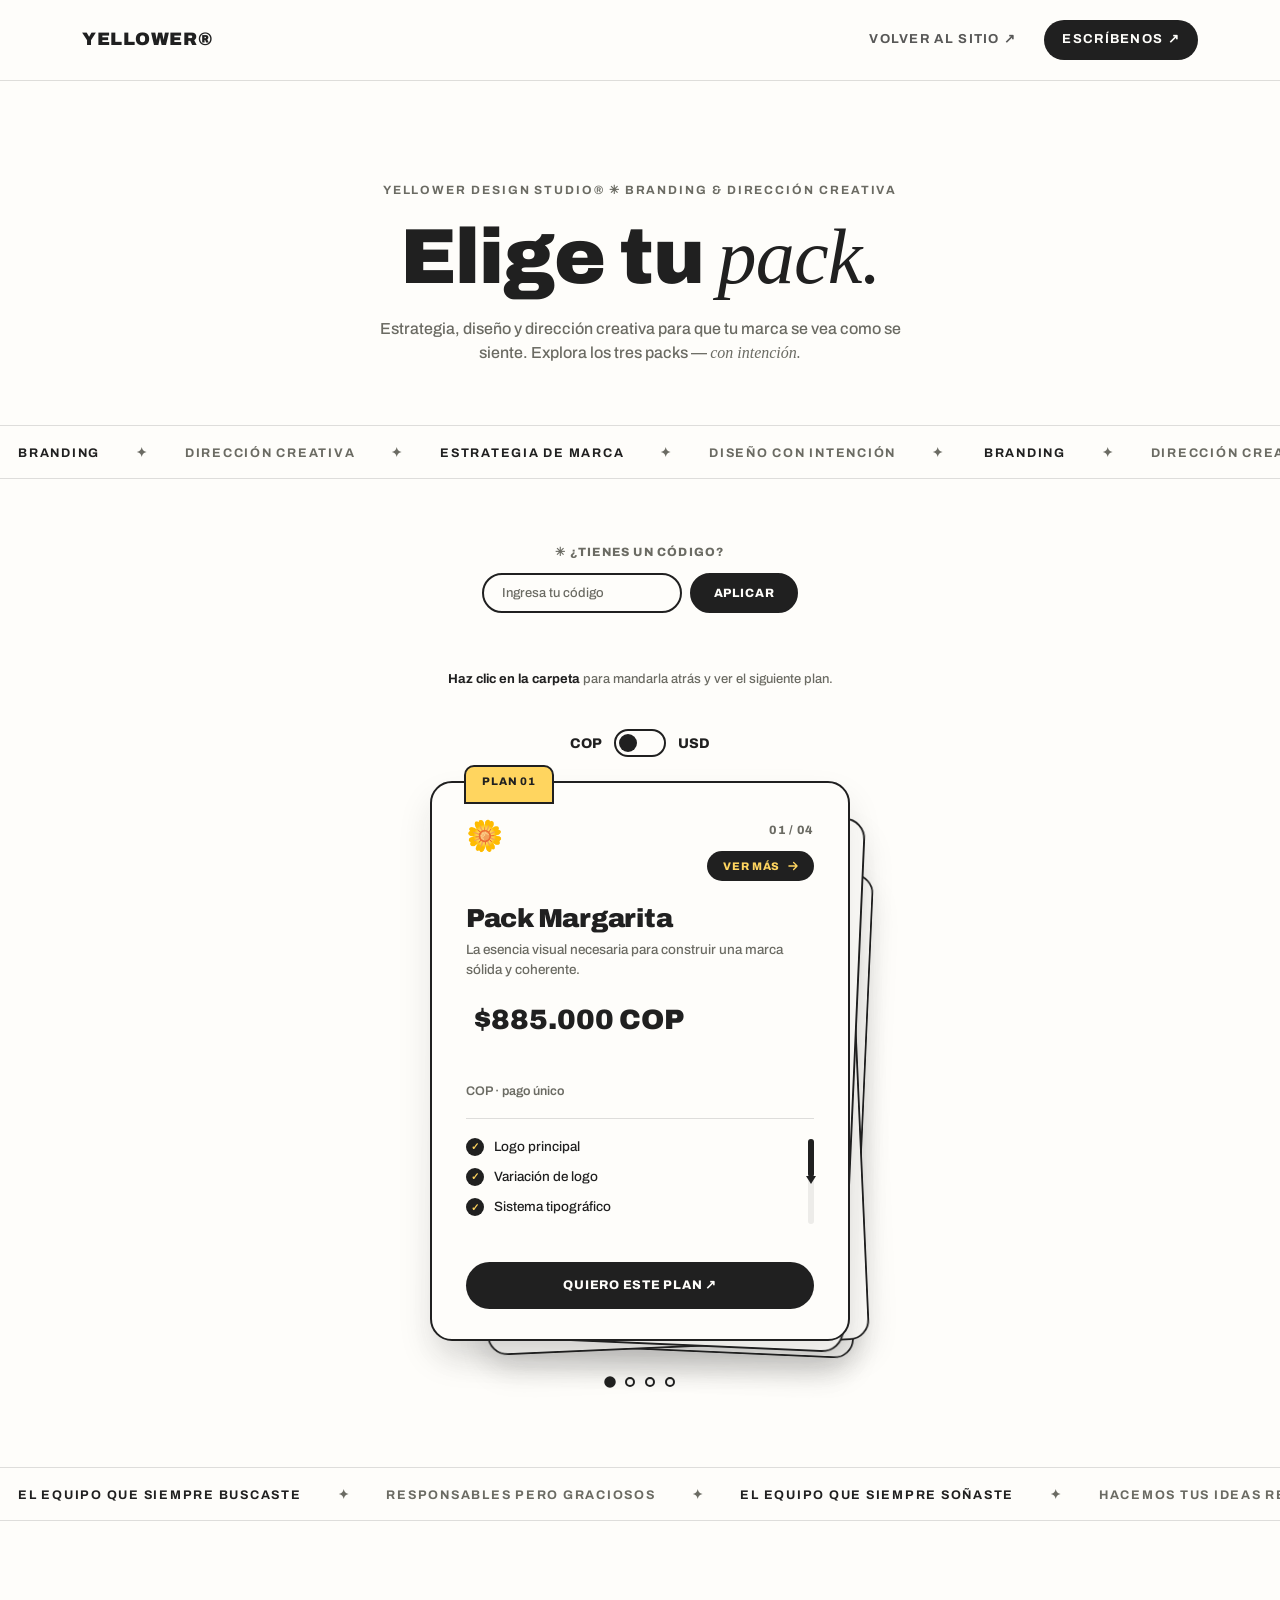
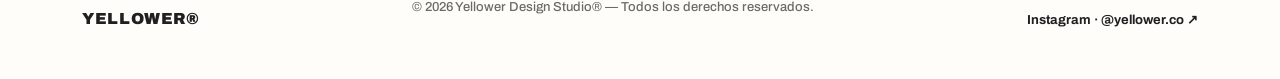
<file: branding/index.html>
<!DOCTYPE html>
<html lang="es">

<head>
  <meta charset="UTF-8">
  <meta name="viewport" content="width=device-width, initial-scale=1.0">
  <title>Branding & Dirección Creativa — Yellower Design Studio®</title>
  <link rel="icon" type="image/png" href="/favicon/favicon-96x96.png" sizes="96x96" />
  <link rel="icon" type="image/svg+xml" href="/favicon/favicon.svg" />
  <link rel="shortcut icon" href="/favicon/favicon.ico" />
  <link rel="apple-touch-icon" sizes="180x180" href="/favicon/apple-touch-icon.png" />
  <meta name="apple-mobile-web-app-title" content="MyWebSite" />
  <link rel="manifest" href="/favicon/site.webmanifest" />
  <link rel="preconnect" href="https://fonts.googleapis.com">
  <link rel="preconnect" href="https://fonts.gstatic.com" crossorigin>
  <link
    href="https://fonts.googleapis.com/css2?family=Archivo:ital,wght@0,400;0,500;0,600;0,700;0,800;0,900;1,500&display=swap"
    rel="stylesheet">
  <link rel="stylesheet" href="/css/currencyScript.css">
  <style>
    :root {
      --cream: #FEFDFA;
      --black: #202020;
      --yellow: #FFD55F;
      --yellow-deep: #F2BA3E;
      --grey: #6B6B63;
      --rule: rgba(32, 32, 32, 0.14);
    }

    * {
      box-sizing: border-box;
    }

    html {
      scroll-behavior: smooth;
    }

    body {
      margin: 0;
      background: var(--cream);
      color: var(--black);
      font-family: 'Archivo', sans-serif;
      font-weight: 500;
      -webkit-font-smoothing: antialiased;
      line-height: 1.5;
    }

    a {
      color: inherit;
    }

    .editorial {
      font-family: Georgia, 'Times New Roman', serif;
      font-style: italic;
      font-weight: 400;
    }

    .eyebrow {
      text-transform: uppercase;
      letter-spacing: 0.16em;
      font-size: 12px;
      font-weight: 700;
      color: var(--grey);
    }

    /* ---------- NAV ---------- */
    header {
      position: sticky;
      top: 0;
      z-index: 80;
      background: rgba(254, 253, 250, 0.9);
      backdrop-filter: blur(10px);
      border-bottom: 1px solid var(--rule);
    }

    .nav-inner {
      max-width: 1180px;
      margin: 0 auto;
      padding: 20px 32px;
      display: flex;
      align-items: center;
      justify-content: space-between;
    }

    .logo {
      font-weight: 900;
      letter-spacing: 0.04em;
      font-size: 18px;
      text-decoration: none;
    }

    .nav-links {
      display: flex;
      align-items: center;
      gap: 28px;
    }

    .nav-links a {
      font-size: 13px;
      text-transform: uppercase;
      letter-spacing: 0.1em;
      font-weight: 700;
      text-decoration: none;
      color: var(--black);
      opacity: 0.75;
      transition: opacity .2s ease;
    }

    .nav-links a:hover {
      opacity: 1;
    }

    .nav-cta {
      background: var(--black);
      color: var(--cream) !important;
      padding: 10px 18px;
      border-radius: 999px;
      opacity: 1 !important;
    }

    @media (max-width:720px) {
      .nav-links a:not(.nav-cta) {
        display: none;
      }
    }

    /* ---------- HERO ---------- */
    .hero {
      max-width: 1180px;
      margin: 0 auto;
      padding: 88px 32px 20px;
      text-align: center;
    }

    .hero .eyebrow {
      margin-bottom: 20px;
    }

    .hero h1 {
      font-size: clamp(38px, 6.2vw, 78px);
      line-height: 0.98;
      font-weight: 900;
      letter-spacing: -0.01em;
      margin: 0 0 22px;
    }

    .hero p.lead {
      max-width: 540px;
      margin: 0 auto;
      font-size: 16px;
      color: var(--grey);
      font-weight: 500;
    }

    .marquee {
      border-top: 1px solid var(--rule);
      border-bottom: 1px solid var(--rule);
      overflow: hidden;
      padding: 14px 0;
      white-space: nowrap;
      margin-top: 40px;
    }

    .marquee-track {
      display: inline-block;
      animation: scroll 30s linear infinite;
    }

    .marquee span {
      font-size: 12.5px;
      text-transform: uppercase;
      letter-spacing: 0.14em;
      font-weight: 700;
      color: var(--grey);
      padding: 0 18px;
    }

    .marquee span.accent {
      color: var(--black);
    }

    @keyframes scroll {
      0% {
        transform: translateX(0);
      }

      100% {
        transform: translateX(-50%);
      }
    }

    @media (prefers-reduced-motion: reduce) {
      .marquee-track {
        animation: none;
      }
    }

    /* ---------- DECK SECTION ---------- */
    .deck-section {
      max-width: 1180px;
      margin: 0 auto;
      padding: 64px 32px 40px;
      display: flex;
      flex-direction: column;
      align-items: center;
    }

    .promo-box {
      display: flex;
      flex-direction: column;
      align-items: center;
      margin-bottom: 28px;
    }

    .promo-label {
      font-size: 12px;
      font-weight: 800;
      text-transform: uppercase;
      letter-spacing: 0.1em;
      color: var(--grey);
      margin: 0 0 12px;
    }

    .promo-form {
      display: flex;
      gap: 8px;
    }

    .promo-input {
      font-family: 'Archivo', sans-serif;
      font-weight: 700;
      font-size: 13px;
      letter-spacing: 0.06em;
      text-transform: uppercase;
      color: var(--black);
      background: var(--cream);
      border: 2px solid var(--black);
      border-radius: 999px;
      padding: 11px 18px;
      width: 200px;
      outline: none;
      transition: border-color .2s ease, box-shadow .2s ease;
    }

    .promo-input::placeholder {
      color: var(--grey);
      text-transform: none;
      font-weight: 500;
      letter-spacing: normal;
    }

    .promo-input:focus {
      box-shadow: 0 0 0 3px rgba(255, 213, 95, 0.5);
    }

    .promo-btn {
      font-family: 'Archivo', sans-serif;
      font-weight: 800;
      font-size: 12px;
      text-transform: uppercase;
      letter-spacing: 0.07em;
      background: var(--black);
      color: var(--cream);
      border: 2px solid var(--black);
      border-radius: 999px;
      padding: 11px 22px;
      cursor: pointer;
      transition: transform .2s ease, background .2s ease;
    }

    .promo-btn:hover {
      transform: translateY(-2px);
    }

    .promo-msg {
      min-height: 18px;
      margin: 10px 0 0;
      font-size: 12.5px;
      font-weight: 700;
    }

    .promo-msg.ok {
      color: #5B7A4B;
    }

    .promo-msg.err {
      color: #B5482B;
    }

    .promo-input.shake {
      animation: shake .4s ease;
    }

    @keyframes shake {

      0%,
      100% {
        transform: translateX(0);
      }

      25% {
        transform: translateX(-6px);
      }

      75% {
        transform: translateX(6px);
      }
    }

    @media (max-width:480px) {
      .promo-form {
        flex-direction: column;
        width: 100%;
        align-items: center;
      }

      .promo-input {
        width: 220px;
      }
    }

    .deck-instructions {
      font-size: 13px;
      color: var(--grey);
      margin: 0 0 40px;
      text-align: center;
    }

    .deck-instructions strong {
      color: var(--black);
    }

    .deck {
      position: relative;
      width: 420px;
      max-width: 92vw;
      height: 560px;
    }

    .card-plan {
      position: absolute;
      inset: 0;
      background: var(--cream);
      border: 2px solid var(--black);
      border-radius: 22px;
      padding: 38px 34px 30px;
      display: flex;
      flex-direction: column;
      cursor: pointer;
      transition: transform .5s cubic-bezier(.22, .85, .34, 1), opacity .4s ease, box-shadow .4s ease;
      box-shadow: 0 18px 34px rgba(32, 32, 32, 0.10);
      will-change: transform, opacity;
    }

    .card-plan.no-anim {
      transition: none !important;
    }

    .card-plan.flying {
      transition: transform .55s cubic-bezier(.5, 0, .75, 0), opacity .5s ease .1s;
    }

    .tab {
      position: absolute;
      top: -18px;
      left: 32px;
      background: var(--yellow);
      border: 2px solid var(--black);
      border-radius: 10px 10px 0 0;
      padding: 6px 16px 12px;
      font-size: 11px;
      font-weight: 800;
      text-transform: uppercase;
      letter-spacing: 0.08em;
      z-index: 2;
    }

    .card-plan[data-tab="cream"] .tab {
      background: var(--cream);
    }

    .card-top {
      display: flex;
      align-items: flex-start;
      justify-content: space-between;
      margin-bottom: 18px;
    }

    .plan-icon {
      font-size: 30px;
      line-height: 1;
    }

    .top-right {
      display: flex;
      flex-direction: column;
      align-items: flex-end;
      gap: 12px;
    }

    .plan-index {
      font-size: 12px;
      font-weight: 800;
      color: var(--grey);
      letter-spacing: 0.06em;
    }

    .card-plan h2 {
      font-size: 26px;
      font-weight: 900;
      letter-spacing: -0.01em;
      margin: 0 0 2px;
    }

    .plan-desc {
      font-size: 13.5px;
      color: var(--grey);
      font-weight: 500;
      margin: 0 0 18px;
      line-height: 1.5;
    }

    .price-block {
      margin-bottom: 16px;
    }

    .price-row {
      display: flex;
      align-items: baseline;
      gap: 8px;
      flex-wrap: wrap;
      margin-bottom: 6px;
    }

    .price-old {
      font-size: 15px;
      font-weight: 700;
      color: var(--grey);
      text-decoration: line-through;
      opacity: 0;
      max-width: 0;
      overflow: hidden;
      white-space: nowrap;
      transition: opacity .3s ease;
    }

    .price-old.show {
      opacity: 1;
      max-width: 200px;
    }

    .price {
      font-size: 28px;
      font-weight: 900;
      transition: color .3s ease;
    }

    .price-unit {
      font-size: 12.5px;
      color: var(--grey);
      font-weight: 600;
    }

    .discount-badge {
      display: inline-flex;
      align-items: center;
      background: var(--yellow);
      border: 1.5px solid var(--black);
      color: var(--black);
      font-size: 10px;
      font-weight: 800;
      letter-spacing: 0.04em;
      text-transform: uppercase;
      padding: 3px 8px;
      border-radius: 999px;
      opacity: 0;
      transform: scale(0.8);
      transition: opacity .25s ease, transform .25s ease;
    }

    .discount-badge.show {
      opacity: 1;
      transform: scale(1);
    }

    .rule {
      border: none;
      border-top: 1px solid var(--rule);
      margin: 0 0 18px;
    }

    .features-wrap {
      position: relative;
      flex: 1;
      min-height: 0;
      display: flex;
      flex-direction: column;
      margin-bottom: 22px;
      padding-right: 16px;
    }

    .features {
      list-style: none;
      margin: 0;
      padding: 0;
      display: flex;
      flex-direction: column;
      gap: 10px;
      flex: 1;
      overflow-y: auto;
      scrollbar-width: none;
    }

    .features::-webkit-scrollbar {
      display: none;
    }

    /* Custom scrollbar: a thumb with an arrow tail that stretches downward,
     drawn right where the real scrollbar would sit. */
    .scroll-track {
      position: absolute;
      top: 2px;
      bottom: 2px;
      right: 0;
      width: 6px;
      background: rgba(32, 32, 32, 0.08);
      border-radius: 999px;
      opacity: 0;
      transition: opacity .3s ease;
    }

    .features-wrap.has-more .scroll-track {
      opacity: 1;
    }

    .scroll-thumb {
      position: absolute;
      top: 0;
      left: 50%;
      width: 6px;
      transform: translateX(-50%);
      background: var(--black);
      border-radius: 999px;
      transition: top .1s linear;
    }

    .thumb-arrow-bottom {
      position: absolute;
      left: 50%;
      bottom: -7px;
      width: 0;
      height: 0;
      border-left: 5px solid transparent;
      border-right: 5px solid transparent;
      border-top: 8px solid var(--black);
      transform-origin: top center;
      transform: translateX(-50%) scaleY(1);
      opacity: 0;
      transition: opacity .3s ease;
    }

    .thumb-arrow-top {
      position: absolute;
      left: 50%;
      top: -7px;
      width: 0;
      height: 0;
      border-left: 5px solid transparent;
      border-right: 5px solid transparent;
      border-bottom: 8px solid var(--black);
      transform-origin: bottom center;
      transform: translateX(-50%) scaleY(1);
      opacity: 0;
      transition: opacity .3s ease;
    }

    /* Bottom arrow: visible whenever there's more below; pulses only before the
     user has started scrolling, inviting them down. */
    .features-wrap.has-more:not(.at-bottom) .thumb-arrow-bottom {
      opacity: 1;
    }

    .features-wrap.has-more.unscrolled .thumb-arrow-bottom {
      animation: thumbStretchDown 1.8s ease-in-out infinite;
    }

    /* Top arrow: visible once the user has scrolled away from the top; pulses
     once they've hit the bottom, inviting them back up. */
    .features-wrap.has-more:not(.unscrolled) .thumb-arrow-top {
      opacity: 1;
    }

    .features-wrap.has-more.at-bottom .thumb-arrow-top {
      animation: thumbStretchUp 1.8s ease-in-out infinite;
    }

    @keyframes thumbStretchDown {

      0%,
      100% {
        transform: translateX(-50%) scaleY(1);
        opacity: 0.7;
      }

      50% {
        transform: translateX(-50%) scaleY(2.2);
        opacity: 1;
      }
    }

    @keyframes thumbStretchUp {

      0%,
      100% {
        transform: translateX(-50%) scaleY(1);
        opacity: 0.7;
      }

      50% {
        transform: translateX(-50%) scaleY(2.2);
        opacity: 1;
      }
    }

    .features li {
      display: flex;
      align-items: flex-start;
      gap: 10px;
      font-size: 13.5px;
      font-weight: 500;
    }

    .features li .check {
      flex-shrink: 0;
      width: 18px;
      height: 18px;
      border-radius: 50%;
      background: var(--black);
      color: var(--yellow);
      font-size: 10px;
      font-weight: 900;
      display: flex;
      align-items: center;
      justify-content: center;
      margin-top: 1px;
    }

    .card-cta {
      display: flex;
      align-items: center;
      justify-content: center;
      gap: 8px;
      text-decoration: none;
      background: var(--black);
      color: var(--cream);
      font-weight: 800;
      font-size: 12.5px;
      text-transform: uppercase;
      letter-spacing: 0.06em;
      padding: 14px 20px;
      border-radius: 999px;
      margin-top: 14px;
      transition: transform .2s ease, background .2s ease;
    }

    .card-cta:hover {
      background: #000;
      transform: translateY(-2px);
    }

    .card-plan:not(.is-front) {
      pointer-events: none;
    }

    .card-plan.is-front .card-cta {
      pointer-events: auto;
    }

    .next-hint {
      display: flex;
      align-items: center;
      gap: 6px;
      background: var(--black);
      color: var(--yellow);
      border: none;
      border-radius: 999px;
      padding: 8px 14px 8px 16px;
      font-family: 'Archivo', sans-serif;
      font-size: 11px;
      font-weight: 800;
      text-transform: uppercase;
      letter-spacing: 0.06em;
      cursor: pointer;
      opacity: 0;
      transform: translateX(0);
      transition: opacity .3s ease, transform .25s ease;
      pointer-events: none;
    }

    .next-hint svg {
      width: 14px;
      height: 14px;
      flex-shrink: 0;
    }

    .card-plan.is-front .next-hint {
      opacity: 1;
      pointer-events: auto;
    }

    .card-plan.is-front:hover .next-hint {
      transform: translateX(3px);
    }

    /* ---------- DOTS ---------- */
    .dots {
      display: flex;
      gap: 10px;
      margin-top: 36px;
    }

    .dot {
      width: 10px;
      height: 10px;
      border-radius: 50%;
      background: transparent;
      border: 2px solid var(--black);
      cursor: pointer;
      padding: 0;
      transition: background .25s ease, transform .25s ease;
    }

    .dot.active {
      background: var(--black);
      transform: scale(1.15);
    }

    .disclaimer {
      display: flex;
      gap: 14px;
      align-items: flex-start;
      background: var(--yellow);
      border: 2px solid var(--black);
      border-radius: 16px;
      padding: 20px 24px;
      max-width: 460px;
      margin-top: 36px;
    }

    .disclaimer-mark {
      font-size: 20px;
      font-weight: 900;
      line-height: 1.3;
      flex-shrink: 0;
    }

    .disclaimer p {
      margin: 0;
      font-size: 13.5px;
      font-weight: 600;
      line-height: 1.5;
    }

    .disclaimer p strong {
      font-weight: 800;
    }

    @media (max-width:480px) {
      .deck {
        height: 600px;
      }

      .card-plan {
        padding: 32px 24px 26px;
      }

      .disclaimer {
        padding: 18px 20px;
      }
    }

    /* ---------- FOOTER ---------- */
    footer {
      max-width: 1180px;
      margin: 0 auto;
      padding: 64px 32px 48px;
      display: flex;
      justify-content: space-between;
      align-items: flex-end;
      flex-wrap: wrap;
      gap: 24px;
    }

    footer .logo {
      font-size: 16px;
    }

    footer .fine {
      font-size: 13px;
      color: var(--grey);
    }

    footer a.ig {
      text-decoration: none;
      font-size: 13px;
      font-weight: 700;
      color: var(--black);
    }
  </style>
</head>

<body>

  <header>
    <div class="nav-inner">
      <a class="logo" href="https://yellowerdesignstudio.com/">YELLOWER®</a>
      <nav class="nav-links">
        <a href="https://yellowerdesignstudio.com/">Volver al sitio ↗</a>
        <a class="nav-cta" href="https://wa.me/573134553455" target="_blank" rel="noopener">Escríbenos ↗</a>
      </nav>
    </div>
  </header>

  <main>
    <section class="hero">
      <p class="eyebrow">Yellower Design Studio® ✳ Branding & Dirección Creativa</p>
      <h1>Elige tu <span class="editorial">pack.</span></h1>
      <p class="lead">Estrategia, diseño y dirección creativa para que tu marca se vea como se siente. Explora los tres
        packs — <span class="editorial">con intención.</span></p>
    </section>

    <div class="marquee">
      <div class="marquee-track">
        <span class="accent">BRANDING</span><span>✦</span><span>DIRECCIÓN CREATIVA</span><span>✦</span><span
          class="accent">ESTRATEGIA DE MARCA</span><span>✦</span><span>DISEÑO CON INTENCIÓN</span><span>✦</span>
        <span class="accent">BRANDING</span><span>✦</span><span>DIRECCIÓN CREATIVA</span><span>✦</span><span
          class="accent">ESTRATEGIA DE MARCA</span><span>✦</span><span>DISEÑO CON INTENCIÓN</span><span>✦</span>
      </div>
    </div>

    <section class="deck-section">
      <div class="promo-box" id="promoBox">
        <p class="promo-label">✳ ¿Tienes un código?</p>
        <form id="promoForm" class="promo-form" autocomplete="off">
          <input type="text" id="promoInput" class="promo-input" placeholder="Ingresa tu código" maxlength="20">
          <button type="submit" class="promo-btn">Aplicar</button>
        </form>
        <p class="promo-msg" id="promoMsg">&nbsp;</p>
      </div>

      <p class="deck-instructions" id="deckInstructions"><strong>Haz clic en la carpeta</strong> para mandarla atrás y
        ver el siguiente plan.</p>

      <div class="currency-switch-container">
        <span class="currency-label">COP</span>
        <label class="switch">
          <input type="checkbox" id="currencySwitch">
          <span class="slider round"></span>
        </label>
        <span class="currency-label">USD</span>
      </div>
      
      <div class="deck" id="deck">

        <article class="card-plan" data-plan="0" data-tab="yellow" data-regular="$885.000 COP" data-preferential="$700.000 COP">
          <div class="tab">Plan 01</div>
          <div class="card-top">
            <span class="plan-icon">🌼</span>
            <div class="top-right">
              <span class="plan-index">01 / 04</span>
              <button type="button" class="next-hint" aria-label="Ver siguiente plan"><span>Ver más</span><svg
                  viewBox="0 0 24 24" fill="none" xmlns="http://www.w3.org/2000/svg">
                  <path d="M5 12H19M19 12L13 6M19 12L13 18" stroke="currentColor" stroke-width="2.2"
                    stroke-linecap="round" stroke-linejoin="round" />
                </svg></button>
            </div>
          </div>
          <h2>Pack Margarita</h2>
          <p class="plan-desc">La esencia visual necesaria para construir una marca sólida y coherente.</p>
          <div class="price-block">
            <div class="price-row">
              <span class="price-old">$885.000</span>
              <span class="price">$885.000</span>
              <span class="discount-badge">Descuento Especial</span>
            </div>
            <span class="price-unit">COP · pago único</span>
          </div>
          <hr class="rule">
          <div class="features-wrap">
            <ul class="features">
              <li><span class="check">✓</span> Logo principal</li>
              <li><span class="check">✓</span> Variación de logo</li>
              <li><span class="check">✓</span> Sistema tipográfico</li>
              <li><span class="check">✓</span> Paleta de colores</li>
              <li><span class="check">✓</span> Elementos decorativos</li>
              <li><span class="check">✓</span> Línea visual – Brandboard</li>
              <li><span class="check">✓</span> Dirección visual de marca</li>
            </ul>
            <div class="scroll-track">
              <div class="scroll-thumb"><span class="thumb-arrow-top"></span><span class="thumb-arrow-bottom"></span>
              </div>
            </div>
          </div>
          <a class="card-cta" target="_blank" rel="noopener"
            href="https://wa.me/573134553455?text=Hola%20Yellower%2C%20quiero%20el%20Pack%20Margarita%20%F0%9F%8C%BC">Quiero
            este plan ↗</a>
        </article>

        <article class="card-plan" data-plan="1" data-tab="cream" data-regular="$1.120.000 COP"
          data-preferential="$950.000 COP">
          <div class="tab">Plan 02</div>
          <div class="card-top">
            <span class="plan-icon">🌷</span>
            <div class="top-right">
              <span class="plan-index">02 / 04</span>
              <button type="button" class="next-hint" aria-label="Ver siguiente plan"><span>Ver más</span><svg
                  viewBox="0 0 24 24" fill="none" xmlns="http://www.w3.org/2000/svg">
                  <path d="M5 12H19M19 12L13 6M19 12L13 18" stroke="currentColor" stroke-width="2.2"
                    stroke-linecap="round" stroke-linejoin="round" />
                </svg></button>
            </div>
          </div>
          <h2>Pack Rosa</h2>
          <p class="plan-desc">Una identidad visual más dinámica, pensada para marcas que quieren destacar y tener mayor
            versatilidad.</p>
          <div class="price-block">
            <div class="price-row">
              <span class="price-old">$1.120.000</span>
              <span class="price">$1.120.000</span>
              <span class="discount-badge">DCTO.</span>
            </div>
            <span class="price-unit">COP · pago único</span>
          </div>
          <hr class="rule">
          <div class="features-wrap">
            <ul class="features">
              <li><span class="check">✓</span> Todo lo incluido en Pack Margarita</li>
              <li><span class="check">✓</span> Un diseño digital de papelería</li>
              <li><span class="check">✓</span> Animación de logo</li>
            </ul>
            <div class="scroll-track">
              <div class="scroll-thumb"><span class="thumb-arrow-top"></span><span class="thumb-arrow-bottom"></span>
              </div>
            </div>
          </div>
          <a class="card-cta" target="_blank" rel="noopener"
            href="https://wa.me/573134553455?text=Hola%20Yellower%2C%20quiero%20el%20Pack%20Rosa%20%F0%9F%8C%B7">Quiero
            este plan ↗</a>
        </article>

        <article class="card-plan" data-plan="2" data-tab="yellow" data-regular="$1.415.000 COP"
          data-preferential="$1.200.000 COP">
          <div class="tab">Plan 03</div>
          <div class="card-top">
            <span class="plan-icon">🌸</span>
            <div class="top-right">
              <span class="plan-index">03 / 04</span>
              <button type="button" class="next-hint" aria-label="Ver siguiente plan"><span>Ver más</span><svg
                  viewBox="0 0 24 24" fill="none" xmlns="http://www.w3.org/2000/svg">
                  <path d="M5 12H19M19 12L13 6M19 12L13 18" stroke="currentColor" stroke-width="2.2"
                    stroke-linecap="round" stroke-linejoin="round" />
                </svg></button>
            </div>
          </div>
          <h2>Pack Florece</h2>
          <p class="plan-desc">Una evolución visual para marcas que ya existen y necesitan renovarse sin perder su
            esencia.</p>
          <div class="price-block">
            <div class="price-row">
              <span class="price-old">$1.415.000</span>
              <span class="price">$1.415.000</span>
              <span class="discount-badge">DCTO.</span>
            </div>
            <span class="price-unit">COP · pago único</span>
          </div>
          <hr class="rule">
          <div class="features-wrap">
            <ul class="features">
              <li><span class="check">✓</span> Análisis de la identidad actual</li>
              <li><span class="check">✓</span> Actualización o rediseño de logo</li>
              <li><span class="check">✓</span> Nuevas variaciones de logo</li>
              <li><span class="check">✓</span> Actualización tipográfica</li>
              <li><span class="check">✓</span> Nueva paleta de colores</li>
              <li><span class="check">✓</span> Renovación de elementos decorativos</li>
              <li><span class="check">✓</span> Actualización de línea visual</li>
              <li><span class="check">✓</span> Nueva dirección visual de marca</li>
            </ul>
            <div class="scroll-track">
              <div class="scroll-thumb"><span class="thumb-arrow-top"></span><span class="thumb-arrow-bottom"></span>
              </div>
            </div>
          </div>
          <a class="card-cta" target="_blank" rel="noopener"
            href="https://wa.me/573134553455?text=Hola%20Yellower%2C%20quiero%20el%20Pack%20Florece%20%F0%9F%8C%B8">Quiero
            este plan ↗</a>
        </article>

        <article class="card-plan" data-plan="3" data-tab="cream" data-regular="$1.765.000 COP"
          data-preferential="$1.500.000 COP">
          <div class="tab">Plan 04</div>
          <div class="card-top">
            <span class="plan-icon">🌻</span>
            <div class="top-right">
              <span class="plan-index">04 / 04</span>
              <button type="button" class="next-hint" aria-label="Ver siguiente plan"><span>Ver más</span><svg
                  viewBox="0 0 24 24" fill="none" xmlns="http://www.w3.org/2000/svg">
                  <path d="M5 12H19M19 12L13 6M19 12L13 18" stroke="currentColor" stroke-width="2.2"
                    stroke-linecap="round" stroke-linejoin="round" />
                </svg></button>
            </div>
          </div>
          <h2>Pack Girasol</h2>
          <p class="plan-desc">Una identidad de marca completa, construida para mantener coherencia, personalidad y una
            dirección clara en cada punto de contacto.</p>
          <div class="price-block">
            <div class="price-row">
              <span class="price-old">$1.765.000</span>
              <span class="price">$1.765.000</span>
              <span class="discount-badge">DCTO.</span>
            </div>
            <span class="price-unit">COP · pago único</span>
          </div>
          <hr class="rule">
          <div class="features-wrap">
            <ul class="features">
              <li><span class="check">✓</span> Todo lo incluido en Pack Rosa</li>
              <li><span class="check">✓</span> Paleta de colores + códigos Pantone</li>
              <li><span class="check">✓</span> Manual de marca</li>
              <li><span class="check">✓</span> 3 mockups de merch</li>
              <li><span class="check">✓</span> Consultoría personalizada con Yani</li>
              <li><span class="check">✓</span> Estrategia y proyección de marca</li>
            </ul>
            <div class="scroll-track">
              <div class="scroll-thumb"><span class="thumb-arrow-top"></span><span class="thumb-arrow-bottom"></span>
              </div>
            </div>
          </div>
          <a class="card-cta" target="_blank" rel="noopener"
            href="https://wa.me/573134553455?text=Hola%20Yellower%2C%20quiero%20el%20Pack%20Girasol%20%F0%9F%8C%BB">Quiero
            este plan ↗</a>
        </article>

      </div>

      <div class="dots" id="dots">
        <button class="dot" data-plan="0" aria-label="Ver Plan 01"></button>
        <button class="dot" data-plan="1" aria-label="Ver Plan 02"></button>
        <button class="dot" data-plan="2" aria-label="Ver Plan 03"></button>
        <button class="dot" data-plan="3" aria-label="Ver Plan 04"></button>
      </div>
    </section>

    <div class="marquee">
      <div class="marquee-track">
        <span class="accent">EL EQUIPO QUE SIEMPRE BUSCASTE</span><span>✦</span><span>RESPONSABLES PERO
          GRACIOSOS</span><span>✦</span><span class="accent">EL EQUIPO QUE SIEMPRE
          SOÑASTE</span><span>✦</span><span>HACEMOS TUS IDEAS REALIDAD</span><span>✦</span>
        <span class="accent">EL EQUIPO QUE SIEMPRE BUSCASTE</span><span>✦</span><span>RESPONSABLES PERO
          GRACIOSOS</span><span>✦</span><span class="accent">EL EQUIPO QUE SIEMPRE
          SOÑASTE</span><span>✦</span><span>HACEMOS TUS IDEAS REALIDAD</span><span>✦</span>
      </div>
    </div>

    <footer>
      <div>
        <a class="logo" href="https://yellowerdesignstudio.com/">YELLOWER®</a>
      </div>
      <p class="fine">© 2026 Yellower Design Studio® — Todos los derechos reservados.</p>
      <a class="ig" href="https://www.instagram.com/yellower.co/" target="_blank" rel="noopener">Instagram ·
        @yellower.co ↗</a>
    </footer>
  </main>

<script>
  (function () {
      // ==========================================
      // 1. LÓGICA DE TARJETAS Y SCROLL (4 PLANES)
      // ==========================================
      const cards = Array.from(document.querySelectorAll('.card-plan'));
      const dots = Array.from(document.querySelectorAll('.dot'));
      let order = [0, 1, 2, 3]; // order[0] = frontmost plan index
      let animating = false;

      function offsetFor(depth) {
        return {
          x: depth * 14,
          y: depth * 16,
          scale: 1 - depth * 0.045,
          rot: depth === 0 ? 0 : (depth % 2 === 0 ? -2.5 : 2.5)
        };
      }

      // ---------- CUSTOM SCROLLBAR (arrow-tail thumb) ----------
      const featureWraps = Array.from(document.querySelectorAll('.features-wrap'));

      function updateScrollThumb(wrap) {
        const list = wrap.querySelector('.features');
        const track = wrap.querySelector('.scroll-track');
        const thumb = wrap.querySelector('.scroll-thumb');
        const trackHeight = track.clientHeight;
        const scrollableHeight = list.scrollHeight - list.clientHeight;
        const overflowing = scrollableHeight > 4;

        wrap.classList.toggle('has-more', overflowing);
        if (!overflowing) {
          wrap.classList.remove('unscrolled', 'at-bottom');
          return;
        }

        const thumbHeight = Math.max(24, (list.clientHeight / list.scrollHeight) * trackHeight);
        const maxTop = trackHeight - thumbHeight;
        const progress = scrollableHeight > 0 ? list.scrollTop / scrollableHeight : 0;
        const top = maxTop * progress;

        thumb.style.height = thumbHeight + 'px';
        thumb.style.top = top + 'px';

        wrap.classList.toggle('unscrolled', list.scrollTop < 4);
        wrap.classList.toggle('at-bottom', scrollableHeight - list.scrollTop < 4);
      }

      featureWraps.forEach(wrap => {
        const list = wrap.querySelector('.features');
        updateScrollThumb(wrap);
        list.addEventListener('scroll', () => updateScrollThumb(wrap));
      });

      window.addEventListener('resize', () => {
        featureWraps.forEach(updateScrollThumb);
      });

      // ---------- SCROLL LOCK ----------
      const deckEl = document.getElementById('deck');

      function getFrontList() {
        const frontCard = cards[order[0]];
        const wrap = frontCard.querySelector('.features-wrap');
        if (!wrap.classList.contains('has-more')) return null;
        return wrap.querySelector('.features');
      }

      if (deckEl) {
        deckEl.addEventListener('wheel', (e) => {
          const list = getFrontList();
          if (!list) return;

          const maxScroll = list.scrollHeight - list.clientHeight;
          const atTop = list.scrollTop <= 0;
          const atBottom = list.scrollTop >= maxScroll - 1;

          if (e.deltaY > 0 && !atBottom) {
            e.preventDefault();
            list.scrollTop += e.deltaY;
          } else if (e.deltaY < 0 && !atTop) {
            e.preventDefault();
            list.scrollTop += e.deltaY;
          }
        }, { passive: false });

        let touchStartY = null;

        deckEl.addEventListener('touchstart', (e) => {
          touchStartY = e.touches[0].clientY;
        }, { passive: true });

        deckEl.addEventListener('touchmove', (e) => {
          if (touchStartY === null) return;
          const currentY = e.touches[0].clientY;
          const deltaY = touchStartY - currentY; 

          const list = getFrontList();
          if (!list) { touchStartY = currentY; return; }

          const maxScroll = list.scrollHeight - list.clientHeight;
          const atTop = list.scrollTop <= 0;
          const atBottom = list.scrollTop >= maxScroll - 1;

          if ((deltaY > 0 && !atBottom) || (deltaY < 0 && !atTop)) {
            e.preventDefault();
            list.scrollTop += deltaY;
          }
          touchStartY = currentY;
        }, { passive: false });
      }

      function render() {
        order.forEach((planId, depth) => {
          const card = cards[planId];
          const o = offsetFor(depth);
          card.style.zIndex = 40 - depth;
          card.style.transform = `translate(${o.x}px, ${o.y}px) scale(${o.scale}) rotate(${o.rot}deg)`;
          card.style.opacity = 1;
          card.classList.toggle('is-front', depth === 0);
        });
        dots.forEach(dot => {
          dot.classList.toggle('active', parseInt(dot.dataset.plan, 10) === order[0]);
        });
        featureWraps.forEach(updateScrollThumb);
      }

      function sendFrontToBack() {
        if (animating) return;
        animating = true;
        const frontId = order[0];
        const frontCard = cards[frontId];

        frontCard.classList.add('flying');
        frontCard.style.transform = `translate(-40px, 340px) rotate(-14deg)`;
        frontCard.style.opacity = '0';

        setTimeout(() => {
          order.push(order.shift());
          frontCard.classList.add('no-anim');
          frontCard.classList.remove('flying');
          const backDepth = order.indexOf(frontId);
          const o = offsetFor(backDepth);
          frontCard.style.transform = `translate(${o.x}px, ${o.y}px) scale(${o.scale}) rotate(${o.rot}deg)`;
          frontCard.style.opacity = '1';
          frontCard.style.zIndex = 40 - backDepth;
          void frontCard.offsetWidth;
          frontCard.classList.remove('no-anim');
          render();
          animating = false;
        }, 520);
      }

      function jumpTo(planId) {
        if (animating || order[0] === planId) return;
        order = [planId, ...order.filter(id => id !== planId)];
        render();
      }

      cards.forEach(card => {
        card.addEventListener('click', (e) => {
          if (e.target.closest('.card-cta')) return;
          if (card.classList.contains('is-front')) sendFrontToBack();
        });
      });

      dots.forEach(dot => {
        dot.addEventListener('click', () => jumpTo(parseInt(dot.dataset.plan, 10)));
      });

      render();

      // ==========================================
      // 2. CONVERSOR FIJO (MANUAL) Y CÓDIGO PROMO
      // ==========================================
      const currencySwitch = document.getElementById("currencySwitch");
      let discountApplied = false;

      // AQUÍ DEFINES TUS PRECIOS FIJOS EN DÓLARES PARA ESTOS 4 PLANES
      const usdPrices = {
        "0": { regular: 280, preferential: 225 },
        "1": { regular: 360, preferential: 305 },
        "2": { regular: 455, preferential: 385 },
        "3": { regular: 565, preferential: 480 }
      };

      function parsePrice(text) {
        if (!text) return 0;
        return parseFloat(text.replace(/[^0-9]/g, '')) || 0;
      }

      cards.forEach(card => {
        card.dataset.baseReg = parsePrice(card.getAttribute("data-regular"));
        card.dataset.basePref = parsePrice(card.getAttribute("data-preferential"));
      });

      function updatePrices() {
        const isUSD = currencySwitch ? currencySwitch.checked : false;

        cards.forEach((card, index) => {
          const planId = card.getAttribute("data-plan") || String(index);
          const fixedUSD = usdPrices[planId] || { regular: 0, preferential: 0 };
          
          const regValCOP = parseFloat(card.dataset.baseReg) || 0;
          const prefValCOP = parseFloat(card.dataset.basePref) || 0;

          const priceOldEl = card.querySelector(".price-old");
          const priceEl = card.querySelector(".price");
          const unitEl = card.querySelector(".price-unit");

          if (isUSD) {
            const activeUSD = discountApplied ? fixedUSD.preferential : fixedUSD.regular;

            if (priceOldEl) priceOldEl.textContent = `$${fixedUSD.regular} USD`;
            if (priceEl) priceEl.textContent = `$${activeUSD} USD`;
            if (unitEl) unitEl.textContent = "USD · pago único";
          } else {
            const activeCOP = discountApplied ? prefValCOP : regValCOP;
            const formatCOP = (num) => `$${num.toLocaleString('es-CO')}`;

            if (priceOldEl) priceOldEl.textContent = card.getAttribute("data-regular");
            if (priceEl) priceEl.textContent = discountApplied ? card.getAttribute("data-preferential") : card.getAttribute("data-regular");
            if (unitEl) unitEl.textContent = "COP · pago único";
          }
        });
      }

      if (currencySwitch) {
        currencySwitch.addEventListener("change", updatePrices);
      }

      const PROMO_CODE = 'SOYYELLOVER';
      const promoForm = document.getElementById('promoForm');
      const promoInput = document.getElementById('promoInput');
      const promoMsg = document.getElementById('promoMsg');

      function applyDiscount() {
        if (discountApplied) return;
        discountApplied = true;
        
        cards.forEach(card => {
          const priceOld = card.querySelector('.price-old');
          const badge = card.querySelector('.discount-badge');
          if (priceOld) priceOld.classList.add('show');
          if (badge) badge.classList.add('show');
        });

        if (promoMsg) {
          promoMsg.textContent = '✳ Código aplicado — precios preferenciales activos.';
          promoMsg.className = 'promo-msg ok';
        }
        if (promoInput) {
          promoInput.value = 'SOYYELLOVER ✓';
          promoInput.disabled = true;
        }
        
        updatePrices();
      }

      if (promoForm) {
        promoForm.addEventListener('submit', (e) => {
          e.preventDefault();
          if (discountApplied) return;
          const value = promoInput.value.trim().toUpperCase().replace(/\s+/g, '');
          if (value === PROMO_CODE) {
            applyDiscount();
          } else {
            if (promoMsg) {
              promoMsg.textContent = 'Código no válido. Intenta de nuevo.';
              promoMsg.className = 'promo-msg err';
            }
            if (promoInput) {
              promoInput.classList.remove('shake');
              void promoInput.offsetWidth;
              promoInput.classList.add('shake');
            }
          }
        });
      }

      updatePrices();

  })();
</script>

</body>

</html>
</file>
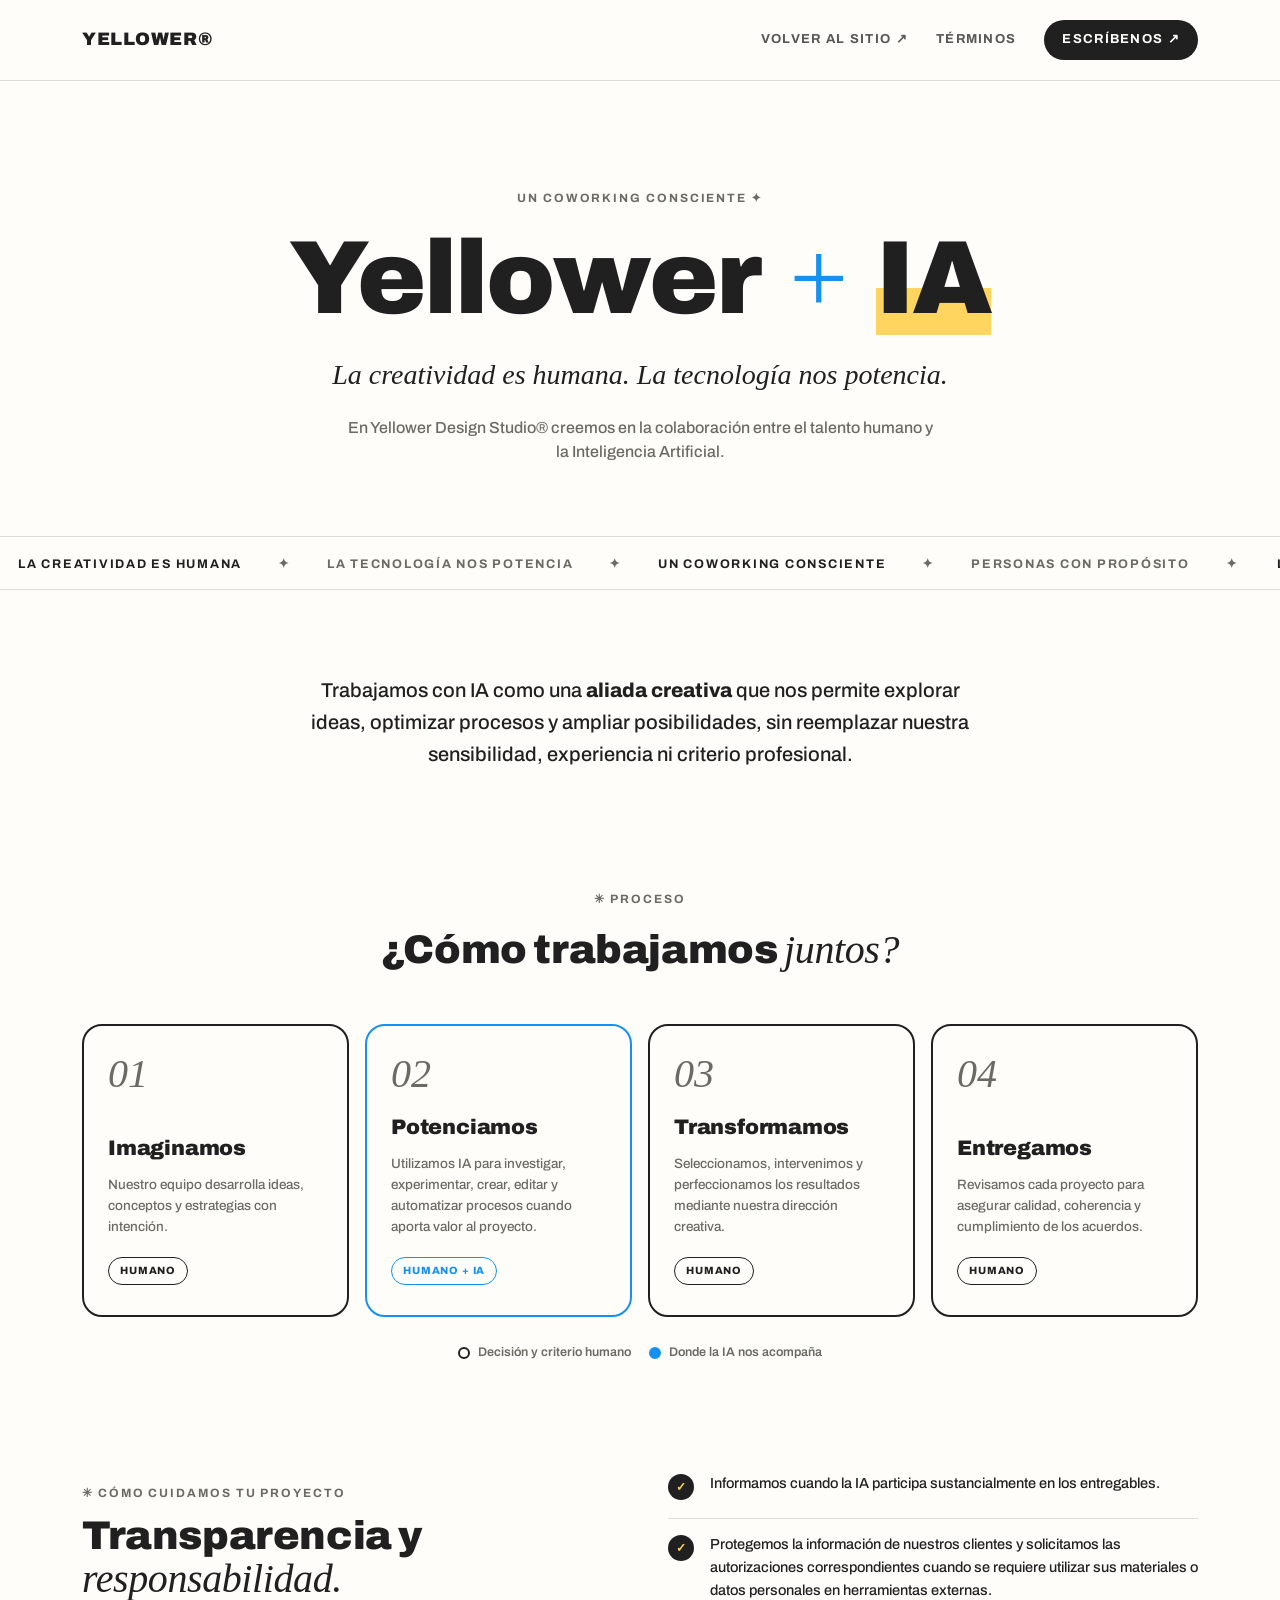
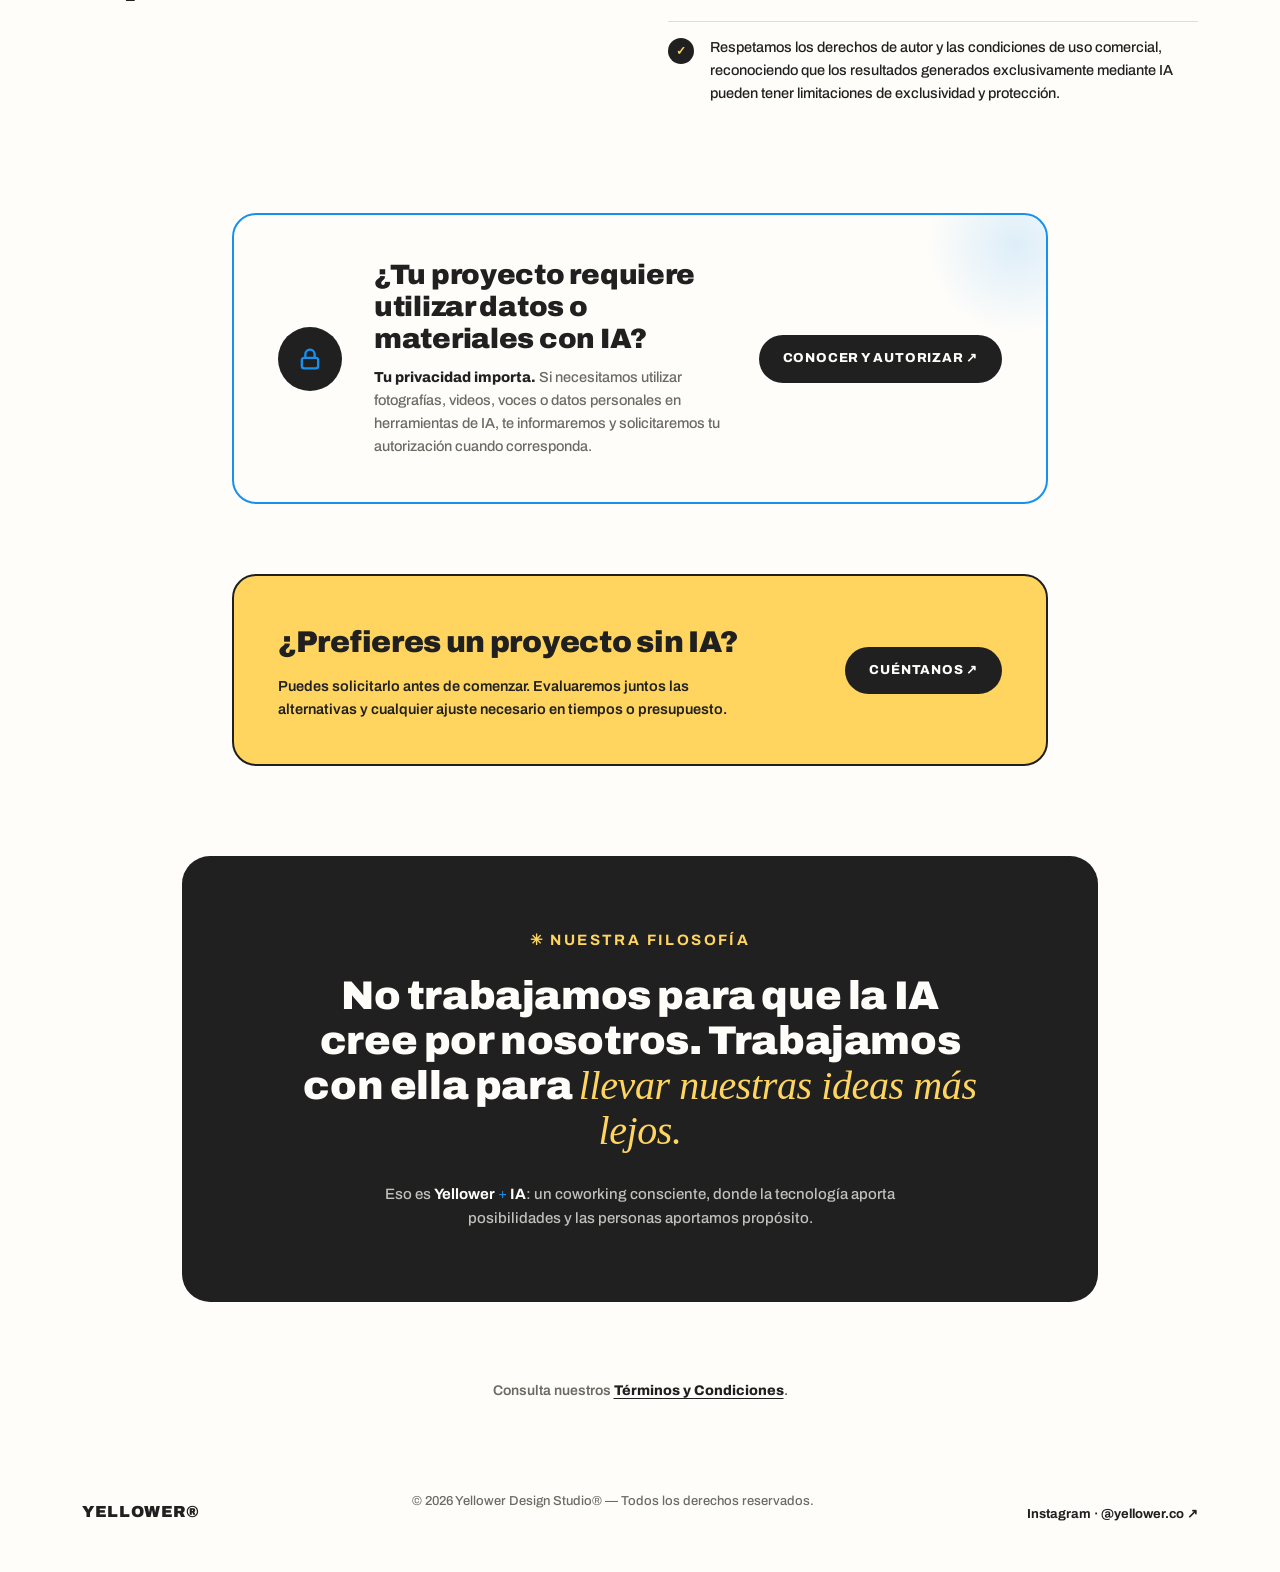
<file: ia/index.html>
<!DOCTYPE html>
<html lang="es">
<head>
<meta charset="UTF-8">
<meta name="viewport" content="width=device-width, initial-scale=1.0">
<title>Yellower + IA — Un coworking consciente · Yellower Design Studio®</title>
<link rel="icon" type="image/png" href="favicon/favicon-96x96.png" sizes="96x96" />
<link rel="icon" type="image/svg+xml" href="favicon/favicon.svg" />
<link rel="shortcut icon" href="favicon/favicon.ico" />
<link rel="apple-touch-icon" sizes="180x180" href="favicon/apple-touch-icon.png" />
<meta name="apple-mobile-web-app-title" content="MyWebSite" />
<link rel="manifest" href="favicon/site.webmanifest" />
<meta name="description" content="La creatividad es humana. La tecnología nos potencia. Así trabajamos con Inteligencia Artificial en Yellower Design Studio®.">
<link rel="preconnect" href="https://fonts.googleapis.com">
<link rel="preconnect" href="https://fonts.gstatic.com" crossorigin>
<link href="https://fonts.googleapis.com/css2?family=Archivo:ital,wght@0,400;0,500;0,600;0,700;0,800;0,900;1,500&display=swap" rel="stylesheet">
<style>
  :root{
    --cream:#FEFDFA;
    --black:#202020;
    --yellow:#FFD55F;
    --blue:#1691EF;
    --grey:#6B6B63;
    --rule: rgba(32,32,32,0.14);
  }
  *{box-sizing:border-box;}
  html{scroll-behavior:smooth;}
  body{
    margin:0;
    background:var(--cream);
    color:var(--black);
    font-family:'Archivo', sans-serif;
    font-weight:500;
    -webkit-font-smoothing:antialiased;
    line-height:1.5;
  }
  a{color:inherit;}
  .editorial{
    font-family: Georgia, 'Times New Roman', serif;
    font-style:italic;
    font-weight:400;
  }
  .eyebrow{
    text-transform:uppercase;
    letter-spacing:0.16em;
    font-size:12px;
    font-weight:700;
    color:var(--grey);
  }

  /* ---------- NAV ---------- */
  header{
    position:sticky;
    top:0;
    z-index:80;
    background:rgba(254,253,250,0.9);
    backdrop-filter:blur(10px);
    border-bottom:1px solid var(--rule);
  }
  .nav-inner{
    max-width:1180px;
    margin:0 auto;
    padding:20px 32px;
    display:flex;
    align-items:center;
    justify-content:space-between;
  }
  .logo{
    font-weight:900;
    letter-spacing:0.04em;
    font-size:18px;
    text-decoration:none;
  }
  .nav-links{
    display:flex;
    align-items:center;
    gap:28px;
  }
  .nav-links a{
    font-size:13px;
    text-transform:uppercase;
    letter-spacing:0.1em;
    font-weight:700;
    text-decoration:none;
    color:var(--black);
    opacity:0.75;
    transition:opacity .2s ease;
  }
  .nav-links a:hover{opacity:1;}
  .nav-cta{
    background:var(--black);
    color:var(--cream) !important;
    padding:10px 18px;
    border-radius:999px;
    opacity:1 !important;
  }
  @media (max-width:720px){
    .nav-links a:not(.nav-cta){display:none;}
  }

  /* ---------- HERO ---------- */
  .hero{
    max-width:980px;
    margin:0 auto;
    padding:96px 32px 24px;
    text-align:center;
  }
  .hero .eyebrow{margin-bottom:22px;}
  .hero h1{
    font-size:clamp(46px, 8.4vw, 104px);
    line-height:0.95;
    font-weight:900;
    letter-spacing:-0.02em;
    margin:0 0 26px;
  }
  .hero h1 .plus{
    display:inline-block;
    color:var(--blue);
    font-family:Georgia, serif;
    font-style:italic;
    font-weight:400;
    margin:0 0.08em;
  }
  .hero h1 .ia{
    background:linear-gradient(180deg, transparent 58%, var(--yellow) 58%);
  }
  .hero .tagline{
    font-family:Georgia, serif;
    font-style:italic;
    font-size:clamp(20px, 3vw, 28px);
    margin:0 0 20px;
  }
  .hero p.lead{
    max-width:600px;
    margin:0 auto;
    font-size:16px;
    color:var(--grey);
    font-weight:500;
  }

  .marquee{
    border-top:1px solid var(--rule);
    border-bottom:1px solid var(--rule);
    overflow:hidden;
    padding:14px 0;
    white-space:nowrap;
    margin-top:48px;
  }
  .marquee-track{
    display:inline-block;
    animation: scroll 32s linear infinite;
  }
  .marquee span{
    font-size:12.5px;
    text-transform:uppercase;
    letter-spacing:0.14em;
    font-weight:700;
    color:var(--grey);
    padding:0 18px;
  }
  .marquee span.accent{color:var(--black);}
  @keyframes scroll{
    0%{transform:translateX(0);}
    100%{transform:translateX(-50%);}
  }
  @media (prefers-reduced-motion: reduce){
    .marquee-track{animation:none;}
  }

  /* ---------- BELIEF ---------- */
  .belief{
    max-width:760px;
    margin:0 auto;
    padding:84px 32px 20px;
    text-align:center;
  }
  .belief p{
    font-size:clamp(17px, 2.2vw, 20px);
    color:var(--black);
    font-weight:500;
    line-height:1.6;
    margin:0 0 18px;
  }
  .belief p.muted{color:var(--grey);}
  .belief strong{font-weight:800;}

  /* ---------- PROCESS ---------- */
  .process{
    max-width:1180px;
    margin:0 auto;
    padding:70px 32px 20px;
  }
  .section-head{
    text-align:center;
    margin-bottom:44px;
  }
  .section-head h2{
    font-size:clamp(26px, 3.8vw, 40px);
    font-weight:900;
    letter-spacing:-0.01em;
    margin:12px 0 0;
  }
  .steps{
    display:grid;
    grid-template-columns:repeat(4, 1fr);
    gap:16px;
  }
  .step{
    background:var(--cream);
    border:2px solid var(--black);
    border-radius:20px;
    padding:28px 24px 30px;
    display:flex;
    flex-direction:column;
    min-height:260px;
    transition:transform .25s ease, background .25s ease;
  }
  .step:hover{transform:translateY(-6px); background:var(--yellow);}
  .step.ia-step{border-color:var(--blue);}
  .step .s-num{
    font-family:Georgia, serif;
    font-style:italic;
    font-size:40px;
    line-height:1;
    margin:0 0 18px;
  }
  .step h3{
    font-size:21px;
    font-weight:900;
    margin:0 0 10px;
    letter-spacing:-0.01em;
  }
  .step p{
    font-size:13.5px;
    color:var(--grey);
    font-weight:500;
    margin:0 0 20px;
    line-height:1.55;
    flex:1;
  }
  .step:hover p{color:var(--black);}
  .tag{
    align-self:flex-start;
    font-size:10.5px;
    font-weight:800;
    text-transform:uppercase;
    letter-spacing:0.08em;
    padding:5px 11px;
    border-radius:999px;
    border:1.5px solid var(--black);
    background:var(--cream);
  }
  .tag.ia{
    border-color:var(--blue);
    color:var(--blue);
  }

  /* ---------- ✨ MAGIC HOVER: "Potenciamos" ---------- */
  .step.ia-step{
    position:relative;
    overflow:hidden;
    transition:transform .35s ease, background .45s ease, box-shadow .45s ease, border-color .45s ease;
  }
  .step.ia-step:hover{
    background:var(--black);
    border-color:var(--blue);
    transform:translateY(-8px);
    box-shadow:0 0 0 4px rgba(22,145,239,0.22), 0 22px 44px rgba(22,145,239,0.30);
  }
  .step.ia-step .s-num,
  .step.ia-step h3,
  .step.ia-step p,
  .step.ia-step .tag{
    position:relative;
    z-index:2;
    transition:color .45s ease, background .45s ease, border-color .45s ease;
  }
  .step.ia-step:hover .s-num{color:var(--yellow);}
  .step.ia-step:hover h3{color:var(--yellow);}
  .step.ia-step:hover p{color:rgba(254,253,250,0.82);}
  .step.ia-step:hover .tag.ia{
    background:var(--blue);
    border-color:var(--blue);
    color:var(--cream);
  }

  /* light sweep that crosses the card once */
  .step.ia-step::after{
    content:"";
    position:absolute;
    top:-10%;
    left:-70%;
    width:45%;
    height:120%;
    background:linear-gradient(105deg, transparent 0%, rgba(255,213,95,0.38) 50%, transparent 100%);
    transform:skewX(-14deg);
    opacity:0;
    pointer-events:none;
    z-index:1;
  }
  .step.ia-step:hover::after{animation:magicSweep 1.2s ease-out forwards;}
  @keyframes magicSweep{
    0%{left:-70%; opacity:0;}
    15%{opacity:1;}
    100%{left:130%; opacity:0;}
  }

  /* floating sparkles */
  .spark{
    position:absolute;
    z-index:1;
    font-size:14px;
    line-height:1;
    opacity:0;
    pointer-events:none;
    color:var(--yellow);
  }
  .spark.s1{top:62%; left:12%;}
  .spark.s2{top:70%; left:44%; font-size:10px; color:var(--blue);}
  .spark.s3{top:58%; left:78%; font-size:18px;}
  .spark.s4{top:80%; left:26%; font-size:9px;}
  .spark.s5{top:76%; left:88%; font-size:12px; color:var(--blue);}
  .spark.s6{top:66%; left:62%; font-size:8px;}
  .step.ia-step:hover .spark{animation:sparkRise 2.2s ease-in-out infinite;}
  .step.ia-step:hover .spark.s1{animation-delay:0s;}
  .step.ia-step:hover .spark.s2{animation-delay:.35s;}
  .step.ia-step:hover .spark.s3{animation-delay:.7s;}
  .step.ia-step:hover .spark.s4{animation-delay:1.05s;}
  .step.ia-step:hover .spark.s5{animation-delay:1.4s;}
  .step.ia-step:hover .spark.s6{animation-delay:1.75s;}
  @keyframes sparkRise{
    0%{opacity:0; transform:translateY(14px) scale(0.4) rotate(0deg);}
    30%{opacity:1; transform:translateY(-4px) scale(1.1) rotate(90deg);}
    70%{opacity:0.9; transform:translateY(-34px) scale(0.9) rotate(180deg);}
    100%{opacity:0; transform:translateY(-62px) scale(0.3) rotate(270deg);}
  }

  /* the "02" gently twinkles while hovering */
  .step.ia-step:hover .s-num{animation:numGlow 1.6s ease-in-out infinite;}
  @keyframes numGlow{
    0%,100%{text-shadow:0 0 0 rgba(255,213,95,0);}
    50%{text-shadow:0 0 18px rgba(255,213,95,0.85);}
  }

  @media (prefers-reduced-motion: reduce){
    .step.ia-step:hover::after,
    .step.ia-step:hover .spark,
    .step.ia-step:hover .s-num{animation:none;}
    .step.ia-step:hover .spark{opacity:0.8;}
  }

  @media (max-width:980px){
    .steps{grid-template-columns:repeat(2, 1fr);}
  }
  @media (max-width:560px){
    .steps{grid-template-columns:1fr;}
    .step{min-height:0;}
  }

  .steps-legend{
    display:flex;
    justify-content:center;
    flex-wrap:wrap;
    gap:18px;
    margin-top:26px;
    font-size:12.5px;
    color:var(--grey);
    font-weight:600;
  }
  .steps-legend span{display:inline-flex; align-items:center; gap:8px;}
  .dot{
    width:12px; height:12px; border-radius:50%;
    border:2px solid var(--black);
    display:inline-block;
  }
  .dot.ia{border-color:var(--blue); background:var(--blue);}

  /* ---------- TRANSPARENCY ---------- */
  .transparency{
    max-width:1180px;
    margin:0 auto;
    padding:90px 32px 20px;
    display:grid;
    grid-template-columns:1fr 1fr;
    gap:56px;
    align-items:start;
  }
  .transparency h2{
    font-size:clamp(26px, 3.8vw, 40px);
    font-weight:900;
    letter-spacing:-0.01em;
    margin:12px 0 0;
    line-height:1.08;
  }
  .t-items{
    display:flex;
    flex-direction:column;
    gap:14px;
  }
  .t-item{
    display:flex;
    gap:16px;
    align-items:flex-start;
    border-bottom:1px solid var(--rule);
    padding-bottom:18px;
  }
  .t-item:last-child{border-bottom:none;}
  .t-check{
    flex-shrink:0;
    width:26px;
    height:26px;
    border-radius:50%;
    background:var(--black);
    color:var(--yellow);
    font-size:12px;
    font-weight:900;
    display:flex;
    align-items:center;
    justify-content:center;
    margin-top:2px;
  }
  .t-item p{
    margin:0;
    font-size:14.5px;
    font-weight:500;
    line-height:1.6;
  }
  @media (max-width:880px){
    .transparency{grid-template-columns:1fr; gap:28px;}
  }


  /* ---------- PRIVACY / AUTHORIZATION ---------- */
  .privacy-wrap{
    max-width:880px;
    margin:0 auto;
    padding:70px 32px 0;
  }
  .privacy{
    background:var(--cream);
    border:2px solid var(--blue);
    border-radius:24px;
    padding:44px;
    display:flex;
    gap:32px;
    align-items:center;
    flex-wrap:wrap;
    position:relative;
    overflow:hidden;
  }
  .privacy::before{
    content:"";
    position:absolute;
    top:-60px;
    right:-60px;
    width:180px;
    height:180px;
    border-radius:50%;
    background:radial-gradient(circle, rgba(22,145,239,0.14), transparent 70%);
    pointer-events:none;
  }
  .privacy-icon{
    flex-shrink:0;
    width:64px;
    height:64px;
    border-radius:50%;
    background:var(--black);
    color:var(--blue);
    display:flex;
    align-items:center;
    justify-content:center;
  }
  .privacy-icon svg{width:28px; height:28px;}
  .privacy-text{flex:1; min-width:260px; position:relative;}
  .privacy-text h3{
    font-size:clamp(21px, 2.8vw, 28px);
    font-weight:900;
    letter-spacing:-0.01em;
    margin:0 0 10px;
    line-height:1.15;
  }
  .privacy-text p{
    margin:0;
    font-size:14.5px;
    color:var(--grey);
    font-weight:500;
    line-height:1.6;
    max-width:520px;
  }
  .privacy-text p strong{color:var(--black); font-weight:800;}
  .btn-auth{
    display:inline-flex;
    align-items:center;
    gap:8px;
    text-decoration:none;
    background:var(--black);
    color:var(--cream);
    font-weight:800;
    font-size:13px;
    text-transform:uppercase;
    letter-spacing:0.06em;
    padding:14px 24px;
    border-radius:999px;
    transition:transform .2s ease, background .2s ease, color .2s ease;
    position:relative;
  }
  .btn-auth:hover{background:var(--yellow); color:var(--black); transform:translateY(-2px);}
  @media (max-width:640px){
    .privacy{padding:34px 26px;}
  }

  /* ---------- NO-AI OPTION ---------- */
  .no-ai-wrap{
    max-width:880px;
    margin:0 auto;
    padding:70px 32px 20px;
  }
  .no-ai{
    background:var(--yellow);
    border:2px solid var(--black);
    border-radius:24px;
    padding:44px 44px;
    display:flex;
    gap:32px;
    align-items:center;
    justify-content:space-between;
    flex-wrap:wrap;
  }
  .no-ai h3{
    font-size:clamp(22px, 3vw, 30px);
    font-weight:900;
    margin:0 0 10px;
    letter-spacing:-0.01em;
  }
  .no-ai p{
    margin:0;
    font-size:14.5px;
    font-weight:600;
    max-width:460px;
    line-height:1.55;
  }
  .btn-black{
    display:inline-flex;
    align-items:center;
    gap:8px;
    text-decoration:none;
    background:var(--black);
    color:var(--cream);
    font-weight:800;
    font-size:13px;
    text-transform:uppercase;
    letter-spacing:0.06em;
    padding:14px 24px;
    border-radius:999px;
    transition:transform .2s ease;
  }
  .btn-black:hover{transform:translateY(-2px);}

  /* ---------- PHILOSOPHY ---------- */
  .philosophy-wrap{
    max-width:980px;
    margin:0 auto;
    padding:70px 32px 20px;
  }
  .philosophy{
    background:var(--black);
    color:var(--cream);
    border-radius:28px;
    padding:72px 48px;
    text-align:center;
  }
  .philosophy .eyebrow{color:var(--yellow); margin-bottom:22px;}
  .philosophy blockquote{
    margin:0 auto 28px;
    max-width:700px;
    font-size:clamp(24px, 3.8vw, 40px);
    font-weight:900;
    line-height:1.12;
    letter-spacing:-0.01em;
  }
  .philosophy blockquote .editorial{color:var(--yellow);}
  .philosophy p{
    margin:0 auto;
    max-width:520px;
    font-size:15px;
    color:rgba(254,253,250,0.72);
    line-height:1.6;
  }
  .philosophy p strong{color:var(--cream);}
  .philosophy .plus-mark{
    color:var(--blue);
    font-family:Georgia, serif;
    font-style:italic;
  }

  .terms-link{
    text-align:center;
    padding:44px 32px 0;
    font-size:14px;
    color:var(--grey);
    font-weight:600;
  }
  .terms-link a{
    color:var(--black);
    font-weight:800;
    text-decoration:underline;
    text-underline-offset:3px;
  }
  .terms-link a:hover{color:var(--blue);}

  /* ---------- FOOTER ---------- */
  footer{
    max-width:1180px;
    margin:0 auto;
    padding:64px 32px 48px;
    display:flex;
    justify-content:space-between;
    align-items:flex-end;
    flex-wrap:wrap;
    gap:24px;
  }
  footer .logo{font-size:16px;}
  footer .fine{font-size:13px; color:var(--grey);}
  footer a.ig{
    text-decoration:none;
    font-size:13px;
    font-weight:700;
    color:var(--black);
  }

  .back-to-top{
    position:fixed;
    bottom:28px;
    right:28px;
    width:52px;
    height:52px;
    border-radius:50%;
    background:var(--black);
    color:var(--cream);
    border:none;
    display:flex;
    align-items:center;
    justify-content:center;
    cursor:pointer;
    z-index:100;
    box-shadow:0 8px 20px rgba(32,32,32,0.22);
    opacity:0;
    transform:translateY(12px);
    pointer-events:none;
    transition:opacity .3s ease, transform .3s ease, background .2s ease, color .2s ease;
  }
  .back-to-top.show{opacity:1; transform:translateY(0); pointer-events:auto;}
  .back-to-top:hover{background:var(--yellow); color:var(--black);}
  .back-to-top svg{width:20px; height:20px;}

  @media (max-width:640px){
    .no-ai{padding:34px 26px;}
    .philosophy{padding:52px 26px;}
    .back-to-top{bottom:20px; right:20px; width:46px; height:46px;}
  }

  /* subtle entrance animation */
  .reveal{opacity:0; transform:translateY(16px); transition:opacity .6s ease, transform .6s ease;}
  .reveal.in{opacity:1; transform:translateY(0);}
  @media (prefers-reduced-motion: reduce){
    .reveal{opacity:1; transform:none; transition:none;}
  }
</style>
</head>
<body>

<header>
  <div class="nav-inner">
    <a class="logo" href="https://yellowerdesignstudio.com/">YELLOWER®</a>
    <nav class="nav-links">
      <a href="https://yellowerdesignstudio.com/">Volver al sitio ↗</a>
      <a href="https://yellowerdesignstudio.com/tyc">Términos</a>
      <a class="nav-cta" href="https://wa.me/573134553455" target="_blank" rel="noopener">Escríbenos ↗</a>
    </nav>
  </div>
</header>

<main>

  <section class="hero">
    <p class="eyebrow">Un coworking consciente ✦</p>
    <h1>Yellower <span class="plus">+</span> <span class="ia">IA</span></h1>
    <p class="tagline">La creatividad es humana. La tecnología nos potencia.</p>
    <p class="lead">En Yellower Design Studio® creemos en la colaboración entre el talento humano y la Inteligencia Artificial.</p>
  </section>

  <div class="marquee">
    <div class="marquee-track">
      <span class="accent">LA CREATIVIDAD ES HUMANA</span><span>✦</span><span>LA TECNOLOGÍA NOS POTENCIA</span><span>✦</span><span class="accent">UN COWORKING CONSCIENTE</span><span>✦</span><span>PERSONAS CON PROPÓSITO</span><span>✦</span>
      <span class="accent">LA CREATIVIDAD ES HUMANA</span><span>✦</span><span>LA TECNOLOGÍA NOS POTENCIA</span><span>✦</span><span class="accent">UN COWORKING CONSCIENTE</span><span>✦</span><span>PERSONAS CON PROPÓSITO</span><span>✦</span>
    </div>
  </div>

  <section class="belief reveal">
    <p>Trabajamos con IA como una <strong>aliada creativa</strong> que nos permite explorar ideas, optimizar procesos y ampliar posibilidades, sin reemplazar nuestra sensibilidad, experiencia ni criterio profesional.</p>
  </section>

  <section class="process">
    <div class="section-head reveal">
      <p class="eyebrow">✳ Proceso</p>
      <h2>¿Cómo trabajamos <span class="editorial">juntos?</span></h2>
    </div>

    <div class="steps">
      <article class="step reveal">
        <p class="s-num">01</p>
        <h3>Imaginamos</h3>
        <p>Nuestro equipo desarrolla ideas, conceptos y estrategias con intención.</p>
        <span class="tag">Humano</span>
      </article>

      <article class="step ia-step reveal">
        <span class="spark s1">✦</span><span class="spark s2">✦</span><span class="spark s3">✦</span>
        <span class="spark s4">✦</span><span class="spark s5">✦</span><span class="spark s6">✦</span>
        <p class="s-num">02</p>
        <h3>Potenciamos</h3>
        <p>Utilizamos IA para investigar, experimentar, crear, editar y automatizar procesos cuando aporta valor al proyecto.</p>
        <span class="tag ia">Humano + IA</span>
      </article>

      <article class="step reveal">
        <p class="s-num">03</p>
        <h3>Transformamos</h3>
        <p>Seleccionamos, intervenimos y perfeccionamos los resultados mediante nuestra dirección creativa.</p>
        <span class="tag">Humano</span>
      </article>

      <article class="step reveal">
        <p class="s-num">04</p>
        <h3>Entregamos</h3>
        <p>Revisamos cada proyecto para asegurar calidad, coherencia y cumplimiento de los acuerdos.</p>
        <span class="tag">Humano</span>
      </article>
    </div>

    <div class="steps-legend">
      <span><i class="dot"></i> Decisión y criterio humano</span>
      <span><i class="dot ia"></i> Donde la IA nos acompaña</span>
    </div>
  </section>

  <section class="transparency">
    <div class="reveal">
      <p class="eyebrow">✳ Cómo cuidamos tu proyecto</p>
      <h2>Transparencia y <span class="editorial">responsabilidad.</span></h2>
    </div>
    <div class="t-items reveal">
      <div class="t-item">
        <span class="t-check">✓</span>
        <p>Informamos cuando la IA participa sustancialmente en los entregables.</p>
      </div>
      <div class="t-item">
        <span class="t-check">✓</span>
        <p>Protegemos la información de nuestros clientes y solicitamos las autorizaciones correspondientes cuando se requiere utilizar sus materiales o datos personales en herramientas externas.</p>
      </div>
      <div class="t-item">
        <span class="t-check">✓</span>
        <p>Respetamos los derechos de autor y las condiciones de uso comercial, reconociendo que los resultados generados exclusivamente mediante IA pueden tener limitaciones de exclusividad y protección.</p>
      </div>
    </div>
  </section>

  <div class="privacy-wrap reveal">
    <div class="privacy">
      <div class="privacy-icon">
        <svg viewBox="0 0 24 24" fill="none" xmlns="http://www.w3.org/2000/svg"><rect x="5" y="11" width="14" height="9" rx="2" stroke="currentColor" stroke-width="2"/><path d="M8 11V8a4 4 0 0 1 8 0v3" stroke="currentColor" stroke-width="2" stroke-linecap="round"/></svg>
      </div>
      <div class="privacy-text">
        <h3>¿Tu proyecto requiere utilizar datos o materiales con IA?</h3>
        <p><strong>Tu privacidad importa.</strong> Si necesitamos utilizar fotografías, videos, voces o datos personales en herramientas de IA, te informaremos y solicitaremos tu autorización cuando corresponda.</p>
      </div>
      <a class="btn-auth" href="https://yellowerdesignstudio.com/ia/autorizacion">Conocer y autorizar ↗</a>
    </div>
  </div>

  <div class="no-ai-wrap reveal">
    <div class="no-ai">
      <div>
        <h3>¿Prefieres un proyecto sin IA?</h3>
        <p>Puedes solicitarlo antes de comenzar. Evaluaremos juntos las alternativas y cualquier ajuste necesario en tiempos o presupuesto.</p>
      </div>
      <a class="btn-black" href="https://wa.me/573134553455?text=Hola%20Yellower%2C%20quisiera%20un%20proyecto%20sin%20Inteligencia%20Artificial" target="_blank" rel="noopener">Cuéntanos ↗</a>
    </div>
  </div>

  <div class="philosophy-wrap reveal">
    <div class="philosophy">
      <p class="eyebrow">✳ Nuestra filosofía</p>
      <blockquote>No trabajamos para que la IA cree por nosotros. Trabajamos con ella para <span class="editorial">llevar nuestras ideas más lejos.</span></blockquote>
      <p>Eso es <strong>Yellower <span class="plus-mark">+</span> IA</strong>: un coworking consciente, donde la tecnología aporta posibilidades y las personas aportamos propósito.</p>
    </div>
  </div>

  <p class="terms-link">Consulta nuestros <a href="https://yellowerdesignstudio.com/tyc">Términos y Condiciones</a>.</p>

  <footer>
    <div>
      <a class="logo" href="https://yellowerdesignstudio.com/">YELLOWER®</a>
    </div>
    <p class="fine">© 2026 Yellower Design Studio® — Todos los derechos reservados.</p>
    <a class="ig" href="https://www.instagram.com/yellower.co/" target="_blank" rel="noopener">Instagram · @yellower.co ↗</a>
  </footer>

</main>

<button id="backToTop" class="back-to-top" aria-label="Volver arriba">
  <svg viewBox="0 0 24 24" fill="none" xmlns="http://www.w3.org/2000/svg">
    <path d="M12 19V5M12 5L6 11M12 5L18 11" stroke="currentColor" stroke-width="2.3" stroke-linecap="round" stroke-linejoin="round"/>
  </svg>
</button>

<script>
(function(){
  // Back to top
  const btn = document.getElementById('backToTop');
  function toggle(){ btn.classList.toggle('show', window.scrollY > 400); }
  window.addEventListener('scroll', toggle, { passive:true });
  toggle();
  btn.addEventListener('click', () => window.scrollTo({ top:0, behavior:'smooth' }));

  // Gentle reveal on scroll
  const items = document.querySelectorAll('.reveal');
  if('IntersectionObserver' in window){
    const io = new IntersectionObserver((entries) => {
      entries.forEach(entry => {
        if(entry.isIntersecting){
          entry.target.classList.add('in');
          const t = entry.target;
          setTimeout(() => { t.style.transitionDelay = ''; }, 1200);
          io.unobserve(entry.target);
        }
      });
    }, { threshold:0.12 });
    items.forEach((el, i) => {
      el.style.transitionDelay = (el.classList.contains('step') ? (i % 4) * 0.08 : 0) + 's';
      io.observe(el);
    });
  } else {
    items.forEach(el => el.classList.add('in'));
  }
})();
</script>

</body>
</html>
</file>
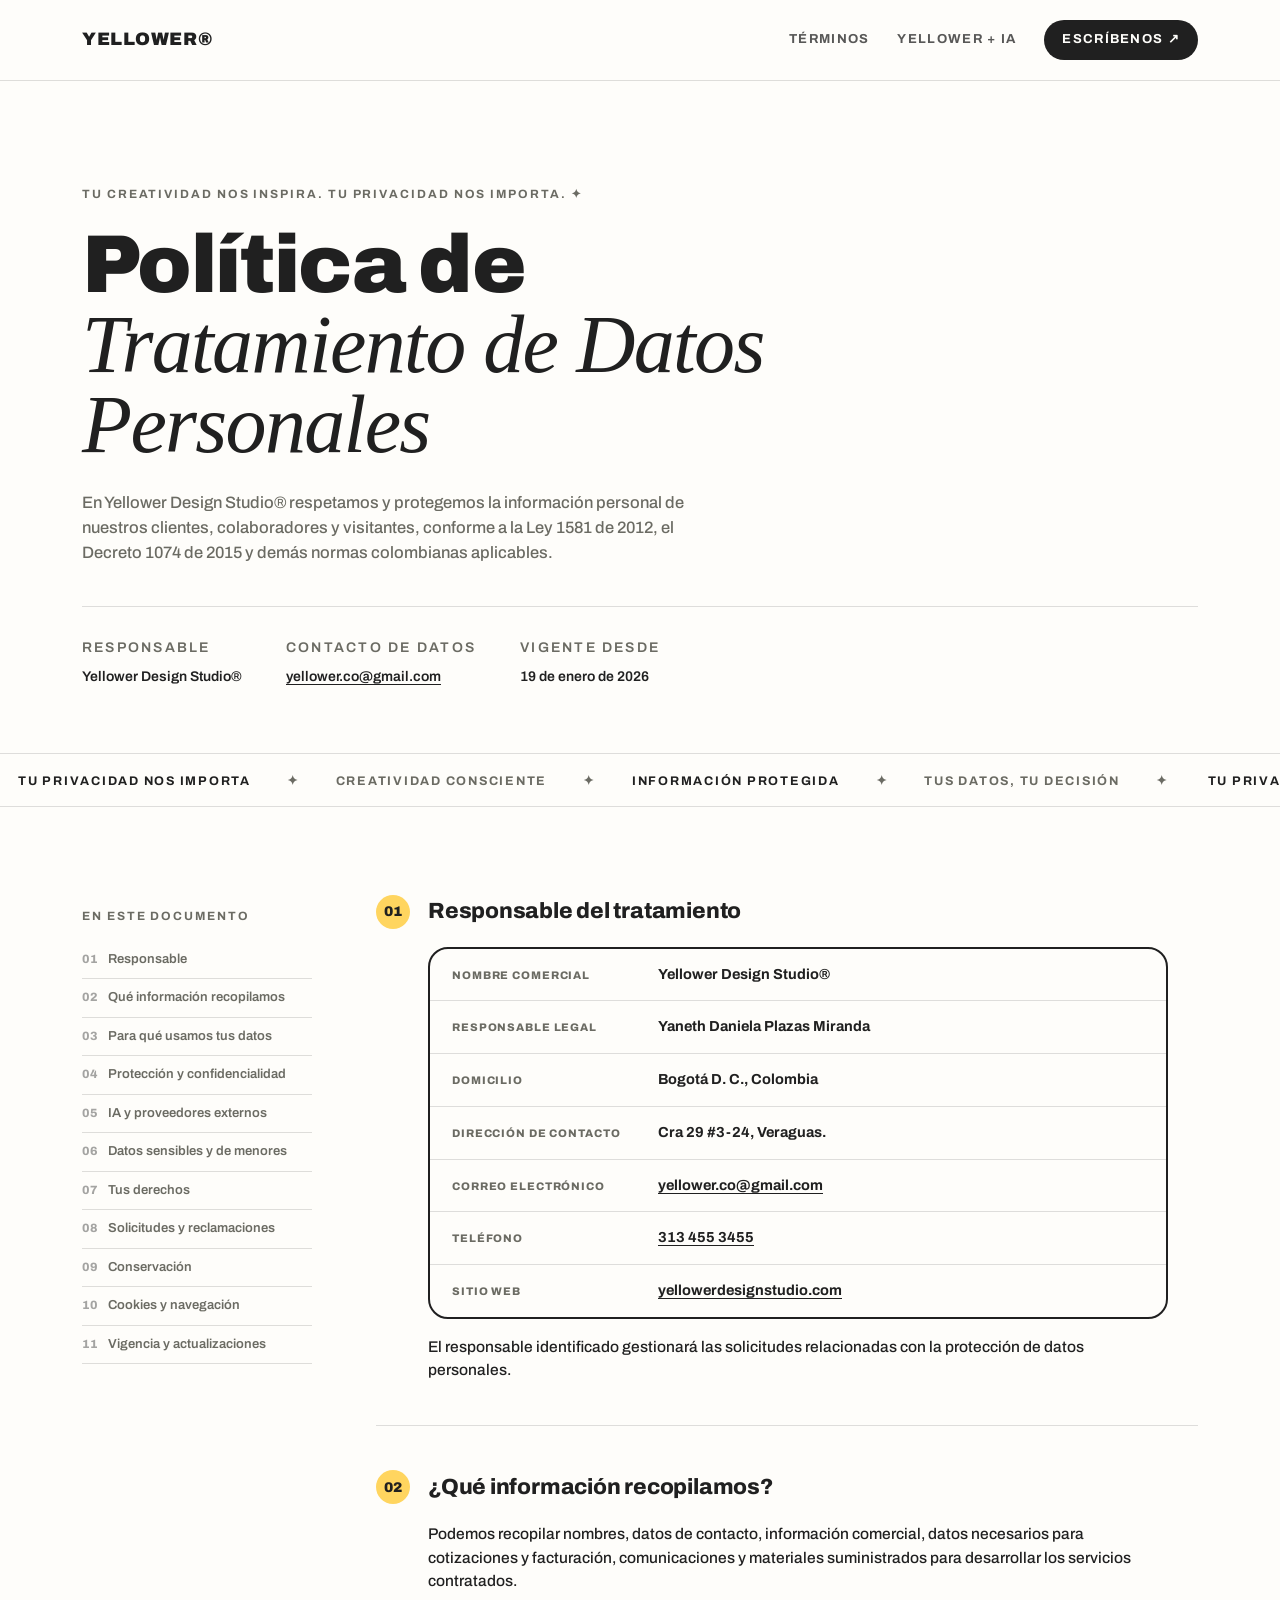
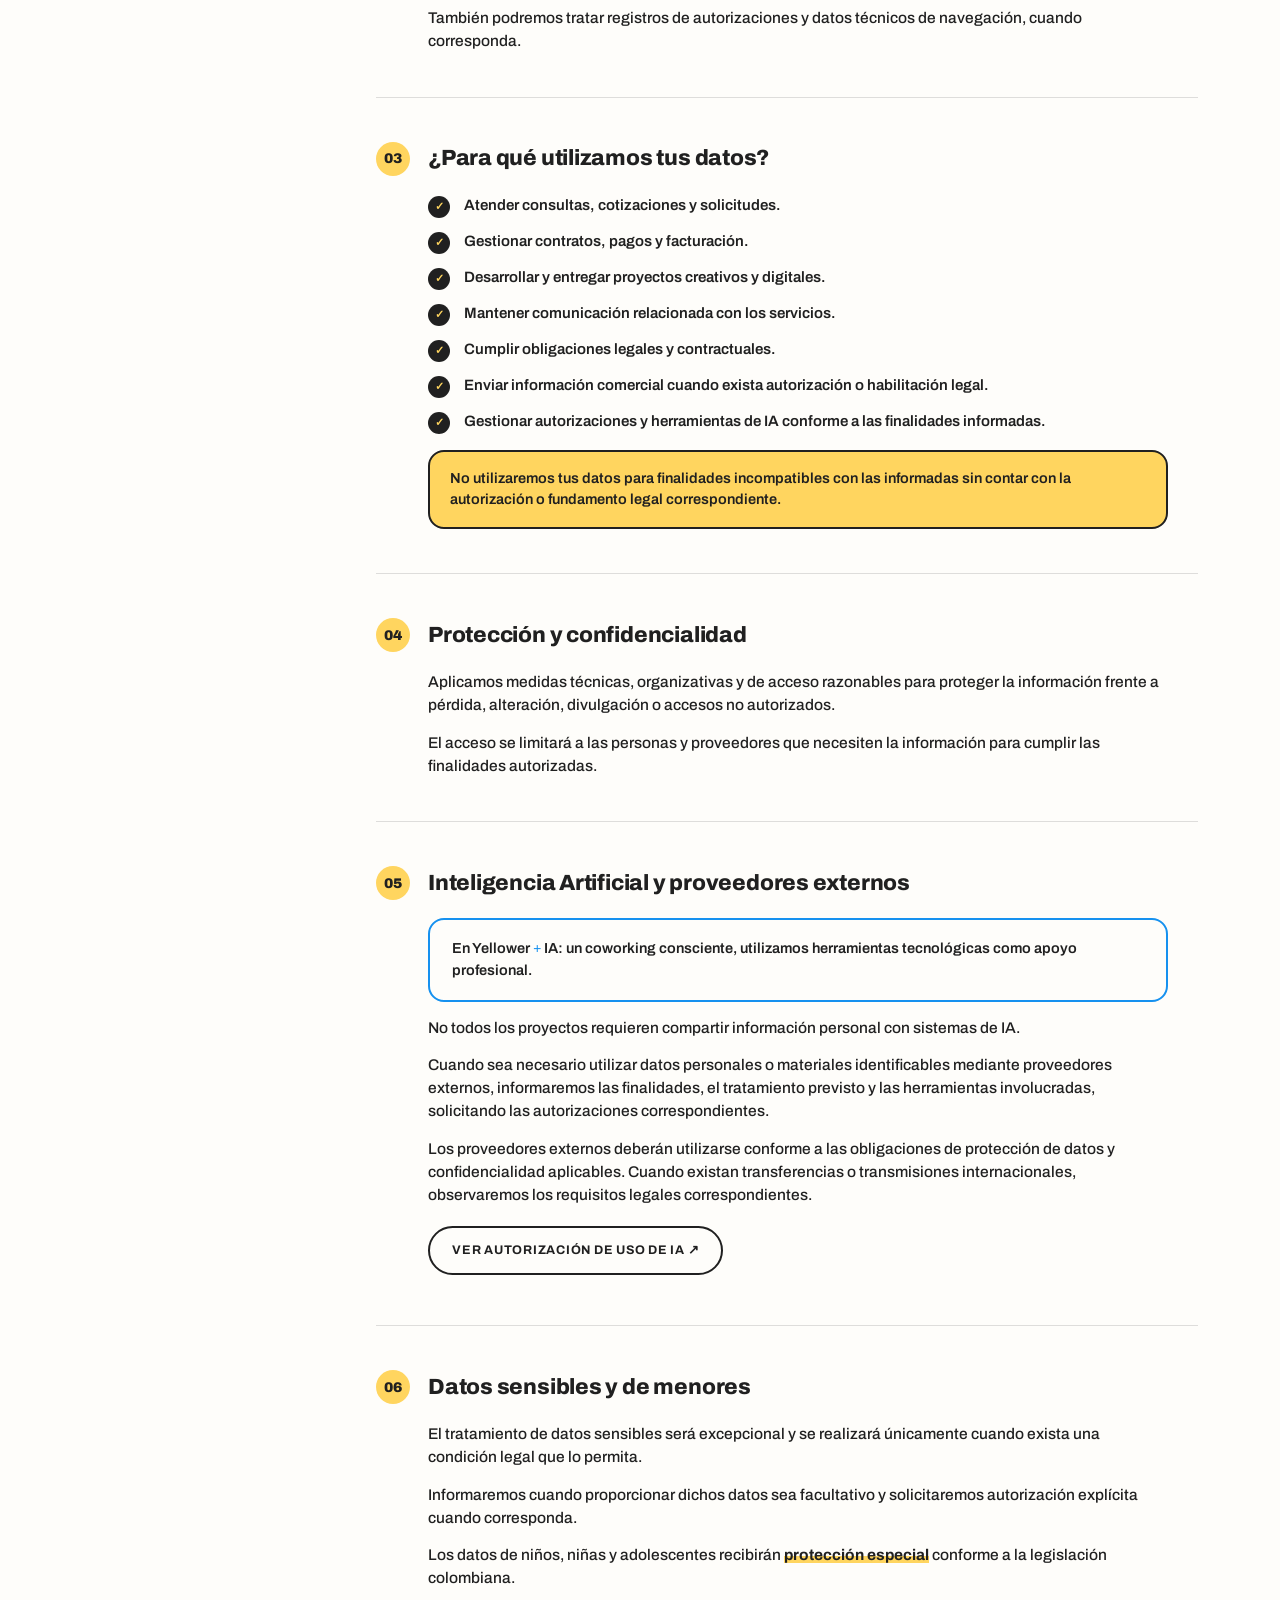
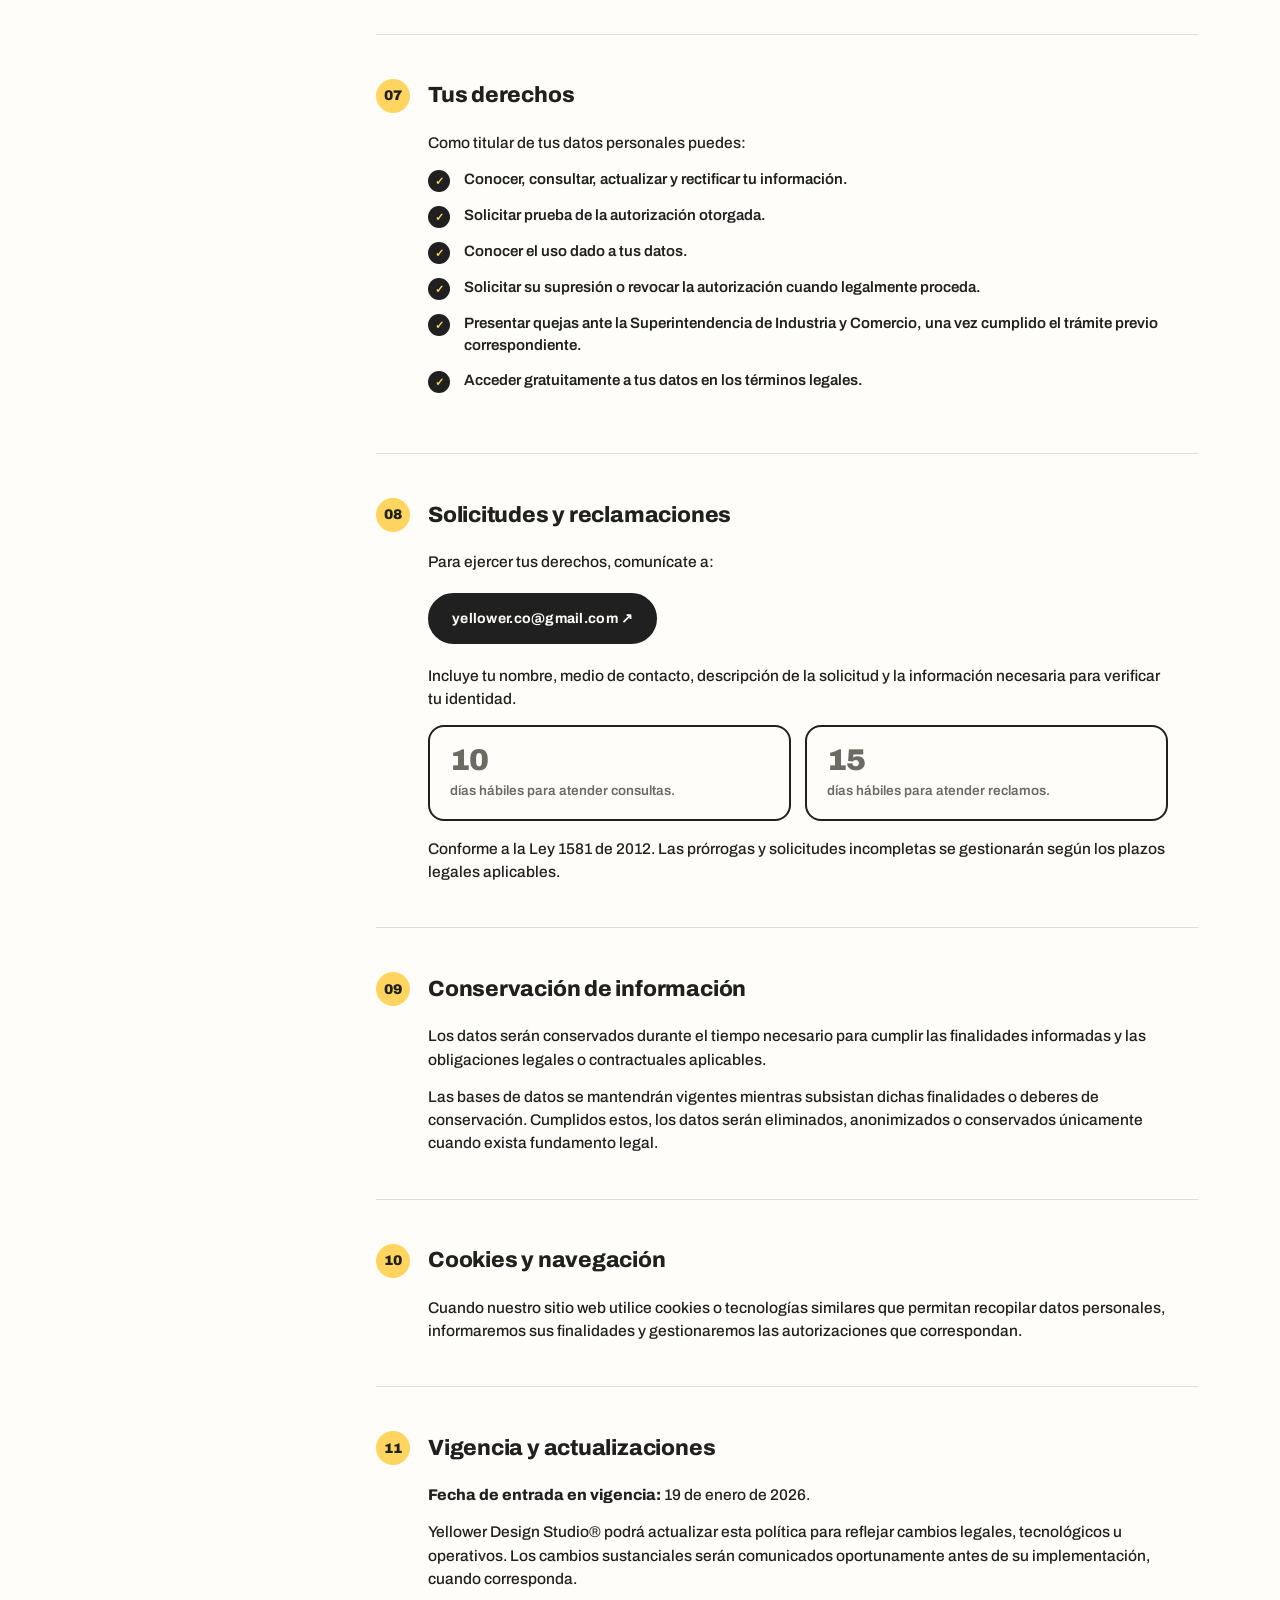
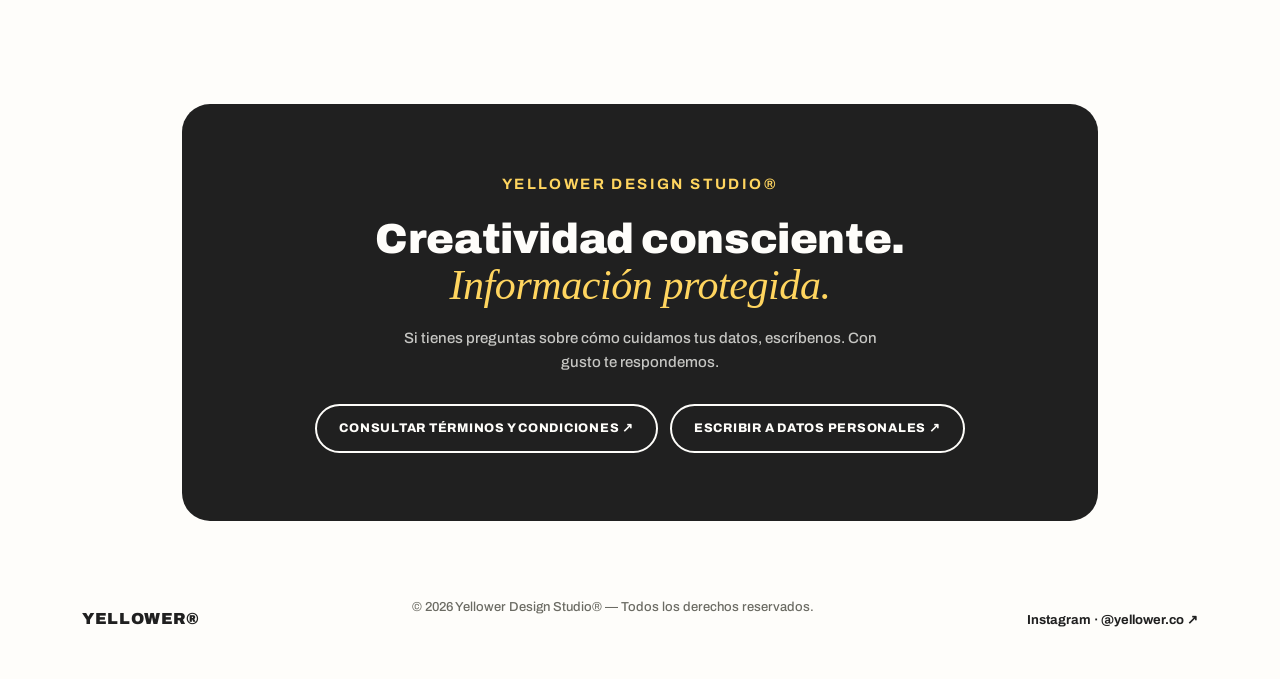
<file: politica-de-datos/index.html>
<!DOCTYPE html>
<html lang="es">
<head>
<meta charset="UTF-8">
<meta name="viewport" content="width=device-width, initial-scale=1.0">
<title>Política de Tratamiento de Datos Personales — Yellower Design Studio®</title>
<link rel="icon" type="image/png" href="favicon/favicon-96x96.png" sizes="96x96" />
<link rel="icon" type="image/svg+xml" href="favicon/favicon.svg" />
<link rel="shortcut icon" href="favicon/favicon.ico" />
<link rel="apple-touch-icon" sizes="180x180" href="favicon/apple-touch-icon.png" />
<meta name="apple-mobile-web-app-title" content="MyWebSite" />
<link rel="manifest" href="favicon/site.webmanifest" />
<meta name="description" content="Tu creatividad nos inspira. Tu privacidad nos importa. Política de Tratamiento de Datos Personales de Yellower Design Studio®.">
<link rel="preconnect" href="https://fonts.googleapis.com">
<link rel="preconnect" href="https://fonts.gstatic.com" crossorigin>
<link href="https://fonts.googleapis.com/css2?family=Archivo:ital,wght@0,400;0,500;0,600;0,700;0,800;0,900;1,500&display=swap" rel="stylesheet">
<style>
  :root{
    --cream:#FEFDFA;
    --black:#202020;
    --yellow:#FFD55F;
    --blue:#1691EF;
    --grey:#6B6B63;
    --rule: rgba(32,32,32,0.14);
  }
  *{box-sizing:border-box;}
  html{scroll-behavior:smooth;}
  body{
    margin:0; background:var(--cream); color:var(--black);
    font-family:'Archivo', sans-serif; font-weight:500;
    -webkit-font-smoothing:antialiased; line-height:1.5;
  }
  a{color:inherit;}
  .editorial{font-family:Georgia,'Times New Roman',serif; font-style:italic; font-weight:400;}
  .eyebrow{text-transform:uppercase; letter-spacing:0.16em; font-size:12px; font-weight:700; color:var(--grey);}

  /* ---------- NAV ---------- */
  header{
    position:sticky; top:0; z-index:80;
    background:rgba(254,253,250,0.9); backdrop-filter:blur(10px);
    border-bottom:1px solid var(--rule);
  }
  .nav-inner{max-width:1180px; margin:0 auto; padding:20px 32px; display:flex; align-items:center; justify-content:space-between;}
  .logo{font-weight:900; letter-spacing:0.04em; font-size:18px; text-decoration:none;}
  .nav-links{display:flex; align-items:center; gap:28px;}
  .nav-links a{
    font-size:13px; text-transform:uppercase; letter-spacing:0.1em; font-weight:700;
    text-decoration:none; color:var(--black); opacity:0.75; transition:opacity .2s ease;
  }
  .nav-links a:hover{opacity:1;}
  .nav-cta{background:var(--black); color:var(--cream) !important; padding:10px 18px; border-radius:999px; opacity:1 !important;}
  @media (max-width:720px){ .nav-links a:not(.nav-cta){display:none;} }

  /* ---------- HERO ---------- */
  .hero{max-width:1180px; margin:0 auto; padding:92px 32px 36px;}
  .hero .eyebrow{margin-bottom:22px;}
  .hero h1{
    font-size:clamp(36px, 6.4vw, 82px); line-height:0.98; font-weight:900;
    letter-spacing:-0.02em; margin:0 0 26px; max-width:960px;
  }
  .hero h1 .editorial{display:block;}
  .hero p.lead{max-width:640px; font-size:16.5px; color:var(--grey); margin:0 0 40px;}
  .facts{
    display:flex; flex-wrap:wrap; gap:16px 44px; padding-top:30px; border-top:1px solid var(--rule);
  }
  .facts div{max-width:280px;}
  .facts .eyebrow{margin-bottom:8px;}
  .facts p{margin:0; font-size:14px; font-weight:600;}
  .facts a{text-decoration:underline; text-underline-offset:3px;}

  .marquee{
    border-top:1px solid var(--rule); border-bottom:1px solid var(--rule);
    overflow:hidden; padding:14px 0; white-space:nowrap; margin-top:30px;
  }
  .marquee-track{display:inline-block; animation:scroll 32s linear infinite;}
  .marquee span{font-size:12.5px; text-transform:uppercase; letter-spacing:0.14em; font-weight:700; color:var(--grey); padding:0 18px;}
  .marquee span.accent{color:var(--black);}
  @keyframes scroll{0%{transform:translateX(0);} 100%{transform:translateX(-50%);}}
  @media (prefers-reduced-motion: reduce){ .marquee-track{animation:none;} }

  /* ---------- LAYOUT ---------- */
  .content-wrap{
    max-width:1180px; margin:0 auto; padding:88px 32px 30px;
    display:grid; grid-template-columns:230px 1fr; gap:64px; align-items:start;
  }
  .toc{position:sticky; top:110px;}
  .toc .eyebrow{margin-bottom:16px;}
  .toc ol{list-style:none; margin:0; padding:0;}
  .toc li a{
    display:flex; gap:10px; align-items:baseline; text-decoration:none;
    font-size:13px; font-weight:600; color:var(--grey);
    padding:9px 0; border-bottom:1px solid var(--rule);
    transition:color .2s ease, padding-left .2s ease;
  }
  .toc li a .n{font-weight:800; font-size:12px; color:var(--black); opacity:0.4;}
  .toc li a:hover{color:var(--black); padding-left:4px;}
  .toc li a.active{color:var(--black); padding-left:4px;}
  .toc li a.active .n{opacity:1; background:var(--yellow); border-radius:999px; padding:0 6px;}
  @media (max-width:900px){ .content-wrap{grid-template-columns:1fr;} .toc{display:none;} }

  .clause{padding:44px 0; border-bottom:1px solid var(--rule); scroll-margin-top:120px;}
  .clause:first-child{padding-top:0;}
  .clause-head{display:flex; align-items:center; gap:18px; margin-bottom:18px;}
  .clause-num{
    flex-shrink:0; width:34px; height:34px; border-radius:50%; background:var(--yellow);
    font-size:14px; font-weight:900; display:flex; align-items:center; justify-content:center;
  }
  .clause h2{font-size:22px; font-weight:800; margin:0; letter-spacing:-0.01em; line-height:1.2;}
  .body{margin-left:52px; max-width:740px; font-size:15.5px;}
  .body p{margin:0 0 14px;}
  .body p:last-child{margin-bottom:0;}
  .body strong{font-weight:800;}
  .callout{background:linear-gradient(to top, var(--yellow) 42%, transparent 42%); font-weight:700;}
  .body a{text-decoration:underline; text-underline-offset:3px; font-weight:700;}
  @media (max-width:640px){ .body{margin-left:0; margin-top:4px;} .clause-head{gap:12px;} }

  .ticks{list-style:none; margin:4px 0 16px; padding:0; display:flex; flex-direction:column; gap:12px;}
  .ticks li{display:flex; gap:14px; align-items:flex-start; font-size:15px; font-weight:600;}
  .tick{
    flex-shrink:0; width:22px; height:22px; border-radius:50%; background:var(--black);
    color:var(--yellow); font-size:11px; font-weight:900;
    display:flex; align-items:center; justify-content:center; margin-top:2px;
  }

  /* data card (responsable) */
  .data-card{
    border:2px solid var(--black); border-radius:20px; overflow:hidden; margin:6px 0 16px; background:var(--cream);
  }
  .data-row{
    display:grid; grid-template-columns:190px 1fr; gap:16px;
    padding:15px 22px; border-bottom:1px solid var(--rule); align-items:baseline;
  }
  .data-row:last-child{border-bottom:none;}
  .data-row dt{font-size:11px; font-weight:800; text-transform:uppercase; letter-spacing:0.08em; color:var(--grey);}
  .data-row dd{margin:0; font-size:14.5px; font-weight:700; word-break:break-word;}
  .data-row dd a{text-decoration:underline; text-underline-offset:3px;}
  @media (max-width:560px){ .data-row{grid-template-columns:1fr; gap:4px;} }

  .note-box{
    background:var(--yellow); border:2px solid var(--black); border-radius:16px;
    padding:16px 20px; font-size:14.5px; font-weight:600; margin-top:6px;
  }
  .ai-box{
    border:2px solid var(--blue); border-radius:16px; padding:18px 22px; margin:6px 0 14px;
    font-size:14.5px; font-weight:600; background:var(--cream);
  }
  .ai-box .plus{color:var(--blue); font-family:Georgia,serif; font-style:italic;}

  .btn-black, .btn-outline{
    display:inline-flex; align-items:center; gap:8px; text-decoration:none !important;
    font-weight:800; font-size:12.5px; text-transform:uppercase; letter-spacing:0.06em;
    padding:13px 22px; border-radius:999px; border:2px solid var(--black);
    transition:transform .2s ease, background .2s ease, color .2s ease; margin:6px 10px 6px 0;
  }
  .btn-black{background:var(--black); color:var(--cream);}
  .btn-black:hover{background:var(--yellow); color:var(--black); transform:translateY(-2px);}
  .btn-outline{background:transparent; color:var(--black);}
  .btn-outline:hover{background:var(--black); color:var(--cream); transform:translateY(-2px);}

  .timeline{display:grid; grid-template-columns:1fr 1fr; gap:14px; margin:6px 0 16px;}
  .time-card{border:2px solid var(--black); border-radius:16px; padding:18px 20px;}
  .time-card .big{font-size:30px; font-weight:900; letter-spacing:-0.02em; line-height:1; margin:0 0 6px;}
  .time-card p{margin:0; font-size:13.5px; color:var(--grey); font-weight:600;}
  @media (max-width:560px){ .timeline{grid-template-columns:1fr;} }

  /* ---------- CLOSING ---------- */
  .closing-wrap{max-width:980px; margin:0 auto; padding:40px 32px 0;}
  .closing{background:var(--black); color:var(--cream); border-radius:28px; padding:68px 44px; text-align:center;}
  .closing .eyebrow{color:var(--yellow); margin-bottom:20px;}
  .closing h3{
    font-size:clamp(26px, 4vw, 42px); font-weight:900; line-height:1.1; letter-spacing:-0.01em;
    margin:0 auto 18px; max-width:600px;
  }
  .closing h3 .editorial{color:var(--yellow);}
  .closing p{max-width:480px; margin:0 auto 30px; font-size:15px; color:rgba(254,253,250,0.75); line-height:1.6;}
  .link-row{display:flex; gap:12px; justify-content:center; flex-wrap:wrap;}
  .btn-link{
    display:inline-flex; align-items:center; gap:8px; text-decoration:none;
    font-weight:800; font-size:12.5px; text-transform:uppercase; letter-spacing:0.06em;
    padding:13px 22px; border-radius:999px; border:2px solid var(--cream); color:var(--cream);
    transition:background .2s ease, color .2s ease, transform .2s ease;
  }
  .btn-link:hover{background:var(--yellow); color:var(--black); border-color:var(--yellow); transform:translateY(-2px);}
  @media (max-width:640px){ .closing{padding:48px 24px;} }

  footer{
    max-width:1180px; margin:0 auto; padding:64px 32px 48px;
    display:flex; justify-content:space-between; align-items:flex-end; flex-wrap:wrap; gap:24px;
  }
  footer .logo{font-size:16px;}
  footer .fine{font-size:13px; color:var(--grey);}
  footer a.ig{text-decoration:none; font-size:13px; font-weight:700; color:var(--black);}

  .back-to-top{
    position:fixed; bottom:28px; right:28px; width:52px; height:52px; border-radius:50%;
    background:var(--black); color:var(--cream); border:none; display:flex; align-items:center;
    justify-content:center; cursor:pointer; z-index:100; box-shadow:0 8px 20px rgba(32,32,32,0.22);
    opacity:0; transform:translateY(12px); pointer-events:none;
    transition:opacity .3s ease, transform .3s ease, background .2s ease, color .2s ease;
  }
  .back-to-top.show{opacity:1; transform:translateY(0); pointer-events:auto;}
  .back-to-top:hover{background:var(--yellow); color:var(--black);}
  .back-to-top svg{width:20px; height:20px;}
  @media (max-width:640px){ .back-to-top{bottom:20px; right:20px; width:46px; height:46px;} }
</style>
</head>
<body>

<header>
  <div class="nav-inner">
    <a class="logo" href="https://yellowerdesignstudio.com/">YELLOWER®</a>
    <nav class="nav-links">
      <a href="https://yellowerdesignstudio.com/tyc">Términos</a>
      <a href="https://yellowerdesignstudio.com/ia">Yellower + IA</a>
      <a class="nav-cta" href="mailto:yellower.co@gmail.com">Escríbenos ↗</a>
    </nav>
  </div>
</header>

<main>

  <section class="hero">
    <p class="eyebrow">Tu creatividad nos inspira. Tu privacidad nos importa. ✦</p>
    <h1>Política de <span class="editorial">Tratamiento de Datos Personales</span></h1>
    <p class="lead">En Yellower Design Studio® respetamos y protegemos la información personal de nuestros clientes, colaboradores y visitantes, conforme a la Ley 1581 de 2012, el Decreto 1074 de 2015 y demás normas colombianas aplicables.</p>

    <div class="facts">
      <div>
        <p class="eyebrow">Responsable</p>
        <p>Yellower Design Studio®</p>
      </div>
      <div>
        <p class="eyebrow">Contacto de datos</p>
        <p><a href="mailto:yellower.co@gmail.com">yellower.co@gmail.com</a></p>
      </div>
      <div>
        <p class="eyebrow">Vigente desde</p>
        <p>19 de enero de 2026</p>
      </div>
    </div>
  </section>

  <div class="marquee">
    <div class="marquee-track">
      <span class="accent">TU PRIVACIDAD NOS IMPORTA</span><span>✦</span><span>CREATIVIDAD CONSCIENTE</span><span>✦</span><span class="accent">INFORMACIÓN PROTEGIDA</span><span>✦</span><span>TUS DATOS, TU DECISIÓN</span><span>✦</span>
      <span class="accent">TU PRIVACIDAD NOS IMPORTA</span><span>✦</span><span>CREATIVIDAD CONSCIENTE</span><span>✦</span><span class="accent">INFORMACIÓN PROTEGIDA</span><span>✦</span><span>TUS DATOS, TU DECISIÓN</span><span>✦</span>
    </div>
  </div>

  <div class="content-wrap">

    <aside class="toc">
      <p class="eyebrow">En este documento</p>
      <ol id="tocList">
        <li><a href="#p1"><span class="n">01</span> Responsable</a></li>
        <li><a href="#p2"><span class="n">02</span> Qué información recopilamos</a></li>
        <li><a href="#p3"><span class="n">03</span> Para qué usamos tus datos</a></li>
        <li><a href="#p4"><span class="n">04</span> Protección y confidencialidad</a></li>
        <li><a href="#p5"><span class="n">05</span> IA y proveedores externos</a></li>
        <li><a href="#p6"><span class="n">06</span> Datos sensibles y de menores</a></li>
        <li><a href="#p7"><span class="n">07</span> Tus derechos</a></li>
        <li><a href="#p8"><span class="n">08</span> Solicitudes y reclamaciones</a></li>
        <li><a href="#p9"><span class="n">09</span> Conservación</a></li>
        <li><a href="#p10"><span class="n">10</span> Cookies y navegación</a></li>
        <li><a href="#p11"><span class="n">11</span> Vigencia y actualizaciones</a></li>
      </ol>
    </aside>

    <div class="clauses">

      <article class="clause" id="p1">
        <div class="clause-head"><span class="clause-num">01</span><h2>Responsable del tratamiento</h2></div>
        <div class="body">
          <dl class="data-card">
            <div class="data-row"><dt>Nombre comercial</dt><dd>Yellower Design Studio®</dd></div>
            <div class="data-row"><dt>Responsable legal</dt><dd>Yaneth Daniela Plazas Miranda</dd></div>
            <div class="data-row"><dt>Domicilio</dt><dd>Bogotá D. C., Colombia</dd></div>
            <div class="data-row"><dt>Dirección de contacto</dt><dd>Cra 29 #3-24, Veraguas.</dd></div>
            <div class="data-row"><dt>Correo electrónico</dt><dd><a href="mailto:yellower.co@gmail.com">yellower.co@gmail.com</a></dd></div>
            <div class="data-row"><dt>Teléfono</dt><dd><a href="tel:+573134553455">313 455 3455</a></dd></div>
            <div class="data-row"><dt>Sitio web</dt><dd><a href="https://yellowerdesignstudio.com">yellowerdesignstudio.com</a></dd></div>
          </dl>
          <p>El responsable identificado gestionará las solicitudes relacionadas con la protección de datos personales.</p>
        </div>
      </article>

      <article class="clause" id="p2">
        <div class="clause-head"><span class="clause-num">02</span><h2>¿Qué información recopilamos?</h2></div>
        <div class="body">
          <p>Podemos recopilar nombres, datos de contacto, información comercial, datos necesarios para cotizaciones y facturación, comunicaciones y materiales suministrados para desarrollar los servicios contratados.</p>
          <p>También podremos tratar registros de autorizaciones y datos técnicos de navegación, cuando corresponda.</p>
        </div>
      </article>

      <article class="clause" id="p3">
        <div class="clause-head"><span class="clause-num">03</span><h2>¿Para qué utilizamos tus datos?</h2></div>
        <div class="body">
          <ul class="ticks">
            <li><span class="tick">✓</span>Atender consultas, cotizaciones y solicitudes.</li>
            <li><span class="tick">✓</span>Gestionar contratos, pagos y facturación.</li>
            <li><span class="tick">✓</span>Desarrollar y entregar proyectos creativos y digitales.</li>
            <li><span class="tick">✓</span>Mantener comunicación relacionada con los servicios.</li>
            <li><span class="tick">✓</span>Cumplir obligaciones legales y contractuales.</li>
            <li><span class="tick">✓</span>Enviar información comercial cuando exista autorización o habilitación legal.</li>
            <li><span class="tick">✓</span>Gestionar autorizaciones y herramientas de IA conforme a las finalidades informadas.</li>
          </ul>
          <div class="note-box">No utilizaremos tus datos para finalidades incompatibles con las informadas sin contar con la autorización o fundamento legal correspondiente.</div>
        </div>
      </article>

      <article class="clause" id="p4">
        <div class="clause-head"><span class="clause-num">04</span><h2>Protección y confidencialidad</h2></div>
        <div class="body">
          <p>Aplicamos medidas técnicas, organizativas y de acceso razonables para proteger la información frente a pérdida, alteración, divulgación o accesos no autorizados.</p>
          <p>El acceso se limitará a las personas y proveedores que necesiten la información para cumplir las finalidades autorizadas.</p>
        </div>
      </article>

      <article class="clause" id="p5">
        <div class="clause-head"><span class="clause-num">05</span><h2>Inteligencia Artificial y proveedores externos</h2></div>
        <div class="body">
          <div class="ai-box">En Yellower <span class="plus">+</span> IA: un coworking consciente, utilizamos herramientas tecnológicas como apoyo profesional.</div>
          <p>No todos los proyectos requieren compartir información personal con sistemas de IA.</p>
          <p>Cuando sea necesario utilizar datos personales o materiales identificables mediante proveedores externos, informaremos las finalidades, el tratamiento previsto y las herramientas involucradas, solicitando las autorizaciones correspondientes.</p>
          <p>Los proveedores externos deberán utilizarse conforme a las obligaciones de protección de datos y confidencialidad aplicables. Cuando existan transferencias o transmisiones internacionales, observaremos los requisitos legales correspondientes.</p>
          <a class="btn-outline" href="https://yellowerdesignstudio.com/ia/autorizacion">Ver autorización de uso de IA ↗</a>
        </div>
      </article>

      <article class="clause" id="p6">
        <div class="clause-head"><span class="clause-num">06</span><h2>Datos sensibles y de menores</h2></div>
        <div class="body">
          <p>El tratamiento de datos sensibles será excepcional y se realizará únicamente cuando exista una condición legal que lo permita.</p>
          <p>Informaremos cuando proporcionar dichos datos sea facultativo y solicitaremos autorización explícita cuando corresponda.</p>
          <p>Los datos de niños, niñas y adolescentes recibirán <span class="callout">protección especial</span> conforme a la legislación colombiana.</p>
        </div>
      </article>

      <article class="clause" id="p7">
        <div class="clause-head"><span class="clause-num">07</span><h2>Tus derechos</h2></div>
        <div class="body">
          <p>Como titular de tus datos personales puedes:</p>
          <ul class="ticks">
            <li><span class="tick">✓</span>Conocer, consultar, actualizar y rectificar tu información.</li>
            <li><span class="tick">✓</span>Solicitar prueba de la autorización otorgada.</li>
            <li><span class="tick">✓</span>Conocer el uso dado a tus datos.</li>
            <li><span class="tick">✓</span>Solicitar su supresión o revocar la autorización cuando legalmente proceda.</li>
            <li><span class="tick">✓</span>Presentar quejas ante la Superintendencia de Industria y Comercio, una vez cumplido el trámite previo correspondiente.</li>
            <li><span class="tick">✓</span>Acceder gratuitamente a tus datos en los términos legales.</li>
          </ul>
        </div>
      </article>

      <article class="clause" id="p8">
        <div class="clause-head"><span class="clause-num">08</span><h2>Solicitudes y reclamaciones</h2></div>
        <div class="body">
          <p>Para ejercer tus derechos, comunícate a:</p>
          <a class="btn-black" style="text-transform:none; letter-spacing:0.02em; font-size:14px;" href="mailto:yellower.co@gmail.com">yellower.co@gmail.com ↗</a>
          <p style="margin-top:14px;">Incluye tu nombre, medio de contacto, descripción de la solicitud y la información necesaria para verificar tu identidad.</p>
          <div class="timeline">
            <div class="time-card"><p class="big">10</p><p>días hábiles para atender consultas.</p></div>
            <div class="time-card"><p class="big">15</p><p>días hábiles para atender reclamos.</p></div>
          </div>
          <p>Conforme a la Ley 1581 de 2012. Las prórrogas y solicitudes incompletas se gestionarán según los plazos legales aplicables.</p>
        </div>
      </article>

      <article class="clause" id="p9">
        <div class="clause-head"><span class="clause-num">09</span><h2>Conservación de información</h2></div>
        <div class="body">
          <p>Los datos serán conservados durante el tiempo necesario para cumplir las finalidades informadas y las obligaciones legales o contractuales aplicables.</p>
          <p>Las bases de datos se mantendrán vigentes mientras subsistan dichas finalidades o deberes de conservación. Cumplidos estos, los datos serán eliminados, anonimizados o conservados únicamente cuando exista fundamento legal.</p>
        </div>
      </article>

      <article class="clause" id="p10">
        <div class="clause-head"><span class="clause-num">10</span><h2>Cookies y navegación</h2></div>
        <div class="body">
          <p>Cuando nuestro sitio web utilice cookies o tecnologías similares que permitan recopilar datos personales, informaremos sus finalidades y gestionaremos las autorizaciones que correspondan.</p>
        </div>
      </article>

      <article class="clause" id="p11" style="border-bottom:none;">
        <div class="clause-head"><span class="clause-num">11</span><h2>Vigencia y actualizaciones</h2></div>
        <div class="body">
          <p><strong>Fecha de entrada en vigencia:</strong> 19 de enero de 2026.</p>
          <p>Yellower Design Studio® podrá actualizar esta política para reflejar cambios legales, tecnológicos u operativos. Los cambios sustanciales serán comunicados oportunamente antes de su implementación, cuando corresponda.</p>
        </div>
      </article>

    </div>
  </div>

  <div class="closing-wrap">
    <div class="closing">
      <p class="eyebrow">Yellower Design Studio®</p>
      <h3>Creatividad consciente. <span class="editorial">Información protegida.</span></h3>
      <p>Si tienes preguntas sobre cómo cuidamos tus datos, escríbenos. Con gusto te respondemos.</p>
      <div class="link-row">
        <a class="btn-link" href="https://yellowerdesignstudio.com/tyc">Consultar Términos y Condiciones ↗</a>
        <a class="btn-link" href="mailto:yellower.co@gmail.com">Escribir a datos personales ↗</a>
      </div>
    </div>
  </div>

  <footer>
    <div><a class="logo" href="https://yellowerdesignstudio.com/">YELLOWER®</a></div>
    <p class="fine">© 2026 Yellower Design Studio® — Todos los derechos reservados.</p>
    <a class="ig" href="https://www.instagram.com/yellower.co/" target="_blank" rel="noopener">Instagram · @yellower.co ↗</a>
  </footer>

</main>

<button id="backToTop" class="back-to-top" aria-label="Volver arriba">
  <svg viewBox="0 0 24 24" fill="none"><path d="M12 19V5M12 5L6 11M12 5L18 11" stroke="currentColor" stroke-width="2.3" stroke-linecap="round" stroke-linejoin="round"/></svg>
</button>

<script>
(function(){
  // Back to top
  const btn = document.getElementById('backToTop');
  const toggle = () => btn.classList.toggle('show', window.scrollY > 400);
  window.addEventListener('scroll', toggle, { passive:true });
  toggle();
  btn.addEventListener('click', () => window.scrollTo({ top:0, behavior:'smooth' }));

  // Highlight the current section in the index while reading
  const links = Array.from(document.querySelectorAll('#tocList a'));
  const sections = links.map(a => document.querySelector(a.getAttribute('href')));
  function setActive(){
    const y = window.scrollY + 160;
    let current = 0;
    sections.forEach((s, i) => { if(s && s.offsetTop <= y) current = i; });
    links.forEach((a, i) => a.classList.toggle('active', i === current && window.scrollY > 300));
  }
  window.addEventListener('scroll', setActive, { passive:true });
  setActive();
})();
</script>

</body>
</html>
</file>
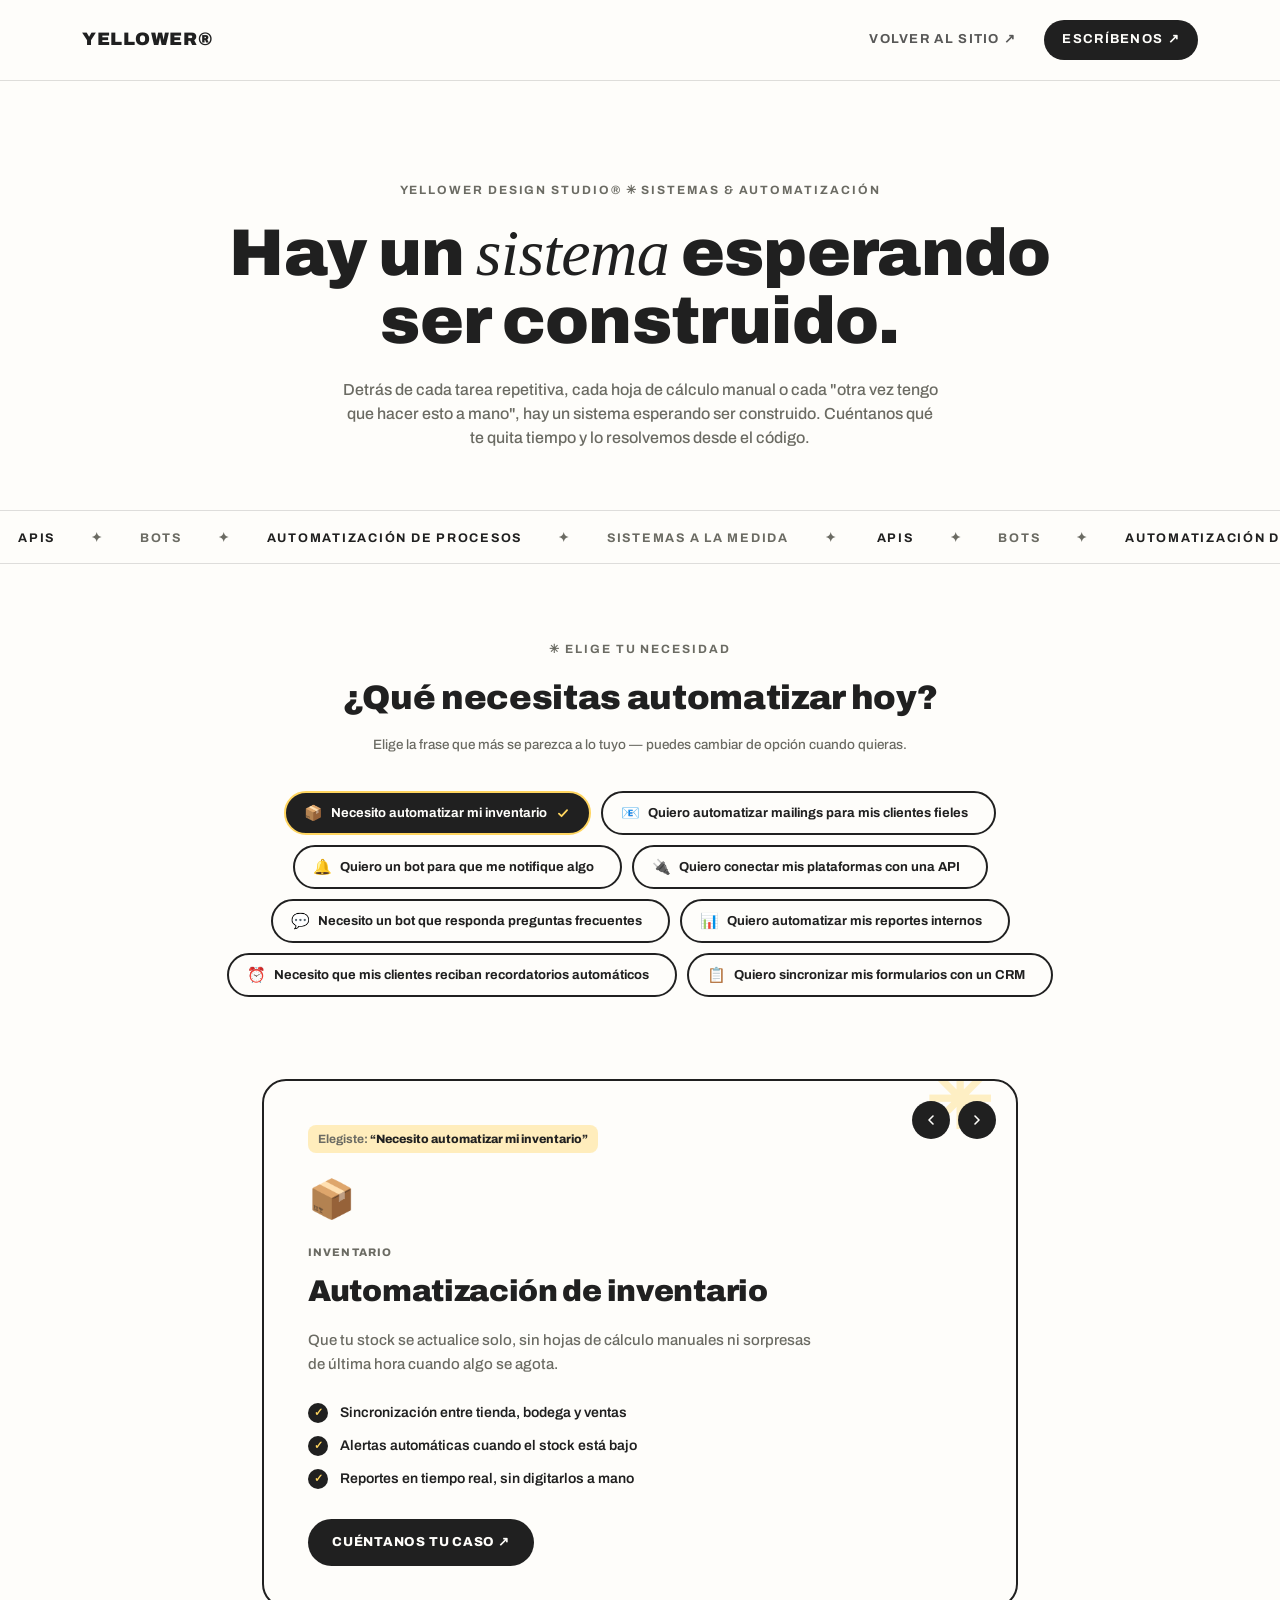
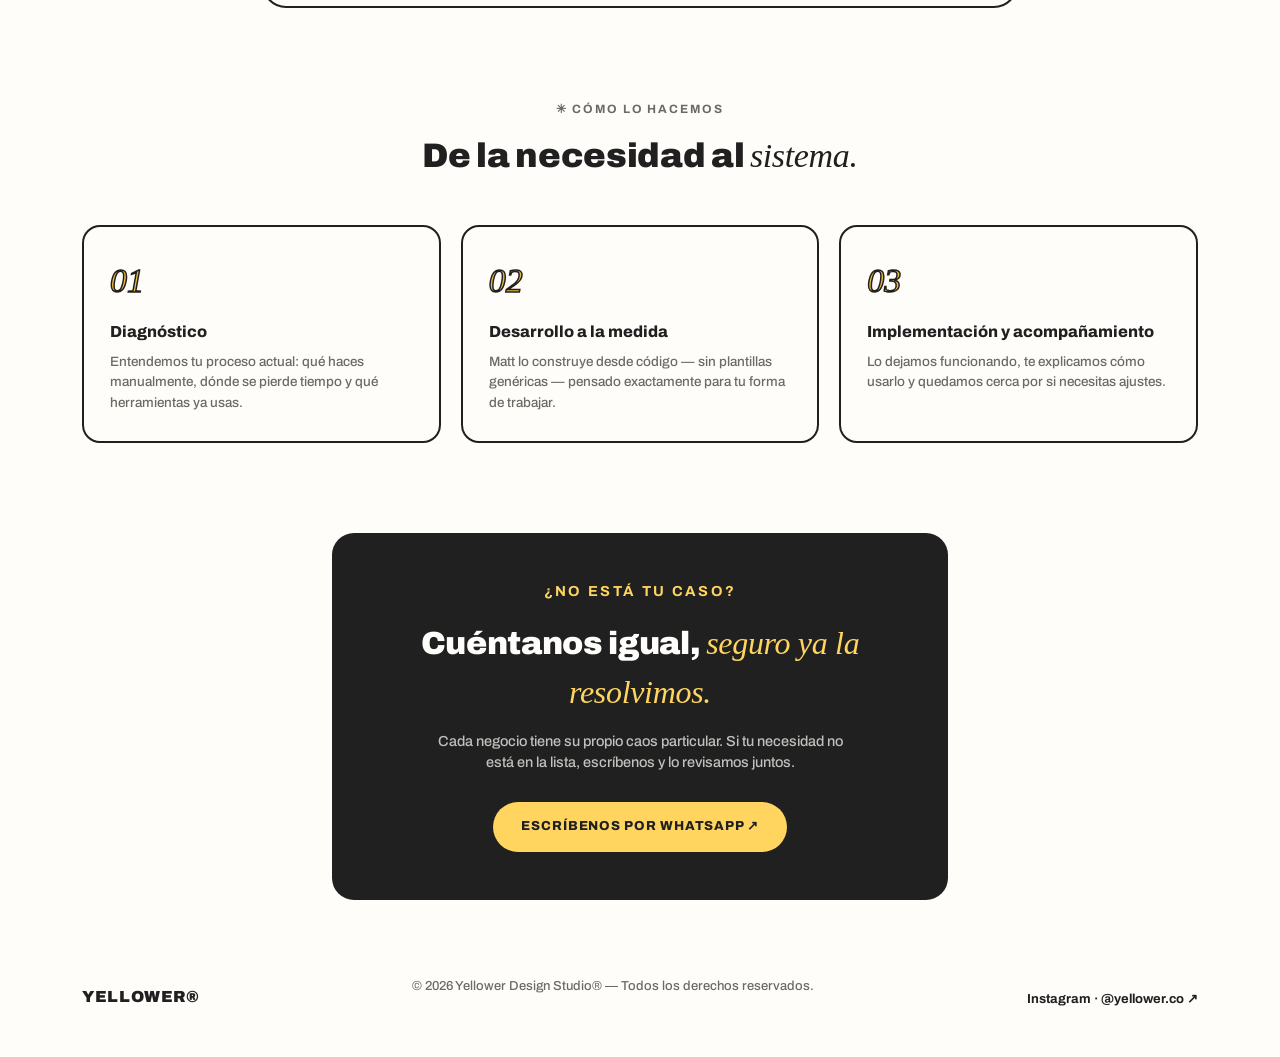
<file: sistemas/index.html>
<!DOCTYPE html>
<html lang="es">
<head>
<meta charset="UTF-8">
<meta name="viewport" content="width=device-width, initial-scale=1.0">
<title>Sistemas & Automatización — Yellower Design Studio®</title>
<link rel="icon" type="image/png" href="/favicon/favicon-96x96.png" sizes="96x96" />
  <link rel="icon" type="image/svg+xml" href="/favicon/favicon.svg" />
  <link rel="shortcut icon" href="/favicon/favicon.ico" />
  <link rel="apple-touch-icon" sizes="180x180" href="/favicon/apple-touch-icon.png" />
  <meta name="apple-mobile-web-app-title" content="MyWebSite" />
  <link rel="manifest" href="/favicon/site.webmanifest" />
<link rel="preconnect" href="https://fonts.googleapis.com">
<link rel="preconnect" href="https://fonts.gstatic.com" crossorigin>
<link href="https://fonts.googleapis.com/css2?family=Archivo:ital,wght@0,400;0,500;0,600;0,700;0,800;0,900;1,500&display=swap" rel="stylesheet">
<style>
  :root{
    --cream:#FEFDFA;
    --black:#202020;
    --yellow:#FFD55F;
    --yellow-deep:#F2BA3E;
    --grey:#6B6B63;
    --rule: rgba(32,32,32,0.14);
  }
  *{box-sizing:border-box;}
  html{scroll-behavior:smooth;}
  body{
    margin:0;
    background:var(--cream);
    color:var(--black);
    font-family:'Archivo', sans-serif;
    font-weight:500;
    -webkit-font-smoothing:antialiased;
    line-height:1.5;
  }
  a{color:inherit;}
  .editorial{
    font-family: Georgia, 'Times New Roman', serif;
    font-style:italic;
    font-weight:400;
  }
  .eyebrow{
    text-transform:uppercase;
    letter-spacing:0.16em;
    font-size:12px;
    font-weight:700;
    color:var(--grey);
  }

  /* ---------- NAV ---------- */
  header{
    position:sticky;
    top:0;
    z-index:80;
    background:rgba(254,253,250,0.9);
    backdrop-filter:blur(10px);
    border-bottom:1px solid var(--rule);
  }
  .nav-inner{
    max-width:1180px;
    margin:0 auto;
    padding:20px 32px;
    display:flex;
    align-items:center;
    justify-content:space-between;
  }
  .logo{
    font-weight:900;
    letter-spacing:0.04em;
    font-size:18px;
    text-decoration:none;
  }
  .nav-links{
    display:flex;
    align-items:center;
    gap:28px;
  }
  .nav-links a{
    font-size:13px;
    text-transform:uppercase;
    letter-spacing:0.1em;
    font-weight:700;
    text-decoration:none;
    color:var(--black);
    opacity:0.75;
    transition:opacity .2s ease;
  }
  .nav-links a:hover{opacity:1;}
  .nav-cta{
    background:var(--black);
    color:var(--cream) !important;
    padding:10px 18px;
    border-radius:999px;
    opacity:1 !important;
  }
  @media (max-width:720px){
    .nav-links a:not(.nav-cta){display:none;}
  }

  /* ---------- HERO ---------- */
  .hero{
    max-width:900px;
    margin:0 auto;
    padding:88px 32px 20px;
    text-align:center;
  }
  .hero .eyebrow{margin-bottom:20px;}
  .hero h1{
    font-size:clamp(34px, 5.6vw, 66px);
    line-height:1.04;
    font-weight:900;
    letter-spacing:-0.01em;
    margin:0 0 22px;
  }
  .hero p.lead{
    max-width:600px;
    margin:0 auto;
    font-size:16px;
    color:var(--grey);
    font-weight:500;
  }

  .marquee{
    border-top:1px solid var(--rule);
    border-bottom:1px solid var(--rule);
    overflow:hidden;
    padding:14px 0;
    white-space:nowrap;
    margin-top:40px;
  }
  .marquee-track{
    display:inline-block;
    animation: scroll 30s linear infinite;
  }
  .marquee span{
    font-size:12.5px;
    text-transform:uppercase;
    letter-spacing:0.14em;
    font-weight:700;
    color:var(--grey);
    padding:0 18px;
  }
  .marquee span.accent{color:var(--black);}
  @keyframes scroll{
    0%{transform:translateX(0);}
    100%{transform:translateX(-50%);}
  }
  @media (prefers-reduced-motion: reduce){
    .marquee-track{animation:none;}
  }

  /* ---------- NEEDS PICKER ---------- */
  .picker-section{
    max-width:980px;
    margin:0 auto;
    padding:64px 32px 30px;
    text-align:center;
  }
  .picker-eyebrow{margin-bottom:14px;}
  .picker-section h2{
    font-size:clamp(24px, 3.4vw, 34px);
    font-weight:900;
    letter-spacing:-0.01em;
    margin:0 0 12px;
  }
  .picker-section .picker-sub{
    font-size:13.5px;
    color:var(--grey);
    font-weight:500;
    margin:0 0 36px;
  }

  .needs-grid{
    display:flex;
    flex-wrap:wrap;
    justify-content:center;
    gap:10px;
    margin-bottom:8px;
  }
  .need-chip{
    display:inline-flex;
    align-items:center;
    gap:8px;
    background:var(--cream);
    border:2px solid var(--black);
    border-radius:999px;
    padding:11px 18px;
    font-family:'Archivo', sans-serif;
    font-size:13px;
    font-weight:700;
    color:var(--black);
    cursor:pointer;
    transition:background .2s ease, transform .2s ease, color .2s ease, border-color .2s ease;
  }
  .need-chip .n-icon{font-size:15px;}
  .need-chip:hover{transform:translateY(-2px);}
  .need-chip.active{
    background:var(--black);
    color:var(--cream);
    border-color:var(--yellow);
  }
  .need-chip .n-check{
    display:inline-flex;
    align-items:center;
    justify-content:center;
    width:0;
    opacity:0;
    overflow:hidden;
    transition:width .25s ease, opacity .2s ease;
  }
  .need-chip.active .n-check{
    width:16px;
    opacity:1;
  }
  .need-chip.active .n-check svg{
    width:14px;
    height:14px;
    color:var(--yellow);
  }
  .need-chip.pop{
    animation: chipPop .4s ease;
  }
  @keyframes chipPop{
    0%{ transform:scale(1); }
    35%{ transform:scale(1.08); }
    100%{ transform:scale(1); }
  }

  /* ---------- DETAIL PANEL ---------- */
  .panel-wrap{
    max-width:820px;
    margin:44px auto 0;
    padding:0 32px;
  }
  .detail-panel{
    background:var(--cream);
    border:2px solid var(--black);
    border-radius:24px;
    padding:44px 44px 40px;
    text-align:left;
    position:relative;
    overflow:hidden;
  }
  .detail-panel::before{
    content:"✳";
    position:absolute;
    top:-18px;
    right:24px;
    font-size:80px;
    color:rgba(255,213,95,0.35);
    font-weight:900;
    line-height:1;
    pointer-events:none;
  }
  .panel-nav{
    position:absolute;
    top:20px;
    right:20px;
    display:flex;
    gap:8px;
    z-index:2;
  }
  .panel-nav-btn{
    width:38px;
    height:38px;
    border-radius:50%;
    background:var(--black);
    color:var(--cream);
    border:none;
    display:flex;
    align-items:center;
    justify-content:center;
    cursor:pointer;
    transition:background .2s ease, color .2s ease, transform .2s ease;
  }
  .panel-nav-btn:hover{
    background:var(--yellow);
    color:var(--black);
    transform:translateY(-2px);
  }
  .panel-nav-btn svg{
    width:16px;
    height:16px;
  }
  .panel-inner{
    position:relative;
    z-index:1;
    opacity:0;
    transform:translateY(10px);
    transition:opacity .35s ease, transform .35s ease;
  }
  .panel-inner.show{
    opacity:1;
    transform:translateY(0);
  }
  .panel-icon{
    font-size:38px;
    margin-bottom:16px;
    display:block;
  }
  .panel-answer{
    display:inline-block;
    font-size:12px;
    font-weight:700;
    color:var(--grey);
    background:rgba(255,213,95,0.4);
    border-radius:8px;
    padding:5px 10px;
    margin:0 0 18px;
  }
  .panel-answer strong{color:var(--black); font-weight:800;}
  .panel-tag{
    font-size:11px;
    font-weight:800;
    text-transform:uppercase;
    letter-spacing:0.1em;
    color:var(--grey);
    margin:0 0 8px;
  }
  .detail-panel h3{
    font-size:clamp(22px, 3vw, 30px);
    font-weight:900;
    letter-spacing:-0.01em;
    margin:0 0 14px;
    max-width:520px;
  }
  .detail-panel .panel-desc{
    font-size:15px;
    color:var(--grey);
    font-weight:500;
    max-width:520px;
    margin:0 0 26px;
    line-height:1.6;
  }
  .panel-bullets{
    list-style:none;
    margin:0 0 30px;
    padding:0;
    display:flex;
    flex-direction:column;
    gap:12px;
    max-width:480px;
  }
  .panel-bullets li{
    display:flex;
    align-items:flex-start;
    gap:12px;
    font-size:14px;
    font-weight:600;
  }
  .panel-bullets li .check{
    flex-shrink:0;
    width:20px;
    height:20px;
    border-radius:50%;
    background:var(--black);
    color:var(--yellow);
    font-size:11px;
    font-weight:900;
    display:flex;
    align-items:center;
    justify-content:center;
    margin-top:1px;
  }
  .panel-cta{
    display:inline-flex;
    align-items:center;
    gap:8px;
    text-decoration:none;
    background:var(--black);
    color:var(--cream);
    font-weight:800;
    font-size:13px;
    text-transform:uppercase;
    letter-spacing:0.06em;
    padding:14px 24px;
    border-radius:999px;
    transition:transform .2s ease, background .2s ease;
  }
  .panel-cta:hover{background:#000; transform:translateY(-2px);}

  @media (max-width:640px){
    .detail-panel{padding:34px 26px 30px;}
    .detail-panel::before{font-size:60px; top:-10px; right:14px;}
  }

  /* ---------- PROCESS ---------- */
  .process-section{
    max-width:1180px;
    margin:0 auto;
    padding:80px 32px 20px;
  }
  .process-head{
    text-align:center;
    margin-bottom:44px;
  }
  .process-head h2{
    font-size:clamp(24px, 3.4vw, 34px);
    font-weight:900;
    letter-spacing:-0.01em;
    margin:10px 0 0;
  }
  .process-grid{
    display:grid;
    grid-template-columns:repeat(3, 1fr);
    gap:20px;
  }
  .process-step{
    background:var(--cream);
    border:2px solid var(--black);
    border-radius:18px;
    padding:28px 26px;
    position:relative;
  }
  .process-step .p-num{
    font-family:Georgia, serif;
    font-style:italic;
    font-size:34px;
    font-weight:400;
    color:var(--yellow-deep);
    margin:0 0 14px;
    -webkit-text-stroke:1.5px var(--black);
  }
  .process-step h4{
    font-size:16px;
    font-weight:800;
    margin:0 0 8px;
  }
  .process-step p{
    font-size:13.5px;
    color:var(--grey);
    font-weight:500;
    margin:0;
    line-height:1.5;
  }
  @media (max-width:820px){
    .process-grid{grid-template-columns:1fr;}
  }

  /* ---------- CLOSING CTA ---------- */
  .closing{
    max-width:680px;
    margin:70px auto 0;
    padding:0 32px;
    text-align:center;
  }
  .closing-box{
    background:var(--black);
    color:var(--cream);
    border-radius:22px;
    padding:48px 40px;
  }
  .closing-box .eyebrow{color:var(--yellow); margin-bottom:16px;}
  .closing-box h2{
    font-size:clamp(24px, 3.4vw, 32px);
    font-weight:900;
    margin:0 0 14px;
    letter-spacing:-0.01em;
  }
  .closing-box h2 .editorial{color:var(--yellow);}
  .closing-box p{
    color:rgba(254,253,250,0.72);
    font-size:14.5px;
    max-width:420px;
    margin:0 auto 28px;
  }
  .btn-yellow{
    display:inline-flex;
    align-items:center;
    gap:8px;
    text-decoration:none;
    background:var(--yellow);
    color:var(--black);
    font-weight:800;
    font-size:13px;
    text-transform:uppercase;
    letter-spacing:0.07em;
    padding:15px 28px;
    border-radius:999px;
    transition:transform .2s ease;
  }
  .btn-yellow:hover{transform:translateY(-2px);}

  /* ---------- FOOTER ---------- */
  footer{
    max-width:1180px;
    margin:0 auto;
    padding:64px 32px 48px;
    display:flex;
    justify-content:space-between;
    align-items:flex-end;
    flex-wrap:wrap;
    gap:24px;
  }
  footer .logo{font-size:16px;}
  footer .fine{
    font-size:13px;
    color:var(--grey);
  }
  footer a.ig{
    text-decoration:none;
    font-size:13px;
    font-weight:700;
    color:var(--black);
  }
</style>
</head>
<body>

<header>
  <div class="nav-inner">
    <a class="logo" href="https://yellowerdesignstudio.com/">YELLOWER®</a>
    <nav class="nav-links">
      <a href="https://yellowerdesignstudio.com/">Volver al sitio ↗</a>
      <a class="nav-cta" href="https://wa.me/573134553455" target="_blank" rel="noopener">Escríbenos ↗</a>
    </nav>
  </div>
</header>

<main>
  <section class="hero">
    <p class="eyebrow">Yellower Design Studio® ✳ Sistemas & Automatización</p>
    <h1>Hay un <span class="editorial">sistema</span> esperando ser construido.</h1>
    <p class="lead">Detrás de cada tarea repetitiva, cada hoja de cálculo manual o cada "otra vez tengo que hacer esto a mano", hay un sistema esperando ser construido. Cuéntanos qué te quita tiempo y lo resolvemos desde el código.</p>
  </section>

  <div class="marquee">
    <div class="marquee-track">
      <span class="accent">APIS</span><span>✦</span><span>BOTS</span><span>✦</span><span class="accent">AUTOMATIZACIÓN DE PROCESOS</span><span>✦</span><span>SISTEMAS A LA MEDIDA</span><span>✦</span>
      <span class="accent">APIS</span><span>✦</span><span>BOTS</span><span>✦</span><span class="accent">AUTOMATIZACIÓN DE PROCESOS</span><span>✦</span><span>SISTEMAS A LA MEDIDA</span><span>✦</span>
    </div>
  </div>

  <section class="picker-section">
    <p class="eyebrow picker-eyebrow">✳ Elige tu necesidad</p>
    <h2>¿Qué necesitas automatizar hoy?</h2>
    <p class="picker-sub">Elige la frase que más se parezca a lo tuyo — puedes cambiar de opción cuando quieras.</p>

    <div class="needs-grid" id="needsGrid">
      <!-- chips injected by JS -->
    </div>
  </section>

  <div class="panel-wrap" id="panelWrap">
    <div class="detail-panel">
      <div class="panel-nav">
        <button type="button" class="panel-nav-btn" id="panelPrevBtn" aria-label="Necesidad anterior">
          <svg viewBox="0 0 24 24" fill="none" xmlns="http://www.w3.org/2000/svg">
            <path d="M15 6L9 12L15 18" stroke="currentColor" stroke-width="2.4" stroke-linecap="round" stroke-linejoin="round"/>
          </svg>
        </button>
        <button type="button" class="panel-nav-btn" id="panelNextBtn" aria-label="Siguiente necesidad">
          <svg viewBox="0 0 24 24" fill="none" xmlns="http://www.w3.org/2000/svg">
            <path d="M9 6L15 12L9 18" stroke="currentColor" stroke-width="2.4" stroke-linecap="round" stroke-linejoin="round"/>
          </svg>
        </button>
      </div>
      <div class="panel-inner" id="panelInner">
        <!-- content injected by JS -->
      </div>
    </div>
  </div>

  <section class="process-section">
    <div class="process-head">
      <p class="eyebrow">✳ Cómo lo hacemos</p>
      <h2>De la necesidad al <span class="editorial">sistema.</span></h2>
    </div>
    <div class="process-grid">
      <div class="process-step">
        <p class="p-num">01</p>
        <h4>Diagnóstico</h4>
        <p>Entendemos tu proceso actual: qué haces manualmente, dónde se pierde tiempo y qué herramientas ya usas.</p>
      </div>
      <div class="process-step">
        <p class="p-num">02</p>
        <h4>Desarrollo a la medida</h4>
        <p>Matt lo construye desde código — sin plantillas genéricas — pensado exactamente para tu forma de trabajar.</p>
      </div>
      <div class="process-step">
        <p class="p-num">03</p>
        <h4>Implementación y acompañamiento</h4>
        <p>Lo dejamos funcionando, te explicamos cómo usarlo y quedamos cerca por si necesitas ajustes.</p>
      </div>
    </div>
  </section>

  <div class="closing">
    <div class="closing-box">
      <p class="eyebrow">¿No está tu caso?</p>
      <h2>Cuéntanos igual, <span class="editorial">seguro ya la resolvimos.</span></h2>
      <p>Cada negocio tiene su propio caos particular. Si tu necesidad no está en la lista, escríbenos y lo revisamos juntos.</p>
      <a class="btn-yellow" href="https://wa.me/573134553455?text=Hola%20Yellower%2C%20tengo%20una%20necesidad%20de%20automatizaci%C3%B3n%20que%20no%20vi%20en%20la%20lista%2C%20les%20cuento%3A" target="_blank" rel="noopener">Escríbenos por WhatsApp ↗</a>
    </div>
  </div>

  <footer>
    <div>
      <a class="logo" href="https://yellowerdesignstudio.com/">YELLOWER®</a>
    </div>
    <p class="fine">© 2026 Yellower Design Studio® — Todos los derechos reservados.</p>
    <a class="ig" href="https://www.instagram.com/yellower.co/" target="_blank" rel="noopener">Instagram · @yellower.co ↗</a>
  </footer>
</main>

<script>
(function(){
  const needs = [
    {
      icon: '📦',
      chip: 'Necesito automatizar mi inventario',
      tag: 'Inventario',
      title: 'Automatización de inventario',
      desc: 'Que tu stock se actualice solo, sin hojas de cálculo manuales ni sorpresas de última hora cuando algo se agota.',
      bullets: [
        'Sincronización entre tienda, bodega y ventas',
        'Alertas automáticas cuando el stock está bajo',
        'Reportes en tiempo real, sin digitarlos a mano'
      ],
      wa: 'Hola%20Yellower%2C%20necesito%20automatizar%20mi%20inventario%20%F0%9F%93%A6'
    },
    {
      icon: '📧',
      chip: 'Quiero automatizar mailings para mis clientes fieles',
      tag: 'Email marketing',
      title: 'Automatización de email marketing',
      desc: 'Que tus clientes reciban el mensaje correcto, en el momento correcto, sin que tengas que enviarlo uno por uno.',
      bullets: [
        'Secuencias automáticas por comportamiento o fecha',
        'Segmentación entre clientes frecuentes y nuevos',
        'Reportes de apertura y clics, sin hojas externas'
      ],
      wa: 'Hola%20Yellower%2C%20quiero%20automatizar%20mailings%20para%20mis%20clientes%20fieles%20%F0%9F%93%A7'
    },
    {
      icon: '🔔',
      chip: 'Quiero un bot para que me notifique algo',
      tag: 'Notificaciones',
      title: 'Bots de notificación',
      desc: 'Que un bot te avise a ti o a tu equipo exactamente cuando algo importante pasa, sin revisar todo manualmente.',
      bullets: [
        'Alertas por WhatsApp, Telegram o correo',
        'Notificaciones basadas en condiciones que tú defines',
        'Integración con las herramientas que ya usas'
      ],
      wa: 'Hola%20Yellower%2C%20quiero%20un%20bot%20que%20me%20notifique%20algo%20%F0%9F%94%94'
    },
    {
      icon: '🔌',
      chip: 'Quiero conectar mis plataformas con una API',
      tag: 'Integraciones',
      title: 'Integraciones y APIs',
      desc: 'Que tus sistemas se hablen entre sí — tu tienda, tu contabilidad, tu CRM — sin copiar y pegar información entre ellos.',
      bullets: [
        'Conexión entre plataformas que hoy no se comunican',
        'Automatización de tareas repetitivas entre sistemas',
        'Documentación clara de cada integración'
      ],
      wa: 'Hola%20Yellower%2C%20quiero%20conectar%20mis%20plataformas%20con%20una%20API%20%F0%9F%94%8C'
    },
    {
      icon: '💬',
      chip: 'Necesito un bot que responda preguntas frecuentes',
      tag: 'Atención automatizada',
      title: 'Chatbots y atención automatizada',
      desc: 'Que las preguntas repetidas de tus clientes se respondan solas, y tu equipo se enfoque en lo que sí necesita atención humana.',
      bullets: [
        'Respuestas automáticas disponibles 24/7',
        'Derivación a una persona cuando es necesario',
        'Entrenado con la información real de tu negocio'
      ],
      wa: 'Hola%20Yellower%2C%20necesito%20un%20bot%20que%20responda%20preguntas%20frecuentes%20%F0%9F%92%AC'
    },
    {
      icon: '📊',
      chip: 'Quiero automatizar mis reportes internos',
      tag: 'Reportes',
      title: 'Reportes y dashboards automáticos',
      desc: 'Que tus números se actualicen solos, y dejes de armar el mismo reporte a mano cada semana.',
      bullets: [
        'Dashboards conectados a tus datos reales',
        'Reportes programados que llegan solos',
        'Menos Excel, más decisiones'
      ],
      wa: 'Hola%20Yellower%2C%20quiero%20automatizar%20mis%20reportes%20internos%20%F0%9F%93%8A'
    },
    {
      icon: '⏰',
      chip: 'Necesito que mis clientes reciban recordatorios automáticos',
      tag: 'Recordatorios',
      title: 'Recordatorios y seguimiento automático',
      desc: 'Que nadie se te escape: pagos, citas o seguimientos recordados automáticamente sin que tú estés pendiente.',
      bullets: [
        'Recordatorios por WhatsApp, correo o SMS',
        'Seguimiento automático a clientes inactivos',
        'Menos tareas manuales para tu equipo'
      ],
      wa: 'Hola%20Yellower%2C%20necesito%20que%20mis%20clientes%20reciban%20recordatorios%20autom%C3%A1ticos%20%E2%8F%B0'
    },
    {
      icon: '📋',
      chip: 'Quiero sincronizar mis formularios con un CRM',
      tag: 'Sincronización de datos',
      title: 'Sincronización de formularios y datos',
      desc: 'Que cada formulario que llenan tus clientes caiga directo donde lo necesitas, sin exportar ni copiar nada.',
      bullets: [
        'Conexión automática entre formularios y CRM o Sheets',
        'Organización automática de la información entrante',
        'Menos errores de digitación manual'
      ],
      wa: 'Hola%20Yellower%2C%20quiero%20sincronizar%20mis%20formularios%20con%20un%20CRM%20%F0%9F%93%8B'
    }
  ];

  const needsGrid = document.getElementById('needsGrid');
  const panelInner = document.getElementById('panelInner');

  function renderChips(activeIndex){
    needsGrid.innerHTML = '';
    needs.forEach((need, i) => {
      const chip = document.createElement('button');
      chip.type = 'button';
      chip.className = 'need-chip' + (i === activeIndex ? ' active' : '');
      chip.innerHTML = `<span class="n-icon">${need.icon}</span><span>${need.chip}</span><span class="n-check"><svg viewBox="0 0 24 24" fill="none" xmlns="http://www.w3.org/2000/svg"><path d="M5 13L9.5 17.5L19 7" stroke="currentColor" stroke-width="3" stroke-linecap="round" stroke-linejoin="round"/></svg></span>`;
      chip.addEventListener('click', () => selectNeed(i));
      needsGrid.appendChild(chip);
    });
    const activeChip = needsGrid.children[activeIndex];
    if(activeChip){
      activeChip.classList.add('pop');
      activeChip.addEventListener('animationend', () => activeChip.classList.remove('pop'), { once:true });
    }
  }

  function renderPanel(index){
    const need = needs[index];
    panelInner.classList.remove('show');

    setTimeout(() => {
      panelInner.innerHTML = `
        <p class="panel-answer">Elegiste: <strong>“${need.chip}”</strong></p>
        <span class="panel-icon">${need.icon}</span>
        <p class="panel-tag">${need.tag}</p>
        <h3>${need.title}</h3>
        <p class="panel-desc">${need.desc}</p>
        <ul class="panel-bullets">
          ${need.bullets.map(b => `<li><span class="check">✓</span>${b}</li>`).join('')}
        </ul>
        <a class="panel-cta" target="_blank" rel="noopener" href="https://wa.me/573134553455?text=${need.wa}">Cuéntanos tu caso ↗</a>
      `;
      requestAnimationFrame(() => panelInner.classList.add('show'));
    }, 180);
  }

  let currentIndex = 0;

  function selectNeed(index){
    currentIndex = index;
    renderChips(index);
    renderPanel(index);
  }

  const panelPrevBtn = document.getElementById('panelPrevBtn');
  const panelNextBtn = document.getElementById('panelNextBtn');

  panelPrevBtn.addEventListener('click', () => {
    const prev = (currentIndex - 1 + needs.length) % needs.length;
    selectNeed(prev);
  });

  panelNextBtn.addEventListener('click', () => {
    const next = (currentIndex + 1) % needs.length;
    selectNeed(next);
  });

  selectNeed(0);
})();
</script>

</body>
</html>
</file>
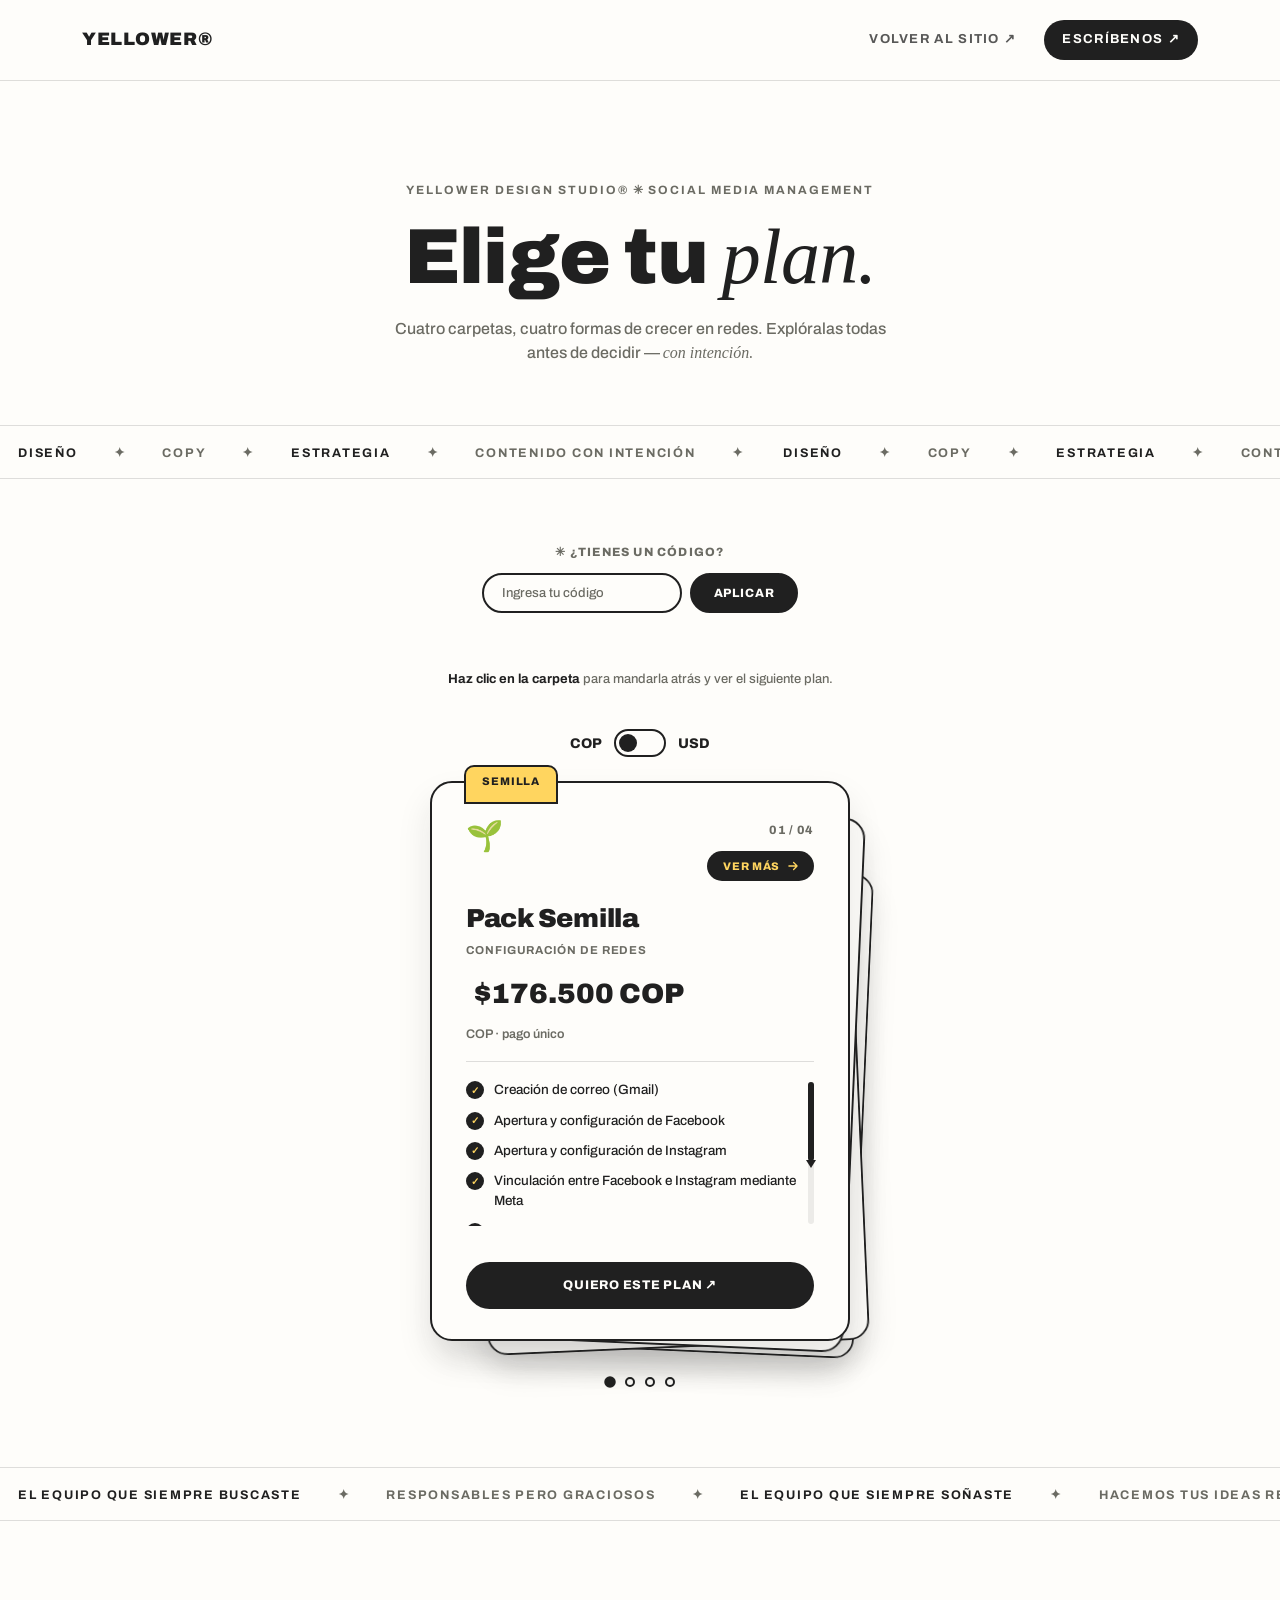
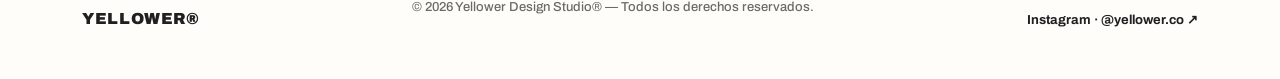
<file: socialmedia/index.html>
<!DOCTYPE html>
<html lang="es">

<head>
  <meta charset="UTF-8">
  <meta name="viewport" content="width=device-width, initial-scale=1.0">
  <title>Social Media Management — Yellower Design Studio®</title>
  <link rel="icon" type="image/png" href="/favicon/favicon-96x96.png" sizes="96x96" />
  <link rel="icon" type="image/svg+xml" href="/favicon/favicon.svg" />
  <link rel="shortcut icon" href="/favicon/favicon.ico" />
  <link rel="apple-touch-icon" sizes="180x180" href="/favicon/apple-touch-icon.png" />
  <meta name="apple-mobile-web-app-title" content="MyWebSite" />
  <link rel="manifest" href="/favicon/site.webmanifest" />
  <link rel="preconnect" href="https://fonts.googleapis.com">
  <link rel="preconnect" href="https://fonts.gstatic.com" crossorigin>
  <link
    href="https://fonts.googleapis.com/css2?family=Archivo:ital,wght@0,400;0,500;0,600;0,700;0,800;0,900;1,500&display=swap"
    rel="stylesheet">
  <link rel="stylesheet" href="/css/currencyScript.css">
  <style>
    :root {
      --cream: #FEFDFA;
      --black: #202020;
      --yellow: #FFD55F;
      --yellow-deep: #F2BA3E;
      --grey: #6B6B63;
      --rule: rgba(32, 32, 32, 0.14);
    }

    * {
      box-sizing: border-box;
    }

    html {
      scroll-behavior: smooth;
    }

    body {
      margin: 0;
      background: var(--cream);
      color: var(--black);
      font-family: 'Archivo', sans-serif;
      font-weight: 500;
      -webkit-font-smoothing: antialiased;
      line-height: 1.5;
    }

    a {
      color: inherit;
    }

    .editorial {
      font-family: Georgia, 'Times New Roman', serif;
      font-style: italic;
      font-weight: 400;
    }

    .eyebrow {
      text-transform: uppercase;
      letter-spacing: 0.16em;
      font-size: 12px;
      font-weight: 700;
      color: var(--grey);
    }

    /* ---------- NAV ---------- */
    header {
      position: sticky;
      top: 0;
      z-index: 80;
      background: rgba(254, 253, 250, 0.9);
      backdrop-filter: blur(10px);
      border-bottom: 1px solid var(--rule);
    }

    .nav-inner {
      max-width: 1180px;
      margin: 0 auto;
      padding: 20px 32px;
      display: flex;
      align-items: center;
      justify-content: space-between;
    }

    .logo {
      font-weight: 900;
      letter-spacing: 0.04em;
      font-size: 18px;
      text-decoration: none;
    }

    .nav-links {
      display: flex;
      align-items: center;
      gap: 28px;
    }

    .nav-links a {
      font-size: 13px;
      text-transform: uppercase;
      letter-spacing: 0.1em;
      font-weight: 700;
      text-decoration: none;
      color: var(--black);
      opacity: 0.75;
      transition: opacity .2s ease;
    }

    .nav-links a:hover {
      opacity: 1;
    }

    .nav-cta {
      background: var(--black);
      color: var(--cream) !important;
      padding: 10px 18px;
      border-radius: 999px;
      opacity: 1 !important;
    }

    @media (max-width:720px) {
      .nav-links a:not(.nav-cta) {
        display: none;
      }
    }

    /* ---------- HERO ---------- */
    .hero {
      max-width: 1180px;
      margin: 0 auto;
      padding: 88px 32px 20px;
      text-align: center;
    }

    .hero .eyebrow {
      margin-bottom: 20px;
    }

    .hero h1 {
      font-size: clamp(38px, 6.2vw, 78px);
      line-height: 0.98;
      font-weight: 900;
      letter-spacing: -0.01em;
      margin: 0 0 22px;
    }

    .hero p.lead {
      max-width: 520px;
      margin: 0 auto;
      font-size: 16px;
      color: var(--grey);
      font-weight: 500;
    }

    .marquee {
      border-top: 1px solid var(--rule);
      border-bottom: 1px solid var(--rule);
      overflow: hidden;
      padding: 14px 0;
      white-space: nowrap;
      margin-top: 40px;
    }

    .marquee-track {
      display: inline-block;
      animation: scroll 30s linear infinite;
    }

    .marquee span {
      font-size: 12.5px;
      text-transform: uppercase;
      letter-spacing: 0.14em;
      font-weight: 700;
      color: var(--grey);
      padding: 0 18px;
    }

    .marquee span.accent {
      color: var(--black);
    }

    @keyframes scroll {
      0% {
        transform: translateX(0);
      }

      100% {
        transform: translateX(-50%);
      }
    }

    @media (prefers-reduced-motion: reduce) {
      .marquee-track {
        animation: none;
      }
    }

    /* ---------- DECK SECTION ---------- */
    .deck-section {
      max-width: 1180px;
      margin: 0 auto;
      padding: 64px 32px 40px;
      display: flex;
      flex-direction: column;
      align-items: center;
    }

    .deck-instructions {
      font-size: 13px;
      color: var(--grey);
      margin: 0 0 40px;
      text-align: center;
    }

    .deck-instructions strong {
      color: var(--black);
    }

    .promo-box {
      display: flex;
      flex-direction: column;
      align-items: center;
      margin-bottom: 28px;
    }

    .promo-label {
      font-size: 12px;
      font-weight: 800;
      text-transform: uppercase;
      letter-spacing: 0.1em;
      color: var(--grey);
      margin: 0 0 12px;
    }

    .promo-form {
      display: flex;
      gap: 8px;
    }

    .promo-input {
      font-family: 'Archivo', sans-serif;
      font-weight: 700;
      font-size: 13px;
      letter-spacing: 0.06em;
      text-transform: uppercase;
      color: var(--black);
      background: var(--cream);
      border: 2px solid var(--black);
      border-radius: 999px;
      padding: 11px 18px;
      width: 200px;
      outline: none;
      transition: border-color .2s ease, box-shadow .2s ease;
    }

    .promo-input::placeholder {
      color: var(--grey);
      text-transform: none;
      font-weight: 500;
      letter-spacing: normal;
    }

    .promo-input:focus {
      box-shadow: 0 0 0 3px rgba(255, 213, 95, 0.5);
    }

    .promo-btn {
      font-family: 'Archivo', sans-serif;
      font-weight: 800;
      font-size: 12px;
      text-transform: uppercase;
      letter-spacing: 0.07em;
      background: var(--black);
      color: var(--cream);
      border: 2px solid var(--black);
      border-radius: 999px;
      padding: 11px 22px;
      cursor: pointer;
      transition: transform .2s ease, background .2s ease;
    }

    .promo-btn:hover {
      transform: translateY(-2px);
    }

    .promo-msg {
      min-height: 18px;
      margin: 10px 0 0;
      font-size: 12.5px;
      font-weight: 700;
    }

    .promo-msg.ok {
      color: #5B7A4B;
    }

    .promo-msg.err {
      color: #B5482B;
    }

    .promo-input.shake {
      animation: shake .4s ease;
    }

    @keyframes shake {

      0%,
      100% {
        transform: translateX(0);
      }

      25% {
        transform: translateX(-6px);
      }

      75% {
        transform: translateX(6px);
      }
    }

    @media (max-width:480px) {
      .promo-form {
        flex-direction: column;
        width: 100%;
        align-items: center;
      }

      .promo-input {
        width: 220px;
      }
    }

    .deck {
      position: relative;
      width: 420px;
      max-width: 92vw;
      height: 560px;
    }

    .card-plan {
      position: absolute;
      inset: 0;
      background: var(--cream);
      border: 2px solid var(--black);
      border-radius: 22px;
      padding: 38px 34px 30px;
      display: flex;
      flex-direction: column;
      cursor: pointer;
      transition: transform .5s cubic-bezier(.22, .85, .34, 1), opacity .4s ease, box-shadow .4s ease;
      box-shadow: 0 18px 34px rgba(32, 32, 32, 0.10);
      will-change: transform, opacity;
    }

    .card-plan.no-anim {
      transition: none !important;
    }

    .card-plan.flying {
      transition: transform .55s cubic-bezier(.5, 0, .75, 0), opacity .5s ease .1s;
    }

    .tab {
      position: absolute;
      top: -18px;
      left: 32px;
      background: var(--yellow);
      border: 2px solid var(--black);
      border-radius: 10px 10px 0 0;
      padding: 6px 16px 12px;
      font-size: 11px;
      font-weight: 800;
      text-transform: uppercase;
      letter-spacing: 0.08em;
      z-index: 2;
    }

    .card-plan[data-tab="cream"] .tab {
      background: var(--cream);
    }

    .card-top {
      display: flex;
      align-items: flex-start;
      justify-content: space-between;
      margin-bottom: 18px;
    }

    .plan-icon {
      font-size: 30px;
      line-height: 1;
    }

    .top-right {
      display: flex;
      flex-direction: column;
      align-items: flex-end;
      gap: 12px;
    }

    .plan-index {
      font-size: 12px;
      font-weight: 800;
      color: var(--grey);
      letter-spacing: 0.06em;
    }

    .card-plan h2 {
      font-size: 26px;
      font-weight: 900;
      letter-spacing: -0.01em;
      margin: 0 0 4px;
    }

    .plan-subtitle {
      font-size: 11.5px;
      font-weight: 700;
      text-transform: uppercase;
      letter-spacing: 0.08em;
      color: var(--grey);
      margin: 0 0 14px;
    }

    .price-row {
      display: flex;
      align-items: baseline;
      gap: 8px;
      flex-wrap: wrap;
      margin-bottom: 6px;
    }

    .price-old {
      font-size: 15px;
      font-weight: 700;
      color: var(--grey);
      text-decoration: line-through;
      opacity: 0;
      max-width: 0;
      overflow: hidden;
      white-space: nowrap;
      transition: opacity .3s ease;
    }

    .price-old.show {
      opacity: 1;
      max-width: 200px;
    }

    .price {
      font-size: 28px;
      font-weight: 900;
      transition: color .3s ease;
    }

    .price-unit {
      font-size: 12.5px;
      color: var(--grey);
      font-weight: 600;
    }

    .discount-badge {
      display: inline-flex;
      align-items: center;
      background: var(--yellow);
      border: 1.5px solid var(--black);
      color: var(--black);
      font-size: 10px;
      font-weight: 800;
      letter-spacing: 0.04em;
      text-transform: uppercase;
      padding: 3px 8px;
      border-radius: 999px;
      opacity: 0;
      transform: scale(0.8);
      transition: opacity .25s ease, transform .25s ease;
    }

    .discount-badge.show {
      opacity: 1;
      transform: scale(1);
    }

    .price-row-spacer {
      width: 100%;
    }

    .price-block {
      margin-bottom: 16px;
    }

    .rule {
      border: none;
      border-top: 1px solid var(--rule);
      margin: 0 0 18px;
    }

    .features-wrap {
      position: relative;
      flex: 1;
      min-height: 0;
      display: flex;
      flex-direction: column;
      margin-bottom: 22px;
      padding-right: 16px;
    }

    .features {
      list-style: none;
      margin: 0;
      padding: 0;
      display: flex;
      flex-direction: column;
      gap: 10px;
      flex: 1;
      overflow-y: auto;
      scrollbar-width: none;
    }

    .features::-webkit-scrollbar {
      display: none;
    }

    /* Custom scrollbar: a thumb with arrow tails that stretch to hint direction. */
    .scroll-track {
      position: absolute;
      top: 2px;
      bottom: 2px;
      right: 0;
      width: 6px;
      background: rgba(32, 32, 32, 0.08);
      border-radius: 999px;
      opacity: 0;
      transition: opacity .3s ease;
    }

    .features-wrap.has-more .scroll-track {
      opacity: 1;
    }

    .scroll-thumb {
      position: absolute;
      top: 0;
      left: 50%;
      width: 6px;
      transform: translateX(-50%);
      background: var(--black);
      border-radius: 999px;
      transition: top .1s linear;
    }

    .thumb-arrow-bottom {
      position: absolute;
      left: 50%;
      bottom: -7px;
      width: 0;
      height: 0;
      border-left: 5px solid transparent;
      border-right: 5px solid transparent;
      border-top: 8px solid var(--black);
      transform-origin: top center;
      transform: translateX(-50%) scaleY(1);
      opacity: 0;
      transition: opacity .3s ease;
    }

    .thumb-arrow-top {
      position: absolute;
      left: 50%;
      top: -7px;
      width: 0;
      height: 0;
      border-left: 5px solid transparent;
      border-right: 5px solid transparent;
      border-bottom: 8px solid var(--black);
      transform-origin: bottom center;
      transform: translateX(-50%) scaleY(1);
      opacity: 0;
      transition: opacity .3s ease;
    }

    .features-wrap.has-more:not(.at-bottom) .thumb-arrow-bottom {
      opacity: 1;
    }

    .features-wrap.has-more.unscrolled .thumb-arrow-bottom {
      animation: thumbStretchDown 1.8s ease-in-out infinite;
    }

    .features-wrap.has-more:not(.unscrolled) .thumb-arrow-top {
      opacity: 1;
    }

    .features-wrap.has-more.at-bottom .thumb-arrow-top {
      animation: thumbStretchUp 1.8s ease-in-out infinite;
    }

    @keyframes thumbStretchDown {

      0%,
      100% {
        transform: translateX(-50%) scaleY(1);
        opacity: 0.7;
      }

      50% {
        transform: translateX(-50%) scaleY(2.2);
        opacity: 1;
      }
    }

    @keyframes thumbStretchUp {

      0%,
      100% {
        transform: translateX(-50%) scaleY(1);
        opacity: 0.7;
      }

      50% {
        transform: translateX(-50%) scaleY(2.2);
        opacity: 1;
      }
    }

    .features li {
      display: flex;
      align-items: flex-start;
      gap: 10px;
      font-size: 13.5px;
      font-weight: 500;
    }

    .features li .check {
      flex-shrink: 0;
      width: 18px;
      height: 18px;
      border-radius: 50%;
      background: var(--black);
      color: var(--yellow);
      font-size: 10px;
      font-weight: 900;
      display: flex;
      align-items: center;
      justify-content: center;
      margin-top: 1px;
    }

    .card-cta {
      display: flex;
      align-items: center;
      justify-content: center;
      gap: 8px;
      text-decoration: none;
      background: var(--black);
      color: var(--cream);
      font-weight: 800;
      font-size: 12.5px;
      text-transform: uppercase;
      letter-spacing: 0.06em;
      padding: 14px 20px;
      border-radius: 999px;
      margin-top: 14px;
      transition: transform .2s ease, background .2s ease;
    }

    .card-cta:hover {
      background: #000;
      transform: translateY(-2px);
    }

    .card-plan:not(.is-front) {
      pointer-events: none;
    }

    .card-plan.is-front .card-cta {
      pointer-events: auto;
    }

    .next-hint {
      display: flex;
      align-items: center;
      gap: 6px;
      background: var(--black);
      color: var(--yellow);
      border: none;
      border-radius: 999px;
      padding: 8px 14px 8px 16px;
      font-family: 'Archivo', sans-serif;
      font-size: 11px;
      font-weight: 800;
      text-transform: uppercase;
      letter-spacing: 0.06em;
      cursor: pointer;
      opacity: 0;
      transform: translateX(0);
      transition: opacity .3s ease, transform .25s ease;
      pointer-events: none;
    }

    .next-hint svg {
      width: 14px;
      height: 14px;
      flex-shrink: 0;
    }

    .card-plan.is-front .next-hint {
      opacity: 1;
      pointer-events: auto;
    }

    .card-plan.is-front:hover .next-hint {
      transform: translateX(3px);
    }

    /* ---------- DOTS ---------- */
    .dots {
      display: flex;
      gap: 10px;
      margin-top: 36px;
    }

    .dot {
      width: 10px;
      height: 10px;
      border-radius: 50%;
      background: transparent;
      border: 2px solid var(--black);
      cursor: pointer;
      padding: 0;
      transition: background .25s ease, transform .25s ease;
    }

    .dot.active {
      background: var(--black);
      transform: scale(1.15);
    }

    @media (max-width:480px) {
      .deck {
        height: 600px;
      }

      .card-plan {
        padding: 32px 24px 26px;
      }
    }

    /* ---------- FOOTER ---------- */
    footer {
      max-width: 1180px;
      margin: 0 auto;
      padding: 64px 32px 48px;
      display: flex;
      justify-content: space-between;
      align-items: flex-end;
      flex-wrap: wrap;
      gap: 24px;
    }

    footer .logo {
      font-size: 16px;
    }

    footer .fine {
      font-size: 13px;
      color: var(--grey);
    }

    footer a.ig {
      text-decoration: none;
      font-size: 13px;
      font-weight: 700;
      color: var(--black);
    }
  </style>
</head>

<body>

  <header>
    <div class="nav-inner">
      <a class="logo" href="https://yellowerdesignstudio.com/">YELLOWER®</a>
      <nav class="nav-links">
        <a href="https://yellowerdesignstudio.com/">Volver al sitio ↗</a>
        <a class="nav-cta" href="https://wa.me/573134553455" target="_blank" rel="noopener">Escríbenos ↗</a>
      </nav>
    </div>
  </header>

  <main>
    <section class="hero">
      <p class="eyebrow">Yellower Design Studio® ✳ Social Media Management</p>
      <h1>Elige tu <span class="editorial">plan.</span></h1>
      <p class="lead">Cuatro carpetas, cuatro formas de crecer en redes. Explóralas todas antes de decidir — <span
          class="editorial">con intención.</span></p>
    </section>

    <div class="marquee">
      <div class="marquee-track">
        <span class="accent">DISEÑO</span><span>✦</span><span>COPY</span><span>✦</span><span
          class="accent">ESTRATEGIA</span><span>✦</span><span>CONTENIDO CON INTENCIÓN</span><span>✦</span>
        <span class="accent">DISEÑO</span><span>✦</span><span>COPY</span><span>✦</span><span
          class="accent">ESTRATEGIA</span><span>✦</span><span>CONTENIDO CON INTENCIÓN</span><span>✦</span>
      </div>
    </div>

    <section class="deck-section">
      <div class="promo-box" id="promoBox">
        <p class="promo-label">✳ ¿Tienes un código?</p>
        <form id="promoForm" class="promo-form" autocomplete="off">
          <input type="text" id="promoInput" class="promo-input" placeholder="Ingresa tu código" maxlength="20">
          <button type="submit" class="promo-btn">Aplicar</button>
        </form>
        <p class="promo-msg" id="promoMsg">&nbsp;</p>
      </div>

      <p class="deck-instructions" id="deckInstructions"><strong>Haz clic en la carpeta</strong> para mandarla atrás y
        ver el siguiente plan.</p>
      <div class="currency-switch-container">
        <span class="currency-label">COP</span>
        <label class="switch">
          <input type="checkbox" id="currencySwitch">
          <span class="slider round"></span>
        </label>
        <span class="currency-label">USD</span>
      </div>
      <div class="deck" id="deck">

        <article class="card-plan" data-plan="0" data-tab="yellow" data-regular="$176.500 COP" data-preferential="$150.000 COP">
          <div class="tab">Semilla</div>
          <div class="card-top">
            <span class="plan-icon">🌱</span>
            <div class="top-right">
              <span class="plan-index">01 / 04</span>
              <button type="button" class="next-hint" aria-label="Ver siguiente plan"><span>Ver más</span><svg
                  viewBox="0 0 24 24" fill="none" xmlns="http://www.w3.org/2000/svg">
                  <path d="M5 12H19M19 12L13 6M19 12L13 18" stroke="currentColor" stroke-width="2.2"
                    stroke-linecap="round" stroke-linejoin="round" />
                </svg></button>
            </div>
          </div>
          <h2>Pack Semilla</h2>
          <p class="plan-subtitle">Configuración de redes</p>
          <div class="price-block">
            <div class="price-row">
              <span class="price-old">$176.500</span>
              <span class="price">$176.500</span>
              <span class="discount-badge">DCTO.</span>
            </div>
            <span class="price-unit">COP · pago único</span>
          </div>
          <hr class="rule">
          <div class="features-wrap">
            <ul class="features">
              <li><span class="check">✓</span> Creación de correo (Gmail)</li>
              <li><span class="check">✓</span> Apertura y configuración de Facebook</li>
              <li><span class="check">✓</span> Apertura y configuración de Instagram</li>
              <li><span class="check">✓</span> Vinculación entre Facebook e Instagram mediante Meta</li>
              <li><span class="check">✓</span> Configuración y vinculación de WhatsApp Business</li>
              <li><span class="check">✓</span> Apertura y configuración de TikTok</li>
              <li><span class="check">✓</span> Optimización básica de perfiles (foto, biografía, enlaces y datos de
                contacto)</li>
            </ul>
            <div class="scroll-track">
              <div class="scroll-thumb"><span class="thumb-arrow-top"></span><span class="thumb-arrow-bottom"></span>
              </div>
            </div>
          </div>
          <a class="card-cta" target="_blank" rel="noopener"
            href="https://wa.me/573134553455?text=Hola%20Yellower%2C%20quiero%20el%20Pack%20Semilla%20%F0%9F%8C%B1">Quiero
            este plan ↗</a>
        </article>

        <article class="card-plan" data-plan="1" data-tab="cream" data-regular="$650.000 COP" data-preferential="$500.000 COP">
          <div class="tab">Margarita</div>
          <div class="card-top">
            <span class="plan-icon">🌼</span>
            <div class="top-right">
              <span class="plan-index">02 / 04</span>
              <button type="button" class="next-hint" aria-label="Ver siguiente plan"><span>Ver más</span><svg
                  viewBox="0 0 24 24" fill="none" xmlns="http://www.w3.org/2000/svg">
                  <path d="M5 12H19M19 12L13 6M19 12L13 18" stroke="currentColor" stroke-width="2.2"
                    stroke-linecap="round" stroke-linejoin="round" />
                </svg></button>
            </div>
          </div>
          <h2>Pack Margarita</h2>
          <p class="plan-subtitle">Plan básico</p>
          <div class="price-block">
            <div class="price-row">
              <span class="price-old">$650.000</span>
              <span class="price">$650.000</span>
              <span class="discount-badge">DCTO.</span>
            </div>
            <span class="price-unit">COP / mes</span>
          </div>
          <hr class="rule">
          <div class="features-wrap">
            <ul class="features">
              <li><span class="check">✓</span> 9 publicaciones mensuales</li>
              <li><span class="check">✓</span> Diseño gráfico profesional</li>
              <li><span class="check">✓</span> Copy para cada publicación</li>
              <li><span class="check">✓</span> Calendario de contenido mensual</li>
              <li><span class="check">✓</span> 1 reunión mensual de seguimiento</li>
            </ul>
            <div class="scroll-track">
              <div class="scroll-thumb"><span class="thumb-arrow-top"></span><span class="thumb-arrow-bottom"></span>
              </div>
            </div>
          </div>
          <a class="card-cta" target="_blank" rel="noopener"
            href="https://wa.me/573134553455?text=Hola%20Yellower%2C%20quiero%20el%20Pack%20Margarita%20%F0%9F%8C%BC">Quiero
            este plan ↗</a>
        </article>

        <article class="card-plan" data-plan="2" data-tab="yellow" data-regular="$950.000 COP" data-preferential="$800.000 COP">
          <div class="tab">Rosa</div>
          <div class="card-top">
            <span class="plan-icon">🌹</span>
            <div class="top-right">
              <span class="plan-index">03 / 04</span>
              <button type="button" class="next-hint" aria-label="Ver siguiente plan"><span>Ver más</span><svg
                  viewBox="0 0 24 24" fill="none" xmlns="http://www.w3.org/2000/svg">
                  <path d="M5 12H19M19 12L13 6M19 12L13 18" stroke="currentColor" stroke-width="2.2"
                    stroke-linecap="round" stroke-linejoin="round" />
                </svg></button>
            </div>
          </div>
          <h2>Pack Rosa</h2>
          <p class="plan-subtitle">Plan medio</p>
          <div class="price-block">
            <div class="price-row">
              <span class="price-old">$950.000</span>
              <span class="price">$950.000</span>
              <span class="discount-badge">DCTO.</span>
            </div>
            <span class="price-unit">COP / mes</span>
          </div>
          <hr class="rule">
          <div class="features-wrap">
            <ul class="features">
              <li><span class="check">✓</span> 12 publicaciones mensuales</li>
              <li><span class="check">✓</span> Diseño gráfico profesional</li>
              <li><span class="check">✓</span> Copy para cada publicación</li>
              <li><span class="check">✓</span> Calendario de contenido mensual</li>
              <li><span class="check">✓</span> 1 reunión mensual de seguimiento</li>
              <li><span class="check">✓</span> Asesoría estratégica de contenido</li>
            </ul>
            <div class="scroll-track">
              <div class="scroll-thumb"><span class="thumb-arrow-top"></span><span class="thumb-arrow-bottom"></span>
              </div>
            </div>
          </div>
          <a class="card-cta" target="_blank" rel="noopener"
            href="https://wa.me/573134553455?text=Hola%20Yellower%2C%20quiero%20el%20Pack%20Rosa%20%F0%9F%8C%B9">Quiero
            este plan ↗</a>
        </article>

        <article class="card-plan" data-plan="3" data-tab="cream" data-regular="$1.250.000 COP"
          data-preferential="$1.000.000 COP">
          <div class="tab">Girasol</div>
          <div class="card-top">
            <span class="plan-icon">🌻</span>
            <div class="top-right">
              <span class="plan-index">04 / 04</span>
              <button type="button" class="next-hint" aria-label="Ver siguiente plan"><span>Ver más</span><svg
                  viewBox="0 0 24 24" fill="none" xmlns="http://www.w3.org/2000/svg">
                  <path d="M5 12H19M19 12L13 6M19 12L13 18" stroke="currentColor" stroke-width="2.2"
                    stroke-linecap="round" stroke-linejoin="round" />
                </svg></button>
            </div>
          </div>
          <h2>Pack Girasol</h2>
          <p class="plan-subtitle">Plan premium</p>
          <div class="price-block">
            <div class="price-row">
              <span class="price-old">$1.250.000</span>
              <span class="price">$1.250.000</span>
              <span class="discount-badge">DCTO.</span>
            </div>
            <span class="price-unit">COP / mes</span>
          </div>
          <hr class="rule">
          <div class="features-wrap">
            <ul class="features">
              <li><span class="check">✓</span> 21 publicaciones mensuales</li>
              <li><span class="check">✓</span> Diseño gráfico profesional</li>
              <li><span class="check">✓</span> Copy para cada publicación</li>
              <li><span class="check">✓</span> Respuesta a comentarios orientando a los clientes hacia WhatsApp</li>
              <li><span class="check">✓</span> Calendario de contenido semanal</li>
              <li><span class="check">✓</span> Asesoría estratégica de contenido y proyección de marca durante el mes
              </li>
              <li><span class="check">✓</span> Planeación mensual</li>
              <li><span class="check">✓</span> Soporte por WhatsApp de lunes a viernes</li>
            </ul>
            <div class="scroll-track">
              <div class="scroll-thumb"><span class="thumb-arrow-top"></span><span class="thumb-arrow-bottom"></span>
              </div>
            </div>
          </div>
          <a class="card-cta" target="_blank" rel="noopener"
            href="https://wa.me/573134553455?text=Hola%20Yellower%2C%20quiero%20el%20Pack%20Girasol%20%F0%9F%8C%BB">Quiero
            este plan ↗</a>
        </article>

      </div>

      <div class="dots" id="dots">
        <button class="dot" data-plan="0" aria-label="Ver Pack Semilla"></button>
        <button class="dot" data-plan="1" aria-label="Ver Pack Margarita"></button>
        <button class="dot" data-plan="2" aria-label="Ver Pack Rosa"></button>
        <button class="dot" data-plan="3" aria-label="Ver Pack Girasol"></button>
      </div>
    </section>

    <div class="marquee">
      <div class="marquee-track">
        <span class="accent">EL EQUIPO QUE SIEMPRE BUSCASTE</span><span>✦</span><span>RESPONSABLES PERO
          GRACIOSOS</span><span>✦</span><span class="accent">EL EQUIPO QUE SIEMPRE
          SOÑASTE</span><span>✦</span><span>HACEMOS TUS IDEAS REALIDAD</span><span>✦</span>
        <span class="accent">EL EQUIPO QUE SIEMPRE BUSCASTE</span><span>✦</span><span>RESPONSABLES PERO
          GRACIOSOS</span><span>✦</span><span class="accent">EL EQUIPO QUE SIEMPRE
          SOÑASTE</span><span>✦</span><span>HACEMOS TUS IDEAS REALIDAD</span><span>✦</span>
      </div>
    </div>

    <footer>
      <div>
        <a class="logo" href="https://yellowerdesignstudio.com/">YELLOWER®</a>
      </div>
      <p class="fine">© 2026 Yellower Design Studio® — Todos los derechos reservados.</p>
      <a class="ig" href="https://www.instagram.com/yellower.co/" target="_blank" rel="noopener">Instagram ·
        @yellower.co ↗</a>
    </footer>
  </main>

  <script>
    (function () {
      // ==========================================
      // 1. LÓGICA DE TARJETAS Y SCROLL (INTACTA)
      // ==========================================
      const cards = Array.from(document.querySelectorAll('.card-plan'));
      const dots = Array.from(document.querySelectorAll('.dot'));
      let order = [0, 1, 2, 3]; // order[0] = frontmost plan index
      let animating = false;

      function offsetFor(depth) {
        return {
          x: depth * 14,
          y: depth * 16,
          scale: 1 - depth * 0.045,
          rot: depth === 0 ? 0 : (depth % 2 === 0 ? -2.5 : 2.5)
        };
      }

      // ---------- CUSTOM SCROLLBAR (arrow-tail thumb) ----------
      const featureWraps = Array.from(document.querySelectorAll('.features-wrap'));

      function updateScrollThumb(wrap) {
        const list = wrap.querySelector('.features');
        const track = wrap.querySelector('.scroll-track');
        const thumb = wrap.querySelector('.scroll-thumb');
        const trackHeight = track.clientHeight;
        const scrollableHeight = list.scrollHeight - list.clientHeight;
        const overflowing = scrollableHeight > 4;

        wrap.classList.toggle('has-more', overflowing);
        if (!overflowing) {
          wrap.classList.remove('unscrolled', 'at-bottom');
          return;
        }

        const thumbHeight = Math.max(24, (list.clientHeight / list.scrollHeight) * trackHeight);
        const maxTop = trackHeight - thumbHeight;
        const progress = scrollableHeight > 0 ? list.scrollTop / scrollableHeight : 0;
        const top = maxTop * progress;

        thumb.style.height = thumbHeight + 'px';
        thumb.style.top = top + 'px';

        wrap.classList.toggle('unscrolled', list.scrollTop < 4);
        wrap.classList.toggle('at-bottom', scrollableHeight - list.scrollTop < 4);
      }

      featureWraps.forEach(wrap => {
        const list = wrap.querySelector('.features');
        updateScrollThumb(wrap);
        list.addEventListener('scroll', () => updateScrollThumb(wrap));
      });

      window.addEventListener('resize', () => {
        featureWraps.forEach(updateScrollThumb);
      });

      // ---------- SCROLL LOCK ----------
      const deckEl = document.getElementById('deck');

      function getFrontList() {
        const frontCard = cards[order[0]];
        const wrap = frontCard.querySelector('.features-wrap');
        if (!wrap.classList.contains('has-more')) return null;
        return wrap.querySelector('.features');
      }

      if (deckEl) {
        deckEl.addEventListener('wheel', (e) => {
          const list = getFrontList();
          if (!list) return;

          const maxScroll = list.scrollHeight - list.clientHeight;
          const atTop = list.scrollTop <= 0;
          const atBottom = list.scrollTop >= maxScroll - 1;

          if (e.deltaY > 0 && !atBottom) {
            e.preventDefault();
            list.scrollTop += e.deltaY;
          } else if (e.deltaY < 0 && !atTop) {
            e.preventDefault();
            list.scrollTop += e.deltaY;
          }
        }, { passive: false });

        let touchStartY = null;

        deckEl.addEventListener('touchstart', (e) => {
          touchStartY = e.touches[0].clientY;
        }, { passive: true });

        deckEl.addEventListener('touchmove', (e) => {
          if (touchStartY === null) return;
          const currentY = e.touches[0].clientY;
          const deltaY = touchStartY - currentY;

          const list = getFrontList();
          if (!list) { touchStartY = currentY; return; }

          const maxScroll = list.scrollHeight - list.clientHeight;
          const atTop = list.scrollTop <= 0;
          const atBottom = list.scrollTop >= maxScroll - 1;

          if ((deltaY > 0 && !atBottom) || (deltaY < 0 && !atTop)) {
            e.preventDefault();
            list.scrollTop += deltaY;
          }
          touchStartY = currentY;
        }, { passive: false });
      }

      function render() {
        order.forEach((planId, depth) => {
          const card = cards[planId];
          const o = offsetFor(depth);
          card.style.zIndex = 40 - depth;
          card.style.transform = `translate(${o.x}px, ${o.y}px) scale(${o.scale}) rotate(${o.rot}deg)`;
          card.style.opacity = depth < 4 ? 1 : 0;
          card.classList.toggle('is-front', depth === 0);
        });
        dots.forEach(dot => {
          dot.classList.toggle('active', parseInt(dot.dataset.plan, 10) === order[0]);
        });
        featureWraps.forEach(updateScrollThumb);
      }

      function sendFrontToBack() {
        if (animating) return;
        animating = true;
        const frontId = order[0];
        const frontCard = cards[frontId];

        frontCard.classList.add('flying');
        frontCard.style.transform = `translate(-40px, 340px) rotate(-14deg)`;
        frontCard.style.opacity = '0';

        setTimeout(() => {
          order.push(order.shift());
          frontCard.classList.add('no-anim');
          frontCard.classList.remove('flying');
          const backDepth = order.indexOf(frontId);
          const o = offsetFor(backDepth);
          frontCard.style.transform = `translate(${o.x}px, ${o.y}px) scale(${o.scale}) rotate(${o.rot}deg)`;
          frontCard.style.opacity = '1';
          frontCard.style.zIndex = 40 - backDepth;
          void frontCard.offsetWidth;
          frontCard.classList.remove('no-anim');
          render();
          animating = false;
        }, 520);
      }

      function jumpTo(planId) {
        if (animating || order[0] === planId) return;
        order = [planId, ...order.filter(id => id !== planId)];
        render();
      }

      cards.forEach(card => {
        card.addEventListener('click', (e) => {
          if (e.target.closest('.card-cta')) return;
          if (card.classList.contains('is-front')) sendFrontToBack();
        });
      });

      dots.forEach(dot => {
        dot.addEventListener('click', () => jumpTo(parseInt(dot.dataset.plan, 10)));
      });

      render();

      // ==========================================
      // 2. CONVERSOR FIJO (MANUAL) Y CÓDIGO PROMO
      // ==========================================
      const currencySwitch = document.getElementById("currencySwitch");
      let discountApplied = false;

      const usdPrices = {
        "0": { regular: 55, preferential: 50 },
        "1": { regular: 210, preferential: 160 },
        "2": { regular: 305, preferential: 255 },
        "3": { regular: 400, preferential: 320 }
      };

      function parsePrice(text) {
        if (!text) return 0;
        return parseFloat(text.replace(/[^0-9]/g, '')) || 0;
      }

      cards.forEach(card => {
        card.dataset.baseReg = parsePrice(card.getAttribute("data-regular"));
        card.dataset.basePref = parsePrice(card.getAttribute("data-preferential"));
      });

      function updatePrices() {
        const isUSD = currencySwitch ? currencySwitch.checked : false;

        cards.forEach((card, index) => {
          const planId = card.getAttribute("data-plan") || String(index);
          const fixedUSD = usdPrices[planId] || { regular: 0, preferential: 0 };

          const regValCOP = parseFloat(card.dataset.baseReg) || 0;
          const prefValCOP = parseFloat(card.dataset.basePref) || 0;

          const priceOldEl = card.querySelector(".price-old");
          const priceEl = card.querySelector(".price");
          const unitEl = card.querySelector(".price-unit");

          if (isUSD) {
            const activeUSD = discountApplied ? fixedUSD.preferential : fixedUSD.regular;

            if (priceOldEl) priceOldEl.textContent = `$${fixedUSD.regular} USD`;
            if (priceEl) priceEl.textContent = `$${activeUSD} USD`;
            if (unitEl) unitEl.textContent = "USD · pago único";
          } else {
            const activeCOP = discountApplied ? prefValCOP : regValCOP;
            const formatCOP = (num) => `$${num.toLocaleString('es-CO')}`;

            if (priceOldEl) priceOldEl.textContent = card.getAttribute("data-regular");
            if (priceEl) priceEl.textContent = discountApplied ? card.getAttribute("data-preferential") : card.getAttribute("data-regular");
            if (unitEl) unitEl.textContent = "COP · pago único";
          }
        });
      }

      if (currencySwitch) {
        currencySwitch.addEventListener("change", updatePrices);
      }

      const PROMO_CODE = 'SOYYELLOVER';
      const promoForm = document.getElementById('promoForm');
      const promoInput = document.getElementById('promoInput');
      const promoMsg = document.getElementById('promoMsg');

      function applyDiscount() {
        if (discountApplied) return;
        discountApplied = true;

        cards.forEach(card => {
          const priceOld = card.querySelector('.price-old');
          const badge = card.querySelector('.discount-badge');
          if (priceOld) priceOld.classList.add('show');
          if (badge) badge.classList.add('show');
        });

        if (promoMsg) {
          promoMsg.textContent = '✳ Código aplicado — precios preferenciales activos.';
          promoMsg.className = 'promo-msg ok';
        }
        if (promoInput) {
          promoInput.value = 'SOYYELLOVER ✓';
          promoInput.disabled = true;
        }

        updatePrices();
      }

      if (promoForm) {
        promoForm.addEventListener('submit', (e) => {
          e.preventDefault();
          if (discountApplied) return;
          const value = promoInput.value.trim().toUpperCase().replace(/\s+/g, '');
          if (value === PROMO_CODE) {
            applyDiscount();
          } else {
            if (promoMsg) {
              promoMsg.textContent = 'Código no válido. Intenta de nuevo.';
              promoMsg.className = 'promo-msg err';
            }
            if (promoInput) {
              promoInput.classList.remove('shake');
              void promoInput.offsetWidth;
              promoInput.classList.add('shake');
            }
          }
        });
      }

      updatePrices();

    })();
  </script>

</body>

</html>
</file>
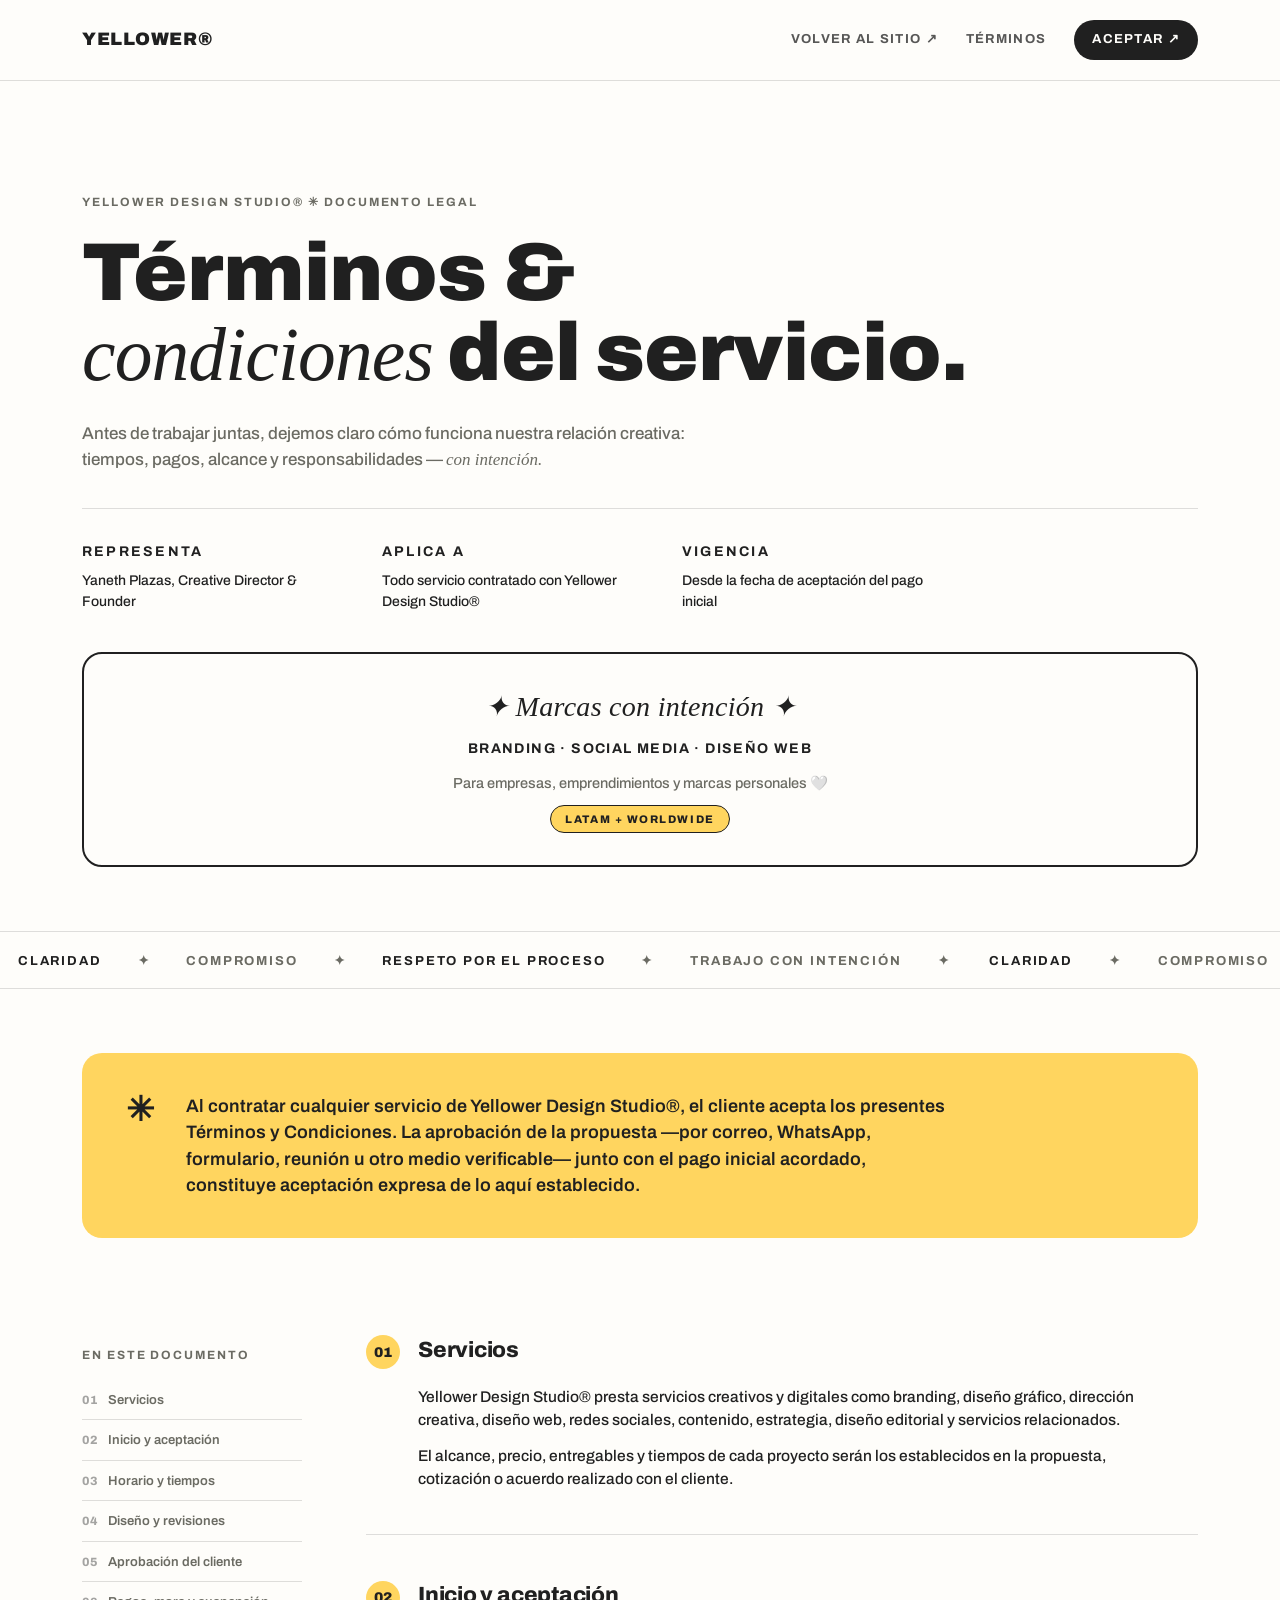
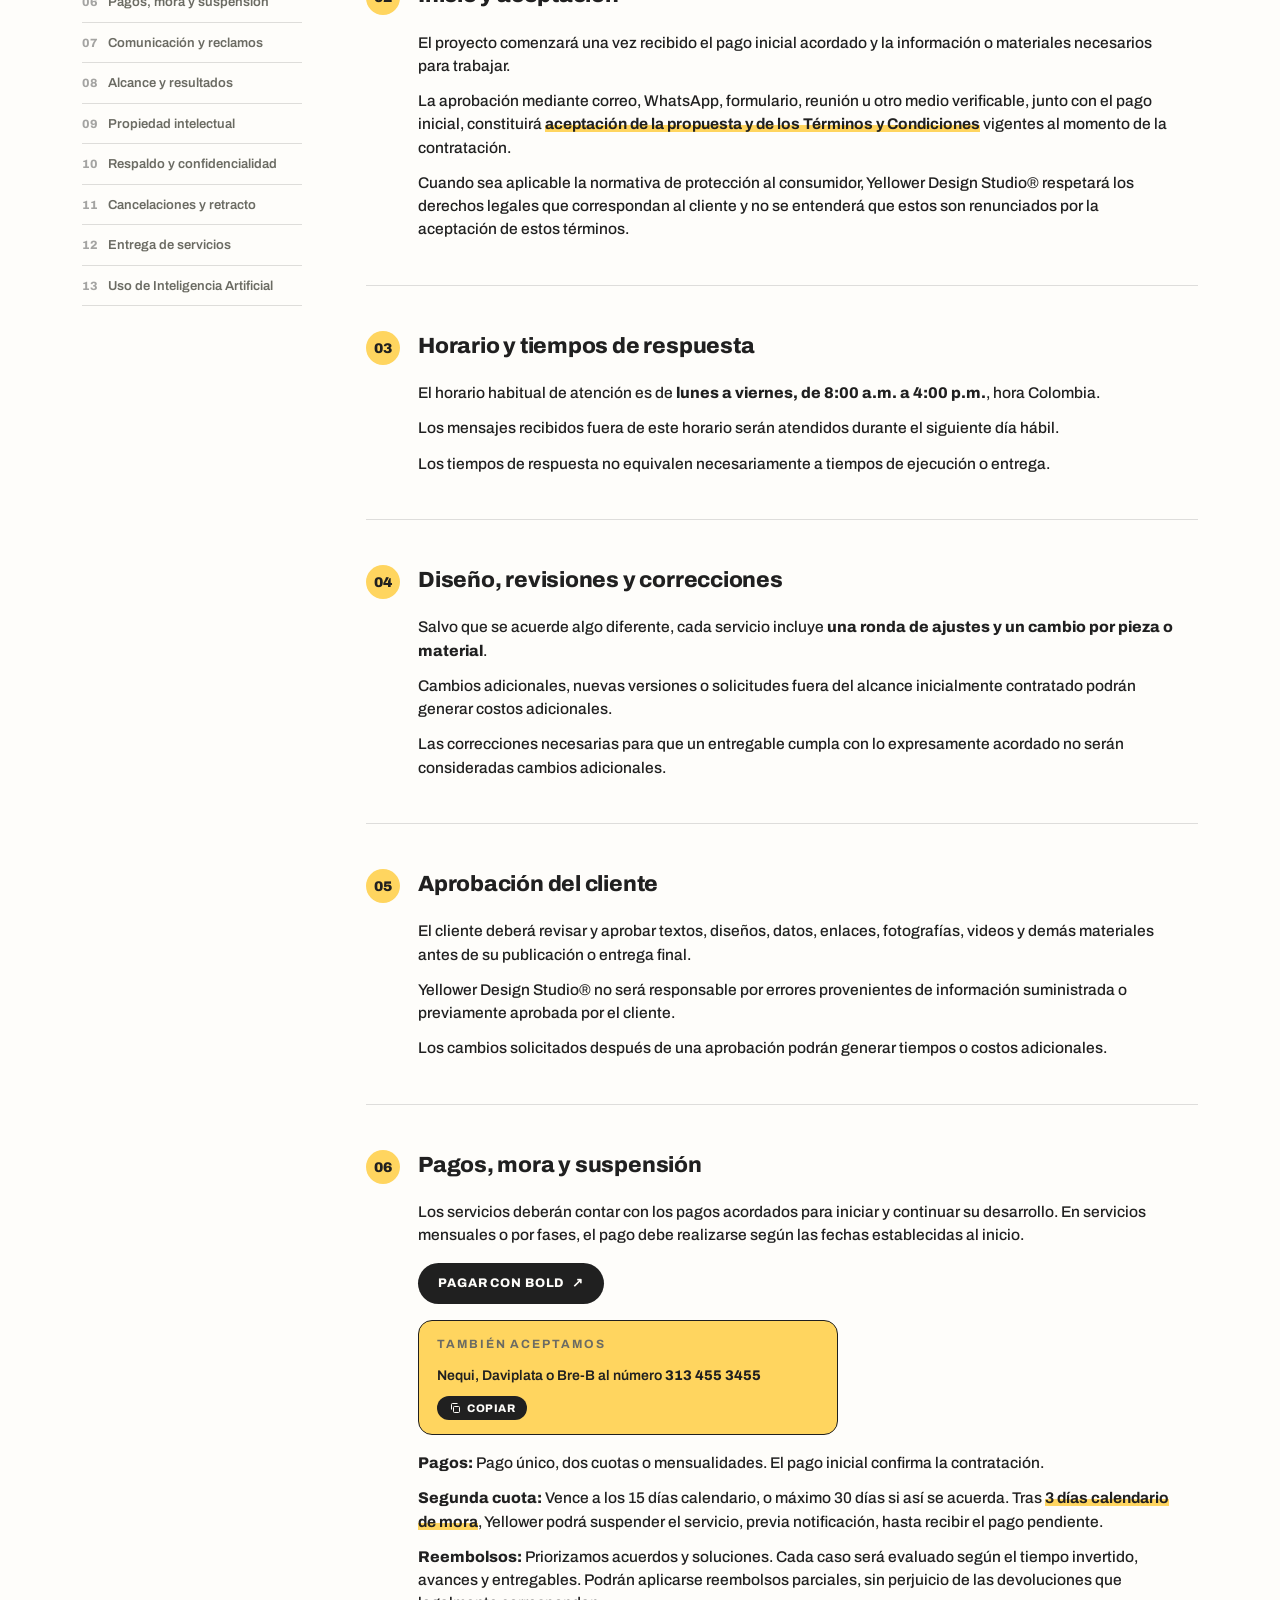
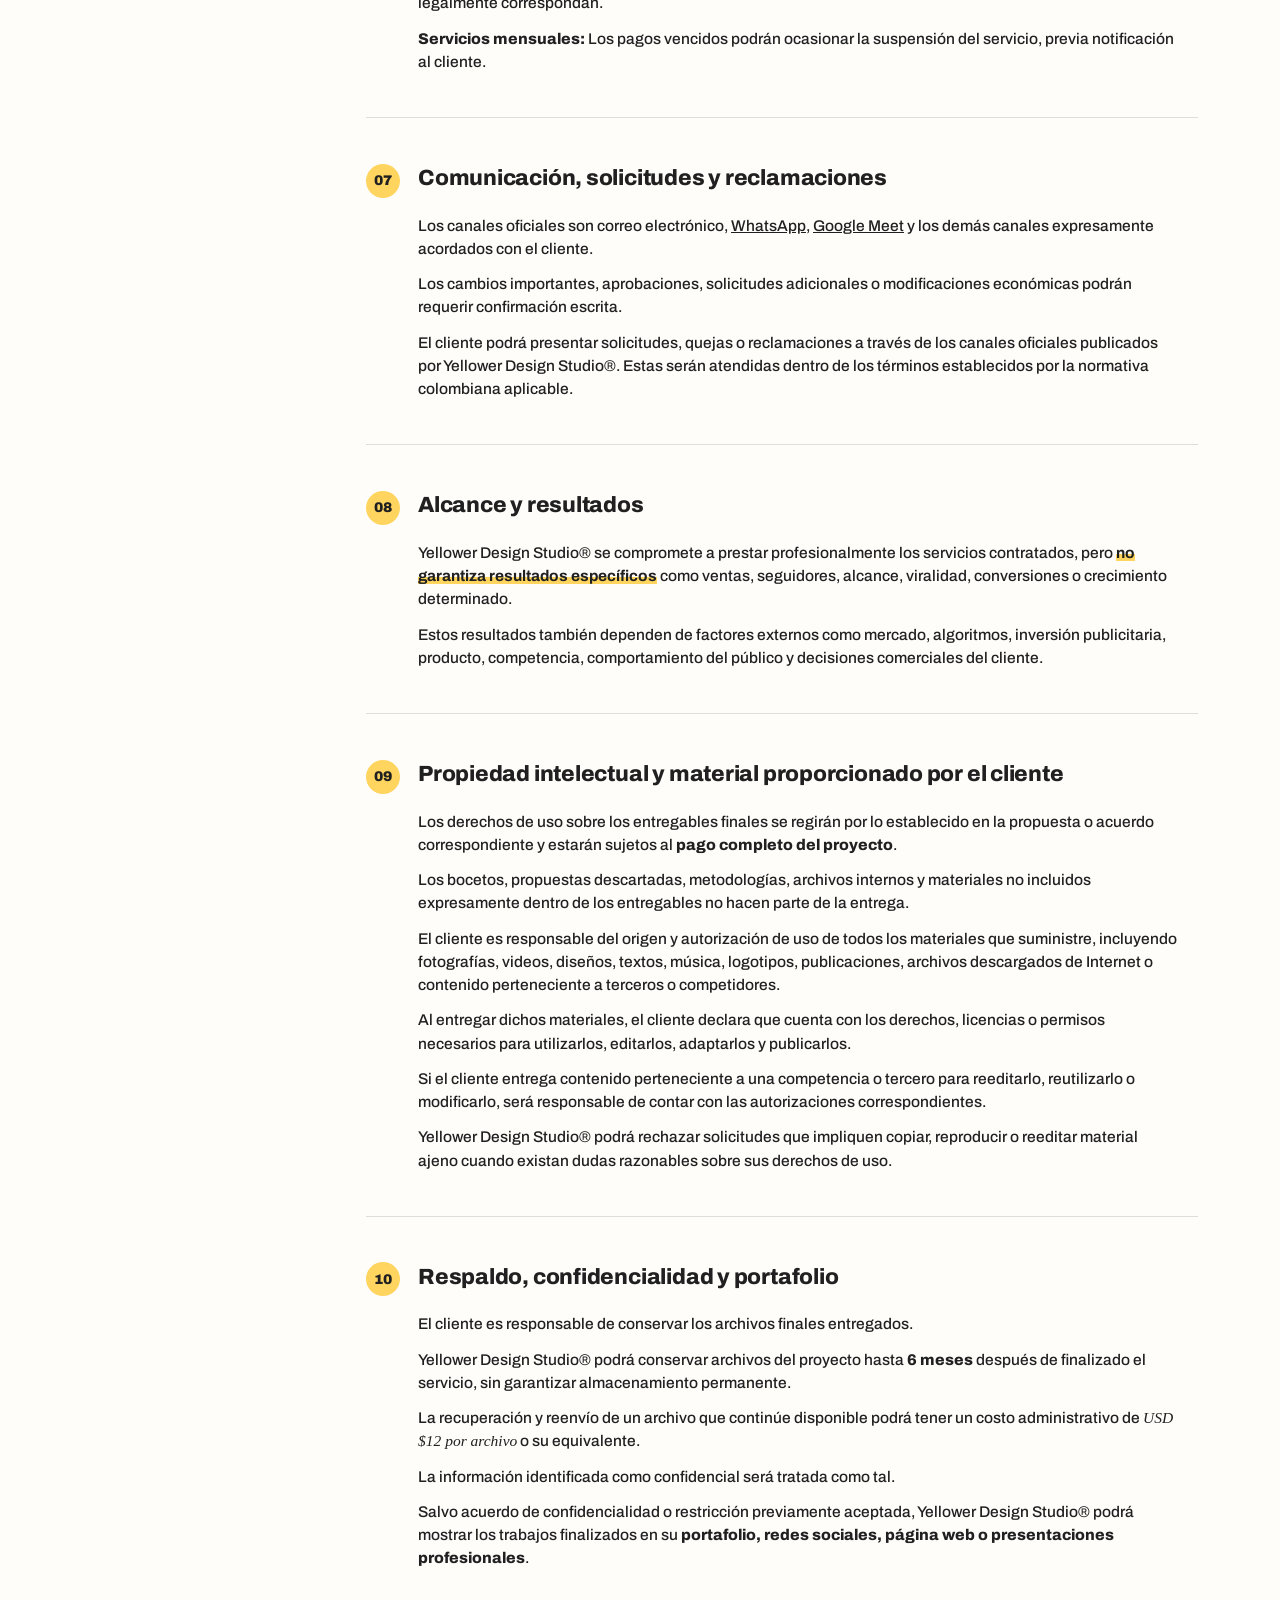
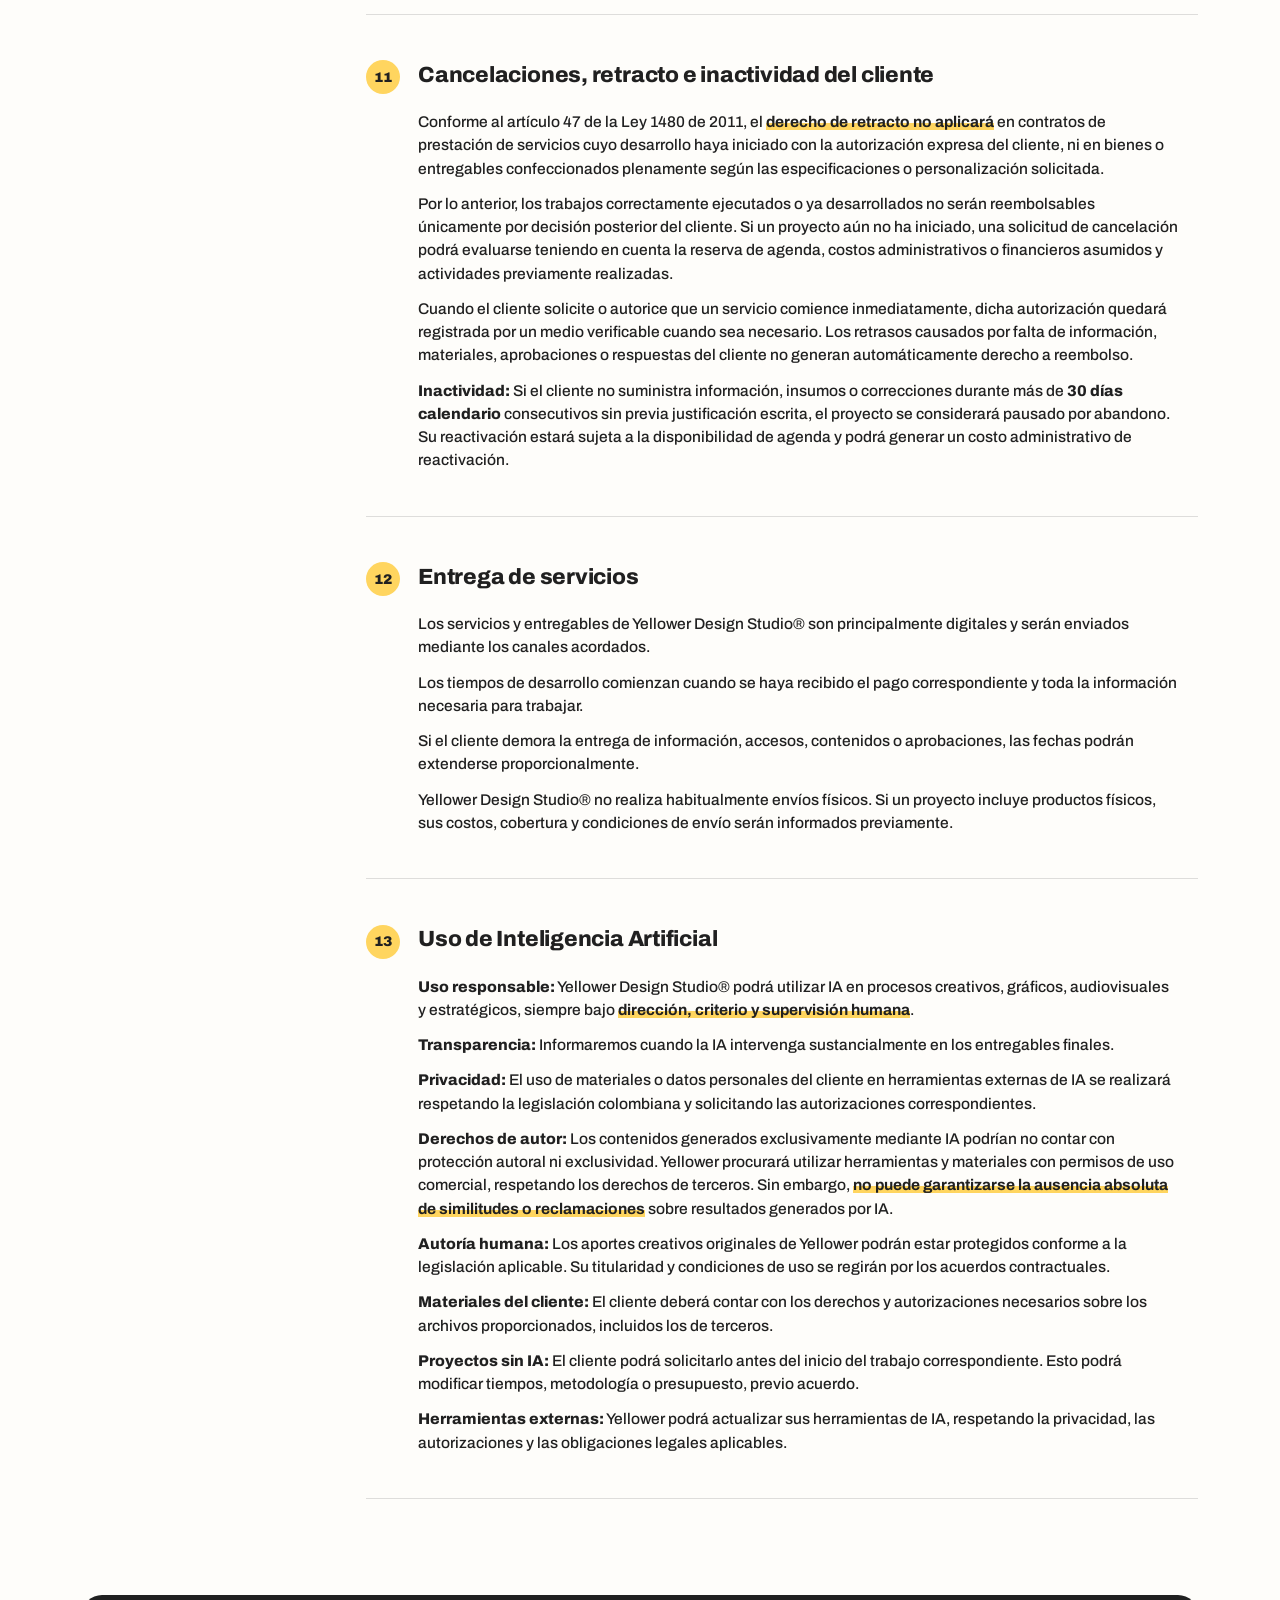
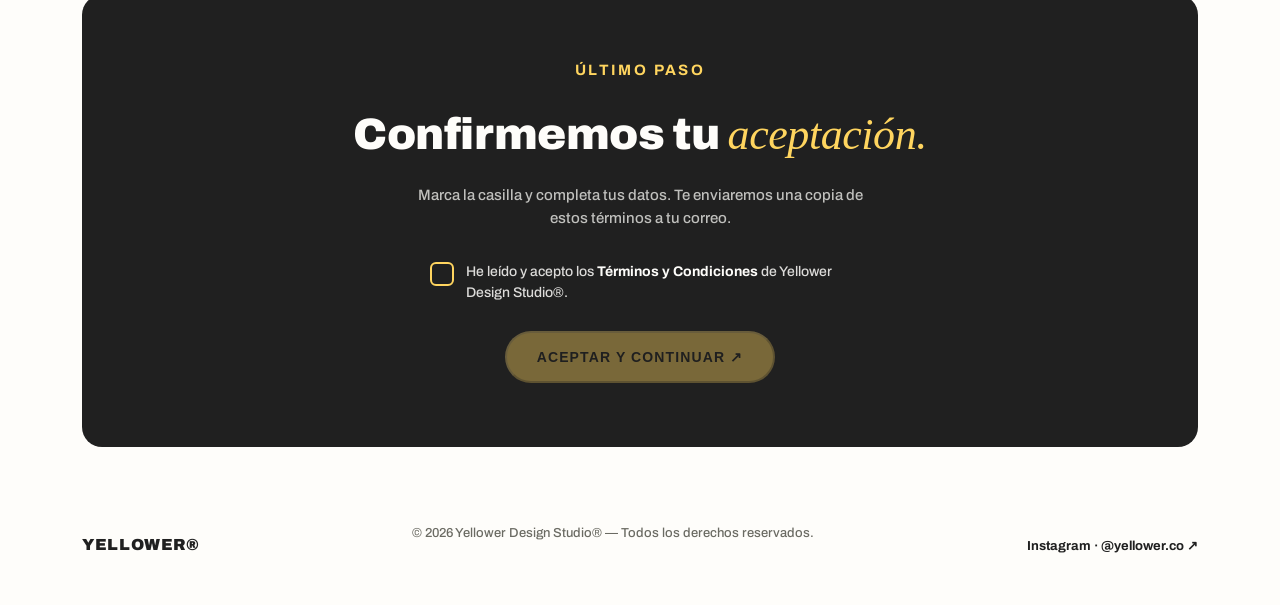
<file: tyc/index.html>
<!DOCTYPE html>
<html lang="es">
<head>
<meta charset="UTF-8">
<meta name="viewport" content="width=device-width, initial-scale=1.0">
<title>Términos y Condiciones — Yellower Design Studio®</title>
<link rel="icon" type="image/png" href="/favicon/favicon-96x96.png" sizes="96x96" />
  <link rel="icon" type="image/svg+xml" href="/favicon/favicon.svg" />
  <link rel="shortcut icon" href="/favicon/favicon.ico" />
  <link rel="apple-touch-icon" sizes="180x180" href="/favicon/apple-touch-icon.png" />
  <meta name="apple-mobile-web-app-title" content="MyWebSite" />
  <link rel="manifest" href="/favicon/site.webmanifest" />
<link rel="preconnect" href="https://fonts.googleapis.com">
<link rel="preconnect" href="https://fonts.gstatic.com" crossorigin>
<link href="https://fonts.googleapis.com/css2?family=Archivo:ital,wght@0,400;0,500;0,600;0,700;0,800;0,900;1,500&display=swap" rel="stylesheet">
<style>
  :root{
    --cream:#FEFDFA;
    --black:#202020;
    --yellow:#FFD55F;
    --grey:#6B6B63;
    --rule: rgba(32,32,32,0.14);
  }

  *{box-sizing:border-box;}
  html{scroll-behavior:smooth;}

  body{
    margin:0;
    background:var(--cream);
    color:var(--black);
    font-family:'Archivo', sans-serif;
    font-weight:500;
    -webkit-font-smoothing:antialiased;
    line-height:1.5;
    -webkit-user-select:none;
    -moz-user-select:none;
    -ms-user-select:none;
    user-select:none;
    -webkit-touch-callout:none;
  }

  img, svg{
    -webkit-user-drag:none;
    user-drag:none;
    -khtml-user-drag:none;
    -moz-user-drag:none;
    -o-user-drag:none;
    pointer-events:none;
  }

  .editorial{
    font-family: Georgia, 'Times New Roman', serif;
    font-style:italic;
    font-weight:400;
  }

  .eyebrow{
    text-transform:uppercase;
    letter-spacing:0.16em;
    font-size:12px;
    font-weight:700;
    color:var(--grey);
  }

  a{color:inherit;}

  header{
    position:sticky;
    top:0;
    z-index:50;
    background:rgba(254,253,250,0.88);
    backdrop-filter:blur(10px);
    border-bottom:1px solid var(--rule);
  }
  .nav-inner{
    max-width:1180px;
    margin:0 auto;
    padding:20px 32px;
    display:flex;
    align-items:center;
    justify-content:space-between;
  }
  .logo{
    font-weight:900;
    letter-spacing:0.04em;
    font-size:18px;
    text-decoration:none;
  }
  .nav-links{
    display:flex;
    align-items:center;
    gap:28px;
  }
  .nav-links a{
    font-size:13px;
    text-transform:uppercase;
    letter-spacing:0.1em;
    font-weight:700;
    text-decoration:none;
    color:var(--black);
    opacity:0.75;
    transition:opacity .2s ease;
  }
  .nav-links a:hover{opacity:1;}
  .nav-cta{
    background:var(--black);
    color:var(--cream) !important;
    padding:10px 18px;
    border-radius:999px;
    opacity:1 !important;
  }
  .nav-cta:hover{background:#000;}

  @media (max-width:720px){
    .nav-links a:not(.nav-cta){display:none;}
  }

  .hero{
    max-width:1180px;
    margin:0 auto;
    padding:100px 32px 64px;
  }
  .hero .eyebrow{margin-bottom:22px;}
  .hero h1{
    font-size:clamp(40px, 6.4vw, 84px);
    line-height:0.98;
    font-weight:900;
    letter-spacing:-0.01em;
    margin:0 0 28px;
    max-width:920px;
  }
  .hero h1 .editorial{font-size:0.92em;}
  .hero p.lead{
    max-width:620px;
    font-size:17px;
    color:var(--grey);
    font-weight:500;
    margin:0 0 36px;
  }
  .hero-meta{
    display:flex;
    flex-wrap:wrap;
    gap:14px 40px;
    padding-top:32px;
    border-top:1px solid var(--rule);
  }
  .hero-meta div{max-width:260px;}
  .hero-meta .eyebrow{margin-bottom:8px;}
  .hero-meta p{margin:0;font-size:14px;color:var(--black);}

  .positioning{
    margin-top:40px;
    padding:32px 36px;
    background:var(--cream);
    border:2px solid var(--black);
    border-radius:20px;
    text-align:center;
  }
  .positioning .p-tagline{
    font-family:Georgia, serif;
    font-style:italic;
    font-weight:400;
    font-size:clamp(20px, 3vw, 28px);
    margin:0 0 10px;
    letter-spacing:0.01em;
  }
  .positioning .p-services{
    font-size:14px;
    font-weight:700;
    text-transform:uppercase;
    letter-spacing:0.1em;
    margin:0 0 14px;
  }
  .positioning .p-audience{
    font-size:14.5px;
    color:var(--grey);
    font-weight:500;
    margin:0 0 10px;
  }
  .positioning .p-scope{
    display:inline-block;
    font-size:11px;
    font-weight:800;
    text-transform:uppercase;
    letter-spacing:0.14em;
    color:var(--black);
    background:var(--yellow);
    border:1.5px solid var(--black);
    border-radius:999px;
    padding:5px 14px;
  }

  .marquee{
    border-top:1px solid var(--rule);
    border-bottom:1px solid var(--rule);
    overflow:hidden;
    padding:16px 0;
    white-space:nowrap;
  }
  .marquee-track{
    display:inline-block;
    animation: scroll 32s linear infinite;
  }
  .marquee span{
    font-size:13px;
    text-transform:uppercase;
    letter-spacing:0.14em;
    font-weight:700;
    color:var(--grey);
    padding:0 18px;
  }
  .marquee span.accent{color:var(--black);}
  @keyframes scroll{
    0%{transform:translateX(0);}
    100%{transform:translateX(-50%);}
  }
  @media (prefers-reduced-motion: reduce){
    .marquee-track{animation:none;}
  }

  .acceptance-wrap{
    max-width:1180px;
    margin:0 auto;
    padding:64px 32px 0;
  }
  .acceptance{
    background:var(--yellow);
    border-radius:20px;
    padding:40px 44px;
    display:flex;
    gap:32px;
    align-items:flex-start;
  }
  .acceptance .mark{
    font-size:34px;
    font-weight:900;
    line-height:1;
    flex-shrink:0;
  }
  .acceptance p{
    margin:0;
    font-size:18px;
    font-weight:600;
    max-width:760px;
    line-height:1.45;
  }
  .acceptance p .name{
    font-family:Georgia, serif;
    font-style:italic;
    font-weight:400;
  }

  .content-wrap{
    max-width:1180px;
    margin:0 auto;
    padding:96px 32px 40px;
    display:grid;
    grid-template-columns:220px 1fr;
    gap:64px;
    align-items:start;
  }
  .toc{
    position:sticky;
    top:110px;
  }
  .toc .eyebrow{margin-bottom:18px;}
  .toc ol{
    list-style:none;
    margin:0;
    padding:0;
    display:flex;
    flex-direction:column;
    gap:2px;
  }
  .toc li a{
    display:flex;
    gap:10px;
    align-items:baseline;
    text-decoration:none;
    font-size:13px;
    font-weight:600;
    color:var(--grey);
    padding:9px 0;
    border-bottom:1px solid var(--rule);
    transition:color .2s ease, padding-left .2s ease;
  }
  .toc li a .n{
    font-weight:800;
    color:var(--black);
    opacity:0.4;
    font-size:12px;
  }
  .toc li a:hover{color:var(--black);padding-left:4px;}

  @media (max-width:880px){
    .content-wrap{grid-template-columns:1fr;}
    .toc{position:static;display:none;}
  }

  .clauses{
    display:flex;
    flex-direction:column;
  }
  .clause{
    padding:44px 0;
    border-bottom:1px solid var(--rule);
    scroll-margin-top:120px;
  }
  .clause:first-child{padding-top:0;}
  .clause-head{
    display:flex;
    align-items:baseline;
    gap:18px;
    margin-bottom:16px;
  }
  .clause-num{
    font-size:14px;
    font-weight:900;
    color:var(--black);
    background:var(--yellow);
    border-radius:999px;
    width:34px;
    height:34px;
    min-width:34px;
    display:flex;
    align-items:center;
    justify-content:center;
  }
  .clause h2{
    font-size:22px;
    font-weight:800;
    margin:0;
    letter-spacing:-0.01em;
  }
  .clause .body{
    margin-left:52px;
    color:var(--black);
    font-size:15.5px;
    font-weight:500;
    max-width:760px;
  }
  .clause .body p{margin:0 0 12px;}
  .clause .body p:last-child{margin-bottom:0;}
  .clause .body .callout{
    display:inline;
    background:linear-gradient(to top, var(--yellow) 42%, transparent 42%);
    font-weight:700;
  }
  .clause .body strong{font-weight:800;}
  .clause .body .cost{
    font-family:Georgia, serif;
    font-style:italic;
  }

  .bold-btn{
    display:inline-flex;
    align-items:center;
    gap:8px;
    background:var(--black);
    color:var(--cream);
    text-decoration:none;
    font-weight:800;
    font-size:12.5px;
    text-transform:uppercase;
    letter-spacing:0.07em;
    padding:11px 20px;
    border-radius:999px;
    margin:4px 0 16px;
    transition:transform .2s ease, background .2s ease;
  }
  .bold-btn:hover{background:#000; transform:translateY(-2px);}
  .bold-arrow{font-size:13px;}

  .alt-payments{
    background:var(--yellow);
    border:1.5px solid var(--black);
    border-radius:14px;
    padding:14px 18px;
    margin:0 0 16px;
    max-width:420px;
  }
  .alt-payments .eyebrow{margin-bottom:4px;}
  .alt-payments p:not(.eyebrow){
    margin:0;
    font-size:14px;
    font-weight:600;
  }
  .alt-payments .number-row{
    display:flex;
    align-items:center;
    gap:10px;
    flex-wrap:wrap;
  }
  .copy-btn{
    display:inline-flex;
    align-items:center;
    gap:6px;
    background:var(--black);
    color:var(--cream);
    border:none;
    border-radius:999px;
    padding:6px 12px;
    font-family:'Archivo', sans-serif;
    font-size:11px;
    font-weight:800;
    text-transform:uppercase;
    letter-spacing:0.05em;
    cursor:pointer;
    transition:background .2s ease, transform .2s ease;
  }
  .copy-btn:hover{transform:translateY(-1px);}
  .copy-btn svg{
    width:12px;
    height:12px;
    flex-shrink:0;
  }
  .copy-btn.copied{background:#5B7A4B;}

  @media (max-width:640px){
    .clause .body{margin-left:0;margin-top:6px;}
    .clause-head{gap:12px;}
  }

  .sign-wrap{
    max-width:1180px;
    margin:0 auto;
    padding:40px 32px 0;
  }
  .signature{
    background:var(--black);
    color:var(--cream);
    border-radius:20px;
    padding:64px 48px;
    text-align:center;
    margin-top:16px;
  }
  .signature .eyebrow{color:var(--yellow);margin-bottom:20px;}
  .signature h2{
    font-size:clamp(28px,4vw,44px);
    font-weight:900;
    margin:0 0 16px;
    letter-spacing:-0.01em;
  }
  .signature h2 .editorial{color:var(--yellow);}
  .signature p{
    color:rgba(254,253,250,0.72);
    font-size:15px;
    max-width:460px;
    margin:0 auto 32px;
  }
  .btn-yellow{
    display:inline-flex;
    align-items:center;
    gap:10px;
    background:var(--yellow);
    color:var(--black);
    text-decoration:none;
    font-weight:800;
    font-size:14px;
    text-transform:uppercase;
    letter-spacing:0.08em;
    padding:16px 30px;
    border-radius:999px;
    transition:transform .2s ease;
  }
  .btn-yellow:hover{transform:translateY(-2px);}

  footer{
    max-width:1180px;
    margin:0 auto;
    padding:64px 32px 48px;
    display:flex;
    justify-content:space-between;
    align-items:flex-end;
    flex-wrap:wrap;
    gap:24px;
  }
  footer .logo{font-size:16px;}
  footer .fine{
    font-size:13px;
    color:var(--grey);
  }
  footer a.ig{
    text-decoration:none;
    font-size:13px;
    font-weight:700;
    color:var(--black);
  }

  .back-to-top{
    position:fixed;
    bottom:28px;
    right:28px;
    width:52px;
    height:52px;
    border-radius:50%;
    background:var(--black);
    color:var(--cream);
    border:none;
    display:flex;
    align-items:center;
    justify-content:center;
    cursor:pointer;
    z-index:100;
    box-shadow:0 8px 20px rgba(32,32,32,0.22);
    opacity:0;
    transform:translateY(12px);
    pointer-events:none;
    transition:opacity .3s ease, transform .3s ease, background .2s ease, color .2s ease;
  }
  .back-to-top.show{
    opacity:1;
    transform:translateY(0);
    pointer-events:auto;
  }
  .back-to-top:hover{
    background:var(--yellow);
    color:var(--black);
  }
  .back-to-top svg{
    width:20px;
    height:20px;
    pointer-events:none;
  }

  @media (max-width:640px){
    .back-to-top{
      bottom:20px;
      right:20px;
      width:46px;
      height:46px;
    }
  }

  .accept-check{
    display:flex;
    align-items:flex-start;
    gap:12px;
    max-width:420px;
    margin:0 auto 28px;
    cursor:pointer;
    text-align:left;
  }
  .accept-check input{
    position:absolute;
    opacity:0;
    width:0;
    height:0;
  }
  .checkbox-box{
    flex-shrink:0;
    width:24px;
    height:24px;
    border-radius:6px;
    border:2px solid var(--yellow);
    display:flex;
    align-items:center;
    justify-content:center;
    margin-top:1px;
    transition:background .2s ease, border-color .2s ease;
  }
  .checkbox-box svg{
    width:14px;
    height:14px;
    color:var(--black);
    opacity:0;
    transition:opacity .15s ease;
  }
  .accept-check input:checked + .checkbox-box{
    background:var(--yellow);
  }
  .accept-check input:checked + .checkbox-box svg{
    opacity:1;
  }
  .checkbox-label{
    font-size:14px;
    color:rgba(254,253,250,0.85);
    line-height:1.5;
  }
  .checkbox-label strong{color:var(--cream);}

  .btn-yellow:disabled{
    opacity:0.4;
    cursor:not-allowed;
    transform:none !important;
  }

  .modal-overlay{
    position:fixed;
    inset:0;
    background:rgba(32,32,32,0.55);
    display:flex;
    align-items:center;
    justify-content:center;
    padding:24px;
    z-index:200;
    opacity:0;
    pointer-events:none;
    transition:opacity .25s ease;
  }
  .modal-overlay.show{
    opacity:1;
    pointer-events:auto;
  }
  .modal-box{
    background:var(--cream);
    border-radius:24px;
    border:2px solid var(--black);
    padding:40px 36px;
    max-width:460px;
    width:100%;
    max-height:88vh;
    overflow-y:auto;
    position:relative;
    transform:translateY(16px);
    transition:transform .25s ease;
  }
  .modal-overlay.show .modal-box{transform:translateY(0);}
  .modal-close{
    position:absolute;
    top:18px;
    right:18px;
    width:32px;
    height:32px;
    border-radius:50%;
    background:transparent;
    border:1.5px solid var(--rule);
    color:var(--black);
    font-size:14px;
    cursor:pointer;
    display:flex;
    align-items:center;
    justify-content:center;
    transition:background .2s ease;
  }
  .modal-close:hover{background:var(--yellow); border-color:var(--black);}

  .modal-box h3{
    font-size:24px;
    font-weight:900;
    margin:6px 0 8px;
    letter-spacing:-0.01em;
  }
  .modal-sub{
    font-size:13.5px;
    color:var(--grey);
    font-weight:500;
    margin:0 0 24px;
    max-width:360px;
  }

  .field-label{
    display:block;
    font-size:11px;
    font-weight:800;
    text-transform:uppercase;
    letter-spacing:0.07em;
    color:var(--grey);
    margin:0 0 6px;
  }
  .field-input{
    width:100%;
    font-family:'Archivo', sans-serif;
    font-size:14px;
    font-weight:600;
    color:var(--black);
    background:var(--cream);
    border:2px solid var(--black);
    border-radius:10px;
    padding:11px 14px;
    margin-bottom:16px;
    outline:none;
    -webkit-user-select:text;
    user-select:text;
  }
  .field-input:focus{box-shadow:0 0 0 3px rgba(255,213,95,0.5);}
  .field-row{
    display:grid;
    grid-template-columns:1fr 1fr;
    gap:12px;
  }
  select.field-input{cursor:pointer;}

  .form-error{
    font-size:12.5px;
    font-weight:700;
    color:#B5482B;
    margin:-6px 0 12px;
    min-height:16px;
  }

  #acceptForm .btn-yellow, #successView .btn-yellow{
    width:100%;
    justify-content:center;
    margin-top:4px;
  }

  .success-view{
    display:none;
    text-align:center;
    padding:20px 0 4px;
  }
  .success-view.show{display:block;}
  .success-mark{
    display:inline-block;
    font-size:40px;
    color:var(--yellow);
    -webkit-text-stroke:1.5px var(--black);
    margin-bottom:14px;
  }
  .success-view h3{
    font-size:24px;
    font-weight:900;
    margin:0 0 12px;
  }
  .success-view p{
    font-size:14px;
    color:var(--grey);
    font-weight:500;
    margin:0 0 26px;
    max-width:340px;
    margin-left:auto;
    margin-right:auto;
  }

  @media (max-width:480px){
    .field-row{grid-template-columns:1fr;}
    .modal-box{padding:32px 24px;}
  }
</style>
</head>
<body>

<header>
  <div class="nav-inner">
    <a class="logo" href="https://yellowerdesignstudio.com/">YELLOWER®</a>
    <nav class="nav-links">
      <a href="https://yellowerdesignstudio.com/">Volver al sitio ↗</a>
      <a href="#terminos">Términos</a>
      <a class="nav-cta" href="#aceptar">Aceptar ↗</a>
    </nav>
  </div>
</header>

<main id="top">

  <section class="hero">
    <p class="eyebrow">Yellower Design Studio® ✳ Documento legal</p>
    <h1>Términos &amp;<br><span class="editorial">condiciones</span> del servicio.</h1>
    <p class="lead">Antes de trabajar juntas, dejemos claro cómo funciona nuestra relación creativa: tiempos, pagos, alcance y responsabilidades — <span class="editorial">con intención.</span></p>
    <div class="hero-meta">
      <div>
        <p class="eyebrow">Representa</p>
        <p>Yaneth Plazas, Creative Director & Founder</p>
      </div>
      <div>
        <p class="eyebrow">Aplica a</p>
        <p>Todo servicio contratado con Yellower Design Studio®</p>
      </div>
      <div>
        <p class="eyebrow">Vigencia</p>
        <p>Desde la fecha de aceptación del pago inicial</p>
      </div>
    </div>

    <div class="positioning">
      <p class="p-tagline">✦ Marcas con intención ✦</p>
      <p class="p-services">Branding · Social Media · Diseño Web</p>
      <p class="p-audience">Para empresas, emprendimientos y marcas personales 🤍</p>
      <span class="p-scope">LATAM + Worldwide</span>
    </div>
  </section>

  <div class="marquee">
    <div class="marquee-track">
      <span class="accent">CLARIDAD</span><span>✦</span><span>COMPROMISO</span><span>✦</span><span class="accent">RESPETO POR EL PROCESO</span><span>✦</span><span>TRABAJO CON INTENCIÓN</span><span>✦</span>
      <span class="accent">CLARIDAD</span><span>✦</span><span>COMPROMISO</span><span>✦</span><span class="accent">RESPETO POR EL PROCESO</span><span>✦</span><span>TRABAJO CON INTENCIÓN</span><span>✦</span>
    </div>
  </div>

  <div class="acceptance-wrap">
    <div class="acceptance">
      <span class="mark">✳</span>
      <p>Al contratar cualquier servicio de Yellower Design Studio®, el cliente acepta los presentes Términos y Condiciones. La aprobación de la propuesta —por correo, WhatsApp, formulario, reunión u otro medio verificable— junto con el pago inicial acordado, constituye aceptación expresa de lo aquí establecido.</p>
    </div>
  </div>

  <div class="content-wrap" id="terminos">
    <aside class="toc">
      <p class="eyebrow">En este documento</p>
      <ol>
        <li><a href="#c1"><span class="n">01</span> Servicios</a></li>
        <li><a href="#c2"><span class="n">02</span> Inicio y aceptación</a></li>
        <li><a href="#c3"><span class="n">03</span> Horario y tiempos</a></li>
        <li><a href="#c4"><span class="n">04</span> Diseño y revisiones</a></li>
        <li><a href="#c5"><span class="n">05</span> Aprobación del cliente</a></li>
        <li><a href="#c6"><span class="n">06</span> Pagos, mora y suspensión</a></li>
        <li><a href="#c7"><span class="n">07</span> Comunicación y reclamos</a></li>
        <li><a href="#c8"><span class="n">08</span> Alcance y resultados</a></li>
        <li><a href="#c9"><span class="n">09</span> Propiedad intelectual</a></li>
        <li><a href="#c10"><span class="n">10</span> Respaldo y confidencialidad</a></li>
        <li><a href="#c11"><span class="n">11</span> Cancelaciones y retracto</a></li>
        <li><a href="#c12"><span class="n">12</span> Entrega de servicios</a></li>
        <li><a href="#c13"><span class="n">13</span> Uso de Inteligencia Artificial</a></li>
      </ol>
    </aside>

    <div class="clauses">

      <article class="clause" id="c1">
        <div class="clause-head"><span class="clause-num">01</span><h2>Servicios</h2></div>
        <div class="body">
          <p>Yellower Design Studio® presta servicios creativos y digitales como branding, diseño gráfico, dirección creativa, diseño web, redes sociales, contenido, estrategia, diseño editorial y servicios relacionados.</p>
          <p>El alcance, precio, entregables y tiempos de cada proyecto serán los establecidos en la propuesta, cotización o acuerdo realizado con el cliente.</p>
        </div>
      </article>

      <article class="clause" id="c2">
        <div class="clause-head"><span class="clause-num">02</span><h2>Inicio y aceptación</h2></div>
        <div class="body">
          <p>El proyecto comenzará una vez recibido el pago inicial acordado y la información o materiales necesarios para trabajar.</p>
          <p>La aprobación mediante correo, WhatsApp, formulario, reunión u otro medio verificable, junto con el pago inicial, constituirá <span class="callout">aceptación de la propuesta y de los Términos y Condiciones</span> vigentes al momento de la contratación.</p>
          <p>Cuando sea aplicable la normativa de protección al consumidor, Yellower Design Studio® respetará los derechos legales que correspondan al cliente y no se entenderá que estos son renunciados por la aceptación de estos términos.</p>
        </div>
      </article>

      <article class="clause" id="c3">
        <div class="clause-head"><span class="clause-num">03</span><h2>Horario y tiempos de respuesta</h2></div>
        <div class="body">
          <p>El horario habitual de atención es de <strong>lunes a viernes, de 8:00 a.m. a 4:00 p.m.</strong>, hora Colombia.</p>
          <p>Los mensajes recibidos fuera de este horario serán atendidos durante el siguiente día hábil.</p>
          <p>Los tiempos de respuesta no equivalen necesariamente a tiempos de ejecución o entrega.</p>
        </div>
      </article>

      <article class="clause" id="c4">
        <div class="clause-head"><span class="clause-num">04</span><h2>Diseño, revisiones y correcciones</h2></div>
        <div class="body">
          <p>Salvo que se acuerde algo diferente, cada servicio incluye <strong>una ronda de ajustes y un cambio por pieza o material</strong>.</p>
          <p>Cambios adicionales, nuevas versiones o solicitudes fuera del alcance inicialmente contratado podrán generar costos adicionales.</p>
          <p>Las correcciones necesarias para que un entregable cumpla con lo expresamente acordado no serán consideradas cambios adicionales.</p>
        </div>
      </article>

      <article class="clause" id="c5">
        <div class="clause-head"><span class="clause-num">05</span><h2>Aprobación del cliente</h2></div>
        <div class="body">
          <p>El cliente deberá revisar y aprobar textos, diseños, datos, enlaces, fotografías, videos y demás materiales antes de su publicación o entrega final.</p>
          <p>Yellower Design Studio® no será responsable por errores provenientes de información suministrada o previamente aprobada por el cliente.</p>
          <p>Los cambios solicitados después de una aprobación podrán generar tiempos o costos adicionales.</p>
        </div>
      </article>

      <article class="clause" id="c6">
        <div class="clause-head"><span class="clause-num">06</span><h2>Pagos, mora y suspensión</h2></div>
        <div class="body">
          <p>Los servicios deberán contar con los pagos acordados para iniciar y continuar su desarrollo. En servicios mensuales o por fases, el pago debe realizarse según las fechas establecidas al inicio.</p>

          <a class="bold-btn" href="https://checkout.bold.co/payment/LNK_QBI7F5ZOXX" target="_blank" rel="noopener">
            <span>Pagar con BOLD</span>
            <span class="bold-arrow">↗</span>
          </a>

          <div class="alt-payments">
            <p class="eyebrow">También aceptamos</p>
            <div class="number-row">
              <p>Nequi, Daviplata o Bre-B al número <strong>313 455 3455</strong></p>
              <button type="button" class="copy-btn" data-copy="3134553455" aria-label="Copiar número">
                <svg viewBox="0 0 24 24" fill="none" xmlns="http://www.w3.org/2000/svg"><rect x="9" y="9" width="12" height="12" rx="2" stroke="currentColor" stroke-width="2"/><path d="M5 15V5a2 2 0 0 1 2-2h10" stroke="currentColor" stroke-width="2"/></svg>
                <span class="copy-label">Copiar</span>
              </button>
            </div>
          </div>

          <p><strong>Pagos:</strong> Pago único, dos cuotas o mensualidades. El pago inicial confirma la contratación.</p>

  <p><strong>Segunda cuota:</strong> Vence a los 15 días calendario, o máximo 30 días si así se acuerda. Tras <span class="callout">3 días calendario de mora</span>, Yellower podrá suspender el servicio, previa notificación, hasta recibir el pago pendiente.</p>

  <p><strong>Reembolsos:</strong> Priorizamos acuerdos y soluciones. Cada caso será evaluado según el tiempo invertido, avances y entregables. Podrán aplicarse reembolsos parciales, sin perjuicio de las devoluciones que legalmente correspondan.</p>

  <p><strong>Servicios mensuales:</strong> Los pagos vencidos podrán ocasionar la suspensión del servicio, previa notificación al cliente.</p>
</div>
      </article>

      <article class="clause" id="c7">
        <div class="clause-head"><span class="clause-num">07</span><h2>Comunicación, solicitudes y reclamaciones</h2></div>
        <div class="body">
          <p>Los canales oficiales son correo electrónico, <a href="https://wa.me/573134553455" target="_blank" rel="noopener" style="text-decoration:underline;">WhatsApp</a>, <a href="https://calendar.app.google/DcmWvT41UvfwSJD48" target="_blank" rel="noopener" style="text-decoration:underline;">Google Meet</a> y los demás canales expresamente acordados con el cliente.</p>
          <p>Los cambios importantes, aprobaciones, solicitudes adicionales o modificaciones económicas podrán requerir confirmación escrita.</p>
          <p>El cliente podrá presentar solicitudes, quejas o reclamaciones a través de los canales oficiales publicados por Yellower Design Studio®. Estas serán atendidas dentro de los términos establecidos por la normativa colombiana aplicable.</p>
        </div>
      </article>

      <article class="clause" id="c8">
        <div class="clause-head"><span class="clause-num">08</span><h2>Alcance y resultados</h2></div>
        <div class="body">
          <p>Yellower Design Studio® se compromete a prestar profesionalmente los servicios contratados, pero <span class="callout">no garantiza resultados específicos</span> como ventas, seguidores, alcance, viralidad, conversiones o crecimiento determinado.</p>
          <p>Estos resultados también dependen de factores externos como mercado, algoritmos, inversión publicitaria, producto, competencia, comportamiento del público y decisiones comerciales del cliente.</p>
        </div>
      </article>

      <article class="clause" id="c9">
        <div class="clause-head"><span class="clause-num">09</span><h2>Propiedad intelectual y material proporcionado por el cliente</h2></div>
        <div class="body">
          <p>Los derechos de uso sobre los entregables finales se regirán por lo establecido en la propuesta o acuerdo correspondiente y estarán sujetos al <strong>pago completo del proyecto</strong>.</p>
          <p>Los bocetos, propuestas descartadas, metodologías, archivos internos y materiales no incluidos expresamente dentro de los entregables no hacen parte de la entrega.</p>
          <p>El cliente es responsable del origen y autorización de uso de todos los materiales que suministre, incluyendo fotografías, videos, diseños, textos, música, logotipos, publicaciones, archivos descargados de Internet o contenido perteneciente a terceros o competidores.</p>
          <p>Al entregar dichos materiales, el cliente declara que cuenta con los derechos, licencias o permisos necesarios para utilizarlos, editarlos, adaptarlos y publicarlos.</p>
          <p>Si el cliente entrega contenido perteneciente a una competencia o tercero para reeditarlo, reutilizarlo o modificarlo, será responsable de contar con las autorizaciones correspondientes.</p>
          <p>Yellower Design Studio® podrá rechazar solicitudes que impliquen copiar, reproducir o reeditar material ajeno cuando existan dudas razonables sobre sus derechos de uso.</p>
        </div>
      </article>

      <article class="clause" id="c10">
        <div class="clause-head"><span class="clause-num">10</span><h2>Respaldo, confidencialidad y portafolio</h2></div>
        <div class="body">
          <p>El cliente es responsable de conservar los archivos finales entregados.</p>
          <p>Yellower Design Studio® podrá conservar archivos del proyecto hasta <strong>6 meses</strong> después de finalizado el servicio, sin garantizar almacenamiento permanente.</p>
          <p>La recuperación y reenvío de un archivo que continúe disponible podrá tener un costo administrativo de <span class="cost">USD $12 por archivo</span> o su equivalente.</p>
          <p>La información identificada como confidencial será tratada como tal.</p>
          <p>Salvo acuerdo de confidencialidad o restricción previamente aceptada, Yellower Design Studio® podrá mostrar los trabajos finalizados en su <strong>portafolio, redes sociales, página web o presentaciones profesionales</strong>.</p>
        </div>
      </article>

      <article class="clause" id="c11">
        <div class="clause-head"><span class="clause-num">11</span><h2>Cancelaciones, retracto e inactividad del cliente</h2></div>
        <div class="body">
          <p>Conforme al artículo 47 de la Ley 1480 de 2011, el <span class="callout">derecho de retracto no aplicará</span> en contratos de prestación de servicios cuyo desarrollo haya iniciado con la autorización expresa del cliente, ni en bienes o entregables confeccionados plenamente según las especificaciones o personalización solicitada.</p>
          <p>Por lo anterior, los trabajos correctamente ejecutados o ya desarrollados no serán reembolsables únicamente por decisión posterior del cliente. Si un proyecto aún no ha iniciado, una solicitud de cancelación podrá evaluarse teniendo en cuenta la reserva de agenda, costos administrativos o financieros asumidos y actividades previamente realizadas.</p>
          <p>Cuando el cliente solicite o autorice que un servicio comience inmediatamente, dicha autorización quedará registrada por un medio verificable cuando sea necesario. Los retrasos causados por falta de información, materiales, aprobaciones o respuestas del cliente no generan automáticamente derecho a reembolso.</p>
          <p><strong>Inactividad:</strong> Si el cliente no suministra información, insumos o correcciones durante más de <strong>30 días calendario</strong> consecutivos sin previa justificación escrita, el proyecto se considerará pausado por abandono. Su reactivación estará sujeta a la disponibilidad de agenda y podrá generar un costo administrativo de reactivación.</p>
        </div>
      </article>

      <article class="clause" id="c12">
        <div class="clause-head"><span class="clause-num">12</span><h2>Entrega de servicios</h2></div>
        <div class="body">
          <p>Los servicios y entregables de Yellower Design Studio® son principalmente digitales y serán enviados mediante los canales acordados.</p>
          <p>Los tiempos de desarrollo comienzan cuando se haya recibido el pago correspondiente y toda la información necesaria para trabajar.</p>
          <p>Si el cliente demora la entrega de información, accesos, contenidos o aprobaciones, las fechas podrán extenderse proporcionalmente.</p>
          <p>Yellower Design Studio® no realiza habitualmente envíos físicos. Si un proyecto incluye productos físicos, sus costos, cobertura y condiciones de envío serán informados previamente.</p>
        </div>
      </article>

      <article class="clause" id="c13">
        <div class="clause-head"><span class="clause-num">13</span><h2>Uso de Inteligencia Artificial</h2></div>
        <div class="body">
  <p><strong>Uso responsable:</strong> Yellower Design Studio® podrá utilizar IA en procesos creativos, gráficos, audiovisuales y estratégicos, siempre bajo <span class="callout">dirección, criterio y supervisión humana</span>.</p>

  <p><strong>Transparencia:</strong> Informaremos cuando la IA intervenga sustancialmente en los entregables finales.</p>

  <p><strong>Privacidad:</strong> El uso de materiales o datos personales del cliente en herramientas externas de IA se realizará respetando la legislación colombiana y solicitando las autorizaciones correspondientes.</p>

  <p><strong>Derechos de autor:</strong> Los contenidos generados exclusivamente mediante IA podrían no contar con protección autoral ni exclusividad. Yellower procurará utilizar herramientas y materiales con permisos de uso comercial, respetando los derechos de terceros. Sin embargo, <span class="callout">no puede garantizarse la ausencia absoluta de similitudes o reclamaciones</span> sobre resultados generados por IA.</p>

  <p><strong>Autoría humana:</strong> Los aportes creativos originales de Yellower podrán estar protegidos conforme a la legislación aplicable. Su titularidad y condiciones de uso se regirán por los acuerdos contractuales.</p>

  <p><strong>Materiales del cliente:</strong> El cliente deberá contar con los derechos y autorizaciones necesarios sobre los archivos proporcionados, incluidos los de terceros.</p>

  <p><strong>Proyectos sin IA:</strong> El cliente podrá solicitarlo antes del inicio del trabajo correspondiente. Esto podrá modificar tiempos, metodología o presupuesto, previo acuerdo.</p>

  <p><strong>Herramientas externas:</strong> Yellower podrá actualizar sus herramientas de IA, respetando la privacidad, las autorizaciones y las obligaciones legales aplicables.</p>
</div>
      </article>

    </div>
  </div>

  <div class="sign-wrap" id="aceptar">
    <div class="signature">
      <p class="eyebrow">Último paso</p>
      <h2>Confirmemos tu <span class="editorial">aceptación.</span></h2>
      <p>Marca la casilla y completa tus datos. Te enviaremos una copia de estos términos a tu correo.</p>

      <label class="accept-check">
        <input type="checkbox" id="acceptCheckbox">
        <span class="checkbox-box"><svg viewBox="0 0 24 24" fill="none" xmlns="http://www.w3.org/2000/svg"><path d="M5 13L9.5 17.5L19 7" stroke="currentColor" stroke-width="3" stroke-linecap="round" stroke-linejoin="round"/></svg></span>
        <span class="checkbox-label">He leído y acepto los <strong>Términos y Condiciones</strong> de Yellower Design Studio®.</span>
      </label>

      <button type="button" class="btn-yellow" id="openFormBtn" disabled>Aceptar y continuar ↗</button>
    </div>
  </div>

  <!-- ---------- ACCEPTANCE MODAL ---------- -->
  <div class="modal-overlay" id="modalOverlay">
    <div class="modal-box">
      <button type="button" class="modal-close" id="modalCloseBtn" aria-label="Cerrar">✕</button>

      <div id="formView">
        <p class="eyebrow">✳ Confirmación de aceptación</p>
        <h3>Completa tus datos</h3>
        <p class="modal-sub">Con esto confirmamos que aceptaste los términos, y te enviamos una copia a tu correo.</p>

        <form id="acceptForm">
          <label class="field-label" for="f-nombre">Nombre completo</label>
          <input class="field-input" type="text" id="f-nombre" name="nombre" required>

          <div class="field-row">
            <div>
              <label class="field-label" for="f-tipoId">Tipo de identificación</label>
              <select class="field-input" id="f-tipoId" name="tipoId" required>
                <option value="">Selecciona…</option>
                <option value="Cédula">Cédula</option>
                <option value="ID exterior">ID exterior</option>
                <option value="Pasaporte">Pasaporte</option>
              </select>
            </div>
            <div>
              <label class="field-label" for="f-numeroId">Número de identificación</label>
              <input class="field-input" type="text" id="f-numeroId" name="numeroId" required>
            </div>
          </div>

          <label class="field-label" for="f-whatsapp">WhatsApp</label>
          <input class="field-input" type="tel" id="f-whatsapp" name="whatsapp" placeholder="+57 300 000 0000" required>

          <label class="field-label" for="f-correo">Correo electrónico</label>
          <input class="field-input" type="email" id="f-correo" name="correo" required>

          <p class="form-error" id="formError">&nbsp;</p>

          <button type="submit" class="btn-yellow" id="submitBtn" disabled>Confirmar aceptación ↗</button>
        </form>
      </div>

      <div id="successView" class="success-view">
        <span class="success-mark">✳</span>
        <h3>¡Listo!</h3>
        <p>Registramos tu aceptación de los Términos y Condiciones. Te enviamos una copia a tu correo electrónico.</p>
        <button type="button" class="btn-yellow" id="closeSuccessBtn">Cerrar</button>
      </div>
    </div>
  </div>

  <footer>
    <div>
      <a class="logo" href="#top">YELLOWER®</a>
    </div>
    <p class="fine">© 2026 Yellower Design Studio® — Todos los derechos reservados.</p>
    <a class="ig" href="https://www.instagram.com/yellower.co/" target="_blank" rel="noopener">Instagram · @yellower.co ↗</a>
  </footer>

</main>

<button id="backToTop" class="back-to-top" aria-label="Volver arriba">
  <svg viewBox="0 0 24 24" fill="none" xmlns="http://www.w3.org/2000/svg">
    <path d="M12 19V5M12 5L6 11M12 5L18 11" stroke="currentColor" stroke-width="2.3" stroke-linecap="round" stroke-linejoin="round"/>
  </svg>
</button>

<script>
  (function(){
    const btn = document.getElementById('backToTop');

    function toggleVisibility(){
      if(window.scrollY > 400){
        btn.classList.add('show');
      } else {
        btn.classList.remove('show');
      }
    }

    window.addEventListener('scroll', toggleVisibility, { passive:true });
    toggleVisibility();

    btn.addEventListener('click', () => {
      window.scrollTo({ top:0, behavior:'smooth' });
    });
  })();

  // ---------- COPY PAYMENT NUMBER ----------
  (function(){
    const copyBtn = document.querySelector('.copy-btn');
    if(!copyBtn) return;
    const label = copyBtn.querySelector('.copy-label');
    const originalText = label.textContent;
    const value = copyBtn.dataset.copy;

    copyBtn.addEventListener('click', async () => {
      try {
        if(navigator.clipboard && navigator.clipboard.writeText){
          await navigator.clipboard.writeText(value);
        } else {
          const temp = document.createElement('textarea');
          temp.value = value;
          temp.style.position = 'fixed';
          temp.style.opacity = '0';
          document.body.appendChild(temp);
          temp.select();
          document.execCommand('copy');
          document.body.removeChild(temp);
        }
        copyBtn.classList.add('copied');
        label.textContent = 'Copiado ✓';
        setTimeout(() => {
          copyBtn.classList.remove('copied');
          label.textContent = originalText;
        }, 1800);
      } catch(err){
          label.textContent = 'Error';
          setTimeout(() => { label.textContent = originalText; }, 1800);
        }
      });
  })();

  // ---------- ACCEPTANCE FORM ----------
  (function(){
    const GOOGLE_SCRIPT_URL = 'https://script.google.com/macros/s/AKfycbzkcMzSBu0U6uKTWk6KdWrniD0dN0cagjYr_d9lef5dWdWswVVqms5MYHKSemUlTIgh/exec';

    const checkbox = document.getElementById('acceptCheckbox');
    const openFormBtn = document.getElementById('openFormBtn');
    const overlay = document.getElementById('modalOverlay');
    const closeBtn = document.getElementById('modalCloseBtn');
    const form = document.getElementById('acceptForm');
    const formView = document.getElementById('formView');
    const successView = document.getElementById('successView');
    const closeSuccessBtn = document.getElementById('closeSuccessBtn');
    const submitBtn = document.getElementById('submitBtn');
    const formError = document.getElementById('formError');

    const requiredFields = [
      document.getElementById('f-nombre'),
      document.getElementById('f-tipoId'),
      document.getElementById('f-numeroId'),
      document.getElementById('f-whatsapp'),
      document.getElementById('f-correo')
    ];

    function updateSubmitState(){
      const allFilled = requiredFields.every(field => field.value.trim() !== '');
      submitBtn.disabled = !(checkbox.checked && allFilled);
    }

    requiredFields.forEach(field => {
      field.addEventListener('input', updateSubmitState);
      field.addEventListener('change', updateSubmitState);
    });

    checkbox.addEventListener('change', () => {
      if (checkbox.checked) {
        openFormBtn.removeAttribute('disabled');
      } else {
        openFormBtn.setAttribute('disabled', 'true');
      }
      updateSubmitState();
    });

    function openModal(){
      overlay.classList.add('show');
      document.body.style.overflow = 'hidden';
      updateSubmitState();
    }
    function closeModal(){
      overlay.classList.remove('show');
      document.body.style.overflow = '';
    }

    openFormBtn.addEventListener('click', () => {
      if(!checkbox.checked) return;
      openModal();
    });
    closeBtn.addEventListener('click', closeModal);
    overlay.addEventListener('click', (e) => {
      if(e.target === overlay) closeModal();
    });
    closeSuccessBtn.addEventListener('click', () => {
      closeModal();
      setTimeout(() => {
        successView.classList.remove('show');
        formView.style.display = '';
        form.reset();
        updateSubmitState();
      }, 250);
    });

    form.addEventListener('submit', async (e) => {
      e.preventDefault();
      formError.textContent = '\u00A0';

      const data = {
        nombre: document.getElementById('f-nombre').value.trim(),
        tipoId: document.getElementById('f-tipoId').value,
        numeroId: document.getElementById('f-numeroId').value.trim(),
        whatsapp: document.getElementById('f-whatsapp').value.trim(),
        correo: document.getElementById('f-correo').value.trim(),
        documento: 'Términos y Condiciones — Yellower Design Studio®',
        fecha: new Date().toISOString()
      };

      if(!data.nombre || !data.tipoId || !data.numeroId || !data.whatsapp || !data.correo){
        formError.textContent = 'Por favor completa todos los campos.';
        return;
      }

      submitBtn.disabled = true;
      submitBtn.textContent = 'Enviando…';

      try {
        await fetch(GOOGLE_SCRIPT_URL, {
          method: 'POST',
          mode: 'no-cors',
          headers: { 'Content-Type': 'text/plain' },
          body: JSON.stringify(data)
        });

        formView.style.display = 'none';
        successView.classList.add('show');
      } catch(err){
        formError.textContent = 'No pudimos enviar tu confirmación. Intenta de nuevo.';
      } finally {
        submitBtn.disabled = false;
        submitBtn.textContent = 'Confirmar aceptación ↗';
      }
    });
  })();
</script>

</body>
</html>
</file>
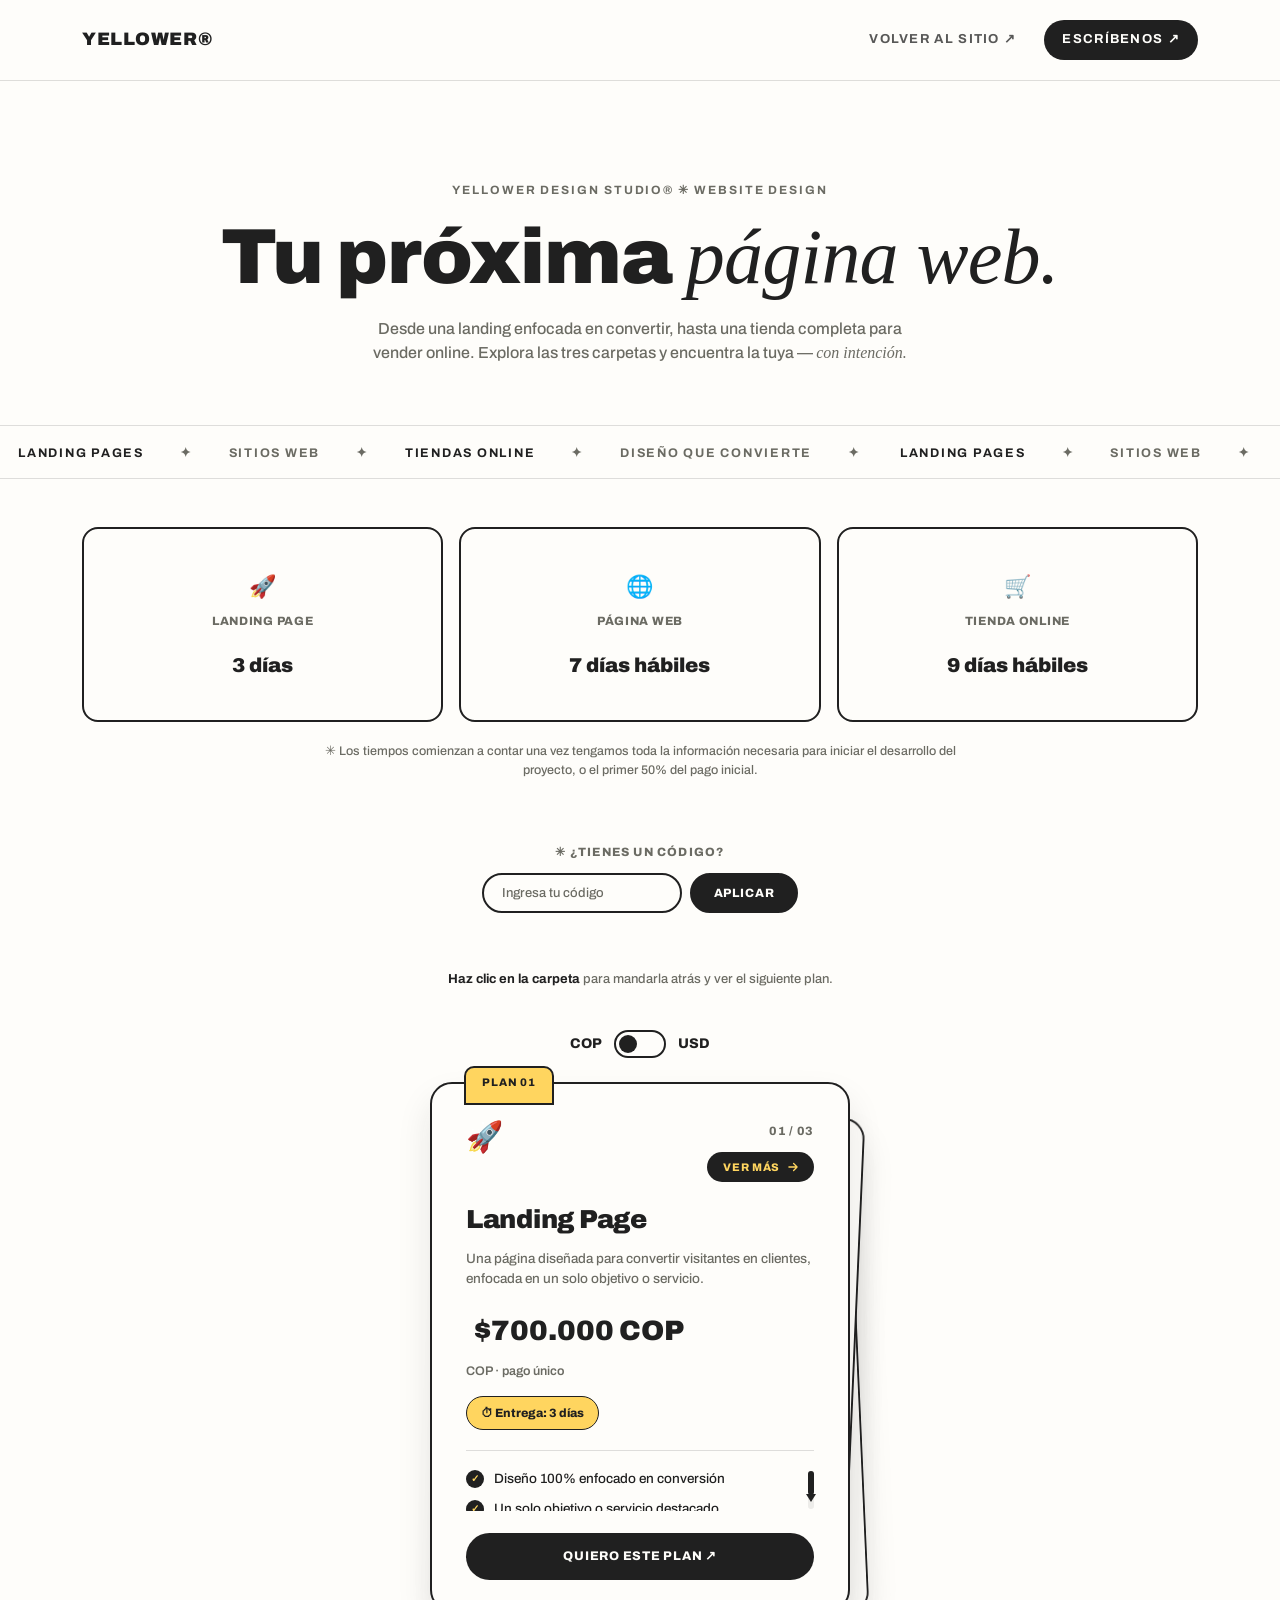
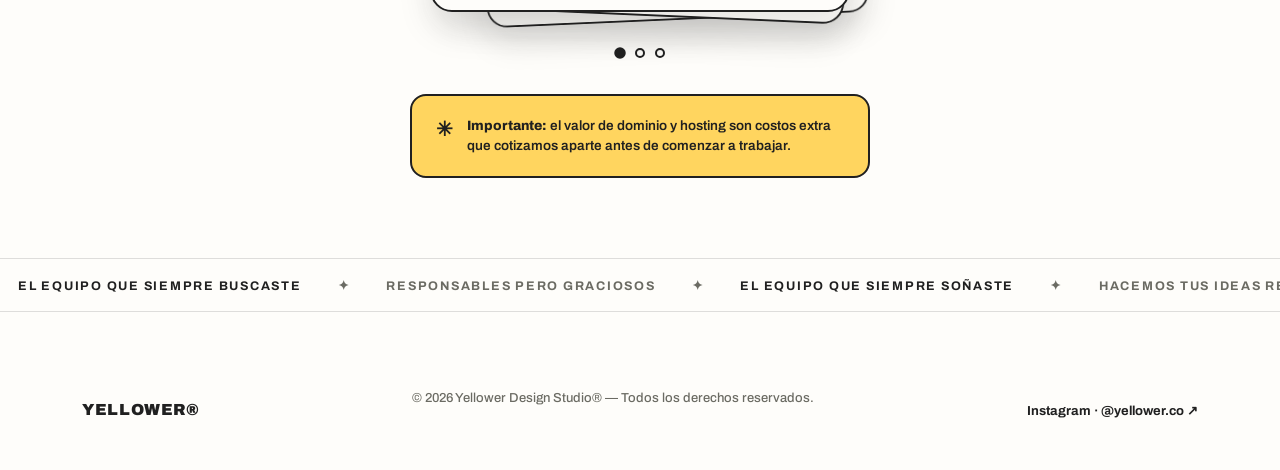
<file: web/index.html>
<!DOCTYPE html>
<html lang="es">

<head>
  <meta charset="UTF-8">
  <meta name="viewport" content="width=device-width, initial-scale=1.0">
  <title>Diseño Web — Yellower Design Studio®</title>
  <link rel="icon" type="image/png" href="/favicon/favicon-96x96.png" sizes="96x96" />
  <link rel="icon" type="image/svg+xml" href="/favicon/favicon.svg" />
  <link rel="shortcut icon" href="/favicon/favicon.ico" />
  <link rel="apple-touch-icon" sizes="180x180" href="/favicon/apple-touch-icon.png" />
  <meta name="apple-mobile-web-app-title" content="MyWebSite" />
  <link rel="manifest" href="/favicon/site.webmanifest" />
  <link rel="preconnect" href="https://fonts.googleapis.com">
  <link rel="preconnect" href="https://fonts.gstatic.com" crossorigin>
  <link
    href="https://fonts.googleapis.com/css2?family=Archivo:ital,wght@0,400;0,500;0,600;0,700;0,800;0,900;1,500&display=swap"
    rel="stylesheet">
  <link rel="stylesheet" href="/css/currencyScript.css">
  <style>
    :root {
      --cream: #FEFDFA;
      --black: #202020;
      --yellow: #FFD55F;
      --yellow-deep: #F2BA3E;
      --grey: #6B6B63;
      --rule: rgba(32, 32, 32, 0.14);
    }

    * {
      box-sizing: border-box;
    }

    html {
      scroll-behavior: smooth;
    }

    body {
      margin: 0;
      background: var(--cream);
      color: var(--black);
      font-family: 'Archivo', sans-serif;
      font-weight: 500;
      -webkit-font-smoothing: antialiased;
      line-height: 1.5;
    }

    a {
      color: inherit;
    }

    .editorial {
      font-family: Georgia, 'Times New Roman', serif;
      font-style: italic;
      font-weight: 400;
    }

    .eyebrow {
      text-transform: uppercase;
      letter-spacing: 0.16em;
      font-size: 12px;
      font-weight: 700;
      color: var(--grey);
    }

    /* ---------- NAV ---------- */
    header {
      position: sticky;
      top: 0;
      z-index: 80;
      background: rgba(254, 253, 250, 0.9);
      backdrop-filter: blur(10px);
      border-bottom: 1px solid var(--rule);
    }

    .nav-inner {
      max-width: 1180px;
      margin: 0 auto;
      padding: 20px 32px;
      display: flex;
      align-items: center;
      justify-content: space-between;
    }

    .logo {
      font-weight: 900;
      letter-spacing: 0.04em;
      font-size: 18px;
      text-decoration: none;
    }

    .nav-links {
      display: flex;
      align-items: center;
      gap: 28px;
    }

    .nav-links a {
      font-size: 13px;
      text-transform: uppercase;
      letter-spacing: 0.1em;
      font-weight: 700;
      text-decoration: none;
      color: var(--black);
      opacity: 0.75;
      transition: opacity .2s ease;
    }

    .nav-links a:hover {
      opacity: 1;
    }

    .nav-cta {
      background: var(--black);
      color: var(--cream) !important;
      padding: 10px 18px;
      border-radius: 999px;
      opacity: 1 !important;
    }

    @media (max-width:720px) {
      .nav-links a:not(.nav-cta) {
        display: none;
      }
    }

    /* ---------- HERO ---------- */
    .hero {
      max-width: 1180px;
      margin: 0 auto;
      padding: 88px 32px 20px;
      text-align: center;
    }

    .hero .eyebrow {
      margin-bottom: 20px;
    }

    .hero h1 {
      font-size: clamp(38px, 6.2vw, 78px);
      line-height: 0.98;
      font-weight: 900;
      letter-spacing: -0.01em;
      margin: 0 0 22px;
    }

    .hero p.lead {
      max-width: 560px;
      margin: 0 auto;
      font-size: 16px;
      color: var(--grey);
      font-weight: 500;
    }

    .marquee {
      border-top: 1px solid var(--rule);
      border-bottom: 1px solid var(--rule);
      overflow: hidden;
      padding: 14px 0;
      white-space: nowrap;
      margin-top: 40px;
    }

    .marquee-track {
      display: inline-block;
      animation: scroll 30s linear infinite;
    }

    .marquee span {
      font-size: 12.5px;
      text-transform: uppercase;
      letter-spacing: 0.14em;
      font-weight: 700;
      color: var(--grey);
      padding: 0 18px;
    }

    .marquee span.accent {
      color: var(--black);
    }

    @keyframes scroll {
      0% {
        transform: translateX(0);
      }

      100% {
        transform: translateX(-50%);
      }
    }

    @media (prefers-reduced-motion: reduce) {
      .marquee-track {
        animation: none;
      }
    }

    /* ---------- TIMELINE STRIP ---------- */
    .timeline-wrap {
      max-width: 1180px;
      margin: 0 auto;
      padding: 48px 32px 0;
    }

    .timeline {
      display: grid;
      grid-template-columns: repeat(3, 1fr);
      gap: 16px;
    }

    .timeline-item {
      background: var(--cream);
      border: 2px solid var(--black);
      border-radius: 16px;
      padding: 20px 22px;
      text-align: center;
    }

    .timeline-item .t-icon {
      font-size: 22px;
      margin-bottom: 8px;
    }

    .timeline-item .t-name {
      font-size: 12px;
      font-weight: 800;
      text-transform: uppercase;
      letter-spacing: 0.06em;
      color: var(--grey);
      margin: 0 0 6px;
    }

    .timeline-item .t-days {
      font-size: 20px;
      font-weight: 900;
    }

    .timeline-note {
      max-width: 640px;
      margin: 20px auto 0;
      text-align: center;
      font-size: 12.5px;
      color: var(--grey);
    }

    @media (max-width:720px) {
      .timeline {
        grid-template-columns: 1fr;
      }
    }

    /* ---------- DECK SECTION ---------- */
    .deck-section {
      max-width: 1180px;
      margin: 0 auto;
      padding: 64px 32px 40px;
      display: flex;
      flex-direction: column;
      align-items: center;
    }

    .promo-box {
      display: flex;
      flex-direction: column;
      align-items: center;
      margin-bottom: 28px;
    }

    .promo-label {
      font-size: 12px;
      font-weight: 800;
      text-transform: uppercase;
      letter-spacing: 0.1em;
      color: var(--grey);
      margin: 0 0 12px;
    }

    .promo-form {
      display: flex;
      gap: 8px;
    }

    .promo-input {
      font-family: 'Archivo', sans-serif;
      font-weight: 700;
      font-size: 13px;
      letter-spacing: 0.06em;
      text-transform: uppercase;
      color: var(--black);
      background: var(--cream);
      border: 2px solid var(--black);
      border-radius: 999px;
      padding: 11px 18px;
      width: 200px;
      outline: none;
      transition: border-color .2s ease, box-shadow .2s ease;
    }

    .promo-input::placeholder {
      color: var(--grey);
      text-transform: none;
      font-weight: 500;
      letter-spacing: normal;
    }

    .promo-input:focus {
      box-shadow: 0 0 0 3px rgba(255, 213, 95, 0.5);
    }

    .promo-btn {
      font-family: 'Archivo', sans-serif;
      font-weight: 800;
      font-size: 12px;
      text-transform: uppercase;
      letter-spacing: 0.07em;
      background: var(--black);
      color: var(--cream);
      border: 2px solid var(--black);
      border-radius: 999px;
      padding: 11px 22px;
      cursor: pointer;
      transition: transform .2s ease, background .2s ease;
    }

    .promo-btn:hover {
      transform: translateY(-2px);
    }

    .promo-msg {
      min-height: 18px;
      margin: 10px 0 0;
      font-size: 12.5px;
      font-weight: 700;
    }

    .promo-msg.ok {
      color: #5B7A4B;
    }

    .promo-msg.err {
      color: #B5482B;
    }

    .promo-input.shake {
      animation: shake .4s ease;
    }

    @keyframes shake {

      0%,
      100% {
        transform: translateX(0);
      }

      25% {
        transform: translateX(-6px);
      }

      75% {
        transform: translateX(6px);
      }
    }

    @media (max-width:480px) {
      .promo-form {
        flex-direction: column;
        width: 100%;
        align-items: center;
      }

      .promo-input {
        width: 220px;
      }
    }

    .deck-instructions {
      font-size: 13px;
      color: var(--grey);
      margin: 0 0 40px;
      text-align: center;
    }

    .deck-instructions strong {
      color: var(--black);
    }

    .deck {
      position: relative;
      width: 420px;
      max-width: 92vw;
      height: 530px;
    }

    .card-plan {
      position: absolute;
      inset: 0;
      background: var(--cream);
      border: 2px solid var(--black);
      border-radius: 22px;
      padding: 38px 34px 30px;
      display: flex;
      flex-direction: column;
      cursor: pointer;
      transition: transform .5s cubic-bezier(.22, .85, .34, 1), opacity .4s ease, box-shadow .4s ease;
      box-shadow: 0 18px 34px rgba(32, 32, 32, 0.10);
      will-change: transform, opacity;
    }

    .card-plan.no-anim {
      transition: none !important;
    }

    .card-plan.flying {
      transition: transform .55s cubic-bezier(.5, 0, .75, 0), opacity .5s ease .1s;
    }

    .tab {
      position: absolute;
      top: -18px;
      left: 32px;
      background: var(--yellow);
      border: 2px solid var(--black);
      border-radius: 10px 10px 0 0;
      padding: 6px 16px 12px;
      font-size: 11px;
      font-weight: 800;
      text-transform: uppercase;
      letter-spacing: 0.08em;
      z-index: 2;
    }

    .card-plan[data-tab="cream"] .tab {
      background: var(--cream);
    }

    .card-top {
      display: flex;
      align-items: flex-start;
      justify-content: space-between;
      margin-bottom: 18px;
    }

    .plan-icon {
      font-size: 30px;
      line-height: 1;
    }

    .top-right {
      display: flex;
      flex-direction: column;
      align-items: flex-end;
      gap: 12px;
    }

    .plan-index {
      font-size: 12px;
      font-weight: 800;
      color: var(--grey);
      letter-spacing: 0.06em;
    }

    .card-plan h2 {
      font-size: 26px;
      font-weight: 900;
      letter-spacing: -0.01em;
      margin: 0 0 10px;
    }

    .plan-desc {
      font-size: 13.5px;
      color: var(--grey);
      font-weight: 500;
      margin: 0 0 20px;
      line-height: 1.5;
    }

    .price-block {
      margin-bottom: 14px;
    }

    .price-row {
      display: flex;
      align-items: baseline;
      gap: 8px;
      flex-wrap: wrap;
      margin-bottom: 6px;
    }

    .price-old {
      font-size: 15px;
      font-weight: 700;
      color: var(--grey);
      text-decoration: line-through;
      opacity: 0;
      max-width: 0;
      overflow: hidden;
      white-space: nowrap;
      transition: opacity .3s ease;
    }

    .price-old.show {
      opacity: 1;
      max-width: 200px;
    }

    .price {
      font-size: 28px;
      font-weight: 900;
      transition: color .3s ease;
    }

    .price-unit {
      font-size: 12.5px;
      color: var(--grey);
      font-weight: 600;
    }

    .discount-badge {
      display: inline-flex;
      align-items: center;
      background: var(--yellow);
      border: 1.5px solid var(--black);
      color: var(--black);
      font-size: 10px;
      font-weight: 800;
      letter-spacing: 0.04em;
      text-transform: uppercase;
      padding: 3px 8px;
      border-radius: 999px;
      opacity: 0;
      transform: scale(0.8);
      transition: opacity .25s ease, transform .25s ease;
    }

    .discount-badge.show {
      opacity: 1;
      transform: scale(1);
    }

    .delivery-row {
      display: flex;
      align-items: center;
      gap: 8px;
      background: var(--yellow);
      border: 1.5px solid var(--black);
      border-radius: 999px;
      padding: 7px 14px;
      width: fit-content;
      font-size: 12px;
      font-weight: 800;
      margin-bottom: 20px;
    }

    .rule {
      border: none;
      border-top: 1px solid var(--rule);
      margin: 0 0 18px;
    }

    .features-wrap {
      position: relative;
      flex: 1;
      min-height: 0;
      display: flex;
      flex-direction: column;
      margin-bottom: 22px;
      padding-right: 16px;
    }

    .features {
      list-style: none;
      margin: 0;
      padding: 0;
      display: flex;
      flex-direction: column;
      gap: 10px;
      flex: 1;
      overflow-y: auto;
      scrollbar-width: none;
    }

    .features::-webkit-scrollbar {
      display: none;
    }

    /* Custom scrollbar: a thumb with arrow tails that stretch to hint direction. */
    .scroll-track {
      position: absolute;
      top: 2px;
      bottom: 2px;
      right: 0;
      width: 6px;
      background: rgba(32, 32, 32, 0.08);
      border-radius: 999px;
      opacity: 0;
      transition: opacity .3s ease;
    }

    .features-wrap.has-more .scroll-track {
      opacity: 1;
    }

    .scroll-thumb {
      position: absolute;
      top: 0;
      left: 50%;
      width: 6px;
      transform: translateX(-50%);
      background: var(--black);
      border-radius: 999px;
      transition: top .1s linear;
    }

    .thumb-arrow-bottom {
      position: absolute;
      left: 50%;
      bottom: -7px;
      width: 0;
      height: 0;
      border-left: 5px solid transparent;
      border-right: 5px solid transparent;
      border-top: 8px solid var(--black);
      transform-origin: top center;
      transform: translateX(-50%) scaleY(1);
      opacity: 0;
      transition: opacity .3s ease;
    }

    .thumb-arrow-top {
      position: absolute;
      left: 50%;
      top: -7px;
      width: 0;
      height: 0;
      border-left: 5px solid transparent;
      border-right: 5px solid transparent;
      border-bottom: 8px solid var(--black);
      transform-origin: bottom center;
      transform: translateX(-50%) scaleY(1);
      opacity: 0;
      transition: opacity .3s ease;
    }

    .features-wrap.has-more:not(.at-bottom) .thumb-arrow-bottom {
      opacity: 1;
    }

    .features-wrap.has-more.unscrolled .thumb-arrow-bottom {
      animation: thumbStretchDown 1.8s ease-in-out infinite;
    }

    .features-wrap.has-more:not(.unscrolled) .thumb-arrow-top {
      opacity: 1;
    }

    .features-wrap.has-more.at-bottom .thumb-arrow-top {
      animation: thumbStretchUp 1.8s ease-in-out infinite;
    }

    @keyframes thumbStretchDown {

      0%,
      100% {
        transform: translateX(-50%) scaleY(1);
        opacity: 0.7;
      }

      50% {
        transform: translateX(-50%) scaleY(2.2);
        opacity: 1;
      }
    }

    @keyframes thumbStretchUp {

      0%,
      100% {
        transform: translateX(-50%) scaleY(1);
        opacity: 0.7;
      }

      50% {
        transform: translateX(-50%) scaleY(2.2);
        opacity: 1;
      }
    }

    .features li {
      display: flex;
      align-items: flex-start;
      gap: 10px;
      font-size: 13.5px;
      font-weight: 500;
    }

    .features li .check {
      flex-shrink: 0;
      width: 18px;
      height: 18px;
      border-radius: 50%;
      background: var(--black);
      color: var(--yellow);
      font-size: 10px;
      font-weight: 900;
      display: flex;
      align-items: center;
      justify-content: center;
      margin-top: 1px;
    }

    .card-cta {
      display: flex;
      align-items: center;
      justify-content: center;
      gap: 8px;
      text-decoration: none;
      background: var(--black);
      color: var(--cream);
      font-weight: 800;
      font-size: 12.5px;
      text-transform: uppercase;
      letter-spacing: 0.06em;
      padding: 14px 20px;
      border-radius: 999px;
      margin-top: auto;
      transition: transform .2s ease, background .2s ease;
    }

    .card-cta:hover {
      background: #000;
      transform: translateY(-2px);
    }

    .card-plan:not(.is-front) {
      pointer-events: none;
    }

    .card-plan.is-front .card-cta {
      pointer-events: auto;
    }

    .next-hint {
      display: flex;
      align-items: center;
      gap: 6px;
      background: var(--black);
      color: var(--yellow);
      border: none;
      border-radius: 999px;
      padding: 8px 14px 8px 16px;
      font-family: 'Archivo', sans-serif;
      font-size: 11px;
      font-weight: 800;
      text-transform: uppercase;
      letter-spacing: 0.06em;
      cursor: pointer;
      opacity: 0;
      transform: translateX(0);
      transition: opacity .3s ease, transform .25s ease;
      pointer-events: none;
    }

    .next-hint svg {
      width: 14px;
      height: 14px;
      flex-shrink: 0;
    }

    .card-plan.is-front .next-hint {
      opacity: 1;
      pointer-events: auto;
    }

    .card-plan.is-front:hover .next-hint {
      transform: translateX(3px);
    }

    /* ---------- DOTS ---------- */
    .dots {
      display: flex;
      gap: 10px;
      margin-top: 36px;
    }

    .dot {
      width: 10px;
      height: 10px;
      border-radius: 50%;
      background: transparent;
      border: 2px solid var(--black);
      cursor: pointer;
      padding: 0;
      transition: background .25s ease, transform .25s ease;
    }

    .dot.active {
      background: var(--black);
      transform: scale(1.15);
    }

    .disclaimer {
      display: flex;
      gap: 14px;
      align-items: flex-start;
      background: var(--yellow);
      border: 2px solid var(--black);
      border-radius: 16px;
      padding: 20px 24px;
      max-width: 460px;
      margin-top: 36px;
    }

    .disclaimer-mark {
      font-size: 20px;
      font-weight: 900;
      line-height: 1.3;
      flex-shrink: 0;
    }

    .disclaimer p {
      margin: 0;
      font-size: 13.5px;
      font-weight: 600;
      line-height: 1.5;
    }

    .disclaimer p strong {
      font-weight: 800;
    }

    @media (max-width:480px) {
      .disclaimer {
        padding: 18px 20px;
      }
    }

    @media (max-width:480px) {
      .deck {
        height: 600px;
      }

      .card-plan {
        padding: 32px 24px 26px;
      }
    }

    /* ---------- FOOTER ---------- */
    footer {
      max-width: 1180px;
      margin: 0 auto;
      padding: 64px 32px 48px;
      display: flex;
      justify-content: space-between;
      align-items: flex-end;
      flex-wrap: wrap;
      gap: 24px;
    }

    footer .logo {
      font-size: 16px;
    }

    footer .fine {
      font-size: 13px;
      color: var(--grey);
    }

    footer a.ig {
      text-decoration: none;
      font-size: 13px;
      font-weight: 700;
      color: var(--black);
    }
  </style>
</head>

<body>

  <header>
    <div class="nav-inner">
      <a class="logo" href="https://yellowerdesignstudio.com/">YELLOWER®</a>
      <nav class="nav-links">
        <a href="https://yellowerdesignstudio.com/">Volver al sitio ↗</a>
        <a class="nav-cta" href="https://wa.me/573134553455" target="_blank" rel="noopener">Escríbenos ↗</a>
      </nav>
    </div>
  </header>

  <main>
    <section class="hero">
      <p class="eyebrow">Yellower Design Studio® ✳ Website Design</p>
      <h1>Tu próxima <span class="editorial">página web.</span></h1>
      <p class="lead">Desde una landing enfocada en convertir, hasta una tienda completa para vender online. Explora las
        tres carpetas y encuentra la tuya — <span class="editorial">con intención.</span></p>
    </section>

    <div class="marquee">
      <div class="marquee-track">
        <span class="accent">LANDING PAGES</span><span>✦</span><span>SITIOS WEB</span><span>✦</span><span
          class="accent">TIENDAS ONLINE</span><span>✦</span><span>DISEÑO QUE CONVIERTE</span><span>✦</span>
        <span class="accent">LANDING PAGES</span><span>✦</span><span>SITIOS WEB</span><span>✦</span><span
          class="accent">TIENDAS ONLINE</span><span>✦</span><span>DISEÑO QUE CONVIERTE</span><span>✦</span>
      </div>
    </div>

    <section class="timeline-wrap">
      <div class="timeline">
        <div class="timeline-item">
          <p class="t-icon">🚀</p>
          <p class="t-name">Landing Page</p>
          <p class="t-days">3 días</p>
        </div>
        <div class="timeline-item">
          <p class="t-icon">🌐</p>
          <p class="t-name">Página Web</p>
          <p class="t-days">7 días hábiles</p>
        </div>
        <div class="timeline-item">
          <p class="t-icon">🛒</p>
          <p class="t-name">Tienda Online</p>
          <p class="t-days">9 días hábiles</p>
        </div>
      </div>
      <p class="timeline-note">✳ Los tiempos comienzan a contar una vez tengamos toda la información necesaria para
        iniciar el desarrollo del proyecto, o el primer 50% del pago inicial.</p>
    </section>

    <section class="deck-section">
      <div class="promo-box" id="promoBox">
        <p class="promo-label">✳ ¿Tienes un código?</p>
        <form id="promoForm" class="promo-form" autocomplete="off">
          <input type="text" id="promoInput" class="promo-input" placeholder="Ingresa tu código" maxlength="20">
          <button type="submit" class="promo-btn">Aplicar</button>
        </form>
        <p class="promo-msg" id="promoMsg">&nbsp;</p>
      </div>

      <p class="deck-instructions" id="deckInstructions"><strong>Haz clic en la carpeta</strong> para mandarla atrás y
        ver el siguiente plan.</p>
      <div class="currency-switch-container">
        <span class="currency-label">COP</span>
        <label class="switch">
          <input type="checkbox" id="currencySwitch">
          <span class="slider round"></span>
        </label>
        <span class="currency-label">USD</span>
      </div>
      <div class="deck" id="deck">

        <article class="card-plan" data-plan="0" data-tab="yellow" data-regular="$700.000 COP" data-preferential="$595.000 COP">
          <div class="tab">Plan 01</div>
          <div class="card-top">
            <span class="plan-icon">🚀</span>
            <div class="top-right">
              <span class="plan-index">01 / 03</span>
              <button type="button" class="next-hint" aria-label="Ver siguiente plan"><span>Ver más</span><svg
                  viewBox="0 0 24 24" fill="none" xmlns="http://www.w3.org/2000/svg">
                  <path d="M5 12H19M19 12L13 6M19 12L13 18" stroke="currentColor" stroke-width="2.2"
                    stroke-linecap="round" stroke-linejoin="round" />
                </svg></button>
            </div>
          </div>
          <h2>Landing Page</h2>
          <p class="plan-desc">Una página diseñada para convertir visitantes en clientes, enfocada en un solo objetivo o
            servicio.</p>
          <div class="price-block">
            <div class="price-row">
              <span class="price-old">$700.000</span>
              <span class="price">$700.000</span>
              <span class="discount-badge">DCTO.</span>
            </div>
            <span class="price-unit">COP · pago único</span>
          </div>
          <div class="delivery-row">⏱ Entrega: 3 días</div>
          <hr class="rule">
          <div class="features-wrap">
            <ul class="features">
              <li><span class="check">✓</span> Diseño 100% enfocado en conversión</li>
              <li><span class="check">✓</span> Un solo objetivo o servicio destacado</li>
              <li><span class="check">✓</span> Ideal para campañas, lanzamientos o promociones</li>
            </ul>
            <div class="scroll-track">
              <div class="scroll-thumb"><span class="thumb-arrow-top"></span><span class="thumb-arrow-bottom"></span>
              </div>
            </div>
          </div>
          <a class="card-cta" target="_blank" rel="noopener"
            href="https://wa.me/573134553455?text=Hola%20Yellower%2C%20quiero%20la%20Landing%20Page%20%F0%9F%9A%80">Quiero
            este plan ↗</a>
        </article>

        <article class="card-plan" data-plan="1" data-tab="cream" data-regular="$1.400.000 COP"
          data-preferential="$1.190.000 COP">
          <div class="tab">Plan 02</div>
          <div class="card-top">
            <span class="plan-icon">🌐</span>
            <div class="top-right">
              <span class="plan-index">02 / 03</span>
              <button type="button" class="next-hint" aria-label="Ver siguiente plan"><span>Ver más</span><svg
                  viewBox="0 0 24 24" fill="none" xmlns="http://www.w3.org/2000/svg">
                  <path d="M5 12H19M19 12L13 6M19 12L13 18" stroke="currentColor" stroke-width="2.2"
                    stroke-linecap="round" stroke-linejoin="round" />
                </svg></button>
            </div>
          </div>
          <h2>Página Web</h2>
          <p class="plan-desc">Un sitio con varias secciones que presenta tu empresa, genera confianza y muestra toda tu
            información.</p>
          <div class="price-block">
            <div class="price-row">
              <span class="price-old">$1.400.000</span>
              <span class="price">$1.400.000</span>
              <span class="discount-badge">DCTO.</span>
            </div>
            <span class="price-unit">COP · pago único</span>
          </div>
          <div class="delivery-row">⏱ Entrega: 7 días hábiles</div>
          <hr class="rule">
          <div class="features-wrap">
            <ul class="features">
              <li><span class="check">✓</span> Varias secciones: inicio, nosotros, servicios, contacto</li>
              <li><span class="check">✓</span> Diseño que genera confianza en tu marca</li>
              <li><span class="check">✓</span> Toda tu información en un solo lugar</li>
            </ul>
            <div class="scroll-track">
              <div class="scroll-thumb"><span class="thumb-arrow-top"></span><span class="thumb-arrow-bottom"></span>
              </div>
            </div>
          </div>
          <a class="card-cta" target="_blank" rel="noopener"
            href="https://wa.me/573134553455?text=Hola%20Yellower%2C%20quiero%20la%20P%C3%A1gina%20Web%20%F0%9F%8C%90">Quiero
            este plan ↗</a>
        </article>

        <article class="card-plan" data-plan="2" data-tab="yellow" data-regular="$2.300.000 COP"
          data-preferential="$1.955.000 COP">
          <div class="tab">Plan 03</div>
          <div class="card-top">
            <span class="plan-icon">🛒</span>
            <div class="top-right">
              <span class="plan-index">03 / 03</span>
              <button type="button" class="next-hint" aria-label="Ver siguiente plan"><span>Ver más</span><svg
                  viewBox="0 0 24 24" fill="none" xmlns="http://www.w3.org/2000/svg">
                  <path d="M5 12H19M19 12L13 6M19 12L13 18" stroke="currentColor" stroke-width="2.2"
                    stroke-linecap="round" stroke-linejoin="round" />
                </svg></button>
            </div>
          </div>
          <h2>Tienda Online</h2>
          <p class="plan-desc">Un sitio donde los clientes pueden ver productos, comprarlos y pagar directamente por
            internet.</p>
          <div class="price-block">
            <div class="price-row">
              <span class="price-old">$2.300.000</span>
              <span class="price">$2.300.000</span>
              <span class="discount-badge">DCTO.</span>
            </div>
            <span class="price-unit">COP · pago único</span>
          </div>
          <div class="delivery-row">⏱ Entrega: 9 días hábiles</div>
          <hr class="rule">
          <div class="features-wrap">
            <ul class="features">
              <li><span class="check">✓</span> Catálogo de productos con fotos y precios</li>
              <li><span class="check">✓</span> Carrito de compras y pago en línea</li>
              <li><span class="check">✓</span> Todo listo para empezar a vender</li>
            </ul>
            <div class="scroll-track">
              <div class="scroll-thumb"><span class="thumb-arrow-top"></span><span class="thumb-arrow-bottom"></span>
              </div>
            </div>
          </div>
          <a class="card-cta" target="_blank" rel="noopener"
            href="https://wa.me/573134553455?text=Hola%20Yellower%2C%20quiero%20la%20Tienda%20Online%20%F0%9F%9B%92">Quiero
            este plan ↗</a>
        </article>

      </div>

      <div class="dots" id="dots">
        <button class="dot" data-plan="0" aria-label="Ver Plan 01"></button>
        <button class="dot" data-plan="1" aria-label="Ver Plan 02"></button>
        <button class="dot" data-plan="2" aria-label="Ver Plan 03"></button>
      </div>

      <div class="disclaimer">
        <span class="disclaimer-mark">✳</span>
        <p><strong>Importante:</strong> el valor de dominio y hosting son costos extra que cotizamos aparte antes de
          comenzar a trabajar.</p>
      </div>
    </section>

    <div class="marquee">
      <div class="marquee-track">
        <span class="accent">EL EQUIPO QUE SIEMPRE BUSCASTE</span><span>✦</span><span>RESPONSABLES PERO
          GRACIOSOS</span><span>✦</span><span class="accent">EL EQUIPO QUE SIEMPRE
          SOÑASTE</span><span>✦</span><span>HACEMOS TUS IDEAS REALIDAD</span><span>✦</span>
        <span class="accent">EL EQUIPO QUE SIEMPRE BUSCASTE</span><span>✦</span><span>RESPONSABLES PERO
          GRACIOSOS</span><span>✦</span><span class="accent">EL EQUIPO QUE SIEMPRE
          SOÑASTE</span><span>✦</span><span>HACEMOS TUS IDEAS REALIDAD</span><span>✦</span>
      </div>
    </div>

    <footer>
      <div>
        <a class="logo" href="https://yellowerdesignstudio.com/">YELLOWER®</a>
      </div>
      <p class="fine">© 2026 Yellower Design Studio® — Todos los derechos reservados.</p>
      <a class="ig" href="https://www.instagram.com/yellower.co/" target="_blank" rel="noopener">Instagram ·
        @yellower.co ↗</a>
    </footer>
  </main>

  <script>
    (function () {
      // ==========================================
      // 1. LÓGICA DE TARJETAS Y SCROLL (3 PLANES)
      // ==========================================
      const cards = Array.from(document.querySelectorAll('.card-plan'));
      const dots = Array.from(document.querySelectorAll('.dot'));
      let order = [0, 1, 2]; // order[0] = frontmost plan index
      let animating = false;

      function offsetFor(depth) {
        return {
          x: depth * 14,
          y: depth * 16,
          scale: 1 - depth * 0.045,
          rot: depth === 0 ? 0 : (depth % 2 === 0 ? -2.5 : 2.5)
        };
      }

      // ---------- CUSTOM SCROLLBAR (arrow-tail thumb) ----------
      const featureWraps = Array.from(document.querySelectorAll('.features-wrap'));

      function updateScrollThumb(wrap) {
        const list = wrap.querySelector('.features');
        const track = wrap.querySelector('.scroll-track');
        const thumb = wrap.querySelector('.scroll-thumb');
        const trackHeight = track.clientHeight;
        const scrollableHeight = list.scrollHeight - list.clientHeight;
        const overflowing = scrollableHeight > 4;

        wrap.classList.toggle('has-more', overflowing);
        if (!overflowing) {
          wrap.classList.remove('unscrolled', 'at-bottom');
          return;
        }

        const thumbHeight = Math.max(24, (list.clientHeight / list.scrollHeight) * trackHeight);
        const maxTop = trackHeight - thumbHeight;
        const progress = scrollableHeight > 0 ? list.scrollTop / scrollableHeight : 0;
        const top = maxTop * progress;

        thumb.style.height = thumbHeight + 'px';
        thumb.style.top = top + 'px';

        wrap.classList.toggle('unscrolled', list.scrollTop < 4);
        wrap.classList.toggle('at-bottom', scrollableHeight - list.scrollTop < 4);
      }

      featureWraps.forEach(wrap => {
        const list = wrap.querySelector('.features');
        updateScrollThumb(wrap);
        list.addEventListener('scroll', () => updateScrollThumb(wrap));
      });

      window.addEventListener('resize', () => {
        featureWraps.forEach(updateScrollThumb);
      });

      // ---------- SCROLL LOCK ----------
      const deckEl = document.getElementById('deck');

      function getFrontList() {
        const frontCard = cards[order[0]];
        const wrap = frontCard.querySelector('.features-wrap');
        if (!wrap.classList.contains('has-more')) return null;
        return wrap.querySelector('.features');
      }

      if (deckEl) {
        deckEl.addEventListener('wheel', (e) => {
          const list = getFrontList();
          if (!list) return;

          const maxScroll = list.scrollHeight - list.clientHeight;
          const atTop = list.scrollTop <= 0;
          const atBottom = list.scrollTop >= maxScroll - 1;

          if (e.deltaY > 0 && !atBottom) {
            e.preventDefault();
            list.scrollTop += e.deltaY;
          } else if (e.deltaY < 0 && !atTop) {
            e.preventDefault();
            list.scrollTop += e.deltaY;
          }
        }, { passive: false });

        let touchStartY = null;

        deckEl.addEventListener('touchstart', (e) => {
          touchStartY = e.touches[0].clientY;
        }, { passive: true });

        deckEl.addEventListener('touchmove', (e) => {
          if (touchStartY === null) return;
          const currentY = e.touches[0].clientY;
          const deltaY = touchStartY - currentY;

          const list = getFrontList();
          if (!list) { touchStartY = currentY; return; }

          const maxScroll = list.scrollHeight - list.clientHeight;
          const atTop = list.scrollTop <= 0;
          const atBottom = list.scrollTop >= maxScroll - 1;

          if ((deltaY > 0 && !atBottom) || (deltaY < 0 && !atTop)) {
            e.preventDefault();
            list.scrollTop += deltaY;
          }
          touchStartY = currentY;
        }, { passive: false });
      }

      function render() {
        order.forEach((planId, depth) => {
          const card = cards[planId];
          const o = offsetFor(depth);
          card.style.zIndex = 40 - depth;
          card.style.transform = `translate(${o.x}px, ${o.y}px) scale(${o.scale}) rotate(${o.rot}deg)`;
          card.style.opacity = depth < 3 ? 1 : 0;
          card.classList.toggle('is-front', depth === 0);
        });
        dots.forEach(dot => {
          dot.classList.toggle('active', parseInt(dot.dataset.plan, 10) === order[0]);
        });
        featureWraps.forEach(updateScrollThumb);
      }

      function sendFrontToBack() {
        if (animating) return;
        animating = true;
        const frontId = order[0];
        const frontCard = cards[frontId];

        frontCard.classList.add('flying');
        frontCard.style.transform = `translate(-40px, 340px) rotate(-14deg)`;
        frontCard.style.opacity = '0';

        setTimeout(() => {
          order.push(order.shift());
          frontCard.classList.add('no-anim');
          frontCard.classList.remove('flying');
          const backDepth = order.indexOf(frontId);
          const o = offsetFor(backDepth);
          frontCard.style.transform = `translate(${o.x}px, ${o.y}px) scale(${o.scale}) rotate(${o.rot}deg)`;
          frontCard.style.opacity = '1';
          frontCard.style.zIndex = 40 - backDepth;
          void frontCard.offsetWidth;
          frontCard.classList.remove('no-anim');
          render();
          animating = false;
        }, 520);
      }

      function jumpTo(planId) {
        if (animating || order[0] === planId) return;
        order = [planId, ...order.filter(id => id !== planId)];
        render();
      }

      cards.forEach(card => {
        card.addEventListener('click', (e) => {
          if (e.target.closest('.card-cta')) return;
          if (card.classList.contains('is-front')) sendFrontToBack();
        });
      });

      dots.forEach(dot => {
        dot.addEventListener('click', () => jumpTo(parseInt(dot.dataset.plan, 10)));
      });

      render();

      // ==========================================
      // 2. CONVERSOR FIJO (MANUAL) Y CÓDIGO PROMO
      // ==========================================
      const currencySwitch = document.getElementById("currencySwitch");
      let discountApplied = false;

      const usdPrices = {
        "0": { regular: 225, preferential: 190 },
        "1": { regular: 450, preferential: 380 },
        "2": { regular: 740, preferential: 625 }
      };

      function parsePrice(text) {
        if (!text) return 0;
        return parseFloat(text.replace(/[^0-9]/g, '')) || 0;
      }

      cards.forEach(card => {
        card.dataset.baseReg = parsePrice(card.getAttribute("data-regular"));
        card.dataset.basePref = parsePrice(card.getAttribute("data-preferential"));
      });

      function updatePrices() {
        const isUSD = currencySwitch ? currencySwitch.checked : false;

        cards.forEach((card, index) => {
          const planId = card.getAttribute("data-plan") || String(index);
          const fixedUSD = usdPrices[planId] || { regular: 0, preferential: 0 };

          const regValCOP = parseFloat(card.dataset.baseReg) || 0;
          const prefValCOP = parseFloat(card.dataset.basePref) || 0;

          const priceOldEl = card.querySelector(".price-old");
          const priceEl = card.querySelector(".price");
          const unitEl = card.querySelector(".price-unit");

          if (isUSD) {
            const activeUSD = discountApplied ? fixedUSD.preferential : fixedUSD.regular;

            if (priceOldEl) priceOldEl.textContent = `$${fixedUSD.regular} USD`;
            if (priceEl) priceEl.textContent = `$${activeUSD} USD`;
            if (unitEl) unitEl.textContent = "USD · pago único";
          } else {
            const activeCOP = discountApplied ? prefValCOP : regValCOP;
            const formatCOP = (num) => `$${num.toLocaleString('es-CO')}`;

            if (priceOldEl) priceOldEl.textContent = card.getAttribute("data-regular");
            if (priceEl) priceEl.textContent = discountApplied ? card.getAttribute("data-preferential") : card.getAttribute("data-regular");
            if (unitEl) unitEl.textContent = "COP · pago único";
          }
        });
      }

      if (currencySwitch) {
        currencySwitch.addEventListener("change", updatePrices);
      }

      const PROMO_CODE = 'SOYYELLOVER';
      const promoForm = document.getElementById('promoForm');
      const promoInput = document.getElementById('promoInput');
      const promoMsg = document.getElementById('promoMsg');

      function applyDiscount() {
        if (discountApplied) return;
        discountApplied = true;

        cards.forEach(card => {
          const priceOld = card.querySelector('.price-old');
          const badge = card.querySelector('.discount-badge');
          if (priceOld) priceOld.classList.add('show');
          if (badge) badge.classList.add('show');
        });

        if (promoMsg) {
          promoMsg.textContent = '✳ Código aplicado — precios preferenciales activos.';
          promoMsg.className = 'promo-msg ok';
        }
        if (promoInput) {
          promoInput.value = 'SOYYELLOVER ✓';
          promoInput.disabled = true;
        }

        updatePrices();
      }

      if (promoForm) {
        promoForm.addEventListener('submit', (e) => {
          e.preventDefault();
          if (discountApplied) return;
          const value = promoInput.value.trim().toUpperCase().replace(/\s+/g, '');
          if (value === PROMO_CODE) {
            applyDiscount();
          } else {
            if (promoMsg) {
              promoMsg.textContent = 'Código no válido. Intenta de nuevo.';
              promoMsg.className = 'promo-msg err';
            }
            if (promoInput) {
              promoInput.classList.remove('shake');
              void promoInput.offsetWidth;
              promoInput.classList.add('shake');
            }
          }
        });
      }

      updatePrices();

    })();
  </script>

</body>

</html>
</file>
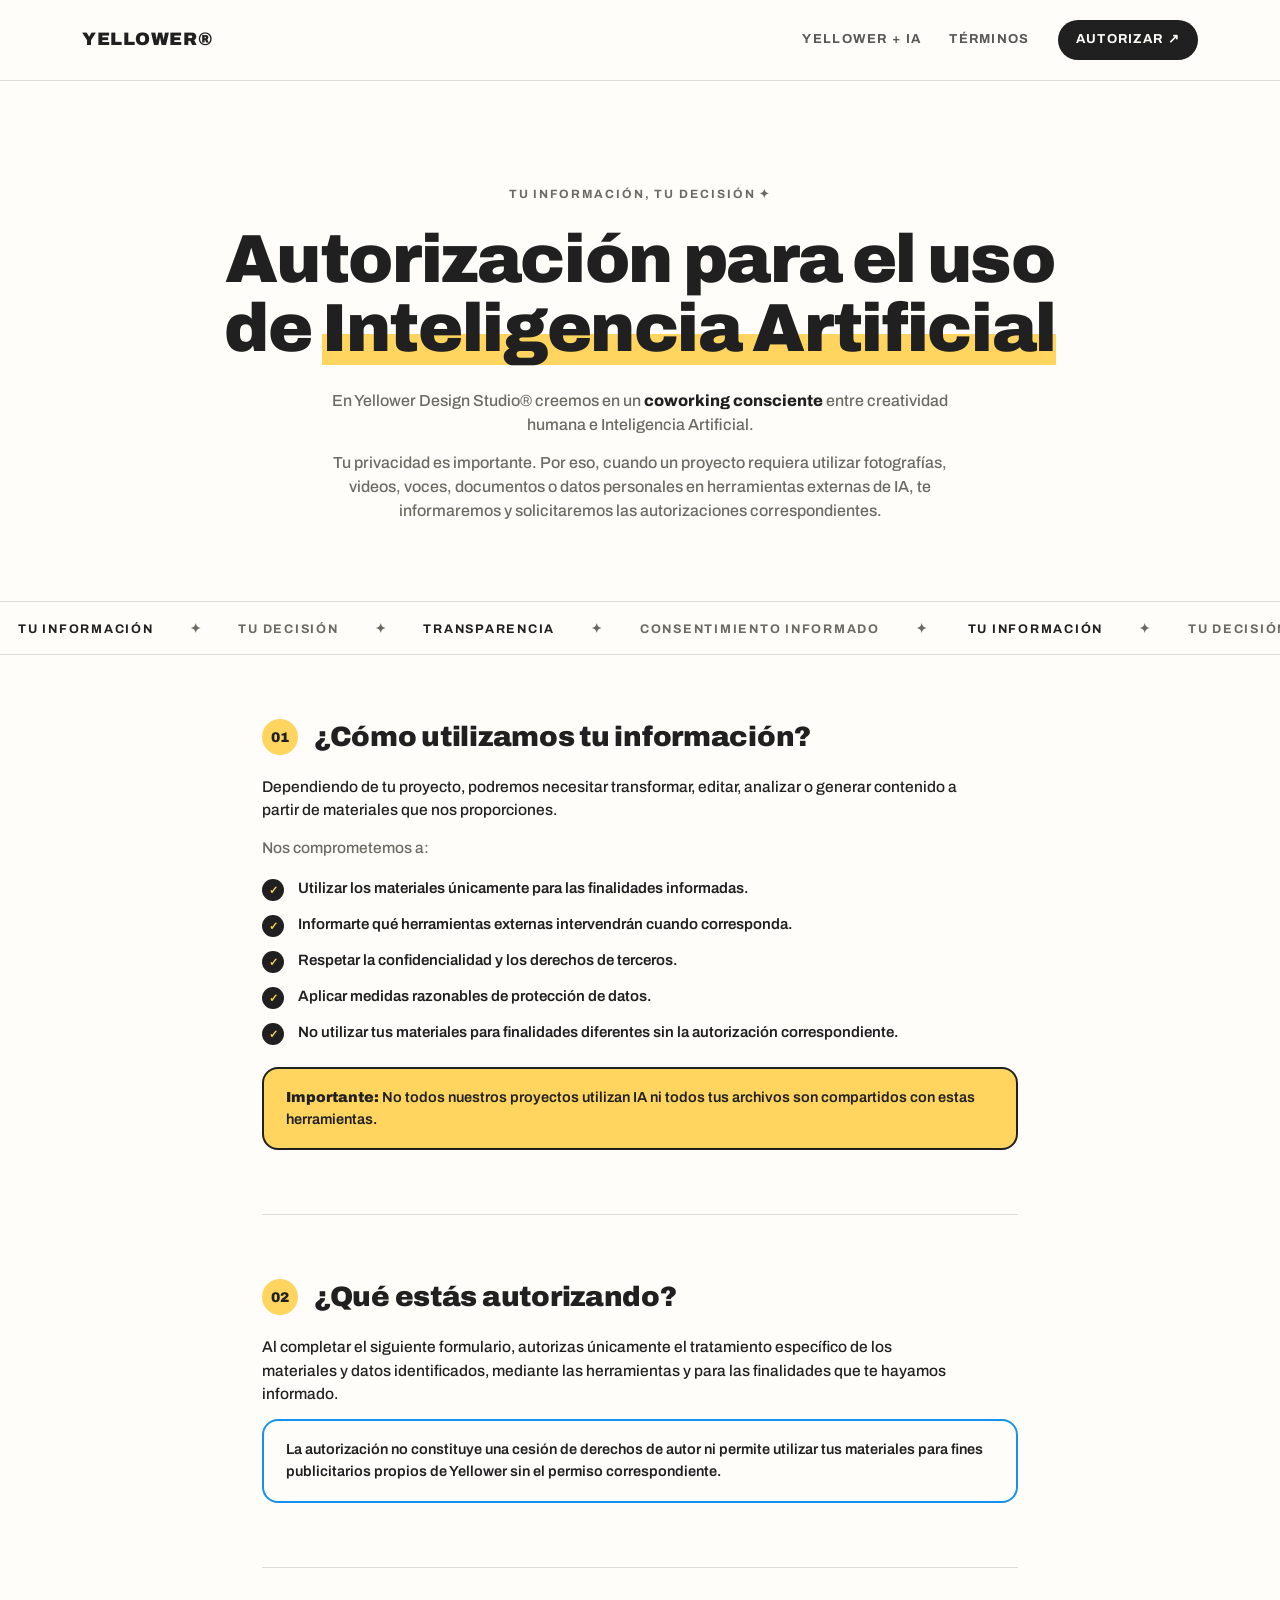
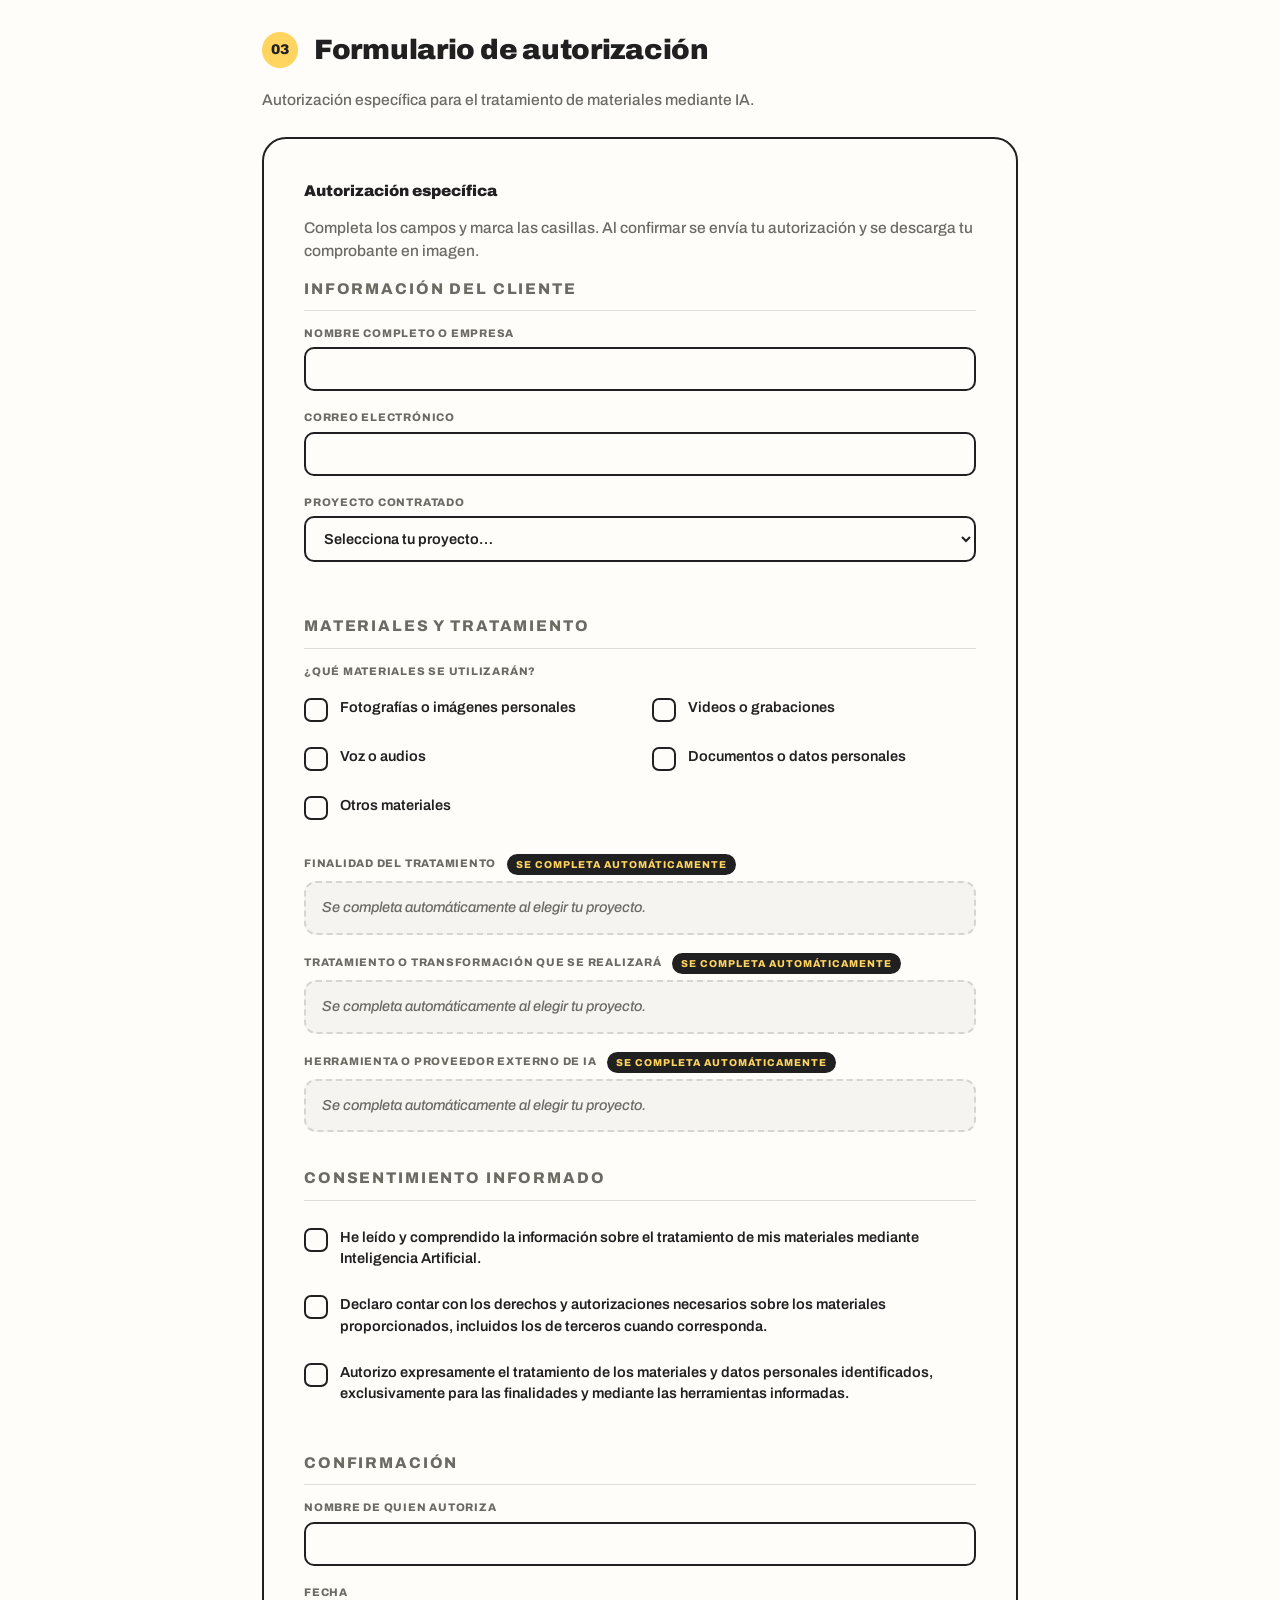
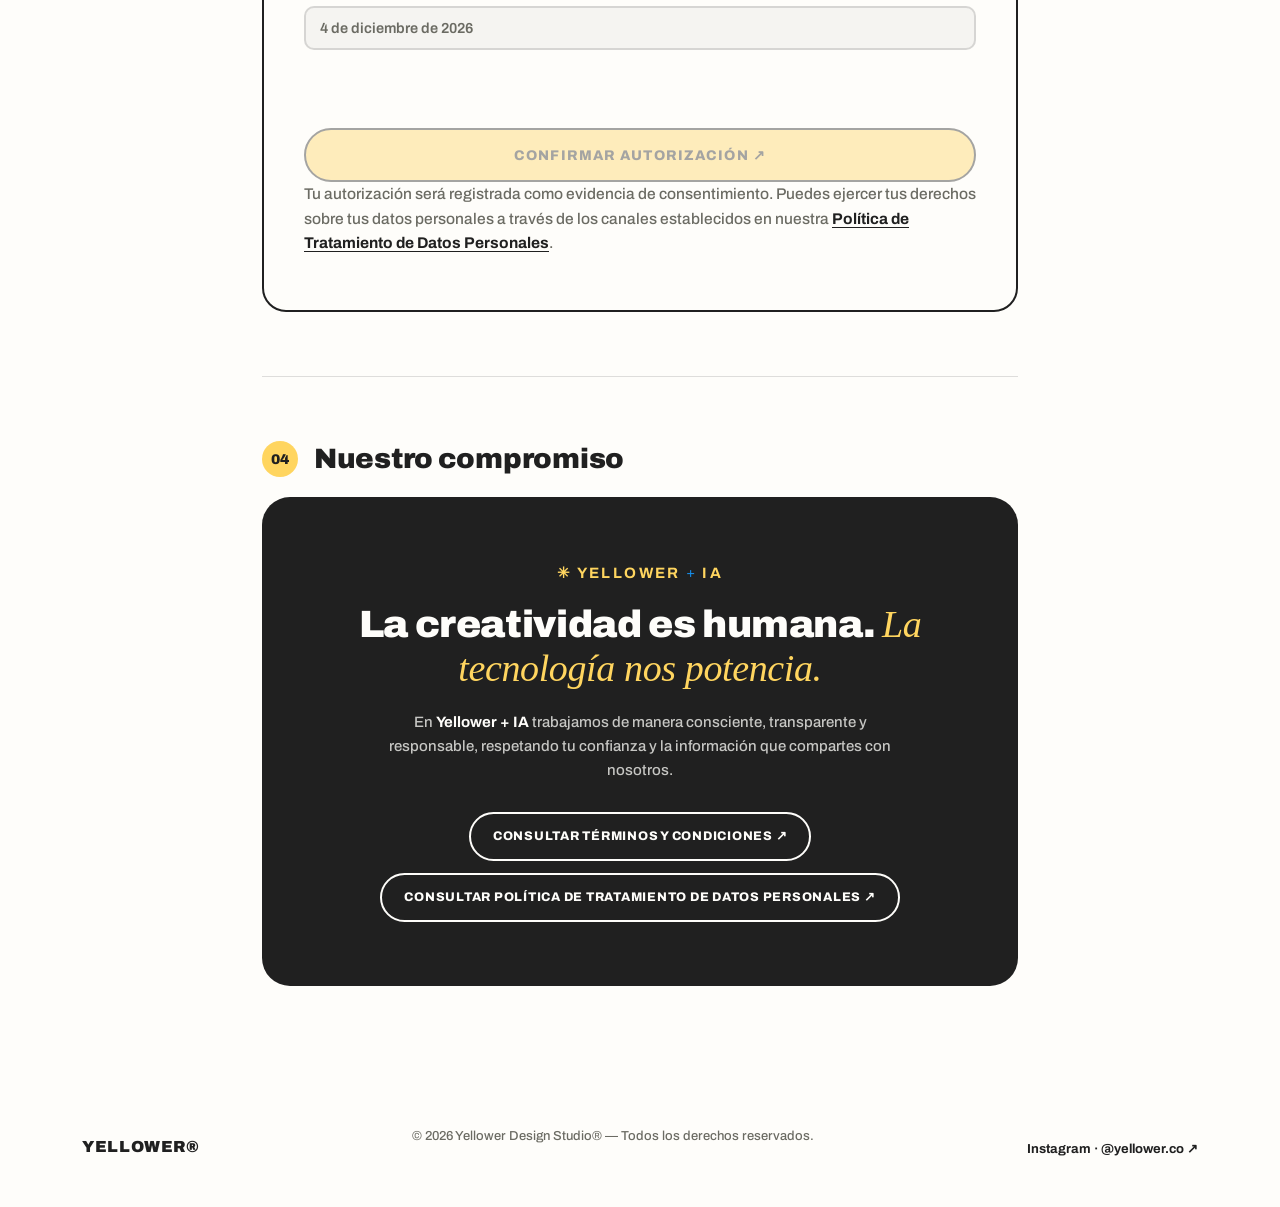
<file: ia/autorizacion/index.html>
<!DOCTYPE html>
<html lang="es">
<head>
<meta charset="UTF-8">
<meta name="viewport" content="width=device-width, initial-scale=1.0">
<title>Autorización para el uso de IA — Yellower Design Studio®</title>
<link rel="icon" type="image/png" href="favicon/favicon-96x96.png" sizes="96x96" />
<link rel="icon" type="image/svg+xml" href="favicon/favicon.svg" />
<link rel="shortcut icon" href="favicon/favicon.ico" />
<link rel="apple-touch-icon" sizes="180x180" href="favicon/apple-touch-icon.png" />
<meta name="apple-mobile-web-app-title" content="MyWebSite" />
<link rel="manifest" href="favicon/site.webmanifest" />
<meta name="description" content="Tu información, tu decisión. Autorización para el uso de Inteligencia Artificial en tu proyecto con Yellower Design Studio®.">
<meta name="robots" content="noindex">
<link rel="preconnect" href="https://fonts.googleapis.com">
<link rel="preconnect" href="https://fonts.gstatic.com" crossorigin>
<link href="https://fonts.googleapis.com/css2?family=Archivo:ital,wght@0,400;0,500;0,600;0,700;0,800;0,900;1,500&display=swap" rel="stylesheet">
<style>
  :root{
    --cream:#FEFDFA;
    --black:#202020;
    --yellow:#FFD55F;
    --blue:#1691EF;
    --grey:#6B6B63;
    --rule: rgba(32,32,32,0.14);
  }
  *{box-sizing:border-box;}
  html{scroll-behavior:smooth;}
  body{
    margin:0;
    background:var(--cream);
    color:var(--black);
    font-family:'Archivo', sans-serif;
    font-weight:500;
    -webkit-font-smoothing:antialiased;
    line-height:1.5;
  }
  a{color:inherit;}
  .editorial{font-family:Georgia,'Times New Roman',serif; font-style:italic; font-weight:400;}
  .eyebrow{
    text-transform:uppercase;
    letter-spacing:0.16em;
    font-size:12px;
    font-weight:700;
    color:var(--grey);
  }

  /* ---------- NAV ---------- */
  header{
    position:sticky; top:0; z-index:80;
    background:rgba(254,253,250,0.9);
    backdrop-filter:blur(10px);
    border-bottom:1px solid var(--rule);
  }
  .nav-inner{
    max-width:1180px; margin:0 auto; padding:20px 32px;
    display:flex; align-items:center; justify-content:space-between;
  }
  .logo{font-weight:900; letter-spacing:0.04em; font-size:18px; text-decoration:none;}
  .nav-links{display:flex; align-items:center; gap:28px;}
  .nav-links a{
    font-size:13px; text-transform:uppercase; letter-spacing:0.1em; font-weight:700;
    text-decoration:none; color:var(--black); opacity:0.75; transition:opacity .2s ease;
  }
  .nav-links a:hover{opacity:1;}
  .nav-cta{background:var(--black); color:var(--cream) !important; padding:10px 18px; border-radius:999px; opacity:1 !important;}
  @media (max-width:720px){ .nav-links a:not(.nav-cta){display:none;} }

  /* ---------- HERO ---------- */
  .hero{max-width:900px; margin:0 auto; padding:92px 32px 20px; text-align:center;}
  .hero .eyebrow{margin-bottom:22px;}
  .hero h1{
    font-size:clamp(34px, 6vw, 68px);
    line-height:1.02; font-weight:900; letter-spacing:-0.02em; margin:0 0 26px;
  }
  .hero h1 .ia{background:linear-gradient(180deg, transparent 58%, var(--yellow) 58%);}
  .hero p.lead{max-width:620px; margin:0 auto 14px; font-size:16px; color:var(--grey); font-weight:500;}
  .hero p.lead strong{color:var(--black); font-weight:800;}

  .marquee{
    border-top:1px solid var(--rule); border-bottom:1px solid var(--rule);
    overflow:hidden; padding:14px 0; white-space:nowrap; margin-top:44px;
  }
  .marquee-track{display:inline-block; animation:scroll 32s linear infinite;}
  .marquee span{
    font-size:12.5px; text-transform:uppercase; letter-spacing:0.14em; font-weight:700;
    color:var(--grey); padding:0 18px;
  }
  .marquee span.accent{color:var(--black);}
  @keyframes scroll{0%{transform:translateX(0);} 100%{transform:translateX(-50%);}}
  @media (prefers-reduced-motion: reduce){ .marquee-track{animation:none;} }

  /* ---------- SECTIONS ---------- */
  .doc{max-width:820px; margin:0 auto; padding:0 32px;}
  .block{padding:64px 0; border-bottom:1px solid var(--rule); scroll-margin-top:100px;}
  .block:last-of-type{border-bottom:none;}
  .block-head{display:flex; align-items:center; gap:16px; margin-bottom:20px;}
  .num{
    flex-shrink:0; width:36px; height:36px; border-radius:50%;
    background:var(--yellow); font-size:14px; font-weight:900;
    display:flex; align-items:center; justify-content:center;
  }
  .block h2{font-size:clamp(22px, 3vw, 28px); font-weight:900; letter-spacing:-0.01em; margin:0; line-height:1.15;}
  .block p{font-size:15.5px; margin:0 0 14px; max-width:700px;}
  .block p.muted{color:var(--grey);}

  .commit-list{list-style:none; margin:18px 0 22px; padding:0; display:flex; flex-direction:column; gap:12px;}
  .commit-list li{display:flex; gap:14px; align-items:flex-start; font-size:15px; font-weight:600;}
  .tick{
    flex-shrink:0; width:22px; height:22px; border-radius:50%;
    background:var(--black); color:var(--yellow); font-size:11px; font-weight:900;
    display:flex; align-items:center; justify-content:center; margin-top:2px;
  }

  .important{
    background:var(--yellow); border:2px solid var(--black); border-radius:16px;
    padding:18px 22px; margin-top:8px; font-size:14.5px; font-weight:600;
  }
  .important strong{font-weight:900;}

  .not-cession{
    border:2px solid var(--blue); border-radius:16px; padding:18px 22px; margin-top:10px;
    font-size:14.5px; font-weight:600; background:var(--cream);
  }

  /* ---------- FORM ---------- */
  .form-card{
    background:var(--cream); border:2px solid var(--black); border-radius:24px;
    padding:40px; margin-top:26px;
  }
  .form-title{font-size:20px; font-weight:900; margin:0 0 6px;}
  .form-sub{font-size:13.5px; color:var(--grey); margin:0 0 28px;}
  fieldset{border:none; margin:0; padding:0; min-width:0;}
  .group{margin-bottom:34px;}
  .group-title{
    font-size:12px; font-weight:800; text-transform:uppercase; letter-spacing:0.12em;
    color:var(--grey); padding-bottom:10px; margin:0 0 18px; border-bottom:1px solid var(--rule);
  }
  .field-label{
    display:block; font-size:11px; font-weight:800; text-transform:uppercase;
    letter-spacing:0.07em; color:var(--grey); margin:0 0 6px;
  }
  .field-input{
    width:100%; font-family:'Archivo',sans-serif; font-size:14.5px; font-weight:600;
    color:var(--black); background:var(--cream); border:2px solid var(--black);
    border-radius:10px; padding:12px 14px; margin-bottom:18px; outline:none;
  }
  .field-input:focus{box-shadow:0 0 0 3px rgba(255,213,95,0.55);}
  .field-input[readonly]{background:rgba(32,32,32,0.04); border-color:var(--rule); color:var(--grey); cursor:not-allowed;}
  .field-row{display:grid; grid-template-columns:1fr 1fr; gap:14px;}
  @media (max-width:640px){ .field-row{grid-template-columns:1fr;} .form-card{padding:28px 22px;} }

  .check-row{
    display:flex; gap:12px; align-items:flex-start; cursor:pointer;
    padding:12px 0; position:relative;
  }
  .check-row input{position:absolute; opacity:0; width:0; height:0;}
  .box{
    flex-shrink:0; width:24px; height:24px; border-radius:7px; border:2px solid var(--black);
    display:flex; align-items:center; justify-content:center; margin-top:1px;
    transition:background .15s ease;
  }
  .box svg{width:14px; height:14px; opacity:0; transition:opacity .15s ease;}
  .check-row input:checked + .box{background:var(--yellow);}
  .check-row input:checked + .box svg{opacity:1;}
  .check-row input:focus-visible + .box{box-shadow:0 0 0 3px rgba(22,145,239,0.45);}
  .check-text{font-size:14.5px; font-weight:600; line-height:1.5;}
  .materials{display:grid; grid-template-columns:1fr 1fr; column-gap:24px;}
  @media (max-width:640px){ .materials{grid-template-columns:1fr;} }

  .yellower-box{
    background:rgba(255,213,95,0.28); border:2px solid var(--black); border-radius:12px;
    padding:14px 16px; margin-bottom:18px; font-size:14.5px; font-weight:600; min-height:50px;
  }
  .yellower-box.pending{
    background:rgba(32,32,32,0.04); border:2px dashed var(--rule); color:var(--grey); font-weight:500; font-style:italic;
  }
  .by-yellower{
    display:inline-block; font-size:10px; font-weight:800; text-transform:uppercase; letter-spacing:0.1em;
    background:var(--black); color:var(--yellow); padding:3px 9px; border-radius:999px; margin-left:8px; vertical-align:middle;
  }

  .pending-notice{
    background:var(--cream); border:2px solid var(--blue); border-radius:14px;
    padding:16px 20px; font-size:14px; font-weight:600; margin-bottom:26px; display:none;
  }
  .pending-notice.show{display:block;}

  .form-error{font-size:13px; font-weight:700; color:#B5482B; min-height:18px; margin:4px 0 14px;}

  .btn-submit{
    display:inline-flex; align-items:center; gap:10px; justify-content:center;
    width:100%; background:var(--yellow); color:var(--black); border:2px solid var(--black);
    font-family:'Archivo',sans-serif; font-weight:800; font-size:14px; text-transform:uppercase;
    letter-spacing:0.08em; padding:17px 30px; border-radius:999px; cursor:pointer;
    transition:transform .2s ease;
  }
  .btn-submit:hover:not(:disabled){transform:translateY(-2px);}
  .btn-submit:disabled{opacity:0.4; cursor:not-allowed;}
  .legal-note{font-size:12.5px; color:var(--grey); margin:18px 0 0; line-height:1.6;}
  .legal-note a{color:var(--black); font-weight:700; text-decoration:underline; text-underline-offset:3px;}

  /* ---------- RECEIPT ---------- */
  .receipt-section{display:none; padding:20px 0 10px;}
  .receipt-section.show{display:block;}
  .receipt-card{
    background:var(--black); color:var(--cream); border-radius:28px; padding:44px 36px; text-align:center;
  }
  .receipt-card .eyebrow{color:var(--yellow); margin-bottom:14px;}
  .receipt-card h3{font-size:clamp(26px, 4vw, 38px); font-weight:900; margin:0 0 10px; letter-spacing:-0.01em;}
  .receipt-card h3 .editorial{color:var(--yellow);}
  .receipt-card p{max-width:480px; margin:0 auto 26px; color:rgba(254,253,250,0.75); font-size:14.5px;}
  #receiptCanvas{
    width:100%; max-width:380px; height:auto; border-radius:14px; display:block;
    margin:0 auto 28px; box-shadow:0 18px 40px rgba(0,0,0,0.35);
  }
  .dl-row{display:flex; gap:12px; justify-content:center; flex-wrap:wrap;}
  .btn-dl{
    display:inline-flex; align-items:center; gap:8px; text-decoration:none; cursor:pointer;
    font-family:'Archivo',sans-serif; font-weight:800; font-size:13px; text-transform:uppercase;
    letter-spacing:0.06em; padding:14px 24px; border-radius:999px; border:2px solid var(--yellow);
    transition:transform .2s ease, background .2s ease, color .2s ease;
  }
  .btn-dl.primary{background:var(--yellow); color:var(--black);}
  .btn-dl.ghost{background:transparent; color:var(--yellow);}
  .btn-dl:hover{transform:translateY(-2px);}
  .btn-dl.ghost:hover{background:var(--yellow); color:var(--black);}

  /* ---------- COMMITMENT ---------- */
  .commitment{
    background:var(--black); color:var(--cream); border-radius:28px; padding:64px 44px; text-align:center;
  }
  .commitment .eyebrow{color:var(--yellow); margin-bottom:18px;}
  .commitment h3{
    font-size:clamp(24px, 3.8vw, 38px); font-weight:900; line-height:1.12;
    letter-spacing:-0.01em; margin:0 auto 20px; max-width:620px;
  }
  .commitment h3 .editorial{color:var(--yellow);}
  .commitment p{max-width:520px; margin:0 auto 30px; color:rgba(254,253,250,0.75); font-size:15px; line-height:1.6;}
  .commitment p strong{color:var(--cream);}
  .commitment .plus{color:var(--blue); font-family:Georgia,serif; font-style:italic;}
  .link-row{display:flex; gap:12px; justify-content:center; flex-wrap:wrap;}
  .btn-link{
    display:inline-flex; align-items:center; gap:8px; text-decoration:none;
    font-weight:800; font-size:12.5px; text-transform:uppercase; letter-spacing:0.06em;
    padding:13px 22px; border-radius:999px; border:2px solid var(--cream); color:var(--cream);
    transition:background .2s ease, color .2s ease, transform .2s ease;
  }
  .btn-link:hover{background:var(--yellow); color:var(--black); border-color:var(--yellow); transform:translateY(-2px);}
  @media (max-width:640px){ .commitment{padding:48px 24px;} .receipt-card{padding:36px 22px;} }

  /* ---------- FOOTER ---------- */
  footer{
    max-width:1180px; margin:0 auto; padding:64px 32px 48px;
    display:flex; justify-content:space-between; align-items:flex-end; flex-wrap:wrap; gap:24px;
  }
  footer .logo{font-size:16px;}
  footer .fine{font-size:13px; color:var(--grey);}
  footer a.ig{text-decoration:none; font-size:13px; font-weight:700; color:var(--black);}

  .back-to-top{
    position:fixed; bottom:28px; right:28px; width:52px; height:52px; border-radius:50%;
    background:var(--black); color:var(--cream); border:none; display:flex; align-items:center;
    justify-content:center; cursor:pointer; z-index:100; box-shadow:0 8px 20px rgba(32,32,32,0.22);
    opacity:0; transform:translateY(12px); pointer-events:none;
    transition:opacity .3s ease, transform .3s ease, background .2s ease, color .2s ease;
  }
  .back-to-top.show{opacity:1; transform:translateY(0); pointer-events:auto;}
  .back-to-top:hover{background:var(--yellow); color:var(--black);}
  .back-to-top svg{width:20px; height:20px;}
  @media (max-width:640px){ .back-to-top{bottom:20px; right:20px; width:46px; height:46px;} }
</style>
</head>
<body>

<header>
  <div class="nav-inner">
    <a class="logo" href="https://yellowerdesignstudio.com/">YELLOWER®</a>
    <nav class="nav-links">
      <a href="https://yellowerdesignstudio.com/ia">Yellower + IA</a>
      <a href="https://yellowerdesignstudio.com/tyc">Términos</a>
      <a class="nav-cta" href="#formulario">Autorizar ↗</a>
    </nav>
  </div>
</header>

<main>

  <section class="hero">
    <p class="eyebrow">Tu información, tu decisión ✦</p>
    <h1>Autorización para el uso de <span class="ia">Inteligencia Artificial</span></h1>
    <p class="lead">En Yellower Design Studio® creemos en un <strong>coworking consciente</strong> entre creatividad humana e Inteligencia Artificial.</p>
    <p class="lead">Tu privacidad es importante. Por eso, cuando un proyecto requiera utilizar fotografías, videos, voces, documentos o datos personales en herramientas externas de IA, te informaremos y solicitaremos las autorizaciones correspondientes.</p>
  </section>

  <div class="marquee">
    <div class="marquee-track">
      <span class="accent">TU INFORMACIÓN</span><span>✦</span><span>TU DECISIÓN</span><span>✦</span><span class="accent">TRANSPARENCIA</span><span>✦</span><span>CONSENTIMIENTO INFORMADO</span><span>✦</span>
      <span class="accent">TU INFORMACIÓN</span><span>✦</span><span>TU DECISIÓN</span><span>✦</span><span class="accent">TRANSPARENCIA</span><span>✦</span><span>CONSENTIMIENTO INFORMADO</span><span>✦</span>
    </div>
  </div>

  <div class="doc">

    <!-- 01 -->
    <section class="block" id="uso">
      <div class="block-head"><span class="num">01</span><h2>¿Cómo utilizamos tu información?</h2></div>
      <p>Dependiendo de tu proyecto, podremos necesitar transformar, editar, analizar o generar contenido a partir de materiales que nos proporciones.</p>
      <p class="muted">Nos comprometemos a:</p>
      <ul class="commit-list">
        <li><span class="tick">✓</span>Utilizar los materiales únicamente para las finalidades informadas.</li>
        <li><span class="tick">✓</span>Informarte qué herramientas externas intervendrán cuando corresponda.</li>
        <li><span class="tick">✓</span>Respetar la confidencialidad y los derechos de terceros.</li>
        <li><span class="tick">✓</span>Aplicar medidas razonables de protección de datos.</li>
        <li><span class="tick">✓</span>No utilizar tus materiales para finalidades diferentes sin la autorización correspondiente.</li>
      </ul>
      <div class="important"><strong>Importante:</strong> No todos nuestros proyectos utilizan IA ni todos tus archivos son compartidos con estas herramientas.</div>
    </section>

    <!-- 02 -->
    <section class="block" id="alcance">
      <div class="block-head"><span class="num">02</span><h2>¿Qué estás autorizando?</h2></div>
      <p>Al completar el siguiente formulario, autorizas únicamente el tratamiento específico de los materiales y datos identificados, mediante las herramientas y para las finalidades que te hayamos informado.</p>
      <div class="not-cession">La autorización no constituye una cesión de derechos de autor ni permite utilizar tus materiales para fines publicitarios propios de Yellower sin el permiso correspondiente.</div>
    </section>

    <!-- 03 -->
    <section class="block" id="formulario">
      <div class="block-head"><span class="num">03</span><h2>Formulario de autorización</h2></div>
      <p class="muted">Autorización específica para el tratamiento de materiales mediante IA.</p>


      <form class="form-card" id="authForm" novalidate>
        <p class="form-title">Autorización específica</p>
        <p class="form-sub">Completa los campos y marca las casillas. Al confirmar se envía tu autorización y se descarga tu comprobante en imagen.</p>

        <fieldset id="formFields">

          <div class="group">
            <p class="group-title">Información del cliente</p>
            <label class="field-label" for="f-cliente">Nombre completo o empresa</label>
            <input class="field-input" type="text" id="f-cliente" autocomplete="name">

            <label class="field-label" for="f-correo">Correo electrónico</label>
            <input class="field-input" type="email" id="f-correo" autocomplete="email">

            <label class="field-label" for="f-proyecto">Proyecto contratado</label>
            <select class="field-input" id="f-proyecto"></select>
            <input class="field-input" type="text" id="f-proyecto-otro" placeholder="Describe tu proyecto" style="display:none;">
          </div>

          <div class="group">
            <p class="group-title">Materiales y tratamiento</p>

            <label class="field-label" style="margin-bottom:6px;">¿Qué materiales se utilizarán?</label>
            <div class="materials" id="materials">
              <label class="check-row"><input type="checkbox" name="material" value="Fotografías o imágenes personales"><span class="box"><svg viewBox="0 0 24 24" fill="none"><path d="M5 13L9.5 17.5L19 7" stroke="#202020" stroke-width="3" stroke-linecap="round" stroke-linejoin="round"/></svg></span><span class="check-text">Fotografías o imágenes personales</span></label>
              <label class="check-row"><input type="checkbox" name="material" value="Videos o grabaciones"><span class="box"><svg viewBox="0 0 24 24" fill="none"><path d="M5 13L9.5 17.5L19 7" stroke="#202020" stroke-width="3" stroke-linecap="round" stroke-linejoin="round"/></svg></span><span class="check-text">Videos o grabaciones</span></label>
              <label class="check-row"><input type="checkbox" name="material" value="Voz o audios"><span class="box"><svg viewBox="0 0 24 24" fill="none"><path d="M5 13L9.5 17.5L19 7" stroke="#202020" stroke-width="3" stroke-linecap="round" stroke-linejoin="round"/></svg></span><span class="check-text">Voz o audios</span></label>
              <label class="check-row"><input type="checkbox" name="material" value="Documentos o datos personales"><span class="box"><svg viewBox="0 0 24 24" fill="none"><path d="M5 13L9.5 17.5L19 7" stroke="#202020" stroke-width="3" stroke-linecap="round" stroke-linejoin="round"/></svg></span><span class="check-text">Documentos o datos personales</span></label>
              <label class="check-row"><input type="checkbox" name="material" value="Otros materiales"><span class="box"><svg viewBox="0 0 24 24" fill="none"><path d="M5 13L9.5 17.5L19 7" stroke="#202020" stroke-width="3" stroke-linecap="round" stroke-linejoin="round"/></svg></span><span class="check-text">Otros materiales</span></label>
            </div>

            <label class="field-label" style="margin-top:22px;">Finalidad del tratamiento <span class="by-yellower">Se completa automáticamente</span></label>
            <div class="yellower-box pending" id="box-finalidad"></div>
            <textarea class="field-input otro-field" id="o-finalidad" rows="2" placeholder="Describe la finalidad" style="display:none; resize:vertical;"></textarea>

            <label class="field-label">Tratamiento o transformación que se realizará <span class="by-yellower">Se completa automáticamente</span></label>
            <div class="yellower-box pending" id="box-tratamiento"></div>
            <textarea class="field-input otro-field" id="o-tratamiento" rows="2" placeholder="Describe el tratamiento o transformación" style="display:none; resize:vertical;"></textarea>

            <label class="field-label">Herramienta o proveedor externo de IA <span class="by-yellower">Se completa automáticamente</span></label>
            <div class="yellower-box pending" id="box-herramienta"></div>
            <p id="autoNote" style="display:none; font-size:12.5px; color:#6B6B63; margin:-8px 0 18px;"></p>
          </div>

          <div class="group">
            <p class="group-title">Consentimiento informado</p>
            <label class="check-row"><input type="checkbox" name="consent" id="c1"><span class="box"><svg viewBox="0 0 24 24" fill="none"><path d="M5 13L9.5 17.5L19 7" stroke="#202020" stroke-width="3" stroke-linecap="round" stroke-linejoin="round"/></svg></span><span class="check-text">He leído y comprendido la información sobre el tratamiento de mis materiales mediante Inteligencia Artificial.</span></label>
            <label class="check-row"><input type="checkbox" name="consent" id="c2"><span class="box"><svg viewBox="0 0 24 24" fill="none"><path d="M5 13L9.5 17.5L19 7" stroke="#202020" stroke-width="3" stroke-linecap="round" stroke-linejoin="round"/></svg></span><span class="check-text">Declaro contar con los derechos y autorizaciones necesarios sobre los materiales proporcionados, incluidos los de terceros cuando corresponda.</span></label>
            <label class="check-row"><input type="checkbox" name="consent" id="c3"><span class="box"><svg viewBox="0 0 24 24" fill="none"><path d="M5 13L9.5 17.5L19 7" stroke="#202020" stroke-width="3" stroke-linecap="round" stroke-linejoin="round"/></svg></span><span class="check-text">Autorizo expresamente el tratamiento de los materiales y datos personales identificados, exclusivamente para las finalidades y mediante las herramientas informadas.</span></label>
          </div>

          <div class="group" style="margin-bottom:22px;">
            <p class="group-title">Confirmación</p>
            <label class="field-label" for="f-firma">Nombre de quien autoriza</label>
            <input class="field-input" type="text" id="f-firma" autocomplete="name">

            <label class="field-label" for="f-fecha">Fecha</label>
            <input class="field-input" type="text" id="f-fecha" readonly>
          </div>

        </fieldset>

        <p class="form-error" id="formError">&nbsp;</p>
        <button type="submit" class="btn-submit" id="submitBtn" disabled>Confirmar autorización ↗</button>

        <p class="legal-note">Tu autorización será registrada como evidencia de consentimiento. Puedes ejercer tus derechos sobre tus datos personales a través de los canales establecidos en nuestra <a href="#" id="policyLink1" target="_blank" rel="noopener">Política de Tratamiento de Datos Personales</a>.</p>
      </form>

      <!-- Receipt -->
      <div class="receipt-section" id="receiptSection">
        <div class="receipt-card">
          <p class="eyebrow">✳ Comprobante</p>
          <h3>Autorización <span class="editorial">confirmada ✦</span></h3>
          <p>Tu autorización fue enviada y registrada. Tu comprobante se descargó automáticamente; si no lo ves, puedes bajarlo aquí.</p>
          <canvas id="receiptCanvas" width="1080" height="1700"></canvas>
          <div class="dl-row">
            <button type="button" class="btn-dl primary" id="dlPng">Descargar imagen ↓</button>
            <button type="button" class="btn-dl ghost" id="dlPdf">Descargar PDF ↓</button>
          </div>
        </div>
      </div>
    </section>

    <!-- 04 -->
    <section class="block" id="compromiso" style="border-bottom:none;">
      <div class="block-head"><span class="num">04</span><h2>Nuestro compromiso</h2></div>
      <div class="commitment">
        <p class="eyebrow">✳ Yellower <span class="plus">+</span> IA</p>
        <h3>La creatividad es humana. <span class="editorial">La tecnología nos potencia.</span></h3>
        <p>En <strong>Yellower + IA</strong> trabajamos de manera consciente, transparente y responsable, respetando tu confianza y la información que compartes con nosotros.</p>
        <div class="link-row">
          <a class="btn-link" href="https://yellowerdesignstudio.com/tyc">Consultar Términos y Condiciones ↗</a>
          <a class="btn-link" href="#" id="policyLink2" target="_blank" rel="noopener">Consultar Política de Tratamiento de Datos Personales ↗</a>
        </div>
      </div>
    </section>

  </div>

  <footer>
    <div><a class="logo" href="https://yellowerdesignstudio.com/">YELLOWER®</a></div>
    <p class="fine">© 2026 Yellower Design Studio® — Todos los derechos reservados.</p>
    <a class="ig" href="https://www.instagram.com/yellower.co/" target="_blank" rel="noopener">Instagram · @yellower.co ↗</a>
  </footer>

</main>

<button id="backToTop" class="back-to-top" aria-label="Volver arriba">
  <svg viewBox="0 0 24 24" fill="none"><path d="M12 19V5M12 5L6 11M12 5L18 11" stroke="currentColor" stroke-width="2.3" stroke-linecap="round" stroke-linejoin="round"/></svg>
</button>

<script>
(function(){
  /* ============ CONFIGURATION — replace these two values ============ */
  // 1) Your Google Apps Script Web App URL (same deployment used for the terms form).
  const GOOGLE_SCRIPT_URL = 'https://script.google.com/macros/s/AKfycbzkcMzSBu0U6uKTWk6KdWrniD0dN0cagjYr_d9lef5dWdWswVVqms5MYHKSemUlTIgh/exec';
  // 2) Official link to the Política de Tratamiento de Datos Personales.
  const POLITICA_URL = 'https://yellowerdesignstudio.com/politica-de-datos';
  /* ================================================================== */

  const $ = (id) => document.getElementById(id);

  // ----- Policy links -----
  ['policyLink1','policyLink2'].forEach(id => {
    const a = $(id);
    a.href = POLITICA_URL;
    if(POLITICA_URL === '#'){
      a.addEventListener('click', e => e.preventDefault());
    }
  });

  // ----- Back to top -----
  const topBtn = $('backToTop');
  const toggleTop = () => topBtn.classList.toggle('show', window.scrollY > 400);
  window.addEventListener('scroll', toggleTop, { passive:true });
  toggleTop();
  topBtn.addEventListener('click', () => window.scrollTo({ top:0, behavior:'smooth' }));

  // ----- Service catalog: fills finalidad / tratamiento / herramienta automatically -----
  // ✏️ EDITA AQUÍ: ajusta los textos a tu forma real de trabajar y agrega los
  // nombres exactos de las herramientas de IA que usas en cada servicio.
  const HERRAMIENTAS = 'ChatGPT (OpenAI), Claude (Anthropic) y Gemini (Google), según lo que requiera tu proyecto.';
  const HERRAMIENTAS_CORTO = 'ChatGPT, Claude y Gemini';

  const SERVICIOS = [
    {
      nombre: 'Branding e identidad visual',
      finalidad: 'Desarrollar o renovar la identidad visual de tu marca (logo, paleta, tipografía y línea gráfica) a partir de los materiales que nos entregues.',
      tratamiento: 'Análisis de referencias, generación de ideas, textos e imágenes, y apoyo en la exploración visual, siempre con selección y ajuste del equipo creativo.'
    },
    {
      nombre: 'Social media y contenido',
      finalidad: 'Crear y adaptar piezas de contenido para tus redes sociales (publicaciones, textos y estrategia de contenido).',
      tratamiento: 'Generación y mejora de textos, ideas y estrategia, y apoyo en edición o creación de imágenes, con revisión humana antes de publicar.'
    },
    {
      nombre: 'Diseño web, landing page o tienda online',
      finalidad: 'Diseñar y construir tu sitio web utilizando tus textos, imágenes y datos de marca.',
      tratamiento: 'Apoyo en redacción, organización de contenidos, programación y generación de elementos visuales, con revisión y ajuste del equipo.'
    },
    {
      nombre: 'Diseño editorial (ebooks y documentos PDF)',
      finalidad: 'Diagramar y diseñar tus libros digitales y documentos con tu contenido.',
      tratamiento: 'Apoyo en revisión de estilo y organización del contenido, y creación o edición de ilustraciones e imágenes, bajo supervisión del equipo creativo.'
    },
    {
      nombre: 'Diseño de programas, cursos y materiales educativos',
      finalidad: 'Estructurar y diseñar tus cursos digitales y materiales educativos con tus contenidos y metodología.',
      tratamiento: 'Análisis y organización de contenidos, apoyo en redacción y creación de recursos visuales, con revisión humana.'
    },
    {
      nombre: 'Video y contenido audiovisual',
      finalidad: 'Editar, mejorar o producir piezas audiovisuales con tus grabaciones, fotografías o audios.',
      tratamiento: 'Transcripción y análisis de tus grabaciones, apoyo en guiones, subtítulos y textos, y apoyo en mejora o creación de imágenes, con revisión humana.'
    },
    {
      nombre: 'Sistemas y automatización',
      finalidad: 'Desarrollar automatizaciones, integraciones o bots para tu operación con la información de tu negocio.',
      tratamiento: 'Análisis de procesos y datos, y apoyo en código y flujos de automatización, evitando usar datos personales sensibles sin tu autorización.'
    }
  ];
  const OTRO = 'Otro (cuéntanos)';

  const selProyecto = $('f-proyecto');
  const inpProyectoOtro = $('f-proyecto-otro');
  selProyecto.innerHTML = '<option value="">Selecciona tu proyecto…</option>' +
    SERVICIOS.map(s => '<option value="' + s.nombre + '">' + s.nombre + '</option>').join('') +
    '<option value="' + OTRO + '">' + OTRO + '</option>';

  const AUTO_KEYS = ['finalidad','tratamiento'];
  const PENDING = 'Se completa automáticamente al elegir tu proyecto.';
  const OTRO_NOTE = 'Describe con tus palabras qué quieres que hagamos con tus materiales.';

  function isOtro(){ return selProyecto.value === OTRO; }
  function currentService(){ return SERVICIOS.find(s => s.nombre === selProyecto.value) || null; }

  function getYellower(){
    if(isOtro()){
      return {
        finalidad: $('o-finalidad').value.trim(),
        tratamiento: $('o-tratamiento').value.trim(),
        herramienta: HERRAMIENTAS
      };
    }
    const s = currentService();
    return s ? { finalidad:s.finalidad, tratamiento:s.tratamiento, herramienta:HERRAMIENTAS }
             : { finalidad:'', tratamiento:'', herramienta:'' };
  }
  function getProyecto(){
    return isOtro() ? inpProyectoOtro.value.trim() : selProyecto.value;
  }

  function refreshAutoFields(){
    const otro = isOtro();
    const s = currentService();
    inpProyectoOtro.style.display = otro ? '' : 'none';
    AUTO_KEYS.forEach(key => {
      const box = $('box-' + key);
      const field = $('o-' + key);
      box.style.display = otro ? 'none' : '';
      field.style.display = otro ? '' : 'none';
      if(!otro){
        if(s){ box.textContent = s[key]; box.classList.remove('pending'); }
        else { box.textContent = PENDING; box.classList.add('pending'); }
      }
    });
    const hb = $('box-herramienta');
    if(otro || s){ hb.textContent = HERRAMIENTAS; hb.classList.remove('pending'); }
    else { hb.textContent = PENDING; hb.classList.add('pending'); }
    $('autoNote').style.display = otro ? '' : 'none';
    $('autoNote').textContent = OTRO_NOTE;
  }

  selProyecto.addEventListener('change', () => { refreshAutoFields(); updateState(); });
  inpProyectoOtro.addEventListener('input', () => updateState());
  AUTO_KEYS.forEach(k => $('o-' + k).addEventListener('input', () => updateState()));

  // ----- Optional prefill via link (still works) + demo mode -----
  // /ia/autorizacion?cliente=Ana&correo=ana@correo.com&proyecto=Social%20media%20y%20contenido&materiales=fotos,videos
  const params = new URLSearchParams(window.location.search);
  const demo = params.get('demo') === '1';

  if(params.get('cliente')) $('f-cliente').value = params.get('cliente');
  else if(demo) $('f-cliente').value = 'Ana Pérez';
  if(params.get('correo')) $('f-correo').value = params.get('correo');
  else if(demo) $('f-correo').value = 'ana@ejemplo.com';

  const pParam = params.get('proyecto') || (demo ? SERVICIOS[1].nombre : '');
  if(pParam){
    const found = SERVICIOS.find(s => s.nombre.toLowerCase() === pParam.toLowerCase());
    if(found){ selProyecto.value = found.nombre; }
    else { selProyecto.value = OTRO; inpProyectoOtro.value = pParam; }
  }
  if(isOtro()){
    AUTO_KEYS.forEach(k => { if(params.get(k)) $('o-' + k).value = params.get(k); });
  }

  const preMat = (params.get('materiales') || (demo ? 'fotos' : '')).toLowerCase().split(',').map(s => s.trim());
  const matMap = { fotos:0, videos:1, voz:2, documentos:3, otros:4 };
  const matInputs = Array.from(document.querySelectorAll('input[name="material"]'));
  preMat.forEach(k => { if(matMap[k] !== undefined) matInputs[matMap[k]].checked = true; });

  refreshAutoFields();

  // ----- Date (automatic) -----
  const now = new Date();
  const fechaLarga = now.toLocaleDateString('es-CO', { day:'numeric', month:'long', year:'numeric' });
  $('f-fecha').value = fechaLarga;

  // ----- Live validation -----
  const submitBtn = $('submitBtn');
  const consentInputs = [$('c1'), $('c2'), $('c3')];
  const emailOk = (v) => /^[^\s@]+@[^\s@]+\.[^\s@]{2,}$/.test(v);

  function isValid(){
    return $('f-cliente').value.trim() !== '' &&
      emailOk($('f-correo').value.trim()) &&
      getProyecto() !== '' &&
      matInputs.some(i => i.checked) &&
      (function(){ const y = getYellower(); return y.finalidad && y.tratamiento && y.herramienta; })() &&
      consentInputs.every(i => i.checked) &&
      $('f-firma').value.trim() !== '';
  }
  function updateState(){ submitBtn.disabled = !isValid(); }

  ['f-cliente','f-correo','f-proyecto','f-firma'].forEach(id => $(id).addEventListener('input', updateState));
  matInputs.concat(consentInputs).forEach(i => i.addEventListener('change', updateState));
  updateState();

  // ----- Receipt drawing -----
  function rr(ctx, x, y, w, h, r){
    ctx.beginPath();
    ctx.moveTo(x+r, y);
    ctx.arcTo(x+w, y, x+w, y+h, r);
    ctx.arcTo(x+w, y+h, x, y+h, r);
    ctx.arcTo(x, y+h, x, y, r);
    ctx.arcTo(x, y, x+w, y, r);
    ctx.closePath();
  }
  function wrap(ctx, text, x, y, maxW, lineH, maxLines){
    const words = String(text).split(/\s+/);
    let line = '', lines = [];
    words.forEach(w => {
      const test = line ? line + ' ' + w : w;
      if(ctx.measureText(test).width > maxW && line){ lines.push(line); line = w; }
      else line = test;
    });
    if(line) lines.push(line);
    if(maxLines && lines.length > maxLines){
      lines = lines.slice(0, maxLines);
      lines[maxLines-1] = lines[maxLines-1].replace(/\s*\S*$/, '') + '…';
    }
    lines.forEach((l, i) => ctx.fillText(l, x, y + i*lineH));
    return y + lines.length*lineH;
  }

  async function drawReceipt(canvas, rec){
    try{
      await Promise.all([
        document.fonts.load('900 90px Archivo'),
        document.fonts.load('700 24px Archivo'),
        document.fonts.load('500 30px Archivo')
      ]);
    }catch(e){}

    const W = canvas.width, H = canvas.height;
    const ctx = canvas.getContext('2d');
    const BLACK = '#202020', YELLOW = '#FFD55F', CREAM = '#FEFDFA', GREY = '#6B6B63', BLUE = '#1691EF';

    // yellow frame + cream card with black border
    ctx.fillStyle = YELLOW; ctx.fillRect(0, 0, W, H);
    rr(ctx, 44, 44, W-88, H-88, 56);
    ctx.fillStyle = CREAM; ctx.fill();
    ctx.lineWidth = 8; ctx.strokeStyle = BLACK; ctx.stroke();

    const PX = 110;
    ctx.textBaseline = 'alphabetic';
    ctx.textAlign = 'left';

    // header
    ctx.fillStyle = BLACK;
    ctx.font = '900 34px Archivo, sans-serif';
    try{ ctx.letterSpacing = '3px'; }catch(e){}
    ctx.fillText('YELLOWER®', PX, 148);
    try{ ctx.letterSpacing = '0px'; }catch(e){}
    ctx.textAlign = 'right';
    ctx.font = '700 28px Archivo, sans-serif';
    ctx.fillText('Yellower', W-PX-70, 148);
    ctx.fillStyle = BLUE; ctx.font = 'italic 400 34px Georgia, serif';
    ctx.fillText('+', W-PX-44, 148);
    ctx.fillStyle = BLACK; ctx.font = '900 28px Archivo, sans-serif';
    ctx.fillText('IA', W-PX, 148);
    ctx.textAlign = 'left';

    // title
    ctx.fillStyle = BLACK;
    ctx.font = '900 104px Archivo, sans-serif';
    ctx.fillText('Autorización', PX, 330);
    ctx.font = 'italic 400 104px Georgia, serif';
    ctx.fillText('confirmada', PX, 436);
    const cw = ctx.measureText('confirmada ').width;
    ctx.fillStyle = BLUE;
    ctx.font = '400 80px Georgia, serif';
    ctx.fillText('✦', PX + cw, 430);

    // stamp
    ctx.save();
    ctx.translate(W-280, 590);
    ctx.rotate(-0.12);
    rr(ctx, -190, -64, 380, 128, 28);
    ctx.fillStyle = YELLOW; ctx.fill();
    ctx.lineWidth = 6; ctx.strokeStyle = BLACK; ctx.stroke();
    rr(ctx, -176, -50, 352, 100, 20);
    ctx.lineWidth = 2; ctx.setLineDash([8, 8]); ctx.stroke(); ctx.setLineDash([]);
    ctx.fillStyle = BLACK; ctx.textAlign = 'center';
    ctx.font = '900 36px Archivo, sans-serif';
    ctx.fillText('AUTORIZACIÓN', 0, -6);
    ctx.fillText('CONFIRMADA ✦', 0, 38);
    ctx.restore();
    ctx.textAlign = 'left';

    // secondary text
    ctx.fillStyle = GREY;
    ctx.font = '500 31px Archivo, sans-serif';
    let y = wrap(ctx, 'Has autorizado el uso de Inteligencia Artificial en tu proyecto.', PX, 520, 470, 44, 3);
    ctx.font = '500 28px Archivo, sans-serif';
    y = wrap(ctx, 'En Yellower + IA trabajamos desde un coworking consciente, combinando creatividad humana, estrategia y tecnología para potenciar tu negocio.', PX, 730, W-2*PX, 42, 4);

    // divider
    y += 26;
    ctx.fillStyle = 'rgba(32,32,32,0.18)'; ctx.fillRect(PX, y, W-2*PX, 3);

    // signature (client name)
    y += 70;
    ctx.fillStyle = GREY; ctx.font = '800 22px Archivo, sans-serif';
    try{ ctx.letterSpacing = '3px'; }catch(e){}
    ctx.fillText('AUTORIZA', PX, y);
    try{ ctx.letterSpacing = '0px'; }catch(e){}
    y += 82;
    ctx.fillStyle = BLACK; ctx.font = 'italic 400 70px Georgia, serif';
    let sig = rec.firma;
    while(ctx.measureText(sig).width > W-2*PX && sig.length > 4){ sig = sig.slice(0, -2); }
    if(sig !== rec.firma) sig = sig.trim() + '…';
    ctx.fillText(sig, PX, y);
    ctx.fillStyle = BLACK; ctx.fillRect(PX, y+16, W-2*PX, 3);

    // details
    y += 86;
    const colW = (W-2*PX)/2;
    function detail(label, value, x, yy){
      ctx.fillStyle = GREY; ctx.font = '800 20px Archivo, sans-serif';
      try{ ctx.letterSpacing = '3px'; }catch(e){}
      ctx.fillText(label, x, yy);
      try{ ctx.letterSpacing = '0px'; }catch(e){}
      ctx.fillStyle = BLACK; ctx.font = '700 28px Archivo, sans-serif';
      return wrap(ctx, value, x, yy+40, colW-30, 36, 2);
    }
    const y1 = detail('FECHA', rec.fechaLarga, PX, y);
    const y2 = detail('PROYECTO', rec.proyecto, PX + colW, y);
    y = Math.max(y1, y2) + 34;
    const y3 = detail('HERRAMIENTAS DE IA', HERRAMIENTAS_CORTO, PX, y);
    const y4 = detail('MATERIALES', rec.materiales.join(', '), PX + colW, y);
    y = Math.max(y3, y4) + 34;

    // registration code
    rr(ctx, PX, y, W-2*PX, 96, 22);
    ctx.fillStyle = BLACK; ctx.fill();
    ctx.fillStyle = YELLOW; ctx.font = '800 20px Archivo, sans-serif';
    try{ ctx.letterSpacing = '3px'; }catch(e){}
    ctx.fillText('CÓDIGO DE REGISTRO', PX+34, y+40);
    try{ ctx.letterSpacing = '0px'; }catch(e){}
    ctx.fillStyle = CREAM; ctx.font = '900 38px Archivo, sans-serif';
    ctx.textAlign = 'right';
    ctx.fillText(rec.codigo, W-PX-34, y+62);
    ctx.textAlign = 'left';

    // footer
    ctx.fillStyle = BLACK; ctx.textAlign = 'center';
    ctx.font = 'italic 400 34px Georgia, serif';
    ctx.fillText('La creatividad es humana. La tecnología nos potencia.', W/2, H-118);
    ctx.fillStyle = GREY; ctx.font = '700 22px Archivo, sans-serif';
    ctx.fillText('yellowerdesignstudio.com', W/2, H-76);
    ctx.textAlign = 'left';
  }

  // ----- Minimal PDF writer (embeds the receipt JPEG on a single page) -----
  function buildPdf(jpegBytes, imgW, imgH){
    const pageW = 540, pageH = Math.round(540 * imgH / imgW);
    const enc = (s) => new TextEncoder().encode(s);
    const chunks = []; let offset = 0; const offsets = [];
    const push = (b) => { chunks.push(b); offset += b.length; };

    push(enc('%PDF-1.4\n'));
    offsets[1] = offset; push(enc('1 0 obj\n<< /Type /Catalog /Pages 2 0 R >>\nendobj\n'));
    offsets[2] = offset; push(enc('2 0 obj\n<< /Type /Pages /Kids [3 0 R] /Count 1 >>\nendobj\n'));
    offsets[3] = offset; push(enc(`3 0 obj\n<< /Type /Page /Parent 2 0 R /MediaBox [0 0 ${pageW} ${pageH}] /Resources << /XObject << /Im0 4 0 R >> >> /Contents 5 0 R >>\nendobj\n`));
    offsets[4] = offset;
    push(enc(`4 0 obj\n<< /Type /XObject /Subtype /Image /Width ${imgW} /Height ${imgH} /ColorSpace /DeviceRGB /BitsPerComponent 8 /Filter /DCTDecode /Length ${jpegBytes.length} >>\nstream\n`));
    push(jpegBytes);
    push(enc('\nendstream\nendobj\n'));
    const content = `q ${pageW} 0 0 ${pageH} 0 0 cm /Im0 Do Q`;
    offsets[5] = offset; push(enc(`5 0 obj\n<< /Length ${content.length} >>\nstream\n${content}\nendstream\nendobj\n`));

    const xrefPos = offset;
    let xref = 'xref\n0 6\n0000000000 65535 f \n';
    for(let i = 1; i <= 5; i++) xref += String(offsets[i]).padStart(10, '0') + ' 00000 n \n';
    push(enc(xref));
    push(enc(`trailer\n<< /Size 6 /Root 1 0 R >>\nstartxref\n${xrefPos}\n%%EOF`));

    return new Blob(chunks, { type:'application/pdf' });
  }

  function dataUrlToBytes(dataUrl){
    const bin = atob(dataUrl.split(',')[1]);
    const bytes = new Uint8Array(bin.length);
    for(let i = 0; i < bin.length; i++) bytes[i] = bin.charCodeAt(i);
    return bytes;
  }

  function download(blob, filename){
    const url = URL.createObjectURL(blob);
    const a = document.createElement('a');
    a.href = url; a.download = filename;
    document.body.appendChild(a); a.click(); document.body.removeChild(a);
    setTimeout(() => URL.revokeObjectURL(url), 4000);
  }

  function makeCode(d){
    const chars = 'ABCDEFGHJKLMNPQRSTUVWXYZ23456789';
    let r = ''; for(let i = 0; i < 4; i++) r += chars[Math.floor(Math.random()*chars.length)];
    const ymd = d.getFullYear() + String(d.getMonth()+1).padStart(2,'0') + String(d.getDate()).padStart(2,'0');
    return 'YIA-' + ymd + '-' + r;
  }

  // ----- Submit -----
  const form = $('authForm');
  const formError = $('formError');
  let currentRecord = null;

  form.addEventListener('submit', async (e) => {
    e.preventDefault();
    formError.textContent = '\u00A0';
    if(!isValid()){ formError.textContent = 'Completa todos los campos y marca las casillas obligatorias.'; return; }

    submitBtn.disabled = true;
    submitBtn.textContent = 'Registrando…';

    const stamp = new Date();
    const rec = {
      tipo: 'autorizacion_ia',
      cliente: $('f-cliente').value.trim(),
      correo: $('f-correo').value.trim(),
      proyecto: getProyecto(),
      materiales: matInputs.filter(i => i.checked).map(i => i.value),
      finalidad: getYellower().finalidad,
      tratamiento: getYellower().tratamiento,
      herramienta: getYellower().herramienta,
      consentimientos: [
        'He leído y comprendido la información sobre el tratamiento de mis materiales mediante Inteligencia Artificial.',
        'Declaro contar con los derechos y autorizaciones necesarios sobre los materiales proporcionados, incluidos los de terceros cuando corresponda.',
        'Autorizo expresamente el tratamiento de los materiales y datos personales identificados, exclusivamente para las finalidades y mediante las herramientas informadas.'
      ],
      firma: $('f-firma').value.trim(),
      fecha: stamp.toISOString(),
      fechaLarga: fechaLarga,
      codigo: makeCode(stamp)
    };
    currentRecord = rec;

    // Send to Google Sheets + confirmation email (see the Apps Script provided)
    if(GOOGLE_SCRIPT_URL.indexOf('PEGA_AQUI') === -1){
      try{
        await fetch(GOOGLE_SCRIPT_URL, {
          method:'POST', mode:'no-cors',
          headers:{ 'Content-Type':'text/plain' },
          body: JSON.stringify(rec)
        });
      }catch(err){
        formError.textContent = 'No pudimos registrar tu autorización. Revisa tu conexión e intenta de nuevo.';
        submitBtn.disabled = false;
        submitBtn.textContent = 'Confirmar autorización ↗';
        return;
      }
    } else {
      console.warn('GOOGLE_SCRIPT_URL no está configurada: la autorización no se guardó en Google Sheets.');
    }

    // Build receipt and download it
    const canvas = $('receiptCanvas');
    await drawReceipt(canvas, rec);
    $('formFields').disabled = true;
    submitBtn.textContent = 'Autorización confirmada ✓';
    $('receiptSection').classList.add('show');
    $('receiptSection').scrollIntoView({ behavior:'smooth', block:'start' });
    downloadPng();
  });

  function downloadPdf(){
    const canvas = $('receiptCanvas');
    const jpeg = dataUrlToBytes(canvas.toDataURL('image/jpeg', 0.95));
    download(buildPdf(jpeg, canvas.width, canvas.height), 'autorizacion-ia-yellower.pdf');
  }
  function downloadPng(){
    $('receiptCanvas').toBlob(b => download(b, 'autorizacion-ia-yellower.png'), 'image/png');
  }
  $('dlPdf').addEventListener('click', downloadPdf);
  $('dlPng').addEventListener('click', downloadPng);
})();
</script>

</body>
</html>
</file>
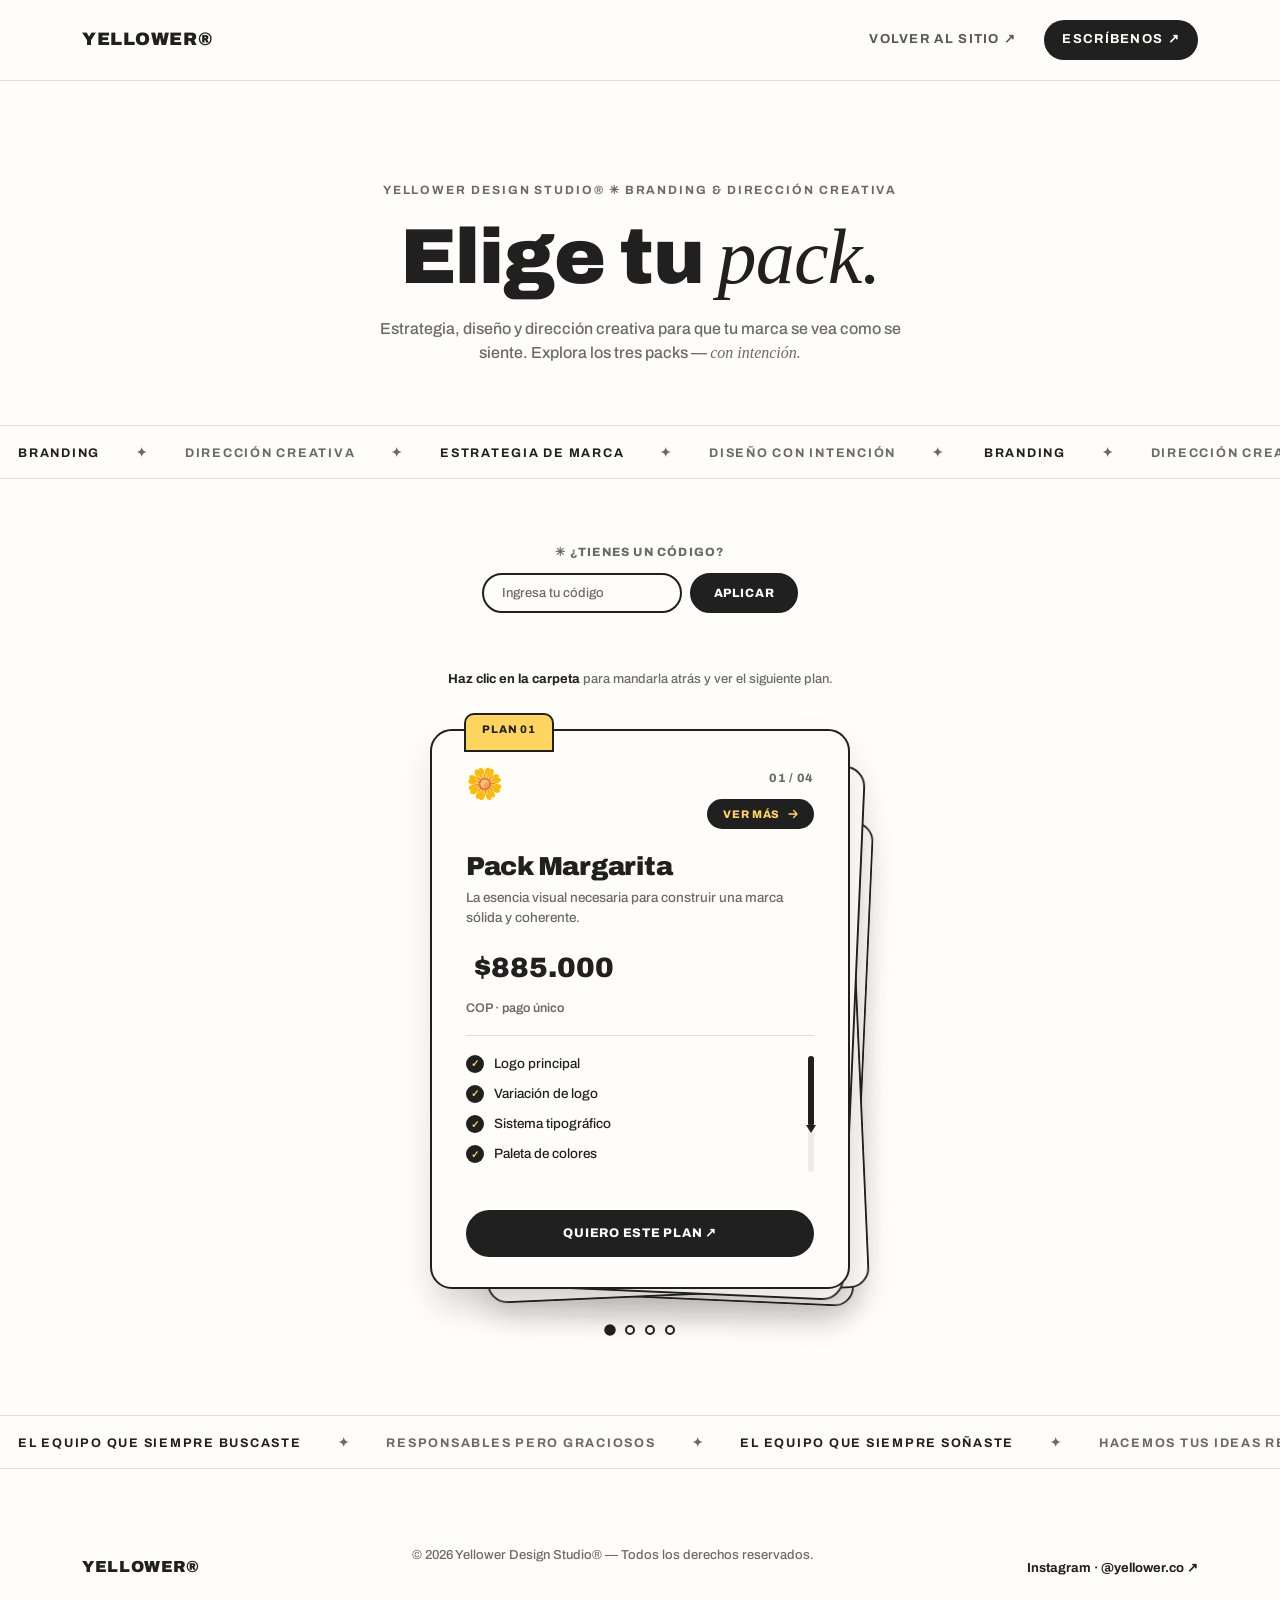
<file: branding/branding.html>
<!DOCTYPE html>
<html lang="es">
<head>
<meta charset="UTF-8">
<meta name="viewport" content="width=device-width, initial-scale=1.0">
<title>Branding & Dirección Creativa — Yellower Design Studio®</title>
<link rel="icon" type="image/png" href="favicon/favicon-96x96.png" sizes="96x96" />
  <link rel="icon" type="image/svg+xml" href="favicon/favicon.svg" />
  <link rel="shortcut icon" href="favicon/favicon.ico" />
  <link rel="apple-touch-icon" sizes="180x180" href="favicon/apple-touch-icon.png" />
  <meta name="apple-mobile-web-app-title" content="MyWebSite" />
  <link rel="manifest" href="favicon/site.webmanifest" />
<link rel="preconnect" href="https://fonts.googleapis.com">
<link rel="preconnect" href="https://fonts.gstatic.com" crossorigin>
<link href="https://fonts.googleapis.com/css2?family=Archivo:ital,wght@0,400;0,500;0,600;0,700;0,800;0,900;1,500&display=swap" rel="stylesheet">
<style>
  :root{
    --cream:#FEFDFA;
    --black:#202020;
    --yellow:#FFD55F;
    --yellow-deep:#F2BA3E;
    --grey:#6B6B63;
    --rule: rgba(32,32,32,0.14);
  }
  *{box-sizing:border-box;}
  html{scroll-behavior:smooth;}
  body{
    margin:0;
    background:var(--cream);
    color:var(--black);
    font-family:'Archivo', sans-serif;
    font-weight:500;
    -webkit-font-smoothing:antialiased;
    line-height:1.5;
  }
  a{color:inherit;}
  .editorial{
    font-family: Georgia, 'Times New Roman', serif;
    font-style:italic;
    font-weight:400;
  }
  .eyebrow{
    text-transform:uppercase;
    letter-spacing:0.16em;
    font-size:12px;
    font-weight:700;
    color:var(--grey);
  }

  /* ---------- NAV ---------- */
  header{
    position:sticky;
    top:0;
    z-index:80;
    background:rgba(254,253,250,0.9);
    backdrop-filter:blur(10px);
    border-bottom:1px solid var(--rule);
  }
  .nav-inner{
    max-width:1180px;
    margin:0 auto;
    padding:20px 32px;
    display:flex;
    align-items:center;
    justify-content:space-between;
  }
  .logo{
    font-weight:900;
    letter-spacing:0.04em;
    font-size:18px;
    text-decoration:none;
  }
  .nav-links{
    display:flex;
    align-items:center;
    gap:28px;
  }
  .nav-links a{
    font-size:13px;
    text-transform:uppercase;
    letter-spacing:0.1em;
    font-weight:700;
    text-decoration:none;
    color:var(--black);
    opacity:0.75;
    transition:opacity .2s ease;
  }
  .nav-links a:hover{opacity:1;}
  .nav-cta{
    background:var(--black);
    color:var(--cream) !important;
    padding:10px 18px;
    border-radius:999px;
    opacity:1 !important;
  }
  @media (max-width:720px){
    .nav-links a:not(.nav-cta){display:none;}
  }

  /* ---------- HERO ---------- */
  .hero{
    max-width:1180px;
    margin:0 auto;
    padding:88px 32px 20px;
    text-align:center;
  }
  .hero .eyebrow{margin-bottom:20px;}
  .hero h1{
    font-size:clamp(38px, 6.2vw, 78px);
    line-height:0.98;
    font-weight:900;
    letter-spacing:-0.01em;
    margin:0 0 22px;
  }
  .hero p.lead{
    max-width:540px;
    margin:0 auto;
    font-size:16px;
    color:var(--grey);
    font-weight:500;
  }

  .marquee{
    border-top:1px solid var(--rule);
    border-bottom:1px solid var(--rule);
    overflow:hidden;
    padding:14px 0;
    white-space:nowrap;
    margin-top:40px;
  }
  .marquee-track{
    display:inline-block;
    animation: scroll 30s linear infinite;
  }
  .marquee span{
    font-size:12.5px;
    text-transform:uppercase;
    letter-spacing:0.14em;
    font-weight:700;
    color:var(--grey);
    padding:0 18px;
  }
  .marquee span.accent{color:var(--black);}
  @keyframes scroll{
    0%{transform:translateX(0);}
    100%{transform:translateX(-50%);}
  }
  @media (prefers-reduced-motion: reduce){
    .marquee-track{animation:none;}
  }

  /* ---------- DECK SECTION ---------- */
  .deck-section{
    max-width:1180px;
    margin:0 auto;
    padding:64px 32px 40px;
    display:flex;
    flex-direction:column;
    align-items:center;
  }

  .promo-box{
    display:flex;
    flex-direction:column;
    align-items:center;
    margin-bottom:28px;
  }
  .promo-label{
    font-size:12px;
    font-weight:800;
    text-transform:uppercase;
    letter-spacing:0.1em;
    color:var(--grey);
    margin:0 0 12px;
  }
  .promo-form{
    display:flex;
    gap:8px;
  }
  .promo-input{
    font-family:'Archivo', sans-serif;
    font-weight:700;
    font-size:13px;
    letter-spacing:0.06em;
    text-transform:uppercase;
    color:var(--black);
    background:var(--cream);
    border:2px solid var(--black);
    border-radius:999px;
    padding:11px 18px;
    width:200px;
    outline:none;
    transition:border-color .2s ease, box-shadow .2s ease;
  }
  .promo-input::placeholder{
    color:var(--grey);
    text-transform:none;
    font-weight:500;
    letter-spacing:normal;
  }
  .promo-input:focus{box-shadow:0 0 0 3px rgba(255,213,95,0.5);}
  .promo-btn{
    font-family:'Archivo', sans-serif;
    font-weight:800;
    font-size:12px;
    text-transform:uppercase;
    letter-spacing:0.07em;
    background:var(--black);
    color:var(--cream);
    border:2px solid var(--black);
    border-radius:999px;
    padding:11px 22px;
    cursor:pointer;
    transition:transform .2s ease, background .2s ease;
  }
  .promo-btn:hover{transform:translateY(-2px);}
  .promo-msg{
    min-height:18px;
    margin:10px 0 0;
    font-size:12.5px;
    font-weight:700;
  }
  .promo-msg.ok{color:#5B7A4B;}
  .promo-msg.err{color:#B5482B;}

  .promo-input.shake{animation: shake .4s ease;}
  @keyframes shake{
    0%,100%{transform:translateX(0);}
    25%{transform:translateX(-6px);}
    75%{transform:translateX(6px);}
  }

  @media (max-width:480px){
    .promo-form{flex-direction:column; width:100%; align-items:center;}
    .promo-input{width:220px;}
  }

  .deck-instructions{
    font-size:13px;
    color:var(--grey);
    margin:0 0 40px;
    text-align:center;
  }
  .deck-instructions strong{color:var(--black);}

  .deck{
    position:relative;
    width:420px;
    max-width:92vw;
    height:560px;
  }

  .card-plan{
    position:absolute;
    inset:0;
    background:var(--cream);
    border:2px solid var(--black);
    border-radius:22px;
    padding:38px 34px 30px;
    display:flex;
    flex-direction:column;
    cursor:pointer;
    transition: transform .5s cubic-bezier(.22,.85,.34,1), opacity .4s ease, box-shadow .4s ease;
    box-shadow: 0 18px 34px rgba(32,32,32,0.10);
    will-change: transform, opacity;
  }
  .card-plan.no-anim{transition:none !important;}
  .card-plan.flying{
    transition: transform .55s cubic-bezier(.5,0,.75,0), opacity .5s ease .1s;
  }

  .tab{
    position:absolute;
    top:-18px;
    left:32px;
    background:var(--yellow);
    border:2px solid var(--black);
    border-radius:10px 10px 0 0;
    padding:6px 16px 12px;
    font-size:11px;
    font-weight:800;
    text-transform:uppercase;
    letter-spacing:0.08em;
    z-index:2;
  }
  .card-plan[data-tab="cream"] .tab{background:var(--cream);}

  .card-top{
    display:flex;
    align-items:flex-start;
    justify-content:space-between;
    margin-bottom:18px;
  }
  .plan-icon{
    font-size:30px;
    line-height:1;
  }
  .top-right{
    display:flex;
    flex-direction:column;
    align-items:flex-end;
    gap:12px;
  }
  .plan-index{
    font-size:12px;
    font-weight:800;
    color:var(--grey);
    letter-spacing:0.06em;
  }

  .card-plan h2{
    font-size:26px;
    font-weight:900;
    letter-spacing:-0.01em;
    margin:0 0 2px;
  }
  .plan-desc{
    font-size:13.5px;
    color:var(--grey);
    font-weight:500;
    margin:0 0 18px;
    line-height:1.5;
  }

  .price-block{margin-bottom:16px;}
  .price-row{
    display:flex;
    align-items:baseline;
    gap:8px;
    flex-wrap:wrap;
    margin-bottom:6px;
  }
  .price-old{
    font-size:15px;
    font-weight:700;
    color:var(--grey);
    text-decoration:line-through;
    opacity:0;
    max-width:0;
    overflow:hidden;
    white-space:nowrap;
    transition:opacity .3s ease;
  }
  .price-old.show{opacity:1; max-width:200px;}
  .price{
    font-size:28px;
    font-weight:900;
    transition:color .3s ease;
  }
  .price-unit{
    font-size:12.5px;
    color:var(--grey);
    font-weight:600;
  }
  .discount-badge{
    display:inline-flex;
    align-items:center;
    background:var(--yellow);
    border:1.5px solid var(--black);
    color:var(--black);
    font-size:10px;
    font-weight:800;
    letter-spacing:0.04em;
    text-transform:uppercase;
    padding:3px 8px;
    border-radius:999px;
    opacity:0;
    transform:scale(0.8);
    transition:opacity .25s ease, transform .25s ease;
  }
  .discount-badge.show{opacity:1; transform:scale(1);}

  .rule{
    border:none;
    border-top:1px solid var(--rule);
    margin:0 0 18px;
  }

  .features-wrap{
    position:relative;
    flex:1;
    min-height:0;
    display:flex;
    flex-direction:column;
    margin-bottom:22px;
    padding-right:16px;
  }
  .features{
    list-style:none;
    margin:0;
    padding:0;
    display:flex;
    flex-direction:column;
    gap:10px;
    flex:1;
    overflow-y:auto;
    scrollbar-width:none;
  }
  .features::-webkit-scrollbar{display:none;}

  /* Custom scrollbar: a thumb with an arrow tail that stretches downward,
     drawn right where the real scrollbar would sit. */
  .scroll-track{
    position:absolute;
    top:2px;
    bottom:2px;
    right:0;
    width:6px;
    background:rgba(32,32,32,0.08);
    border-radius:999px;
    opacity:0;
    transition:opacity .3s ease;
  }
  .features-wrap.has-more .scroll-track{opacity:1;}
  .scroll-thumb{
    position:absolute;
    top:0;
    left:50%;
    width:6px;
    transform:translateX(-50%);
    background:var(--black);
    border-radius:999px;
    transition:top .1s linear;
  }
  .thumb-arrow-bottom{
    position:absolute;
    left:50%;
    bottom:-7px;
    width:0;
    height:0;
    border-left:5px solid transparent;
    border-right:5px solid transparent;
    border-top:8px solid var(--black);
    transform-origin:top center;
    transform:translateX(-50%) scaleY(1);
    opacity:0;
    transition:opacity .3s ease;
  }
  .thumb-arrow-top{
    position:absolute;
    left:50%;
    top:-7px;
    width:0;
    height:0;
    border-left:5px solid transparent;
    border-right:5px solid transparent;
    border-bottom:8px solid var(--black);
    transform-origin:bottom center;
    transform:translateX(-50%) scaleY(1);
    opacity:0;
    transition:opacity .3s ease;
  }
  /* Bottom arrow: visible whenever there's more below; pulses only before the
     user has started scrolling, inviting them down. */
  .features-wrap.has-more:not(.at-bottom) .thumb-arrow-bottom{ opacity:1; }
  .features-wrap.has-more.unscrolled .thumb-arrow-bottom{
    animation: thumbStretchDown 1.8s ease-in-out infinite;
  }
  /* Top arrow: visible once the user has scrolled away from the top; pulses
     once they've hit the bottom, inviting them back up. */
  .features-wrap.has-more:not(.unscrolled) .thumb-arrow-top{ opacity:1; }
  .features-wrap.has-more.at-bottom .thumb-arrow-top{
    animation: thumbStretchUp 1.8s ease-in-out infinite;
  }
  @keyframes thumbStretchDown{
    0%,100%{ transform:translateX(-50%) scaleY(1); opacity:0.7; }
    50%{ transform:translateX(-50%) scaleY(2.2); opacity:1; }
  }
  @keyframes thumbStretchUp{
    0%,100%{ transform:translateX(-50%) scaleY(1); opacity:0.7; }
    50%{ transform:translateX(-50%) scaleY(2.2); opacity:1; }
  }
  .features li{
    display:flex;
    align-items:flex-start;
    gap:10px;
    font-size:13.5px;
    font-weight:500;
  }
  .features li .check{
    flex-shrink:0;
    width:18px;
    height:18px;
    border-radius:50%;
    background:var(--black);
    color:var(--yellow);
    font-size:10px;
    font-weight:900;
    display:flex;
    align-items:center;
    justify-content:center;
    margin-top:1px;
  }

  .card-cta{
    display:flex;
    align-items:center;
    justify-content:center;
    gap:8px;
    text-decoration:none;
    background:var(--black);
    color:var(--cream);
    font-weight:800;
    font-size:12.5px;
    text-transform:uppercase;
    letter-spacing:0.06em;
    padding:14px 20px;
    border-radius:999px;
    margin-top:14px;
    transition:transform .2s ease, background .2s ease;
  }
  .card-cta:hover{background:#000; transform:translateY(-2px);}

  .card-plan:not(.is-front){pointer-events:none;}
  .card-plan.is-front .card-cta{pointer-events:auto;}

  .next-hint{
    display:flex;
    align-items:center;
    gap:6px;
    background:var(--black);
    color:var(--yellow);
    border:none;
    border-radius:999px;
    padding:8px 14px 8px 16px;
    font-family:'Archivo', sans-serif;
    font-size:11px;
    font-weight:800;
    text-transform:uppercase;
    letter-spacing:0.06em;
    cursor:pointer;
    opacity:0;
    transform:translateX(0);
    transition:opacity .3s ease, transform .25s ease;
    pointer-events:none;
  }
  .next-hint svg{
    width:14px;
    height:14px;
    flex-shrink:0;
  }
  .card-plan.is-front .next-hint{opacity:1; pointer-events:auto;}
  .card-plan.is-front:hover .next-hint{transform:translateX(3px);}

  /* ---------- DOTS ---------- */
  .dots{
    display:flex;
    gap:10px;
    margin-top:36px;
  }
  .dot{
    width:10px;
    height:10px;
    border-radius:50%;
    background:transparent;
    border:2px solid var(--black);
    cursor:pointer;
    padding:0;
    transition: background .25s ease, transform .25s ease;
  }
  .dot.active{background:var(--black); transform:scale(1.15);}

  .disclaimer{
    display:flex;
    gap:14px;
    align-items:flex-start;
    background:var(--yellow);
    border:2px solid var(--black);
    border-radius:16px;
    padding:20px 24px;
    max-width:460px;
    margin-top:36px;
  }
  .disclaimer-mark{
    font-size:20px;
    font-weight:900;
    line-height:1.3;
    flex-shrink:0;
  }
  .disclaimer p{
    margin:0;
    font-size:13.5px;
    font-weight:600;
    line-height:1.5;
  }
  .disclaimer p strong{font-weight:800;}

  @media (max-width:480px){
    .deck{height:600px;}
    .card-plan{padding:32px 24px 26px;}
    .disclaimer{padding:18px 20px;}
  }

  /* ---------- FOOTER ---------- */
  footer{
    max-width:1180px;
    margin:0 auto;
    padding:64px 32px 48px;
    display:flex;
    justify-content:space-between;
    align-items:flex-end;
    flex-wrap:wrap;
    gap:24px;
  }
  footer .logo{font-size:16px;}
  footer .fine{
    font-size:13px;
    color:var(--grey);
  }
  footer a.ig{
    text-decoration:none;
    font-size:13px;
    font-weight:700;
    color:var(--black);
  }
</style>
</head>
<body>

<header>
  <div class="nav-inner">
    <a class="logo" href="https://yellowerdesignstudio.com/">YELLOWER®</a>
    <nav class="nav-links">
      <a href="https://yellowerdesignstudio.com/">Volver al sitio ↗</a>
      <a class="nav-cta" href="https://wa.me/573134553455" target="_blank" rel="noopener">Escríbenos ↗</a>
    </nav>
  </div>
</header>

<main>
  <section class="hero">
    <p class="eyebrow">Yellower Design Studio® ✳ Branding & Dirección Creativa</p>
    <h1>Elige tu <span class="editorial">pack.</span></h1>
    <p class="lead">Estrategia, diseño y dirección creativa para que tu marca se vea como se siente. Explora los tres packs — <span class="editorial">con intención.</span></p>
  </section>

  <div class="marquee">
    <div class="marquee-track">
      <span class="accent">BRANDING</span><span>✦</span><span>DIRECCIÓN CREATIVA</span><span>✦</span><span class="accent">ESTRATEGIA DE MARCA</span><span>✦</span><span>DISEÑO CON INTENCIÓN</span><span>✦</span>
      <span class="accent">BRANDING</span><span>✦</span><span>DIRECCIÓN CREATIVA</span><span>✦</span><span class="accent">ESTRATEGIA DE MARCA</span><span>✦</span><span>DISEÑO CON INTENCIÓN</span><span>✦</span>
    </div>
  </div>

  <section class="deck-section">
    <div class="promo-box" id="promoBox">
      <p class="promo-label">✳ ¿Tienes un código?</p>
      <form id="promoForm" class="promo-form" autocomplete="off">
        <input type="text" id="promoInput" class="promo-input" placeholder="Ingresa tu código" maxlength="20">
        <button type="submit" class="promo-btn">Aplicar</button>
      </form>
      <p class="promo-msg" id="promoMsg">&nbsp;</p>
    </div>

    <p class="deck-instructions" id="deckInstructions"><strong>Haz clic en la carpeta</strong> para mandarla atrás y ver el siguiente plan.</p>

    <div class="deck" id="deck">

      <article class="card-plan" data-plan="0" data-tab="yellow" data-regular="$885.000" data-preferential="$750.000">
        <div class="tab">Plan 01</div>
        <div class="card-top">
          <span class="plan-icon">🌼</span>
          <div class="top-right">
            <span class="plan-index">01 / 04</span>
            <button type="button" class="next-hint" aria-label="Ver siguiente plan"><span>Ver más</span><svg viewBox="0 0 24 24" fill="none" xmlns="http://www.w3.org/2000/svg"><path d="M5 12H19M19 12L13 6M19 12L13 18" stroke="currentColor" stroke-width="2.2" stroke-linecap="round" stroke-linejoin="round"/></svg></button>
          </div>
        </div>
        <h2>Pack Margarita</h2>
        <p class="plan-desc">La esencia visual necesaria para construir una marca sólida y coherente.</p>
        <div class="price-block">
          <div class="price-row">
            <span class="price-old">$885.000</span>
            <span class="price">$885.000</span>
            <span class="discount-badge">-15%</span>
          </div>
          <span class="price-unit">COP · pago único</span>
        </div>
        <hr class="rule">
        <div class="features-wrap">
        <ul class="features">
          <li><span class="check">✓</span> Logo principal</li>
          <li><span class="check">✓</span> Variación de logo</li>
          <li><span class="check">✓</span> Sistema tipográfico</li>
          <li><span class="check">✓</span> Paleta de colores</li>
          <li><span class="check">✓</span> Elementos decorativos</li>
          <li><span class="check">✓</span> Línea visual – Brandboard</li>
          <li><span class="check">✓</span> Dirección visual de marca</li>
        </ul>
        <div class="scroll-track"><div class="scroll-thumb"><span class="thumb-arrow-top"></span><span class="thumb-arrow-bottom"></span></div></div>
        </div>
        <a class="card-cta" target="_blank" rel="noopener" href="https://wa.me/573134553455?text=Hola%20Yellower%2C%20quiero%20el%20Pack%20Margarita%20%F0%9F%8C%BC">Quiero este plan ↗</a>
      </article>

      <article class="card-plan" data-plan="1" data-tab="cream" data-regular="$1.120.000" data-preferential="$950.000">
        <div class="tab">Plan 02</div>
        <div class="card-top">
          <span class="plan-icon">🌷</span>
          <div class="top-right">
            <span class="plan-index">02 / 04</span>
            <button type="button" class="next-hint" aria-label="Ver siguiente plan"><span>Ver más</span><svg viewBox="0 0 24 24" fill="none" xmlns="http://www.w3.org/2000/svg"><path d="M5 12H19M19 12L13 6M19 12L13 18" stroke="currentColor" stroke-width="2.2" stroke-linecap="round" stroke-linejoin="round"/></svg></button>
          </div>
        </div>
        <h2>Pack Rosa</h2>
        <p class="plan-desc">Una identidad visual más dinámica, pensada para marcas que quieren destacar y tener mayor versatilidad.</p>
        <div class="price-block">
          <div class="price-row">
            <span class="price-old">$1.120.000</span>
            <span class="price">$1.120.000</span>
            <span class="discount-badge">-15%</span>
          </div>
          <span class="price-unit">COP · pago único</span>
        </div>
        <hr class="rule">
        <div class="features-wrap">
        <ul class="features">
          <li><span class="check">✓</span> Todo lo incluido en Pack Margarita</li>
          <li><span class="check">✓</span> Un diseño digital de papelería</li>
          <li><span class="check">✓</span> Animación de logo</li>
        </ul>
        <div class="scroll-track"><div class="scroll-thumb"><span class="thumb-arrow-top"></span><span class="thumb-arrow-bottom"></span></div></div>
        </div>
        <a class="card-cta" target="_blank" rel="noopener" href="https://wa.me/573134553455?text=Hola%20Yellower%2C%20quiero%20el%20Pack%20Rosa%20%F0%9F%8C%B7">Quiero este plan ↗</a>
      </article>

      <article class="card-plan" data-plan="2" data-tab="yellow" data-regular="$1.415.000" data-preferential="$1.200.000">
        <div class="tab">Plan 03</div>
        <div class="card-top">
          <span class="plan-icon">🌸</span>
          <div class="top-right">
            <span class="plan-index">03 / 04</span>
            <button type="button" class="next-hint" aria-label="Ver siguiente plan"><span>Ver más</span><svg viewBox="0 0 24 24" fill="none" xmlns="http://www.w3.org/2000/svg"><path d="M5 12H19M19 12L13 6M19 12L13 18" stroke="currentColor" stroke-width="2.2" stroke-linecap="round" stroke-linejoin="round"/></svg></button>
          </div>
        </div>
        <h2>Pack Florece</h2>
        <p class="plan-desc">Una evolución visual para marcas que ya existen y necesitan renovarse sin perder su esencia.</p>
        <div class="price-block">
          <div class="price-row">
            <span class="price-old">$1.415.000</span>
            <span class="price">$1.415.000</span>
            <span class="discount-badge">-15%</span>
          </div>
          <span class="price-unit">COP · pago único</span>
        </div>
        <hr class="rule">
        <div class="features-wrap">
        <ul class="features">
          <li><span class="check">✓</span> Análisis de la identidad actual</li>
          <li><span class="check">✓</span> Actualización o rediseño de logo</li>
          <li><span class="check">✓</span> Nuevas variaciones de logo</li>
          <li><span class="check">✓</span> Actualización tipográfica</li>
          <li><span class="check">✓</span> Nueva paleta de colores</li>
          <li><span class="check">✓</span> Renovación de elementos decorativos</li>
          <li><span class="check">✓</span> Actualización de línea visual</li>
          <li><span class="check">✓</span> Nueva dirección visual de marca</li>
        </ul>
        <div class="scroll-track"><div class="scroll-thumb"><span class="thumb-arrow-top"></span><span class="thumb-arrow-bottom"></span></div></div>
        </div>
        <a class="card-cta" target="_blank" rel="noopener" href="https://wa.me/573134553455?text=Hola%20Yellower%2C%20quiero%20el%20Pack%20Florece%20%F0%9F%8C%B8">Quiero este plan ↗</a>
      </article>

      <article class="card-plan" data-plan="3" data-tab="cream" data-regular="$1.765.000" data-preferential="$1.500.000">
        <div class="tab">Plan 04</div>
        <div class="card-top">
          <span class="plan-icon">🌻</span>
          <div class="top-right">
            <span class="plan-index">04 / 04</span>
            <button type="button" class="next-hint" aria-label="Ver siguiente plan"><span>Ver más</span><svg viewBox="0 0 24 24" fill="none" xmlns="http://www.w3.org/2000/svg"><path d="M5 12H19M19 12L13 6M19 12L13 18" stroke="currentColor" stroke-width="2.2" stroke-linecap="round" stroke-linejoin="round"/></svg></button>
          </div>
        </div>
        <h2>Pack Girasol</h2>
        <p class="plan-desc">Una identidad de marca completa, construida para mantener coherencia, personalidad y una dirección clara en cada punto de contacto.</p>
        <div class="price-block">
          <div class="price-row">
            <span class="price-old">$1.765.000</span>
            <span class="price">$1.765.000</span>
            <span class="discount-badge">-15%</span>
          </div>
          <span class="price-unit">COP · pago único</span>
        </div>
        <hr class="rule">
        <div class="features-wrap">
        <ul class="features">
          <li><span class="check">✓</span> Todo lo incluido en Pack Rosa</li>
          <li><span class="check">✓</span> Paleta de colores + códigos Pantone</li>
          <li><span class="check">✓</span> Manual de marca</li>
          <li><span class="check">✓</span> 3 mockups de merch</li>
          <li><span class="check">✓</span> Consultoría personalizada con Yani</li>
          <li><span class="check">✓</span> Estrategia y proyección de marca</li>
        </ul>
        <div class="scroll-track"><div class="scroll-thumb"><span class="thumb-arrow-top"></span><span class="thumb-arrow-bottom"></span></div></div>
        </div>
        <a class="card-cta" target="_blank" rel="noopener" href="https://wa.me/573134553455?text=Hola%20Yellower%2C%20quiero%20el%20Pack%20Girasol%20%F0%9F%8C%BB">Quiero este plan ↗</a>
      </article>

    </div>

    <div class="dots" id="dots">
      <button class="dot" data-plan="0" aria-label="Ver Plan 01"></button>
      <button class="dot" data-plan="1" aria-label="Ver Plan 02"></button>
      <button class="dot" data-plan="2" aria-label="Ver Plan 03"></button>
      <button class="dot" data-plan="3" aria-label="Ver Plan 04"></button>
    </div>
  </section>

  <div class="marquee">
    <div class="marquee-track">
      <span class="accent">EL EQUIPO QUE SIEMPRE BUSCASTE</span><span>✦</span><span>RESPONSABLES PERO GRACIOSOS</span><span>✦</span><span class="accent">EL EQUIPO QUE SIEMPRE SOÑASTE</span><span>✦</span><span>HACEMOS TUS IDEAS REALIDAD</span><span>✦</span>
      <span class="accent">EL EQUIPO QUE SIEMPRE BUSCASTE</span><span>✦</span><span>RESPONSABLES PERO GRACIOSOS</span><span>✦</span><span class="accent">EL EQUIPO QUE SIEMPRE SOÑASTE</span><span>✦</span><span>HACEMOS TUS IDEAS REALIDAD</span><span>✦</span>
    </div>
  </div>

  <footer>
    <div>
      <a class="logo" href="https://yellowerdesignstudio.com/">YELLOWER®</a>
    </div>
    <p class="fine">© 2026 Yellower Design Studio® — Todos los derechos reservados.</p>
    <a class="ig" href="https://www.instagram.com/yellower.co/" target="_blank" rel="noopener">Instagram · @yellower.co ↗</a>
  </footer>
</main>

<script>
(function(){
  const cards = Array.from(document.querySelectorAll('.card-plan'));
  const dots = Array.from(document.querySelectorAll('.dot'));
  let order = [0,1,2,3]; // order[0] = frontmost plan index
  let animating = false;

  function offsetFor(depth){
    return {
      x: depth * 14,
      y: depth * 16,
      scale: 1 - depth * 0.045,
      rot: depth === 0 ? 0 : (depth % 2 === 0 ? -2.5 : 2.5)
    };
  }

  // ---------- CUSTOM SCROLLBAR (arrow-tail thumb) ----------
  const featureWraps = Array.from(document.querySelectorAll('.features-wrap'));

  function updateScrollThumb(wrap){
    const list = wrap.querySelector('.features');
    const track = wrap.querySelector('.scroll-track');
    const thumb = wrap.querySelector('.scroll-thumb');
    const trackHeight = track.clientHeight;
    const scrollableHeight = list.scrollHeight - list.clientHeight;
    const overflowing = scrollableHeight > 4;

    wrap.classList.toggle('has-more', overflowing);
    if(!overflowing){
      wrap.classList.remove('unscrolled', 'at-bottom');
      return;
    }

    const thumbHeight = Math.max(24, (list.clientHeight / list.scrollHeight) * trackHeight);
    const maxTop = trackHeight - thumbHeight;
    const progress = scrollableHeight > 0 ? list.scrollTop / scrollableHeight : 0;
    const top = maxTop * progress;

    thumb.style.height = thumbHeight + 'px';
    thumb.style.top = top + 'px';

    wrap.classList.toggle('unscrolled', list.scrollTop < 4);
    wrap.classList.toggle('at-bottom', scrollableHeight - list.scrollTop < 4);
  }

  featureWraps.forEach(wrap => {
    const list = wrap.querySelector('.features');
    updateScrollThumb(wrap);
    list.addEventListener('scroll', () => updateScrollThumb(wrap));
  });

  window.addEventListener('resize', () => {
    featureWraps.forEach(updateScrollThumb);
  });

  // ---------- SCROLL LOCK ----------
  // While the cursor/touch is over the deck, if the front card has scrollable
  // content that hasn't been fully read in the scroll direction, freeze the
  // page and drive the card's inner list instead. Once the list hits that
  // boundary, scrolling falls through to the page normally again.
  const deckEl = document.getElementById('deck');

  function getFrontList(){
    const frontCard = cards[order[0]];
    const wrap = frontCard.querySelector('.features-wrap');
    if(!wrap.classList.contains('has-more')) return null;
    return wrap.querySelector('.features');
  }

  deckEl.addEventListener('wheel', (e) => {
    const list = getFrontList();
    if(!list) return; // nothing to scroll internally — let the page scroll

    const maxScroll = list.scrollHeight - list.clientHeight;
    const atTop = list.scrollTop <= 0;
    const atBottom = list.scrollTop >= maxScroll - 1;

    if(e.deltaY > 0 && !atBottom){
      e.preventDefault();
      list.scrollTop += e.deltaY;
    } else if(e.deltaY < 0 && !atTop){
      e.preventDefault();
      list.scrollTop += e.deltaY;
    }
    // otherwise: boundary already reached in this direction — let the page scroll normally
  }, { passive:false });

  let touchStartY = null;

  deckEl.addEventListener('touchstart', (e) => {
    touchStartY = e.touches[0].clientY;
  }, { passive:true });

  deckEl.addEventListener('touchmove', (e) => {
    if(touchStartY === null) return;
    const currentY = e.touches[0].clientY;
    const deltaY = touchStartY - currentY; // positive = finger moving up = scrolling down

    const list = getFrontList();
    if(!list){ touchStartY = currentY; return; }

    const maxScroll = list.scrollHeight - list.clientHeight;
    const atTop = list.scrollTop <= 0;
    const atBottom = list.scrollTop >= maxScroll - 1;

    if((deltaY > 0 && !atBottom) || (deltaY < 0 && !atTop)){
      e.preventDefault();
      list.scrollTop += deltaY;
    }
    touchStartY = currentY;
  }, { passive:false });

  function render(){
    order.forEach((planId, depth) => {
      const card = cards[planId];
      const o = offsetFor(depth);
      card.style.zIndex = 40 - depth;
      card.style.transform = `translate(${o.x}px, ${o.y}px) scale(${o.scale}) rotate(${o.rot}deg)`;
      card.style.opacity = 1;
      card.classList.toggle('is-front', depth === 0);
    });
    dots.forEach(dot => {
      dot.classList.toggle('active', parseInt(dot.dataset.plan,10) === order[0]);
    });
    featureWraps.forEach(updateScrollThumb);
  }

  function sendFrontToBack(){
    if(animating) return;
    animating = true;
    const frontId = order[0];
    const frontCard = cards[frontId];

    frontCard.classList.add('flying');
    frontCard.style.transform = `translate(-40px, 340px) rotate(-14deg)`;
    frontCard.style.opacity = '0';

    setTimeout(() => {
      order.push(order.shift());
      frontCard.classList.add('no-anim');
      frontCard.classList.remove('flying');
      const backDepth = order.indexOf(frontId);
      const o = offsetFor(backDepth);
      frontCard.style.transform = `translate(${o.x}px, ${o.y}px) scale(${o.scale}) rotate(${o.rot}deg)`;
      frontCard.style.opacity = '1';
      frontCard.style.zIndex = 40 - backDepth;
      void frontCard.offsetWidth;
      frontCard.classList.remove('no-anim');
      render();
      animating = false;
    }, 520);
  }

  function jumpTo(planId){
    if(animating || order[0] === planId) return;
    order = [planId, ...order.filter(id => id !== planId)];
    render();
  }

  cards.forEach(card => {
    card.addEventListener('click', (e) => {
      if(e.target.closest('.card-cta')) return;
      if(card.classList.contains('is-front')) sendFrontToBack();
    });
  });

  dots.forEach(dot => {
    dot.addEventListener('click', () => jumpTo(parseInt(dot.dataset.plan,10)));
  });

  render();

  // ---------- PROMO CODE ----------
  const PROMO_CODE = 'SOYYELLOVER';
  const promoForm = document.getElementById('promoForm');
  const promoInput = document.getElementById('promoInput');
  const promoMsg = document.getElementById('promoMsg');
  let discountApplied = false;

  function applyDiscount(){
    if(discountApplied) return;
    discountApplied = true;
    cards.forEach(card => {
      const regular = card.dataset.regular;
      const preferential = card.dataset.preferential;
      const priceOld = card.querySelector('.price-old');
      const price = card.querySelector('.price');
      const badge = card.querySelector('.discount-badge');
      priceOld.textContent = regular;
      price.textContent = preferential;
      priceOld.classList.add('show');
      badge.classList.add('show');
    });
    promoMsg.textContent = '✳ Código aplicado — precios preferenciales activos.';
    promoMsg.className = 'promo-msg ok';
    promoInput.value = 'SOYYELLOVER ✓';
    promoInput.disabled = true;
  }

  promoForm.addEventListener('submit', (e) => {
    e.preventDefault();
    if(discountApplied) return;
    const value = promoInput.value.trim().toUpperCase().replace(/\s+/g,'');
    if(value === PROMO_CODE){
      applyDiscount();
    } else {
      promoMsg.textContent = 'Código no válido. Intenta de nuevo.';
      promoMsg.className = 'promo-msg err';
      promoInput.classList.remove('shake');
      void promoInput.offsetWidth;
      promoInput.classList.add('shake');
    }
  });
})();
</script>

</body>
</html>
</file>
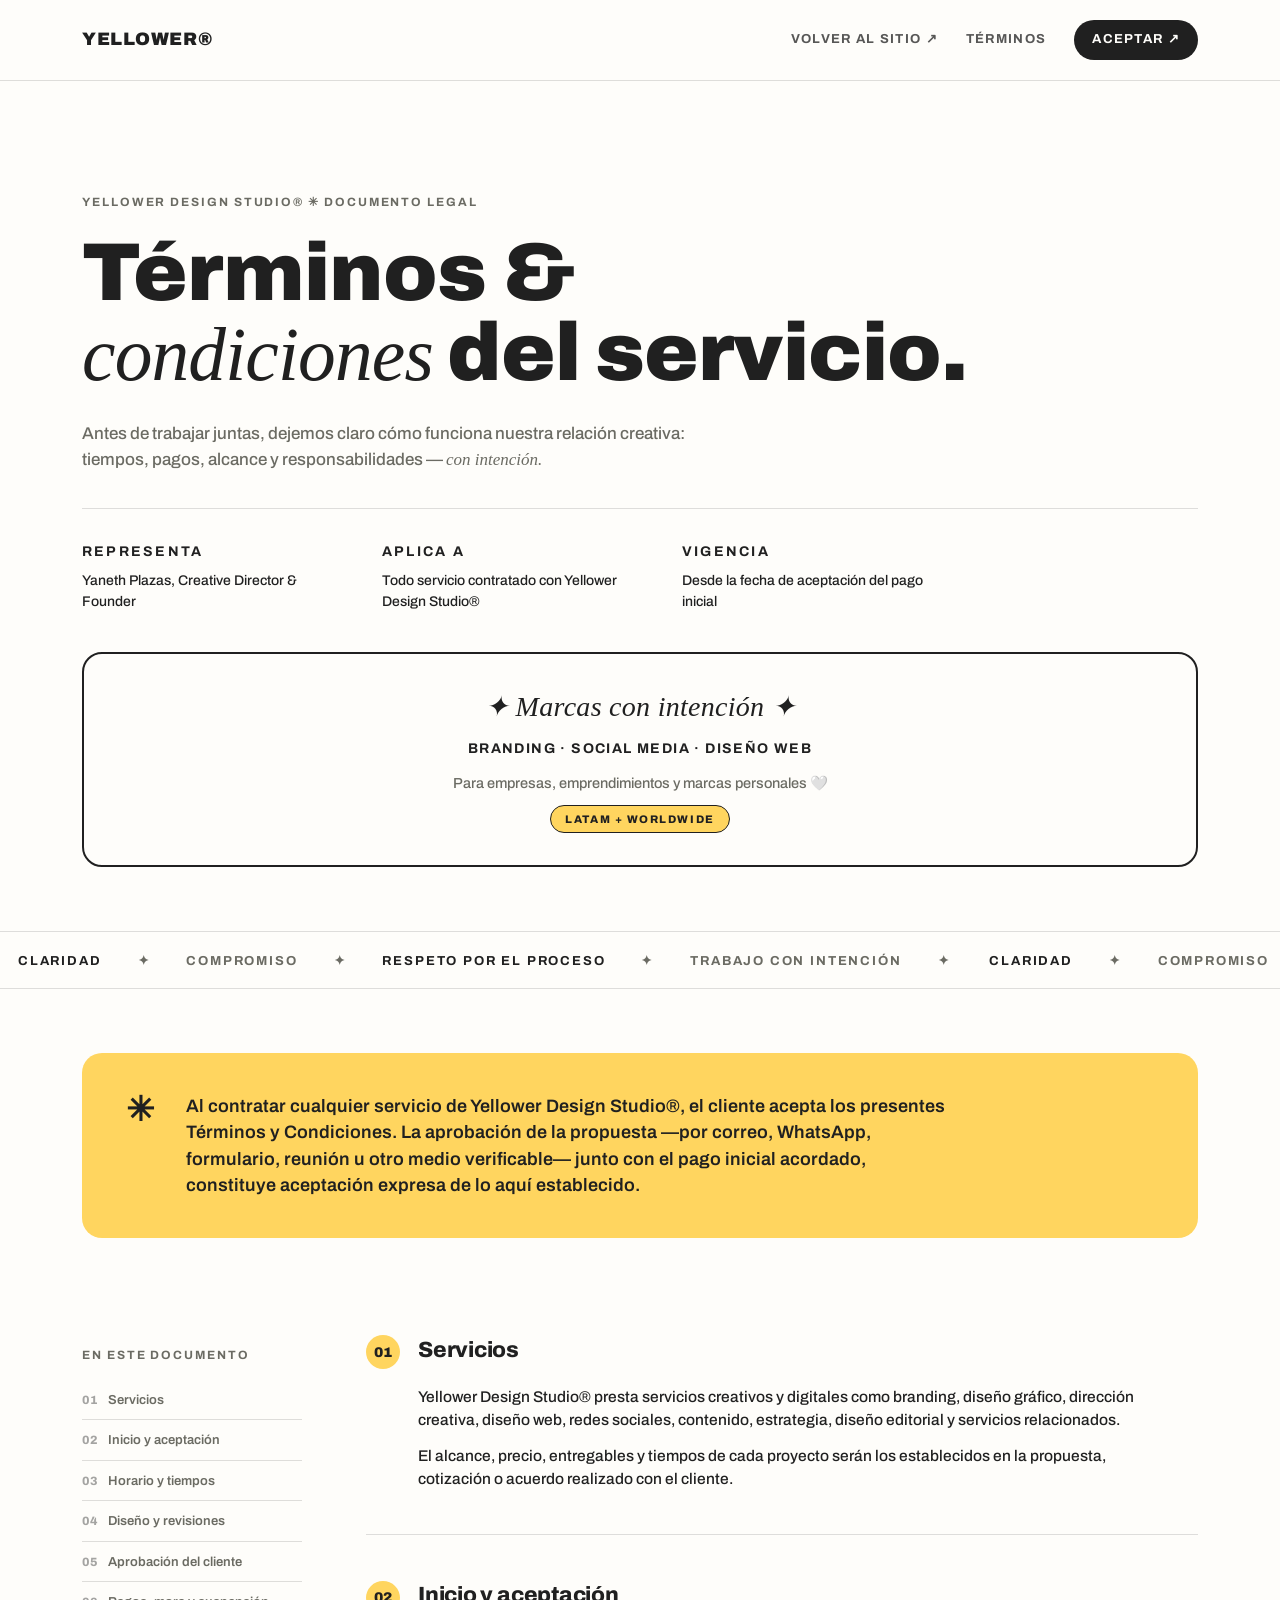
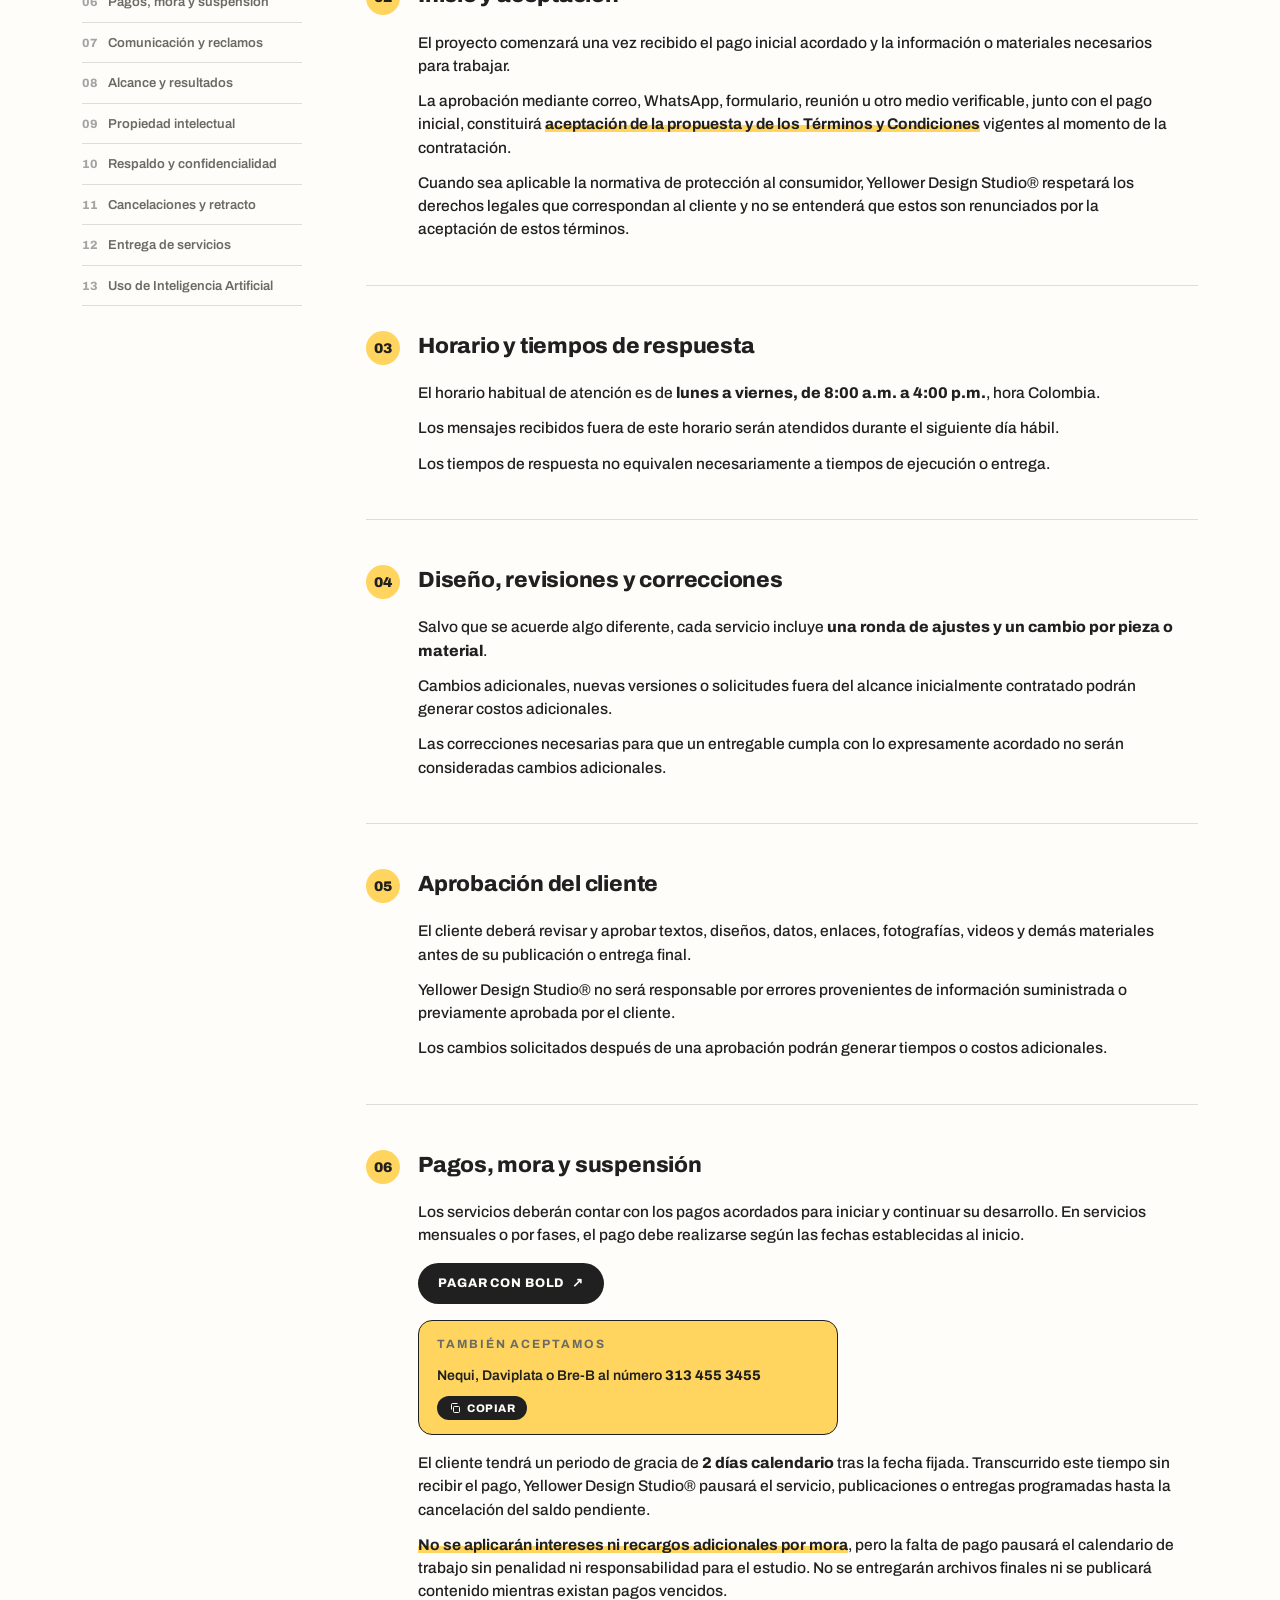
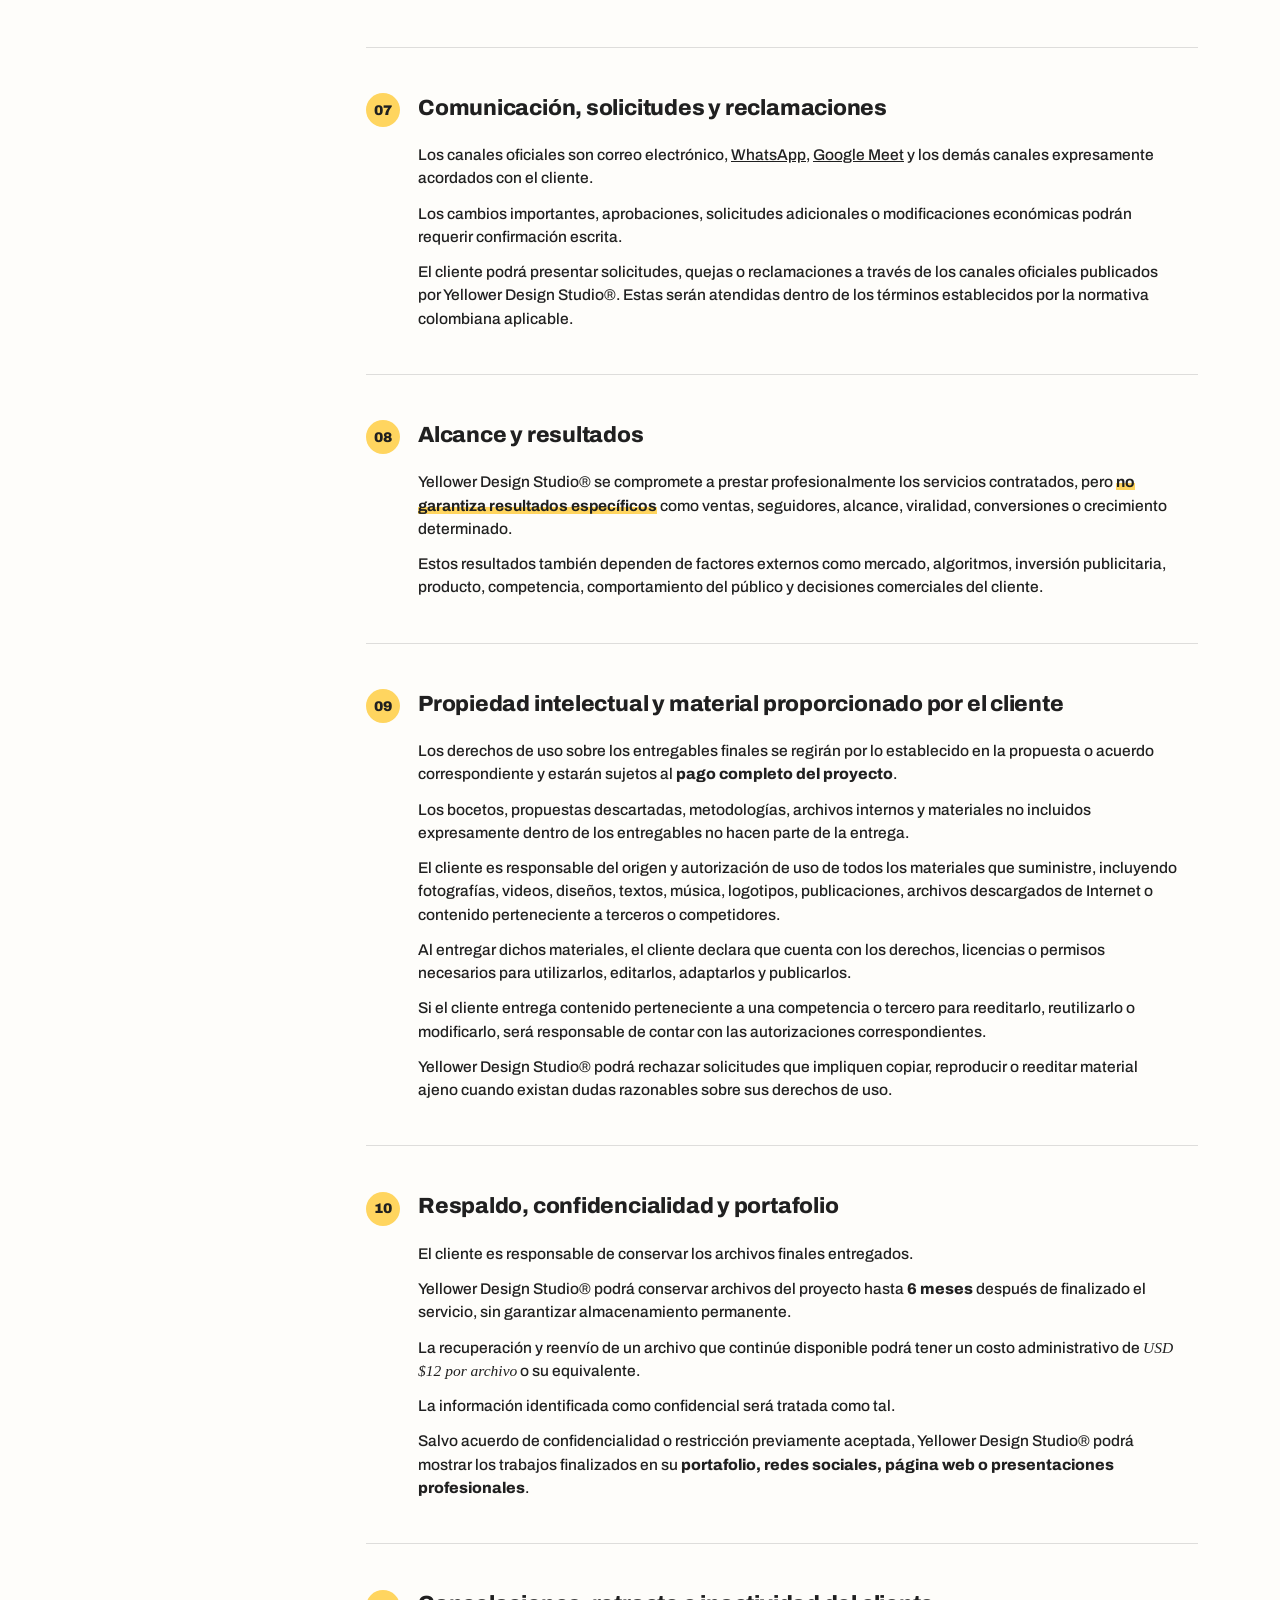
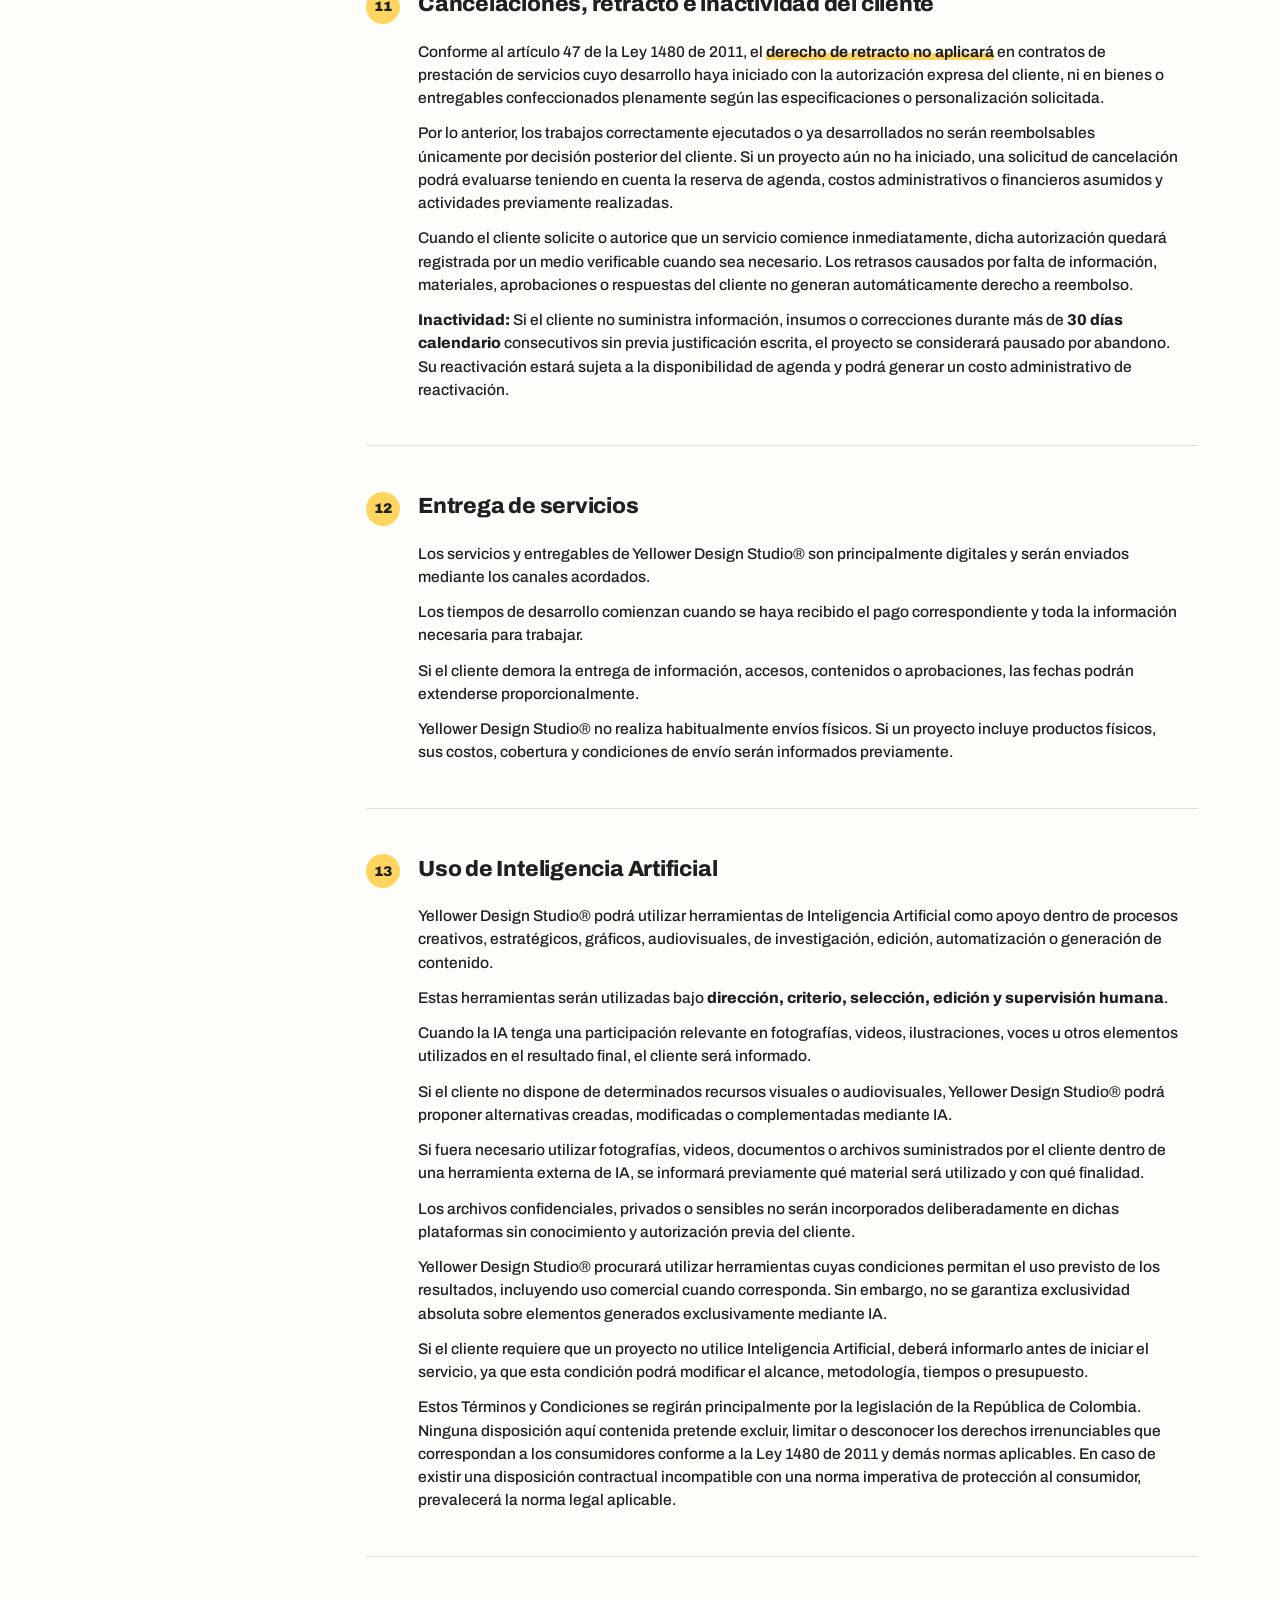
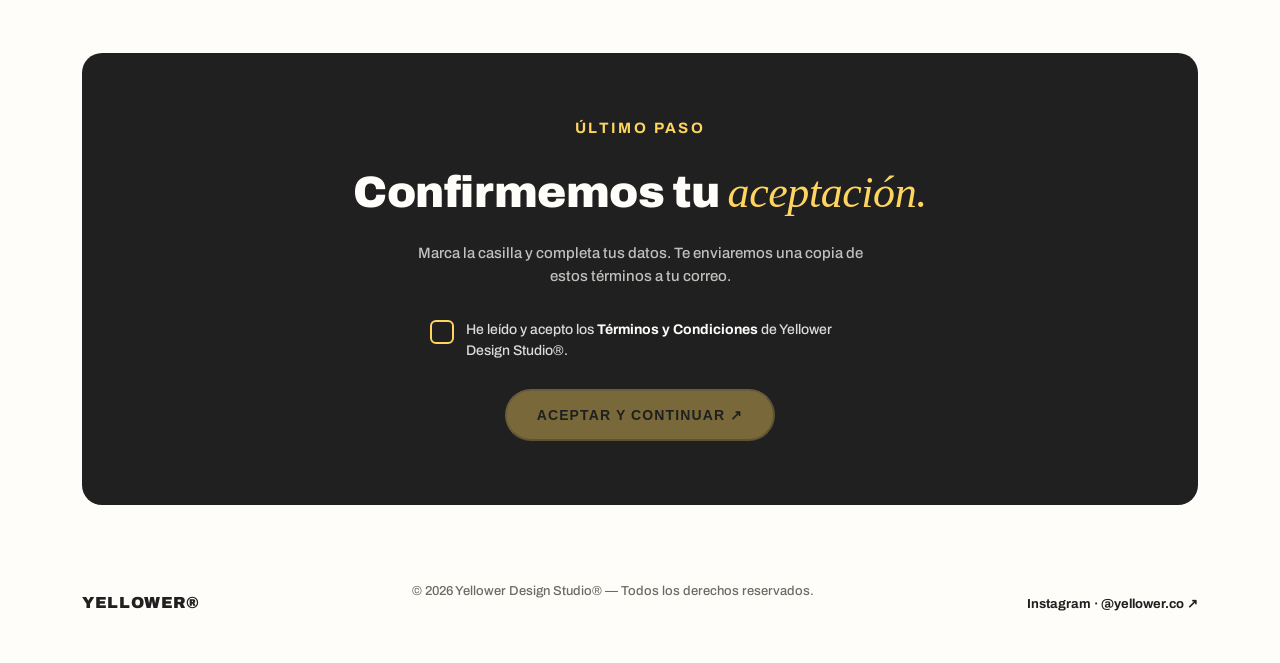
<file: tyc/indexb.html>
<!DOCTYPE html>
<html lang="es">
<head>
<meta charset="UTF-8">
<meta name="viewport" content="width=device-width, initial-scale=1.0">
<title>Términos y Condiciones — Yellower Design Studio®</title>
<link rel="icon" type="image/png" href="/favicon/favicon-96x96.png" sizes="96x96" />
  <link rel="icon" type="image/svg+xml" href="/favicon/favicon.svg" />
  <link rel="shortcut icon" href="/favicon/favicon.ico" />
  <link rel="apple-touch-icon" sizes="180x180" href="/favicon/apple-touch-icon.png" />
  <meta name="apple-mobile-web-app-title" content="MyWebSite" />
  <link rel="manifest" href="/favicon/site.webmanifest" />
<link rel="preconnect" href="https://fonts.googleapis.com">
<link rel="preconnect" href="https://fonts.gstatic.com" crossorigin>
<link href="https://fonts.googleapis.com/css2?family=Archivo:ital,wght@0,400;0,500;0,600;0,700;0,800;0,900;1,500&display=swap" rel="stylesheet">
<style>
  :root{
    --cream:#FEFDFA;
    --black:#202020;
    --yellow:#FFD55F;
    --grey:#6B6B63;
    --rule: rgba(32,32,32,0.14);
  }

  *{box-sizing:border-box;}
  html{scroll-behavior:smooth;}

  body{
    margin:0;
    background:var(--cream);
    color:var(--black);
    font-family:'Archivo', sans-serif;
    font-weight:500;
    -webkit-font-smoothing:antialiased;
    line-height:1.5;
    -webkit-user-select:none;
    -moz-user-select:none;
    -ms-user-select:none;
    user-select:none;
    -webkit-touch-callout:none;
  }

  img, svg{
    -webkit-user-drag:none;
    user-drag:none;
    -khtml-user-drag:none;
    -moz-user-drag:none;
    -o-user-drag:none;
    pointer-events:none;
  }

  .editorial{
    font-family: Georgia, 'Times New Roman', serif;
    font-style:italic;
    font-weight:400;
  }

  .eyebrow{
    text-transform:uppercase;
    letter-spacing:0.16em;
    font-size:12px;
    font-weight:700;
    color:var(--grey);
  }

  a{color:inherit;}

  /* ---------- NAV ---------- */
  header{
    position:sticky;
    top:0;
    z-index:50;
    background:rgba(254,253,250,0.88);
    backdrop-filter:blur(10px);
    border-bottom:1px solid var(--rule);
  }
  .nav-inner{
    max-width:1180px;
    margin:0 auto;
    padding:20px 32px;
    display:flex;
    align-items:center;
    justify-content:space-between;
  }
  .logo{
    font-weight:900;
    letter-spacing:0.04em;
    font-size:18px;
    text-decoration:none;
  }
  .nav-links{
    display:flex;
    align-items:center;
    gap:28px;
  }
  .nav-links a{
    font-size:13px;
    text-transform:uppercase;
    letter-spacing:0.1em;
    font-weight:700;
    text-decoration:none;
    color:var(--black);
    opacity:0.75;
    transition:opacity .2s ease;
  }
  .nav-links a:hover{opacity:1;}
  .nav-cta{
    background:var(--black);
    color:var(--cream) !important;
    padding:10px 18px;
    border-radius:999px;
    opacity:1 !important;
  }
  .nav-cta:hover{background:#000;}

  @media (max-width:720px){
    .nav-links a:not(.nav-cta){display:none;}
  }

  /* ---------- HERO ---------- */
  .hero{
    max-width:1180px;
    margin:0 auto;
    padding:100px 32px 64px;
  }
  .hero .eyebrow{margin-bottom:22px;}
  .hero h1{
    font-size:clamp(40px, 6.4vw, 84px);
    line-height:0.98;
    font-weight:900;
    letter-spacing:-0.01em;
    margin:0 0 28px;
    max-width:920px;
  }
  .hero h1 .editorial{font-size:0.92em;}
  .hero p.lead{
    max-width:620px;
    font-size:17px;
    color:var(--grey);
    font-weight:500;
    margin:0 0 36px;
  }
  .hero-meta{
    display:flex;
    flex-wrap:wrap;
    gap:14px 40px;
    padding-top:32px;
    border-top:1px solid var(--rule);
  }
  .hero-meta div{max-width:260px;}
  .hero-meta .eyebrow{margin-bottom:8px;}
  .hero-meta p{margin:0;font-size:14px;color:var(--black);}

  .positioning{
    margin-top:40px;
    padding:32px 36px;
    background:var(--cream);
    border:2px solid var(--black);
    border-radius:20px;
    text-align:center;
  }
  .positioning .p-tagline{
    font-family:Georgia, serif;
    font-style:italic;
    font-weight:400;
    font-size:clamp(20px, 3vw, 28px);
    margin:0 0 10px;
    letter-spacing:0.01em;
  }
  .positioning .p-services{
    font-size:14px;
    font-weight:700;
    text-transform:uppercase;
    letter-spacing:0.1em;
    margin:0 0 14px;
  }
  .positioning .p-audience{
    font-size:14.5px;
    color:var(--grey);
    font-weight:500;
    margin:0 0 10px;
  }
  .positioning .p-scope{
    display:inline-block;
    font-size:11px;
    font-weight:800;
    text-transform:uppercase;
    letter-spacing:0.14em;
    color:var(--black);
    background:var(--yellow);
    border:1.5px solid var(--black);
    border-radius:999px;
    padding:5px 14px;
  }

  /* ---------- MARQUEE ---------- */
  .marquee{
    border-top:1px solid var(--rule);
    border-bottom:1px solid var(--rule);
    overflow:hidden;
    padding:16px 0;
    white-space:nowrap;
  }
  .marquee-track{
    display:inline-block;
    animation: scroll 32s linear infinite;
  }
  .marquee span{
    font-size:13px;
    text-transform:uppercase;
    letter-spacing:0.14em;
    font-weight:700;
    color:var(--grey);
    padding:0 18px;
  }
  .marquee span.accent{color:var(--black);}
  @keyframes scroll{
    0%{transform:translateX(0);}
    100%{transform:translateX(-50%);}
  }
  @media (prefers-reduced-motion: reduce){
    .marquee-track{animation:none;}
  }

  /* ---------- ACCEPTANCE BLOCK ---------- */
  .acceptance-wrap{
    max-width:1180px;
    margin:0 auto;
    padding:64px 32px 0;
  }
  .acceptance{
    background:var(--yellow);
    border-radius:20px;
    padding:40px 44px;
    display:flex;
    gap:32px;
    align-items:flex-start;
  }
  .acceptance .mark{
    font-size:34px;
    font-weight:900;
    line-height:1;
    flex-shrink:0;
  }
  .acceptance p{
    margin:0;
    font-size:18px;
    font-weight:600;
    max-width:760px;
    line-height:1.45;
  }
  .acceptance p .name{
    font-family:Georgia, serif;
    font-style:italic;
    font-weight:400;
  }

  /* ---------- LAYOUT: TOC + CLAUSES ---------- */
  .content-wrap{
    max-width:1180px;
    margin:0 auto;
    padding:96px 32px 40px;
    display:grid;
    grid-template-columns:220px 1fr;
    gap:64px;
    align-items:start;
  }
  .toc{
    position:sticky;
    top:110px;
  }
  .toc .eyebrow{margin-bottom:18px;}
  .toc ol{
    list-style:none;
    margin:0;
    padding:0;
    display:flex;
    flex-direction:column;
    gap:2px;
  }
  .toc li a{
    display:flex;
    gap:10px;
    align-items:baseline;
    text-decoration:none;
    font-size:13px;
    font-weight:600;
    color:var(--grey);
    padding:9px 0;
    border-bottom:1px solid var(--rule);
    transition:color .2s ease, padding-left .2s ease;
  }
  .toc li a .n{
    font-weight:800;
    color:var(--black);
    opacity:0.4;
    font-size:12px;
  }
  .toc li a:hover{color:var(--black);padding-left:4px;}

  @media (max-width:880px){
    .content-wrap{grid-template-columns:1fr;}
    .toc{position:static;display:none;}
  }

  .clauses{
    display:flex;
    flex-direction:column;
  }
  .clause{
    padding:44px 0;
    border-bottom:1px solid var(--rule);
    scroll-margin-top:120px;
  }
  .clause:first-child{padding-top:0;}
  .clause-head{
    display:flex;
    align-items:baseline;
    gap:18px;
    margin-bottom:16px;
  }
  .clause-num{
    font-size:14px;
    font-weight:900;
    color:var(--black);
    background:var(--yellow);
    border-radius:999px;
    width:34px;
    height:34px;
    min-width:34px;
    display:flex;
    align-items:center;
    justify-content:center;
  }
  .clause h2{
    font-size:22px;
    font-weight:800;
    margin:0;
    letter-spacing:-0.01em;
  }
  .clause .body{
    margin-left:52px;
    color:var(--black);
    font-size:15.5px;
    font-weight:500;
    max-width:760px;
  }
  .clause .body p{margin:0 0 12px;}
  .clause .body p:last-child{margin-bottom:0;}
  .clause .body .callout{
    display:inline;
    background:linear-gradient(to top, var(--yellow) 42%, transparent 42%);
    font-weight:700;
  }
  .clause .body strong{font-weight:800;}
  .clause .body .cost{
    font-family:Georgia, serif;
    font-style:italic;
  }

  .bold-btn{
    display:inline-flex;
    align-items:center;
    gap:8px;
    background:var(--black);
    color:var(--cream);
    text-decoration:none;
    font-weight:800;
    font-size:12.5px;
    text-transform:uppercase;
    letter-spacing:0.07em;
    padding:11px 20px;
    border-radius:999px;
    margin:4px 0 16px;
    transition:transform .2s ease, background .2s ease;
  }
  .bold-btn:hover{background:#000; transform:translateY(-2px);}
  .bold-arrow{font-size:13px;}

  .alt-payments{
    background:var(--yellow);
    border:1.5px solid var(--black);
    border-radius:14px;
    padding:14px 18px;
    margin:0 0 16px;
    max-width:420px;
  }
  .alt-payments .eyebrow{margin-bottom:4px;}
  .alt-payments p:not(.eyebrow){
    margin:0;
    font-size:14px;
    font-weight:600;
  }
  .alt-payments .number-row{
    display:flex;
    align-items:center;
    gap:10px;
    flex-wrap:wrap;
  }
  .copy-btn{
    display:inline-flex;
    align-items:center;
    gap:6px;
    background:var(--black);
    color:var(--cream);
    border:none;
    border-radius:999px;
    padding:6px 12px;
    font-family:'Archivo', sans-serif;
    font-size:11px;
    font-weight:800;
    text-transform:uppercase;
    letter-spacing:0.05em;
    cursor:pointer;
    transition:background .2s ease, transform .2s ease;
  }
  .copy-btn:hover{transform:translateY(-1px);}
  .copy-btn svg{
    width:12px;
    height:12px;
    flex-shrink:0;
  }
  .copy-btn.copied{background:#5B7A4B;}

  @media (max-width:640px){
    .clause .body{margin-left:0;margin-top:6px;}
    .clause-head{gap:12px;}
  }

  /* ---------- SIGNATURE CTA ---------- */
  .sign-wrap{
    max-width:1180px;
    margin:0 auto;
    padding:40px 32px 0;
  }
  .signature{
    background:var(--black);
    color:var(--cream);
    border-radius:20px;
    padding:64px 48px;
    text-align:center;
    margin-top:16px;
  }
  .signature .eyebrow{color:var(--yellow);margin-bottom:20px;}
  .signature h2{
    font-size:clamp(28px,4vw,44px);
    font-weight:900;
    margin:0 0 16px;
    letter-spacing:-0.01em;
  }
  .signature h2 .editorial{color:var(--yellow);}
  .signature p{
    color:rgba(254,253,250,0.72);
    font-size:15px;
    max-width:460px;
    margin:0 auto 32px;
  }
  .btn-yellow{
    display:inline-flex;
    align-items:center;
    gap:10px;
    background:var(--yellow);
    color:var(--black);
    text-decoration:none;
    font-weight:800;
    font-size:14px;
    text-transform:uppercase;
    letter-spacing:0.08em;
    padding:16px 30px;
    border-radius:999px;
    transition:transform .2s ease;
  }
  .btn-yellow:hover{transform:translateY(-2px);}

  /* ---------- FOOTER ---------- */
  footer{
    max-width:1180px;
    margin:0 auto;
    padding:64px 32px 48px;
    display:flex;
    justify-content:space-between;
    align-items:flex-end;
    flex-wrap:wrap;
    gap:24px;
  }
  footer .logo{font-size:16px;}
  footer .fine{
    font-size:13px;
    color:var(--grey);
  }
  footer a.ig{
    text-decoration:none;
    font-size:13px;
    font-weight:700;
    color:var(--black);
  }

  .back-to-top{
    position:fixed;
    bottom:28px;
    right:28px;
    width:52px;
    height:52px;
    border-radius:50%;
    background:var(--black);
    color:var(--cream);
    border:none;
    display:flex;
    align-items:center;
    justify-content:center;
    cursor:pointer;
    z-index:100;
    box-shadow:0 8px 20px rgba(32,32,32,0.22);
    opacity:0;
    transform:translateY(12px);
    pointer-events:none;
    transition:opacity .3s ease, transform .3s ease, background .2s ease, color .2s ease;
  }
  .back-to-top.show{
    opacity:1;
    transform:translateY(0);
    pointer-events:auto;
  }
  .back-to-top:hover{
    background:var(--yellow);
    color:var(--black);
  }
  .back-to-top svg{
    width:20px;
    height:20px;
    pointer-events:none;
  }

  @media (max-width:640px){
    .back-to-top{
      bottom:20px;
      right:20px;
      width:46px;
      height:46px;
    }
  }

  /* ---------- ACCEPT CHECKBOX ---------- */
  .accept-check{
    display:flex;
    align-items:flex-start;
    gap:12px;
    max-width:420px;
    margin:0 auto 28px;
    cursor:pointer;
    text-align:left;
  }
  .accept-check input{
    position:absolute;
    opacity:0;
    width:0;
    height:0;
  }
  .checkbox-box{
    flex-shrink:0;
    width:24px;
    height:24px;
    border-radius:6px;
    border:2px solid var(--yellow);
    display:flex;
    align-items:center;
    justify-content:center;
    margin-top:1px;
    transition:background .2s ease, border-color .2s ease;
  }
  .checkbox-box svg{
    width:14px;
    height:14px;
    color:var(--black);
    opacity:0;
    transition:opacity .15s ease;
  }
  .accept-check input:checked + .checkbox-box{
    background:var(--yellow);
  }
  .accept-check input:checked + .checkbox-box svg{
    opacity:1;
  }
  .checkbox-label{
    font-size:14px;
    color:rgba(254,253,250,0.85);
    line-height:1.5;
  }
  .checkbox-label strong{color:var(--cream);}

  .btn-yellow:disabled{
    opacity:0.4;
    cursor:not-allowed;
    transform:none !important;
  }

  /* ---------- ACCEPTANCE MODAL ---------- */
  .modal-overlay{
    position:fixed;
    inset:0;
    background:rgba(32,32,32,0.55);
    display:flex;
    align-items:center;
    justify-content:center;
    padding:24px;
    z-index:200;
    opacity:0;
    pointer-events:none;
    transition:opacity .25s ease;
  }
  .modal-overlay.show{
    opacity:1;
    pointer-events:auto;
  }
  .modal-box{
    background:var(--cream);
    border-radius:24px;
    border:2px solid var(--black);
    padding:40px 36px;
    max-width:460px;
    width:100%;
    max-height:88vh;
    overflow-y:auto;
    position:relative;
    transform:translateY(16px);
    transition:transform .25s ease;
  }
  .modal-overlay.show .modal-box{transform:translateY(0);}
  .modal-close{
    position:absolute;
    top:18px;
    right:18px;
    width:32px;
    height:32px;
    border-radius:50%;
    background:transparent;
    border:1.5px solid var(--rule);
    color:var(--black);
    font-size:14px;
    cursor:pointer;
    display:flex;
    align-items:center;
    justify-content:center;
    transition:background .2s ease;
  }
  .modal-close:hover{background:var(--yellow); border-color:var(--black);}

  .modal-box h3{
    font-size:24px;
    font-weight:900;
    margin:6px 0 8px;
    letter-spacing:-0.01em;
  }
  .modal-sub{
    font-size:13.5px;
    color:var(--grey);
    font-weight:500;
    margin:0 0 24px;
    max-width:360px;
  }

  .field-label{
    display:block;
    font-size:11px;
    font-weight:800;
    text-transform:uppercase;
    letter-spacing:0.07em;
    color:var(--grey);
    margin:0 0 6px;
  }
  .field-input{
    width:100%;
    font-family:'Archivo', sans-serif;
    font-size:14px;
    font-weight:600;
    color:var(--black);
    background:var(--cream);
    border:2px solid var(--black);
    border-radius:10px;
    padding:11px 14px;
    margin-bottom:16px;
    outline:none;
    -webkit-user-select:text;
    user-select:text;
  }
  .field-input:focus{box-shadow:0 0 0 3px rgba(255,213,95,0.5);}
  .field-row{
    display:grid;
    grid-template-columns:1fr 1fr;
    gap:12px;
  }
  select.field-input{cursor:pointer;}

  .form-error{
    font-size:12.5px;
    font-weight:700;
    color:#B5482B;
    margin:-6px 0 12px;
    min-height:16px;
  }

  #acceptForm .btn-yellow, #successView .btn-yellow{
    width:100%;
    justify-content:center;
    margin-top:4px;
  }

  .success-view{
    display:none;
    text-align:center;
    padding:20px 0 4px;
  }
  .success-view.show{display:block;}
  .success-mark{
    display:inline-block;
    font-size:40px;
    color:var(--yellow);
    -webkit-text-stroke:1.5px var(--black);
    margin-bottom:14px;
  }
  .success-view h3{
    font-size:24px;
    font-weight:900;
    margin:0 0 12px;
  }
  .success-view p{
    font-size:14px;
    color:var(--grey);
    font-weight:500;
    margin:0 0 26px;
    max-width:340px;
    margin-left:auto;
    margin-right:auto;
  }

  @media (max-width:480px){
    .field-row{grid-template-columns:1fr;}
    .modal-box{padding:32px 24px;}
  }
</style>
</head>
<body>

<header>
  <div class="nav-inner">
    <a class="logo" href="#top">YELLOWER®</a>
    <nav class="nav-links">
      <a href="https://yellowerdesignstudio.com/">Volver al sitio ↗</a>
      <a href="#terminos">Términos</a>
      <a class="nav-cta" href="#aceptar">Aceptar ↗</a>
    </nav>
  </div>
</header>

<main id="top">

  <section class="hero">
    <p class="eyebrow">Yellower Design Studio® ✳ Documento legal</p>
    <h1>Términos &amp;<br><span class="editorial">condiciones</span> del servicio.</h1>
    <p class="lead">Antes de trabajar juntas, dejemos claro cómo funciona nuestra relación creativa: tiempos, pagos, alcance y responsabilidades — <span class="editorial">con intención.</span></p>
    <div class="hero-meta">
      <div>
        <p class="eyebrow">Representa</p>
        <p>Yaneth Plazas, Creative Director & Founder</p>
      </div>
      <div>
        <p class="eyebrow">Aplica a</p>
        <p>Todo servicio contratado con Yellower Design Studio®</p>
      </div>
      <div>
        <p class="eyebrow">Vigencia</p>
        <p>Desde la fecha de aceptación del pago inicial</p>
      </div>
    </div>

    <div class="positioning">
      <p class="p-tagline">✦ Marcas con intención ✦</p>
      <p class="p-services">Branding · Social Media · Diseño Web</p>
      <p class="p-audience">Para empresas, emprendimientos y marcas personales 🤍</p>
      <span class="p-scope">LATAM + Worldwide</span>
    </div>
  </section>

  <div class="marquee">
    <div class="marquee-track">
      <span class="accent">CLARIDAD</span><span>✦</span><span>COMPROMISO</span><span>✦</span><span class="accent">RESPETO POR EL PROCESO</span><span>✦</span><span>TRABAJO CON INTENCIÓN</span><span>✦</span>
      <span class="accent">CLARIDAD</span><span>✦</span><span>COMPROMISO</span><span>✦</span><span class="accent">RESPETO POR EL PROCESO</span><span>✦</span><span>TRABAJO CON INTENCIÓN</span><span>✦</span>
    </div>
  </div>

  <div class="acceptance-wrap">
    <div class="acceptance">
      <span class="mark">✳</span>
      <p>Al contratar cualquier servicio de Yellower Design Studio®, el cliente acepta los presentes Términos y Condiciones. La aprobación de la propuesta —por correo, WhatsApp, formulario, reunión u otro medio verificable— junto con el pago inicial acordado, constituye aceptación expresa de lo aquí establecido.</p>
    </div>
  </div>

  <div class="content-wrap" id="terminos">
    <aside class="toc">
      <p class="eyebrow">En este documento</p>
      <ol>
        <li><a href="#c1"><span class="n">01</span> Servicios</a></li>
        <li><a href="#c2"><span class="n">02</span> Inicio y aceptación</a></li>
        <li><a href="#c3"><span class="n">03</span> Horario y tiempos</a></li>
        <li><a href="#c4"><span class="n">04</span> Diseño y revisiones</a></li>
        <li><a href="#c5"><span class="n">05</span> Aprobación del cliente</a></li>
        <li><a href="#c6"><span class="n">06</span> Pagos, mora y suspensión</a></li>
        <li><a href="#c7"><span class="n">07</span> Comunicación y reclamos</a></li>
        <li><a href="#c8"><span class="n">08</span> Alcance y resultados</a></li>
        <li><a href="#c9"><span class="n">09</span> Propiedad intelectual</a></li>
        <li><a href="#c10"><span class="n">10</span> Respaldo y confidencialidad</a></li>
        <li><a href="#c11"><span class="n">11</span> Cancelaciones y retracto</a></li>
        <li><a href="#c12"><span class="n">12</span> Entrega de servicios</a></li>
        <li><a href="#c13"><span class="n">13</span> Uso de Inteligencia Artificial</a></li>
      </ol>
    </aside>

    <div class="clauses">

      <article class="clause" id="c1">
        <div class="clause-head"><span class="clause-num">01</span><h2>Servicios</h2></div>
        <div class="body">
          <p>Yellower Design Studio® presta servicios creativos y digitales como branding, diseño gráfico, dirección creativa, diseño web, redes sociales, contenido, estrategia, diseño editorial y servicios relacionados.</p>
          <p>El alcance, precio, entregables y tiempos de cada proyecto serán los establecidos en la propuesta, cotización o acuerdo realizado con el cliente.</p>
        </div>
      </article>

      <article class="clause" id="c2">
        <div class="clause-head"><span class="clause-num">02</span><h2>Inicio y aceptación</h2></div>
        <div class="body">
          <p>El proyecto comenzará una vez recibido el pago inicial acordado y la información o materiales necesarios para trabajar.</p>
          <p>La aprobación mediante correo, WhatsApp, formulario, reunión u otro medio verificable, junto con el pago inicial, constituirá <span class="callout">aceptación de la propuesta y de los Términos y Condiciones</span> vigentes al momento de la contratación.</p>
          <p>Cuando sea aplicable la normativa de protección al consumidor, Yellower Design Studio® respetará los derechos legales que correspondan al cliente y no se entenderá que estos son renunciados por la aceptación de estos términos.</p>
        </div>
      </article>

      <article class="clause" id="c3">
        <div class="clause-head"><span class="clause-num">03</span><h2>Horario y tiempos de respuesta</h2></div>
        <div class="body">
          <p>El horario habitual de atención es de <strong>lunes a viernes, de 8:00 a.m. a 4:00 p.m.</strong>, hora Colombia.</p>
          <p>Los mensajes recibidos fuera de este horario serán atendidos durante el siguiente día hábil.</p>
          <p>Los tiempos de respuesta no equivalen necesariamente a tiempos de ejecución o entrega.</p>
        </div>
      </article>

      <article class="clause" id="c4">
        <div class="clause-head"><span class="clause-num">04</span><h2>Diseño, revisiones y correcciones</h2></div>
        <div class="body">
          <p>Salvo que se acuerde algo diferente, cada servicio incluye <strong>una ronda de ajustes y un cambio por pieza o material</strong>.</p>
          <p>Cambios adicionales, nuevas versiones o solicitudes fuera del alcance inicialmente contratado podrán generar costos adicionales.</p>
          <p>Las correcciones necesarias para que un entregable cumpla con lo expresamente acordado no serán consideradas cambios adicionales.</p>
        </div>
      </article>

      <article class="clause" id="c5">
        <div class="clause-head"><span class="clause-num">05</span><h2>Aprobación del cliente</h2></div>
        <div class="body">
          <p>El cliente deberá revisar y aprobar textos, diseños, datos, enlaces, fotografías, videos y demás materiales antes de su publicación o entrega final.</p>
          <p>Yellower Design Studio® no será responsable por errores provenientes de información suministrada o previamente aprobada por el cliente.</p>
          <p>Los cambios solicitados después de una aprobación podrán generar tiempos o costos adicionales.</p>
        </div>
      </article>

      <article class="clause" id="c6">
        <div class="clause-head"><span class="clause-num">06</span><h2>Pagos, mora y suspensión</h2></div>
        <div class="body">
          <p>Los servicios deberán contar con los pagos acordados para iniciar y continuar su desarrollo. En servicios mensuales o por fases, el pago debe realizarse según las fechas establecidas al inicio.</p>

          <a class="bold-btn" href="https://checkout.bold.co/payment/LNK_QBI7F5ZOXX" target="_blank" rel="noopener">
            <span>Pagar con BOLD</span>
            <span class="bold-arrow">↗</span>
          </a>

          <div class="alt-payments">
            <p class="eyebrow">También aceptamos</p>
            <div class="number-row">
              <p>Nequi, Daviplata o Bre-B al número <strong>313 455 3455</strong></p>
              <button type="button" class="copy-btn" data-copy="3134553455" aria-label="Copiar número">
                <svg viewBox="0 0 24 24" fill="none" xmlns="http://www.w3.org/2000/svg"><rect x="9" y="9" width="12" height="12" rx="2" stroke="currentColor" stroke-width="2"/><path d="M5 15V5a2 2 0 0 1 2-2h10" stroke="currentColor" stroke-width="2"/></svg>
                <span class="copy-label">Copiar</span>
              </button>
            </div>
          </div>

          <p>El cliente tendrá un periodo de gracia de <strong>2 días calendario</strong> tras la fecha fijada. Transcurrido este tiempo sin recibir el pago, Yellower Design Studio® pausará el servicio, publicaciones o entregas programadas hasta la cancelación del saldo pendiente.</p>
          <p><span class="callout">No se aplicarán intereses ni recargos adicionales por mora</span>, pero la falta de pago pausará el calendario de trabajo sin penalidad ni responsabilidad para el estudio. No se entregarán archivos finales ni se publicará contenido mientras existan pagos vencidos.</p>
        </div>
      </article>

      <article class="clause" id="c7">
        <div class="clause-head"><span class="clause-num">07</span><h2>Comunicación, solicitudes y reclamaciones</h2></div>
        <div class="body">
          <p>Los canales oficiales son correo electrónico, <a href="https://wa.me/573134553455" target="_blank" rel="noopener" style="text-decoration:underline;">WhatsApp</a>, <a href="https://calendar.app.google/DcmWvT41UvfwSJD48" target="_blank" rel="noopener" style="text-decoration:underline;">Google Meet</a> y los demás canales expresamente acordados con el cliente.</p>
          <p>Los cambios importantes, aprobaciones, solicitudes adicionales o modificaciones económicas podrán requerir confirmación escrita.</p>
          <p>El cliente podrá presentar solicitudes, quejas o reclamaciones a través de los canales oficiales publicados por Yellower Design Studio®. Estas serán atendidas dentro de los términos establecidos por la normativa colombiana aplicable.</p>
        </div>
      </article>

      <article class="clause" id="c8">
        <div class="clause-head"><span class="clause-num">08</span><h2>Alcance y resultados</h2></div>
        <div class="body">
          <p>Yellower Design Studio® se compromete a prestar profesionalmente los servicios contratados, pero <span class="callout">no garantiza resultados específicos</span> como ventas, seguidores, alcance, viralidad, conversiones o crecimiento determinado.</p>
          <p>Estos resultados también dependen de factores externos como mercado, algoritmos, inversión publicitaria, producto, competencia, comportamiento del público y decisiones comerciales del cliente.</p>
        </div>
      </article>

      <article class="clause" id="c9">
        <div class="clause-head"><span class="clause-num">09</span><h2>Propiedad intelectual y material proporcionado por el cliente</h2></div>
        <div class="body">
          <p>Los derechos de uso sobre los entregables finales se regirán por lo establecido en la propuesta o acuerdo correspondiente y estarán sujetos al <strong>pago completo del proyecto</strong>.</p>
          <p>Los bocetos, propuestas descartadas, metodologías, archivos internos y materiales no incluidos expresamente dentro de los entregables no hacen parte de la entrega.</p>
          <p>El cliente es responsable del origen y autorización de uso de todos los materiales que suministre, incluyendo fotografías, videos, diseños, textos, música, logotipos, publicaciones, archivos descargados de Internet o contenido perteneciente a terceros o competidores.</p>
          <p>Al entregar dichos materiales, el cliente declara que cuenta con los derechos, licencias o permisos necesarios para utilizarlos, editarlos, adaptarlos y publicarlos.</p>
          <p>Si el cliente entrega contenido perteneciente a una competencia o tercero para reeditarlo, reutilizarlo o modificarlo, será responsable de contar con las autorizaciones correspondientes.</p>
          <p>Yellower Design Studio® podrá rechazar solicitudes que impliquen copiar, reproducir o reeditar material ajeno cuando existan dudas razonables sobre sus derechos de uso.</p>
        </div>
      </article>

      <article class="clause" id="c10">
        <div class="clause-head"><span class="clause-num">10</span><h2>Respaldo, confidencialidad y portafolio</h2></div>
        <div class="body">
          <p>El cliente es responsable de conservar los archivos finales entregados.</p>
          <p>Yellower Design Studio® podrá conservar archivos del proyecto hasta <strong>6 meses</strong> después de finalizado el servicio, sin garantizar almacenamiento permanente.</p>
          <p>La recuperación y reenvío de un archivo que continúe disponible podrá tener un costo administrativo de <span class="cost">USD $12 por archivo</span> o su equivalente.</p>
          <p>La información identificada como confidencial será tratada como tal.</p>
          <p>Salvo acuerdo de confidencialidad o restricción previamente aceptada, Yellower Design Studio® podrá mostrar los trabajos finalizados en su <strong>portafolio, redes sociales, página web o presentaciones profesionales</strong>.</p>
        </div>
      </article>

      <article class="clause" id="c11">
        <div class="clause-head"><span class="clause-num">11</span><h2>Cancelaciones, retracto e inactividad del cliente</h2></div>
        <div class="body">
          <p>Conforme al artículo 47 de la Ley 1480 de 2011, el <span class="callout">derecho de retracto no aplicará</span> en contratos de prestación de servicios cuyo desarrollo haya iniciado con la autorización expresa del cliente, ni en bienes o entregables confeccionados plenamente según las especificaciones o personalización solicitada.</p>
          <p>Por lo anterior, los trabajos correctamente ejecutados o ya desarrollados no serán reembolsables únicamente por decisión posterior del cliente. Si un proyecto aún no ha iniciado, una solicitud de cancelación podrá evaluarse teniendo en cuenta la reserva de agenda, costos administrativos o financieros asumidos y actividades previamente realizadas.</p>
          <p>Cuando el cliente solicite o autorice que un servicio comience inmediatamente, dicha autorización quedará registrada por un medio verificable cuando sea necesario. Los retrasos causados por falta de información, materiales, aprobaciones o respuestas del cliente no generan automáticamente derecho a reembolso.</p>
          <p><strong>Inactividad:</strong> Si el cliente no suministra información, insumos o correcciones durante más de <strong>30 días calendario</strong> consecutivos sin previa justificación escrita, el proyecto se considerará pausado por abandono. Su reactivación estará sujeta a la disponibilidad de agenda y podrá generar un costo administrativo de reactivación.</p>
        </div>
      </article>

      <article class="clause" id="c12">
        <div class="clause-head"><span class="clause-num">12</span><h2>Entrega de servicios</h2></div>
        <div class="body">
          <p>Los servicios y entregables de Yellower Design Studio® son principalmente digitales y serán enviados mediante los canales acordados.</p>
          <p>Los tiempos de desarrollo comienzan cuando se haya recibido el pago correspondiente y toda la información necesaria para trabajar.</p>
          <p>Si el cliente demora la entrega de información, accesos, contenidos o aprobaciones, las fechas podrán extenderse proporcionalmente.</p>
          <p>Yellower Design Studio® no realiza habitualmente envíos físicos. Si un proyecto incluye productos físicos, sus costos, cobertura y condiciones de envío serán informados previamente.</p>
        </div>
      </article>

      <article class="clause" id="c13">
        <div class="clause-head"><span class="clause-num">13</span><h2>Uso de Inteligencia Artificial</h2></div>
        <div class="body">
          <p>Yellower Design Studio® podrá utilizar herramientas de Inteligencia Artificial como apoyo dentro de procesos creativos, estratégicos, gráficos, audiovisuales, de investigación, edición, automatización o generación de contenido.</p>
          <p>Estas herramientas serán utilizadas bajo <strong>dirección, criterio, selección, edición y supervisión humana</strong>.</p>
          <p>Cuando la IA tenga una participación relevante en fotografías, videos, ilustraciones, voces u otros elementos utilizados en el resultado final, el cliente será informado.</p>
          <p>Si el cliente no dispone de determinados recursos visuales o audiovisuales, Yellower Design Studio® podrá proponer alternativas creadas, modificadas o complementadas mediante IA.</p>
          <p>Si fuera necesario utilizar fotografías, videos, documentos o archivos suministrados por el cliente dentro de una herramienta externa de IA, se informará previamente qué material será utilizado y con qué finalidad.</p>
          <p>Los archivos confidenciales, privados o sensibles no serán incorporados deliberadamente en dichas plataformas sin conocimiento y autorización previa del cliente.</p>
          <p>Yellower Design Studio® procurará utilizar herramientas cuyas condiciones permitan el uso previsto de los resultados, incluyendo uso comercial cuando corresponda. Sin embargo, no se garantiza exclusividad absoluta sobre elementos generados exclusivamente mediante IA.</p>
          <p>Si el cliente requiere que un proyecto no utilice Inteligencia Artificial, deberá informarlo antes de iniciar el servicio, ya que esta condición podrá modificar el alcance, metodología, tiempos o presupuesto.</p>
          <p>Estos Términos y Condiciones se regirán principalmente por la legislación de la República de Colombia. Ninguna disposición aquí contenida pretende excluir, limitar o desconocer los derechos irrenunciables que correspondan a los consumidores conforme a la Ley 1480 de 2011 y demás normas aplicables. En caso de existir una disposición contractual incompatible con una norma imperativa de protección al consumidor, prevalecerá la norma legal aplicable.</p>
        </div>
      </article>

    </div>
  </div>

  <div class="sign-wrap" id="aceptar">
    <div class="signature">
      <p class="eyebrow">Último paso</p>
      <h2>Confirmemos tu <span class="editorial">aceptación.</span></h2>
      <p>Marca la casilla y completa tus datos. Te enviaremos una copia de estos términos a tu correo.</p>

      <label class="accept-check">
        <input type="checkbox" id="acceptCheckbox">
        <span class="checkbox-box"><svg viewBox="0 0 24 24" fill="none" xmlns="http://www.w3.org/2000/svg"><path d="M5 13L9.5 17.5L19 7" stroke="currentColor" stroke-width="3" stroke-linecap="round" stroke-linejoin="round"/></svg></span>
        <span class="checkbox-label">He leído y acepto los <strong>Términos y Condiciones</strong> de Yellower Design Studio®.</span>
      </label>

      <button type="button" class="btn-yellow" id="openFormBtn" disabled>Aceptar y continuar ↗</button>
    </div>
  </div>

  <!-- ---------- ACCEPTANCE MODAL ---------- -->
  <div class="modal-overlay" id="modalOverlay">
    <div class="modal-box">
      <button type="button" class="modal-close" id="modalCloseBtn" aria-label="Cerrar">✕</button>

      <div id="formView">
        <p class="eyebrow">✳ Confirmación de aceptación</p>
        <h3>Completa tus datos</h3>
        <p class="modal-sub">Con esto confirmamos que aceptaste los términos, y te enviamos una copia a tu correo.</p>

        <form id="acceptForm">
          <label class="field-label" for="f-nombre">Nombre completo</label>
          <input class="field-input" type="text" id="f-nombre" name="nombre" required>

          <div class="field-row">
            <div>
              <label class="field-label" for="f-tipoId">Tipo de identificación</label>
              <select class="field-input" id="f-tipoId" name="tipoId" required>
                <option value="">Selecciona…</option>
                <option value="Cédula">Cédula</option>
                <option value="ID exterior">ID exterior</option>
                <option value="Pasaporte">Pasaporte</option>
              </select>
            </div>
            <div>
              <label class="field-label" for="f-numeroId">Número de identificación</label>
              <input class="field-input" type="text" id="f-numeroId" name="numeroId" required>
            </div>
          </div>

          <label class="field-label" for="f-whatsapp">WhatsApp</label>
          <input class="field-input" type="tel" id="f-whatsapp" name="whatsapp" placeholder="+57 300 000 0000" required>

          <label class="field-label" for="f-correo">Correo electrónico</label>
          <input class="field-input" type="email" id="f-correo" name="correo" required>

          <p class="form-error" id="formError">&nbsp;</p>

          <button type="submit" class="btn-yellow" id="submitBtn" disabled>Confirmar aceptación ↗</button>
        </form>
      </div>

      <div id="successView" class="success-view">
        <span class="success-mark">✳</span>
        <h3>¡Listo!</h3>
        <p>Registramos tu aceptación de los Términos y Condiciones. Te enviamos una copia a tu correo electrónico.</p>
        <button type="button" class="btn-yellow" id="closeSuccessBtn">Cerrar</button>
      </div>
    </div>
  </div>

  <footer>
    <div>
      <a class="logo" href="#top">YELLOWER®</a>
    </div>
    <p class="fine">© 2026 Yellower Design Studio® — Todos los derechos reservados.</p>
    <a class="ig" href="https://www.instagram.com/yellower.co/" target="_blank" rel="noopener">Instagram · @yellower.co ↗</a>
  </footer>

</main>

<button id="backToTop" class="back-to-top" aria-label="Volver arriba">
  <svg viewBox="0 0 24 24" fill="none" xmlns="http://www.w3.org/2000/svg">
    <path d="M12 19V5M12 5L6 11M12 5L18 11" stroke="currentColor" stroke-width="2.3" stroke-linecap="round" stroke-linejoin="round"/>
  </svg>
</button>

<script>
  (function(){
    const btn = document.getElementById('backToTop');

    function toggleVisibility(){
      if(window.scrollY > 400){
        btn.classList.add('show');
      } else {
        btn.classList.remove('show');
      }
    }

    window.addEventListener('scroll', toggleVisibility, { passive:true });
    toggleVisibility();

    btn.addEventListener('click', () => {
      window.scrollTo({ top:0, behavior:'smooth' });
    });
  })();

  // ---------- COPY PAYMENT NUMBER ----------
  (function(){
    const copyBtn = document.querySelector('.copy-btn');
    if(!copyBtn) return;
    const label = copyBtn.querySelector('.copy-label');
    const originalText = label.textContent;
    const value = copyBtn.dataset.copy;

    copyBtn.addEventListener('click', async () => {
      try {
        if(navigator.clipboard && navigator.clipboard.writeText){
          await navigator.clipboard.writeText(value);
        } else {
          const temp = document.createElement('textarea');
          temp.value = value;
          temp.style.position = 'fixed';
          temp.style.opacity = '0';
          document.body.appendChild(temp);
          temp.select();
          document.execCommand('copy');
          document.body.removeChild(temp);
        }
        copyBtn.classList.add('copied');
        label.textContent = 'Copiado ✓';
        setTimeout(() => {
          copyBtn.classList.remove('copied');
          label.textContent = originalText;
        }, 1800);
      } catch(err){
        label.textContent = 'Error';
        setTimeout(() => { label.textContent = originalText; }, 1800);
      }
    });
  // ---------- ACCEPTANCE FORM ----------
  (function(){
    // ⚠️ IMPORTANT: replace this with your own Google Apps Script Web App URL.
    // See the setup guide provided alongside this file.
    const GOOGLE_SCRIPT_URL = 'PEGA_AQUI_TU_URL_DE_GOOGLE_APPS_SCRIPT';

    const checkbox = document.getElementById('acceptCheckbox');
    const openFormBtn = document.getElementById('openFormBtn');
    const overlay = document.getElementById('modalOverlay');
    const closeBtn = document.getElementById('modalCloseBtn');
    const form = document.getElementById('acceptForm');
    const formView = document.getElementById('formView');
    const successView = document.getElementById('successView');
    const closeSuccessBtn = document.getElementById('closeSuccessBtn');
    const submitBtn = document.getElementById('submitBtn');
    const formError = document.getElementById('formError');

    const requiredFields = [
      document.getElementById('f-nombre'),
      document.getElementById('f-tipoId'),
      document.getElementById('f-numeroId'),
      document.getElementById('f-whatsapp'),
      document.getElementById('f-correo')
    ];

    // The confirm button stays locked until the checkbox is accepted AND
    // every mandatory field has a value — not just on submit attempt.
    function updateSubmitState(){
      const allFilled = requiredFields.every(field => field.value.trim() !== '');
      submitBtn.disabled = !(checkbox.checked && allFilled);
    }

    requiredFields.forEach(field => {
      field.addEventListener('input', updateSubmitState);
      field.addEventListener('change', updateSubmitState);
    });

    checkbox.addEventListener('change', () => {
      openFormBtn.disabled = !checkbox.checked;
      updateSubmitState();
    });

    function openModal(){
      overlay.classList.add('show');
      document.body.style.overflow = 'hidden';
      updateSubmitState();
    }
    function closeModal(){
      overlay.classList.remove('show');
      document.body.style.overflow = '';
    }

    openFormBtn.addEventListener('click', () => {
      if(!checkbox.checked) return;
      openModal();
    });
    closeBtn.addEventListener('click', closeModal);
    overlay.addEventListener('click', (e) => {
      if(e.target === overlay) closeModal();
    });
    closeSuccessBtn.addEventListener('click', () => {
      closeModal();
      // reset to the form view for any future use of the modal
      setTimeout(() => {
        successView.classList.remove('show');
        formView.style.display = '';
        form.reset();
        updateSubmitState();
      }, 250);
    });

    form.addEventListener('submit', async (e) => {
      e.preventDefault();
      formError.textContent = '\u00A0';

      const data = {
        nombre: document.getElementById('f-nombre').value.trim(),
        tipoId: document.getElementById('f-tipoId').value,
        numeroId: document.getElementById('f-numeroId').value.trim(),
        whatsapp: document.getElementById('f-whatsapp').value.trim(),
        correo: document.getElementById('f-correo').value.trim(),
        documento: 'Términos y Condiciones — Yellower Design Studio®',
        fecha: new Date().toISOString()
      };

      if(!data.nombre || !data.tipoId || !data.numeroId || !data.whatsapp || !data.correo){
        formError.textContent = 'Por favor completa todos los campos.';
        return;
      }

      submitBtn.disabled = true;
      submitBtn.textContent = 'Enviando…';

      try {
        // 'no-cors' is required because Apps Script Web Apps don't return
        // CORS headers for anonymous requests — we can't read the response,
        // but the request still reaches the script and runs normally.
        await fetch(GOOGLE_SCRIPT_URL, {
          method: 'POST',
          mode: 'no-cors',
          headers: { 'Content-Type': 'text/plain' },
          body: JSON.stringify(data)
        });

        formView.style.display = 'none';
        successView.classList.add('show');
      } catch(err){
        formError.textContent = 'No pudimos enviar tu confirmación. Intenta de nuevo.';
      } finally {
        submitBtn.disabled = false;
        submitBtn.textContent = 'Confirmar aceptación ↗';
      }
    });
  })();
</script>

</body>
</html>
</file>
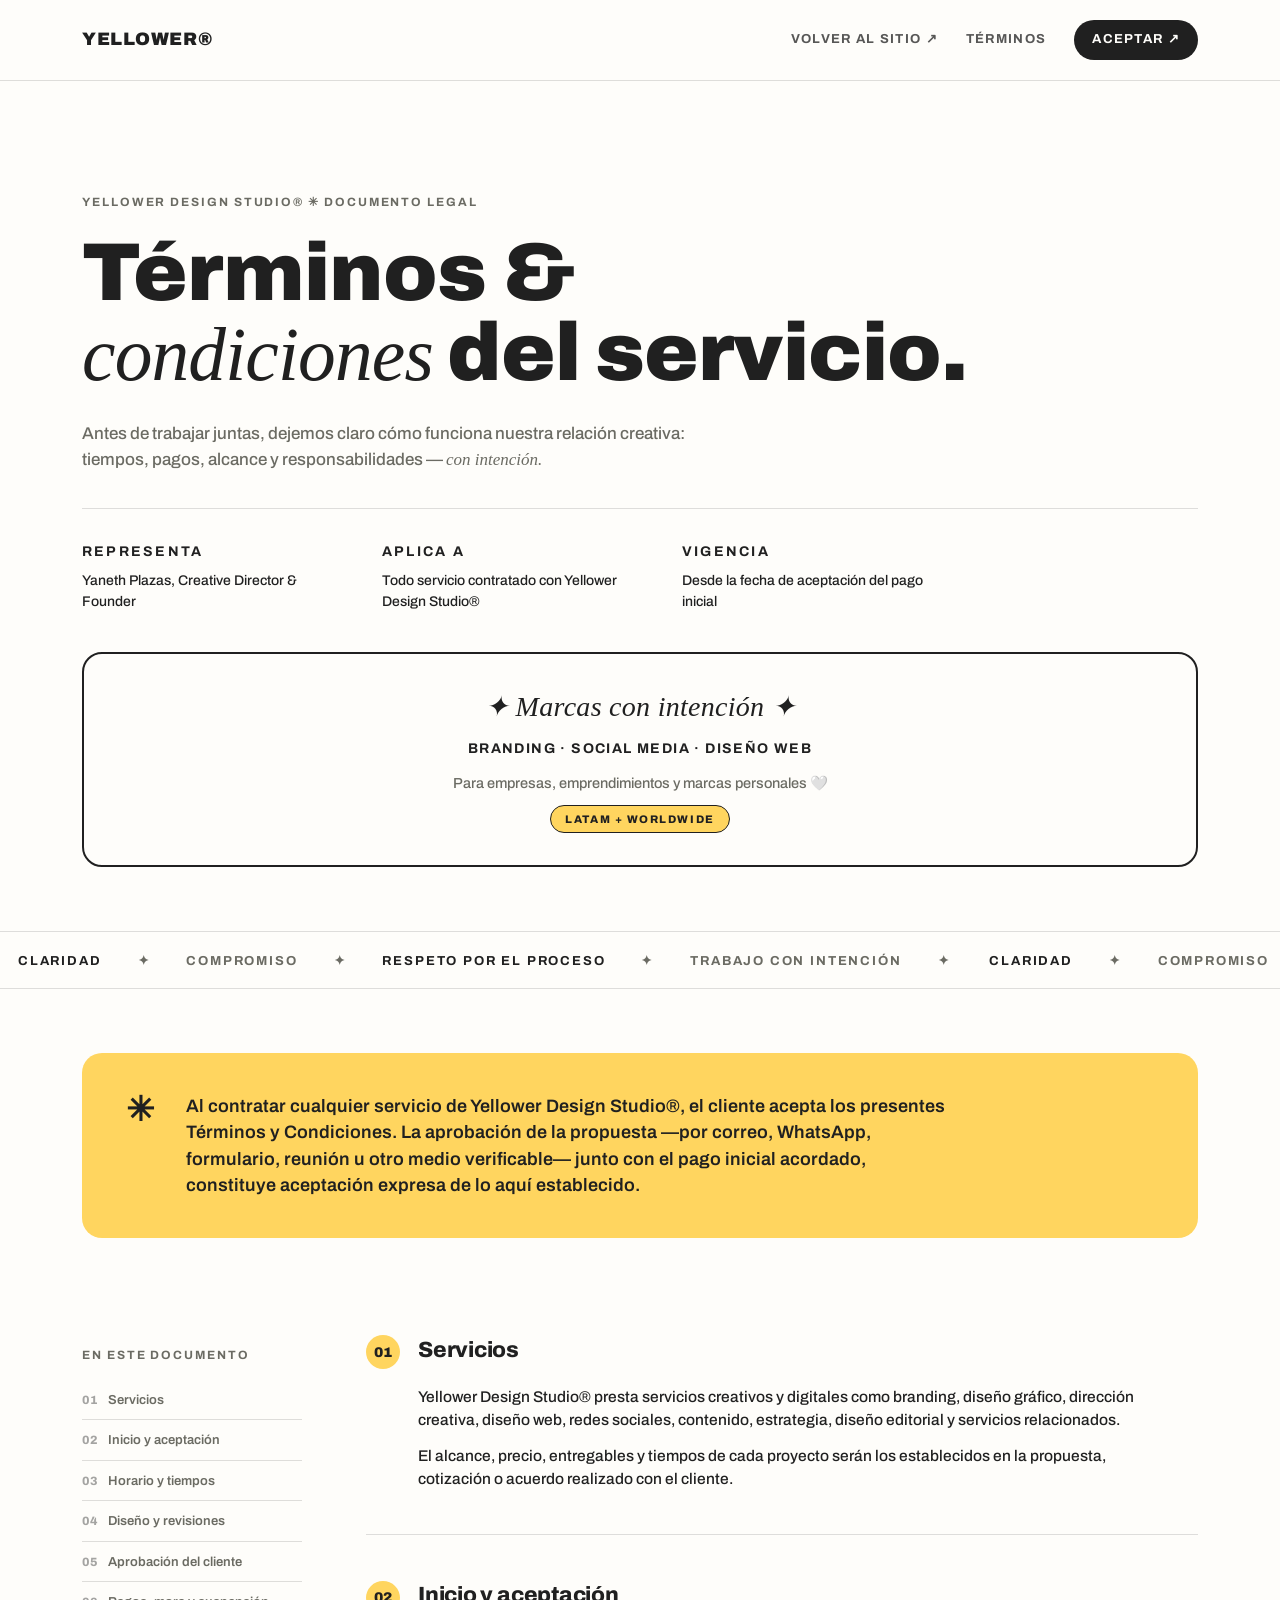
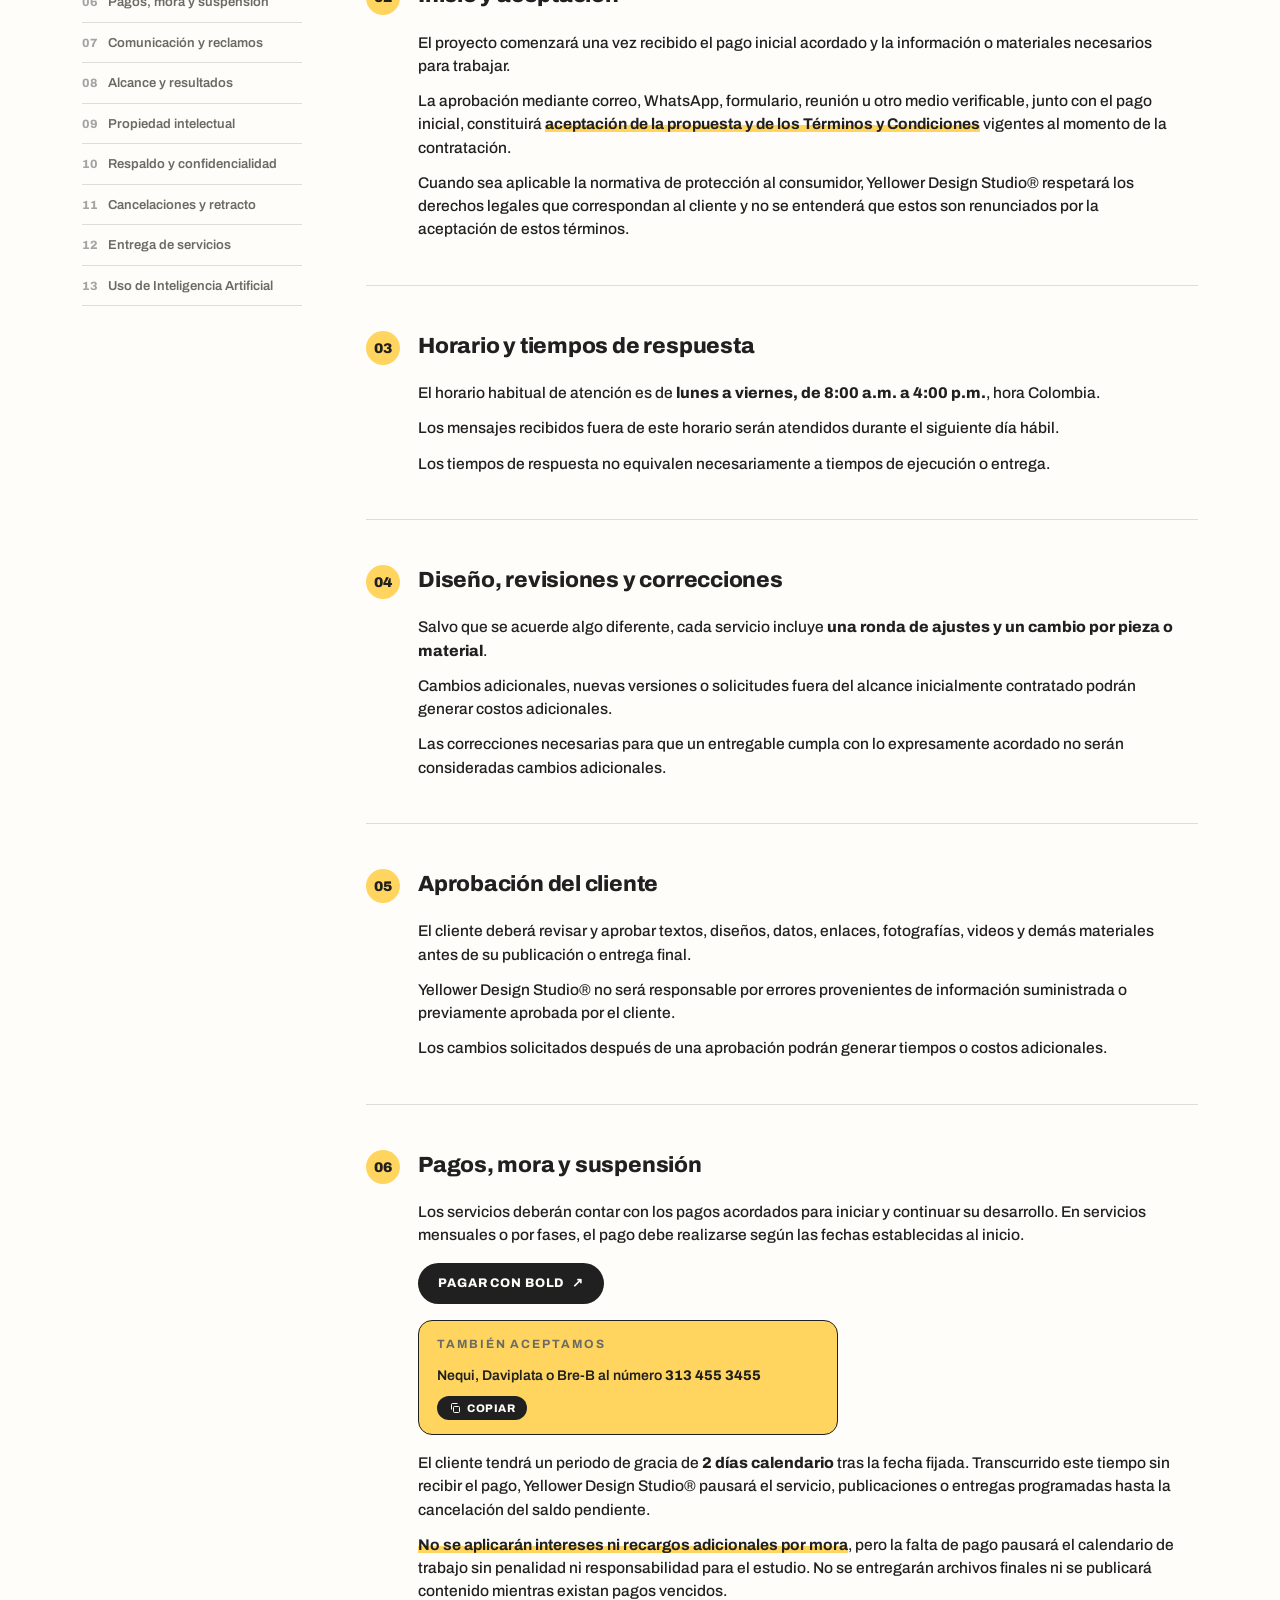
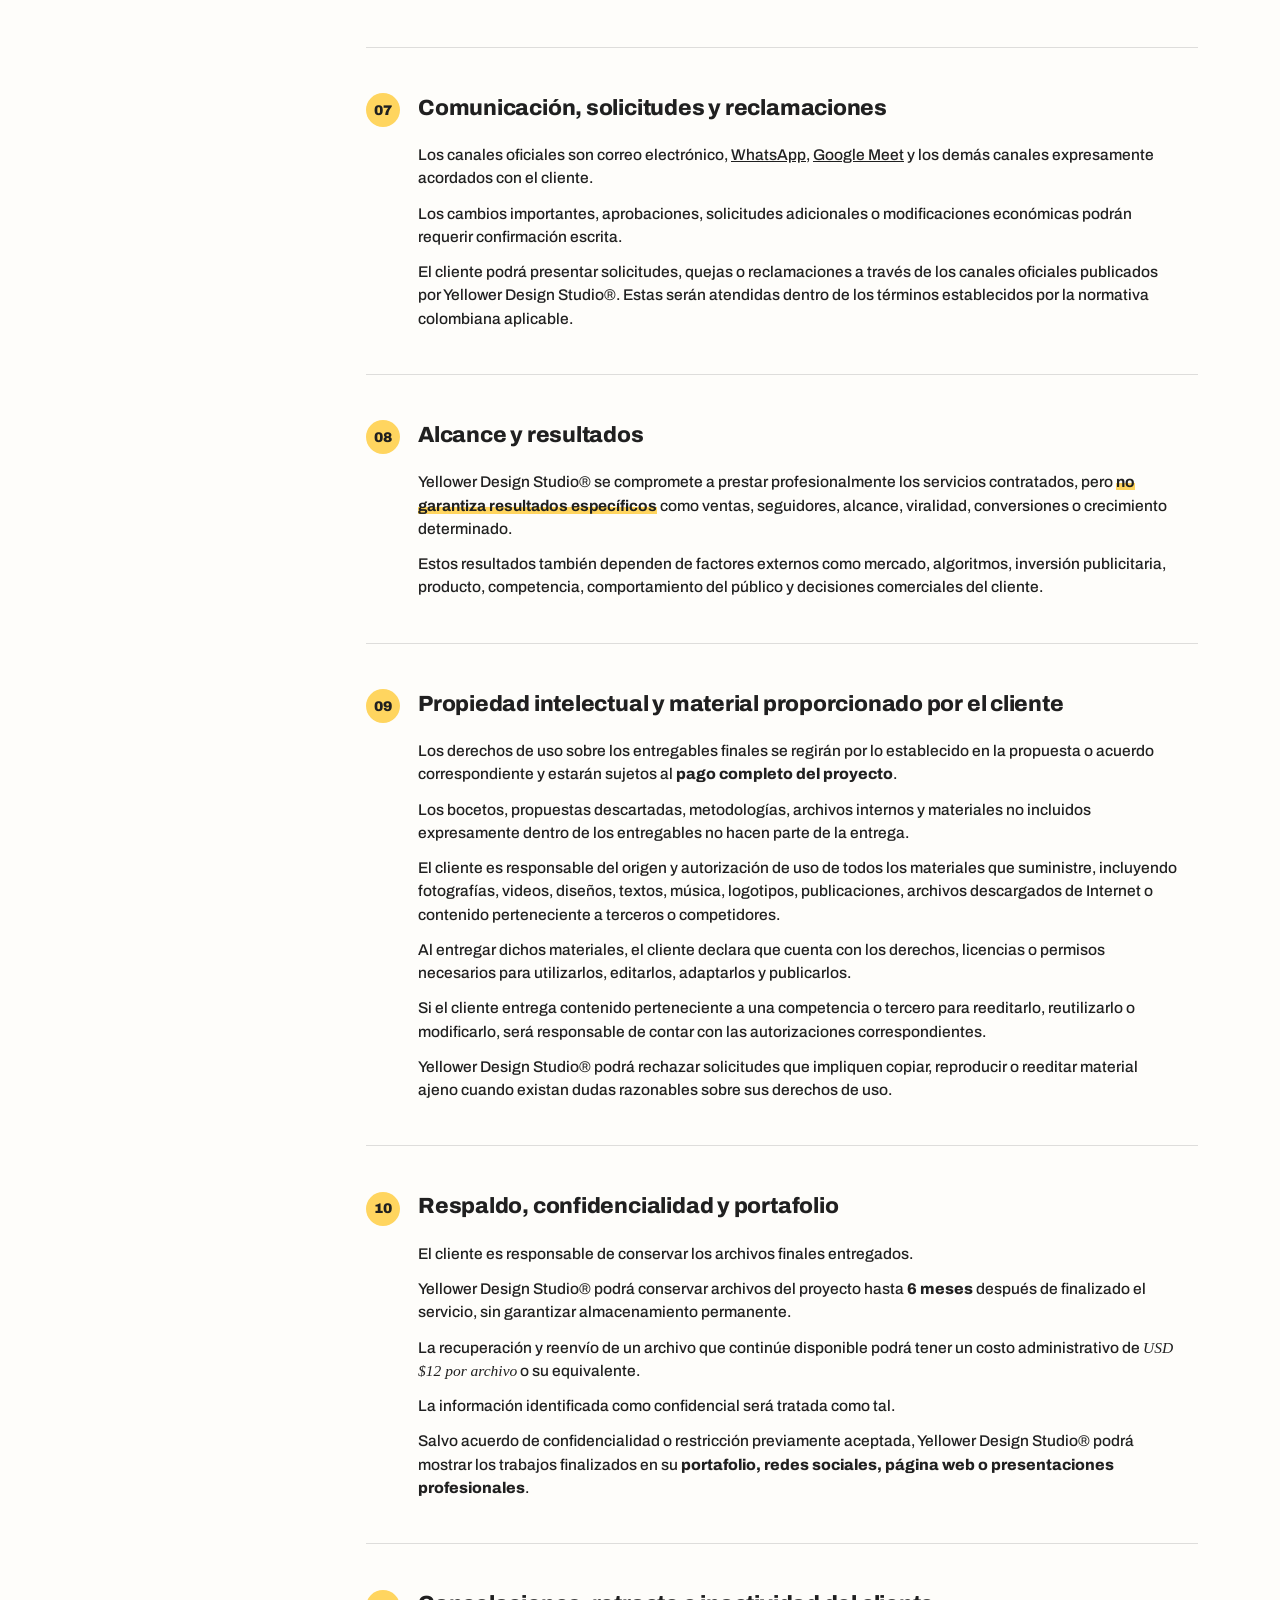
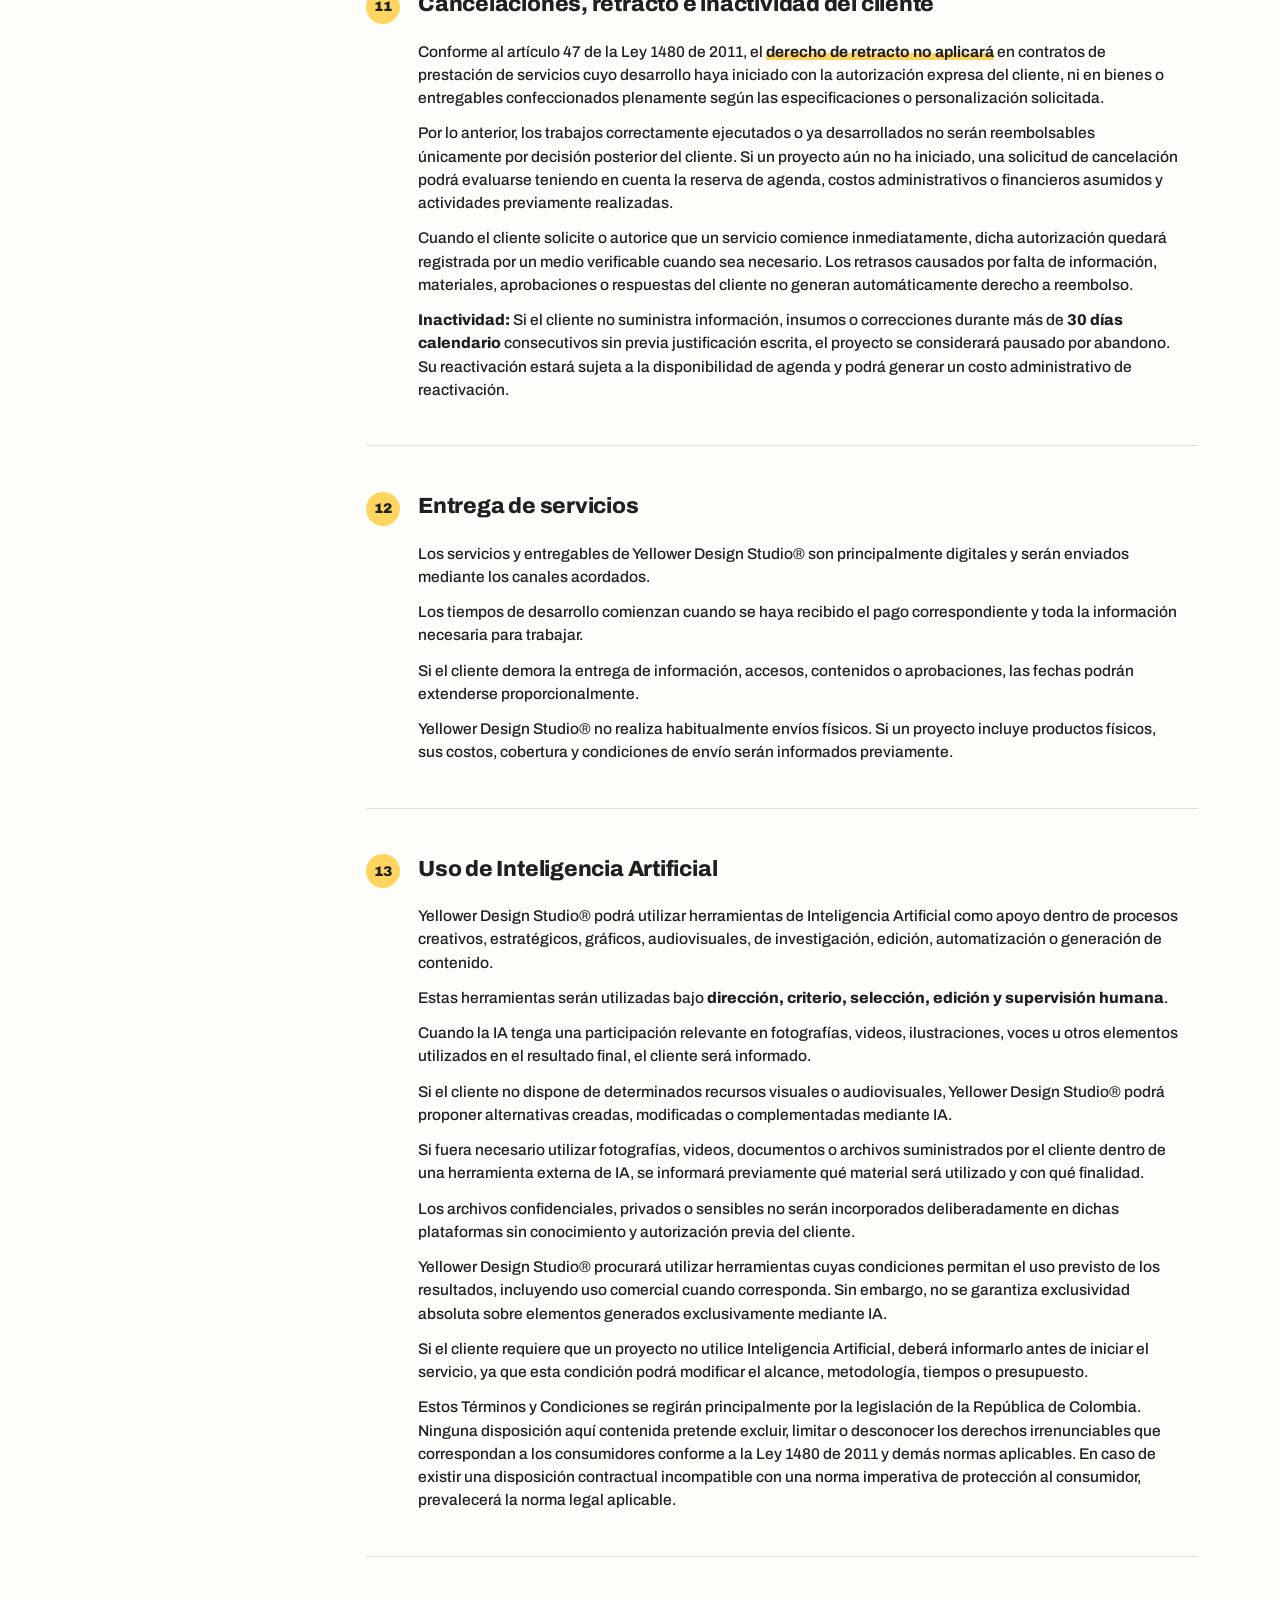
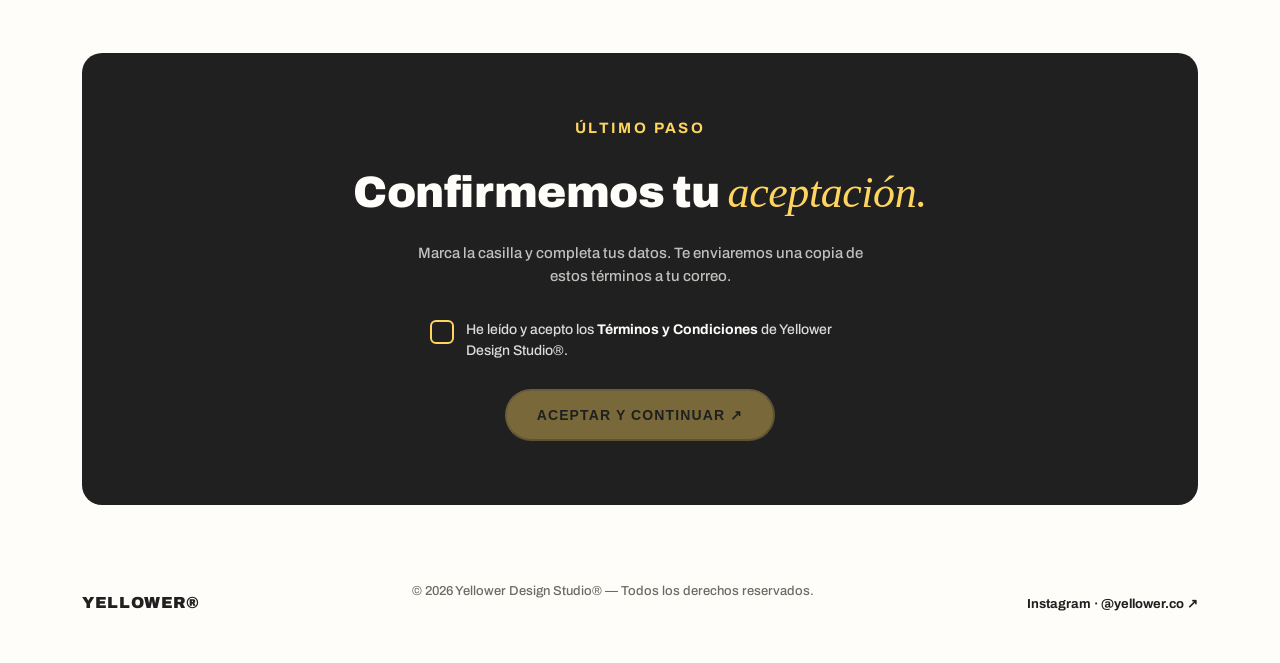
<file: tyc/terminos-y-condiciones (1).html>
<!DOCTYPE html>
<html lang="es">
<head>
<meta charset="UTF-8">
<meta name="viewport" content="width=device-width, initial-scale=1.0">
<title>Términos y Condiciones — Yellower Design Studio®</title>
<link rel="preconnect" href="https://fonts.googleapis.com">
<link rel="preconnect" href="https://fonts.gstatic.com" crossorigin>
<link href="https://fonts.googleapis.com/css2?family=Archivo:ital,wght@0,400;0,500;0,600;0,700;0,800;0,900;1,500&display=swap" rel="stylesheet">
<style>
  :root{
    --cream:#FEFDFA;
    --black:#202020;
    --yellow:#FFD55F;
    --grey:#6B6B63;
    --rule: rgba(32,32,32,0.14);
  }

  *{box-sizing:border-box;}
  html{scroll-behavior:smooth;}

  body{
    margin:0;
    background:var(--cream);
    color:var(--black);
    font-family:'Archivo', sans-serif;
    font-weight:500;
    -webkit-font-smoothing:antialiased;
    line-height:1.5;
    -webkit-user-select:none;
    -moz-user-select:none;
    -ms-user-select:none;
    user-select:none;
    -webkit-touch-callout:none;
  }

  img, svg{
    -webkit-user-drag:none;
    user-drag:none;
    -khtml-user-drag:none;
    -moz-user-drag:none;
    -o-user-drag:none;
    pointer-events:none;
  }

  .editorial{
    font-family: Georgia, 'Times New Roman', serif;
    font-style:italic;
    font-weight:400;
  }

  .eyebrow{
    text-transform:uppercase;
    letter-spacing:0.16em;
    font-size:12px;
    font-weight:700;
    color:var(--grey);
  }

  a{color:inherit;}

  /* ---------- NAV ---------- */
  header{
    position:sticky;
    top:0;
    z-index:50;
    background:rgba(254,253,250,0.88);
    backdrop-filter:blur(10px);
    border-bottom:1px solid var(--rule);
  }
  .nav-inner{
    max-width:1180px;
    margin:0 auto;
    padding:20px 32px;
    display:flex;
    align-items:center;
    justify-content:space-between;
  }
  .logo{
    font-weight:900;
    letter-spacing:0.04em;
    font-size:18px;
    text-decoration:none;
  }
  .nav-links{
    display:flex;
    align-items:center;
    gap:28px;
  }
  .nav-links a{
    font-size:13px;
    text-transform:uppercase;
    letter-spacing:0.1em;
    font-weight:700;
    text-decoration:none;
    color:var(--black);
    opacity:0.75;
    transition:opacity .2s ease;
  }
  .nav-links a:hover{opacity:1;}
  .nav-cta{
    background:var(--black);
    color:var(--cream) !important;
    padding:10px 18px;
    border-radius:999px;
    opacity:1 !important;
  }
  .nav-cta:hover{background:#000;}

  @media (max-width:720px){
    .nav-links a:not(.nav-cta){display:none;}
  }

  /* ---------- HERO ---------- */
  .hero{
    max-width:1180px;
    margin:0 auto;
    padding:100px 32px 64px;
  }
  .hero .eyebrow{margin-bottom:22px;}
  .hero h1{
    font-size:clamp(40px, 6.4vw, 84px);
    line-height:0.98;
    font-weight:900;
    letter-spacing:-0.01em;
    margin:0 0 28px;
    max-width:920px;
  }
  .hero h1 .editorial{font-size:0.92em;}
  .hero p.lead{
    max-width:620px;
    font-size:17px;
    color:var(--grey);
    font-weight:500;
    margin:0 0 36px;
  }
  .hero-meta{
    display:flex;
    flex-wrap:wrap;
    gap:14px 40px;
    padding-top:32px;
    border-top:1px solid var(--rule);
  }
  .hero-meta div{max-width:260px;}
  .hero-meta .eyebrow{margin-bottom:8px;}
  .hero-meta p{margin:0;font-size:14px;color:var(--black);}

  .positioning{
    margin-top:40px;
    padding:32px 36px;
    background:var(--cream);
    border:2px solid var(--black);
    border-radius:20px;
    text-align:center;
  }
  .positioning .p-tagline{
    font-family:Georgia, serif;
    font-style:italic;
    font-weight:400;
    font-size:clamp(20px, 3vw, 28px);
    margin:0 0 10px;
    letter-spacing:0.01em;
  }
  .positioning .p-services{
    font-size:14px;
    font-weight:700;
    text-transform:uppercase;
    letter-spacing:0.1em;
    margin:0 0 14px;
  }
  .positioning .p-audience{
    font-size:14.5px;
    color:var(--grey);
    font-weight:500;
    margin:0 0 10px;
  }
  .positioning .p-scope{
    display:inline-block;
    font-size:11px;
    font-weight:800;
    text-transform:uppercase;
    letter-spacing:0.14em;
    color:var(--black);
    background:var(--yellow);
    border:1.5px solid var(--black);
    border-radius:999px;
    padding:5px 14px;
  }

  /* ---------- MARQUEE ---------- */
  .marquee{
    border-top:1px solid var(--rule);
    border-bottom:1px solid var(--rule);
    overflow:hidden;
    padding:16px 0;
    white-space:nowrap;
  }
  .marquee-track{
    display:inline-block;
    animation: scroll 32s linear infinite;
  }
  .marquee span{
    font-size:13px;
    text-transform:uppercase;
    letter-spacing:0.14em;
    font-weight:700;
    color:var(--grey);
    padding:0 18px;
  }
  .marquee span.accent{color:var(--black);}
  @keyframes scroll{
    0%{transform:translateX(0);}
    100%{transform:translateX(-50%);}
  }
  @media (prefers-reduced-motion: reduce){
    .marquee-track{animation:none;}
  }

  /* ---------- ACCEPTANCE BLOCK ---------- */
  .acceptance-wrap{
    max-width:1180px;
    margin:0 auto;
    padding:64px 32px 0;
  }
  .acceptance{
    background:var(--yellow);
    border-radius:20px;
    padding:40px 44px;
    display:flex;
    gap:32px;
    align-items:flex-start;
  }
  .acceptance .mark{
    font-size:34px;
    font-weight:900;
    line-height:1;
    flex-shrink:0;
  }
  .acceptance p{
    margin:0;
    font-size:18px;
    font-weight:600;
    max-width:760px;
    line-height:1.45;
  }
  .acceptance p .name{
    font-family:Georgia, serif;
    font-style:italic;
    font-weight:400;
  }

  /* ---------- LAYOUT: TOC + CLAUSES ---------- */
  .content-wrap{
    max-width:1180px;
    margin:0 auto;
    padding:96px 32px 40px;
    display:grid;
    grid-template-columns:220px 1fr;
    gap:64px;
    align-items:start;
  }
  .toc{
    position:sticky;
    top:110px;
  }
  .toc .eyebrow{margin-bottom:18px;}
  .toc ol{
    list-style:none;
    margin:0;
    padding:0;
    display:flex;
    flex-direction:column;
    gap:2px;
  }
  .toc li a{
    display:flex;
    gap:10px;
    align-items:baseline;
    text-decoration:none;
    font-size:13px;
    font-weight:600;
    color:var(--grey);
    padding:9px 0;
    border-bottom:1px solid var(--rule);
    transition:color .2s ease, padding-left .2s ease;
  }
  .toc li a .n{
    font-weight:800;
    color:var(--black);
    opacity:0.4;
    font-size:12px;
  }
  .toc li a:hover{color:var(--black);padding-left:4px;}

  @media (max-width:880px){
    .content-wrap{grid-template-columns:1fr;}
    .toc{position:static;display:none;}
  }

  .clauses{
    display:flex;
    flex-direction:column;
  }
  .clause{
    padding:44px 0;
    border-bottom:1px solid var(--rule);
    scroll-margin-top:120px;
  }
  .clause:first-child{padding-top:0;}
  .clause-head{
    display:flex;
    align-items:baseline;
    gap:18px;
    margin-bottom:16px;
  }
  .clause-num{
    font-size:14px;
    font-weight:900;
    color:var(--black);
    background:var(--yellow);
    border-radius:999px;
    width:34px;
    height:34px;
    min-width:34px;
    display:flex;
    align-items:center;
    justify-content:center;
  }
  .clause h2{
    font-size:22px;
    font-weight:800;
    margin:0;
    letter-spacing:-0.01em;
  }
  .clause .body{
    margin-left:52px;
    color:var(--black);
    font-size:15.5px;
    font-weight:500;
    max-width:760px;
  }
  .clause .body p{margin:0 0 12px;}
  .clause .body p:last-child{margin-bottom:0;}
  .clause .body .callout{
    display:inline;
    background:linear-gradient(to top, var(--yellow) 42%, transparent 42%);
    font-weight:700;
  }
  .clause .body strong{font-weight:800;}
  .clause .body .cost{
    font-family:Georgia, serif;
    font-style:italic;
  }

  .bold-btn{
    display:inline-flex;
    align-items:center;
    gap:8px;
    background:var(--black);
    color:var(--cream);
    text-decoration:none;
    font-weight:800;
    font-size:12.5px;
    text-transform:uppercase;
    letter-spacing:0.07em;
    padding:11px 20px;
    border-radius:999px;
    margin:4px 0 16px;
    transition:transform .2s ease, background .2s ease;
  }
  .bold-btn:hover{background:#000; transform:translateY(-2px);}
  .bold-arrow{font-size:13px;}

  .alt-payments{
    background:var(--yellow);
    border:1.5px solid var(--black);
    border-radius:14px;
    padding:14px 18px;
    margin:0 0 16px;
    max-width:420px;
  }
  .alt-payments .eyebrow{margin-bottom:4px;}
  .alt-payments p:not(.eyebrow){
    margin:0;
    font-size:14px;
    font-weight:600;
  }
  .alt-payments .number-row{
    display:flex;
    align-items:center;
    gap:10px;
    flex-wrap:wrap;
  }
  .copy-btn{
    display:inline-flex;
    align-items:center;
    gap:6px;
    background:var(--black);
    color:var(--cream);
    border:none;
    border-radius:999px;
    padding:6px 12px;
    font-family:'Archivo', sans-serif;
    font-size:11px;
    font-weight:800;
    text-transform:uppercase;
    letter-spacing:0.05em;
    cursor:pointer;
    transition:background .2s ease, transform .2s ease;
  }
  .copy-btn:hover{transform:translateY(-1px);}
  .copy-btn svg{
    width:12px;
    height:12px;
    flex-shrink:0;
  }
  .copy-btn.copied{background:#5B7A4B;}

  @media (max-width:640px){
    .clause .body{margin-left:0;margin-top:6px;}
    .clause-head{gap:12px;}
  }

  /* ---------- SIGNATURE CTA ---------- */
  .sign-wrap{
    max-width:1180px;
    margin:0 auto;
    padding:40px 32px 0;
  }
  .signature{
    background:var(--black);
    color:var(--cream);
    border-radius:20px;
    padding:64px 48px;
    text-align:center;
    margin-top:16px;
  }
  .signature .eyebrow{color:var(--yellow);margin-bottom:20px;}
  .signature h2{
    font-size:clamp(28px,4vw,44px);
    font-weight:900;
    margin:0 0 16px;
    letter-spacing:-0.01em;
  }
  .signature h2 .editorial{color:var(--yellow);}
  .signature p{
    color:rgba(254,253,250,0.72);
    font-size:15px;
    max-width:460px;
    margin:0 auto 32px;
  }
  .btn-yellow{
    display:inline-flex;
    align-items:center;
    gap:10px;
    background:var(--yellow);
    color:var(--black);
    text-decoration:none;
    font-weight:800;
    font-size:14px;
    text-transform:uppercase;
    letter-spacing:0.08em;
    padding:16px 30px;
    border-radius:999px;
    transition:transform .2s ease;
  }
  .btn-yellow:hover{transform:translateY(-2px);}

  /* ---------- FOOTER ---------- */
  footer{
    max-width:1180px;
    margin:0 auto;
    padding:64px 32px 48px;
    display:flex;
    justify-content:space-between;
    align-items:flex-end;
    flex-wrap:wrap;
    gap:24px;
  }
  footer .logo{font-size:16px;}
  footer .fine{
    font-size:13px;
    color:var(--grey);
  }
  footer a.ig{
    text-decoration:none;
    font-size:13px;
    font-weight:700;
    color:var(--black);
  }

  .back-to-top{
    position:fixed;
    bottom:28px;
    right:28px;
    width:52px;
    height:52px;
    border-radius:50%;
    background:var(--black);
    color:var(--cream);
    border:none;
    display:flex;
    align-items:center;
    justify-content:center;
    cursor:pointer;
    z-index:100;
    box-shadow:0 8px 20px rgba(32,32,32,0.22);
    opacity:0;
    transform:translateY(12px);
    pointer-events:none;
    transition:opacity .3s ease, transform .3s ease, background .2s ease, color .2s ease;
  }
  .back-to-top.show{
    opacity:1;
    transform:translateY(0);
    pointer-events:auto;
  }
  .back-to-top:hover{
    background:var(--yellow);
    color:var(--black);
  }
  .back-to-top svg{
    width:20px;
    height:20px;
    pointer-events:none;
  }

  @media (max-width:640px){
    .back-to-top{
      bottom:20px;
      right:20px;
      width:46px;
      height:46px;
    }
  }

  /* ---------- ACCEPT CHECKBOX ---------- */
  .accept-check{
    display:flex;
    align-items:flex-start;
    gap:12px;
    max-width:420px;
    margin:0 auto 28px;
    cursor:pointer;
    text-align:left;
  }
  .accept-check input{
    position:absolute;
    opacity:0;
    width:0;
    height:0;
  }
  .checkbox-box{
    flex-shrink:0;
    width:24px;
    height:24px;
    border-radius:6px;
    border:2px solid var(--yellow);
    display:flex;
    align-items:center;
    justify-content:center;
    margin-top:1px;
    transition:background .2s ease, border-color .2s ease;
  }
  .checkbox-box svg{
    width:14px;
    height:14px;
    color:var(--black);
    opacity:0;
    transition:opacity .15s ease;
  }
  .accept-check input:checked + .checkbox-box{
    background:var(--yellow);
  }
  .accept-check input:checked + .checkbox-box svg{
    opacity:1;
  }
  .checkbox-label{
    font-size:14px;
    color:rgba(254,253,250,0.85);
    line-height:1.5;
  }
  .checkbox-label strong{color:var(--cream);}

  .btn-yellow:disabled{
    opacity:0.4;
    cursor:not-allowed;
    transform:none !important;
  }

  /* ---------- ACCEPTANCE MODAL ---------- */
  .modal-overlay{
    position:fixed;
    inset:0;
    background:rgba(32,32,32,0.55);
    display:flex;
    align-items:center;
    justify-content:center;
    padding:24px;
    z-index:200;
    opacity:0;
    pointer-events:none;
    transition:opacity .25s ease;
  }
  .modal-overlay.show{
    opacity:1;
    pointer-events:auto;
  }
  .modal-box{
    background:var(--cream);
    border-radius:24px;
    border:2px solid var(--black);
    padding:40px 36px;
    max-width:460px;
    width:100%;
    max-height:88vh;
    overflow-y:auto;
    position:relative;
    transform:translateY(16px);
    transition:transform .25s ease;
  }
  .modal-overlay.show .modal-box{transform:translateY(0);}
  .modal-close{
    position:absolute;
    top:18px;
    right:18px;
    width:32px;
    height:32px;
    border-radius:50%;
    background:transparent;
    border:1.5px solid var(--rule);
    color:var(--black);
    font-size:14px;
    cursor:pointer;
    display:flex;
    align-items:center;
    justify-content:center;
    transition:background .2s ease;
  }
  .modal-close:hover{background:var(--yellow); border-color:var(--black);}

  .modal-box h3{
    font-size:24px;
    font-weight:900;
    margin:6px 0 8px;
    letter-spacing:-0.01em;
  }
  .modal-sub{
    font-size:13.5px;
    color:var(--grey);
    font-weight:500;
    margin:0 0 24px;
    max-width:360px;
  }

  .field-label{
    display:block;
    font-size:11px;
    font-weight:800;
    text-transform:uppercase;
    letter-spacing:0.07em;
    color:var(--grey);
    margin:0 0 6px;
  }
  .field-input{
    width:100%;
    font-family:'Archivo', sans-serif;
    font-size:14px;
    font-weight:600;
    color:var(--black);
    background:var(--cream);
    border:2px solid var(--black);
    border-radius:10px;
    padding:11px 14px;
    margin-bottom:16px;
    outline:none;
    -webkit-user-select:text;
    user-select:text;
  }
  .field-input:focus{box-shadow:0 0 0 3px rgba(255,213,95,0.5);}
  .field-row{
    display:grid;
    grid-template-columns:1fr 1fr;
    gap:12px;
  }
  select.field-input{cursor:pointer;}

  .form-error{
    font-size:12.5px;
    font-weight:700;
    color:#B5482B;
    margin:-6px 0 12px;
    min-height:16px;
  }

  #acceptForm .btn-yellow, #successView .btn-yellow{
    width:100%;
    justify-content:center;
    margin-top:4px;
  }

  .success-view{
    display:none;
    text-align:center;
    padding:20px 0 4px;
  }
  .success-view.show{display:block;}
  .success-mark{
    display:inline-block;
    font-size:40px;
    color:var(--yellow);
    -webkit-text-stroke:1.5px var(--black);
    margin-bottom:14px;
  }
  .success-view h3{
    font-size:24px;
    font-weight:900;
    margin:0 0 12px;
  }
  .success-view p{
    font-size:14px;
    color:var(--grey);
    font-weight:500;
    margin:0 0 26px;
    max-width:340px;
    margin-left:auto;
    margin-right:auto;
  }

  @media (max-width:480px){
    .field-row{grid-template-columns:1fr;}
    .modal-box{padding:32px 24px;}
  }
</style>
</head>
<body>

<header>
  <div class="nav-inner">
    <a class="logo" href="#top">YELLOWER®</a>
    <nav class="nav-links">
      <a href="https://yellowerdesignstudio.com/">Volver al sitio ↗</a>
      <a href="#terminos">Términos</a>
      <a class="nav-cta" href="#aceptar">Aceptar ↗</a>
    </nav>
  </div>
</header>

<main id="top">

  <section class="hero">
    <p class="eyebrow">Yellower Design Studio® ✳ Documento legal</p>
    <h1>Términos &amp;<br><span class="editorial">condiciones</span> del servicio.</h1>
    <p class="lead">Antes de trabajar juntas, dejemos claro cómo funciona nuestra relación creativa: tiempos, pagos, alcance y responsabilidades — <span class="editorial">con intención.</span></p>
    <div class="hero-meta">
      <div>
        <p class="eyebrow">Representa</p>
        <p>Yaneth Plazas, Creative Director & Founder</p>
      </div>
      <div>
        <p class="eyebrow">Aplica a</p>
        <p>Todo servicio contratado con Yellower Design Studio®</p>
      </div>
      <div>
        <p class="eyebrow">Vigencia</p>
        <p>Desde la fecha de aceptación del pago inicial</p>
      </div>
    </div>

    <div class="positioning">
      <p class="p-tagline">✦ Marcas con intención ✦</p>
      <p class="p-services">Branding · Social Media · Diseño Web</p>
      <p class="p-audience">Para empresas, emprendimientos y marcas personales 🤍</p>
      <span class="p-scope">LATAM + Worldwide</span>
    </div>
  </section>

  <div class="marquee">
    <div class="marquee-track">
      <span class="accent">CLARIDAD</span><span>✦</span><span>COMPROMISO</span><span>✦</span><span class="accent">RESPETO POR EL PROCESO</span><span>✦</span><span>TRABAJO CON INTENCIÓN</span><span>✦</span>
      <span class="accent">CLARIDAD</span><span>✦</span><span>COMPROMISO</span><span>✦</span><span class="accent">RESPETO POR EL PROCESO</span><span>✦</span><span>TRABAJO CON INTENCIÓN</span><span>✦</span>
    </div>
  </div>

  <div class="acceptance-wrap">
    <div class="acceptance">
      <span class="mark">✳</span>
      <p>Al contratar cualquier servicio de Yellower Design Studio®, el cliente acepta los presentes Términos y Condiciones. La aprobación de la propuesta —por correo, WhatsApp, formulario, reunión u otro medio verificable— junto con el pago inicial acordado, constituye aceptación expresa de lo aquí establecido.</p>
    </div>
  </div>

  <div class="content-wrap" id="terminos">
    <aside class="toc">
      <p class="eyebrow">En este documento</p>
      <ol>
        <li><a href="#c1"><span class="n">01</span> Servicios</a></li>
        <li><a href="#c2"><span class="n">02</span> Inicio y aceptación</a></li>
        <li><a href="#c3"><span class="n">03</span> Horario y tiempos</a></li>
        <li><a href="#c4"><span class="n">04</span> Diseño y revisiones</a></li>
        <li><a href="#c5"><span class="n">05</span> Aprobación del cliente</a></li>
        <li><a href="#c6"><span class="n">06</span> Pagos, mora y suspensión</a></li>
        <li><a href="#c7"><span class="n">07</span> Comunicación y reclamos</a></li>
        <li><a href="#c8"><span class="n">08</span> Alcance y resultados</a></li>
        <li><a href="#c9"><span class="n">09</span> Propiedad intelectual</a></li>
        <li><a href="#c10"><span class="n">10</span> Respaldo y confidencialidad</a></li>
        <li><a href="#c11"><span class="n">11</span> Cancelaciones y retracto</a></li>
        <li><a href="#c12"><span class="n">12</span> Entrega de servicios</a></li>
        <li><a href="#c13"><span class="n">13</span> Uso de Inteligencia Artificial</a></li>
      </ol>
    </aside>

    <div class="clauses">

      <article class="clause" id="c1">
        <div class="clause-head"><span class="clause-num">01</span><h2>Servicios</h2></div>
        <div class="body">
          <p>Yellower Design Studio® presta servicios creativos y digitales como branding, diseño gráfico, dirección creativa, diseño web, redes sociales, contenido, estrategia, diseño editorial y servicios relacionados.</p>
          <p>El alcance, precio, entregables y tiempos de cada proyecto serán los establecidos en la propuesta, cotización o acuerdo realizado con el cliente.</p>
        </div>
      </article>

      <article class="clause" id="c2">
        <div class="clause-head"><span class="clause-num">02</span><h2>Inicio y aceptación</h2></div>
        <div class="body">
          <p>El proyecto comenzará una vez recibido el pago inicial acordado y la información o materiales necesarios para trabajar.</p>
          <p>La aprobación mediante correo, WhatsApp, formulario, reunión u otro medio verificable, junto con el pago inicial, constituirá <span class="callout">aceptación de la propuesta y de los Términos y Condiciones</span> vigentes al momento de la contratación.</p>
          <p>Cuando sea aplicable la normativa de protección al consumidor, Yellower Design Studio® respetará los derechos legales que correspondan al cliente y no se entenderá que estos son renunciados por la aceptación de estos términos.</p>
        </div>
      </article>

      <article class="clause" id="c3">
        <div class="clause-head"><span class="clause-num">03</span><h2>Horario y tiempos de respuesta</h2></div>
        <div class="body">
          <p>El horario habitual de atención es de <strong>lunes a viernes, de 8:00 a.m. a 4:00 p.m.</strong>, hora Colombia.</p>
          <p>Los mensajes recibidos fuera de este horario serán atendidos durante el siguiente día hábil.</p>
          <p>Los tiempos de respuesta no equivalen necesariamente a tiempos de ejecución o entrega.</p>
        </div>
      </article>

      <article class="clause" id="c4">
        <div class="clause-head"><span class="clause-num">04</span><h2>Diseño, revisiones y correcciones</h2></div>
        <div class="body">
          <p>Salvo que se acuerde algo diferente, cada servicio incluye <strong>una ronda de ajustes y un cambio por pieza o material</strong>.</p>
          <p>Cambios adicionales, nuevas versiones o solicitudes fuera del alcance inicialmente contratado podrán generar costos adicionales.</p>
          <p>Las correcciones necesarias para que un entregable cumpla con lo expresamente acordado no serán consideradas cambios adicionales.</p>
        </div>
      </article>

      <article class="clause" id="c5">
        <div class="clause-head"><span class="clause-num">05</span><h2>Aprobación del cliente</h2></div>
        <div class="body">
          <p>El cliente deberá revisar y aprobar textos, diseños, datos, enlaces, fotografías, videos y demás materiales antes de su publicación o entrega final.</p>
          <p>Yellower Design Studio® no será responsable por errores provenientes de información suministrada o previamente aprobada por el cliente.</p>
          <p>Los cambios solicitados después de una aprobación podrán generar tiempos o costos adicionales.</p>
        </div>
      </article>

      <article class="clause" id="c6">
        <div class="clause-head"><span class="clause-num">06</span><h2>Pagos, mora y suspensión</h2></div>
        <div class="body">
          <p>Los servicios deberán contar con los pagos acordados para iniciar y continuar su desarrollo. En servicios mensuales o por fases, el pago debe realizarse según las fechas establecidas al inicio.</p>

          <a class="bold-btn" href="https://checkout.bold.co/payment/LNK_QBI7F5ZOXX" target="_blank" rel="noopener">
            <span>Pagar con BOLD</span>
            <span class="bold-arrow">↗</span>
          </a>

          <div class="alt-payments">
            <p class="eyebrow">También aceptamos</p>
            <div class="number-row">
              <p>Nequi, Daviplata o Bre-B al número <strong>313 455 3455</strong></p>
              <button type="button" class="copy-btn" data-copy="3134553455" aria-label="Copiar número">
                <svg viewBox="0 0 24 24" fill="none" xmlns="http://www.w3.org/2000/svg"><rect x="9" y="9" width="12" height="12" rx="2" stroke="currentColor" stroke-width="2"/><path d="M5 15V5a2 2 0 0 1 2-2h10" stroke="currentColor" stroke-width="2"/></svg>
                <span class="copy-label">Copiar</span>
              </button>
            </div>
          </div>

          <p>El cliente tendrá un periodo de gracia de <strong>2 días calendario</strong> tras la fecha fijada. Transcurrido este tiempo sin recibir el pago, Yellower Design Studio® pausará el servicio, publicaciones o entregas programadas hasta la cancelación del saldo pendiente.</p>
          <p><span class="callout">No se aplicarán intereses ni recargos adicionales por mora</span>, pero la falta de pago pausará el calendario de trabajo sin penalidad ni responsabilidad para el estudio. No se entregarán archivos finales ni se publicará contenido mientras existan pagos vencidos.</p>
        </div>
      </article>

      <article class="clause" id="c7">
        <div class="clause-head"><span class="clause-num">07</span><h2>Comunicación, solicitudes y reclamaciones</h2></div>
        <div class="body">
          <p>Los canales oficiales son correo electrónico, <a href="https://wa.me/573134553455" target="_blank" rel="noopener" style="text-decoration:underline;">WhatsApp</a>, <a href="https://calendar.app.google/DcmWvT41UvfwSJD48" target="_blank" rel="noopener" style="text-decoration:underline;">Google Meet</a> y los demás canales expresamente acordados con el cliente.</p>
          <p>Los cambios importantes, aprobaciones, solicitudes adicionales o modificaciones económicas podrán requerir confirmación escrita.</p>
          <p>El cliente podrá presentar solicitudes, quejas o reclamaciones a través de los canales oficiales publicados por Yellower Design Studio®. Estas serán atendidas dentro de los términos establecidos por la normativa colombiana aplicable.</p>
        </div>
      </article>

      <article class="clause" id="c8">
        <div class="clause-head"><span class="clause-num">08</span><h2>Alcance y resultados</h2></div>
        <div class="body">
          <p>Yellower Design Studio® se compromete a prestar profesionalmente los servicios contratados, pero <span class="callout">no garantiza resultados específicos</span> como ventas, seguidores, alcance, viralidad, conversiones o crecimiento determinado.</p>
          <p>Estos resultados también dependen de factores externos como mercado, algoritmos, inversión publicitaria, producto, competencia, comportamiento del público y decisiones comerciales del cliente.</p>
        </div>
      </article>

      <article class="clause" id="c9">
        <div class="clause-head"><span class="clause-num">09</span><h2>Propiedad intelectual y material proporcionado por el cliente</h2></div>
        <div class="body">
          <p>Los derechos de uso sobre los entregables finales se regirán por lo establecido en la propuesta o acuerdo correspondiente y estarán sujetos al <strong>pago completo del proyecto</strong>.</p>
          <p>Los bocetos, propuestas descartadas, metodologías, archivos internos y materiales no incluidos expresamente dentro de los entregables no hacen parte de la entrega.</p>
          <p>El cliente es responsable del origen y autorización de uso de todos los materiales que suministre, incluyendo fotografías, videos, diseños, textos, música, logotipos, publicaciones, archivos descargados de Internet o contenido perteneciente a terceros o competidores.</p>
          <p>Al entregar dichos materiales, el cliente declara que cuenta con los derechos, licencias o permisos necesarios para utilizarlos, editarlos, adaptarlos y publicarlos.</p>
          <p>Si el cliente entrega contenido perteneciente a una competencia o tercero para reeditarlo, reutilizarlo o modificarlo, será responsable de contar con las autorizaciones correspondientes.</p>
          <p>Yellower Design Studio® podrá rechazar solicitudes que impliquen copiar, reproducir o reeditar material ajeno cuando existan dudas razonables sobre sus derechos de uso.</p>
        </div>
      </article>

      <article class="clause" id="c10">
        <div class="clause-head"><span class="clause-num">10</span><h2>Respaldo, confidencialidad y portafolio</h2></div>
        <div class="body">
          <p>El cliente es responsable de conservar los archivos finales entregados.</p>
          <p>Yellower Design Studio® podrá conservar archivos del proyecto hasta <strong>6 meses</strong> después de finalizado el servicio, sin garantizar almacenamiento permanente.</p>
          <p>La recuperación y reenvío de un archivo que continúe disponible podrá tener un costo administrativo de <span class="cost">USD $12 por archivo</span> o su equivalente.</p>
          <p>La información identificada como confidencial será tratada como tal.</p>
          <p>Salvo acuerdo de confidencialidad o restricción previamente aceptada, Yellower Design Studio® podrá mostrar los trabajos finalizados en su <strong>portafolio, redes sociales, página web o presentaciones profesionales</strong>.</p>
        </div>
      </article>

      <article class="clause" id="c11">
        <div class="clause-head"><span class="clause-num">11</span><h2>Cancelaciones, retracto e inactividad del cliente</h2></div>
        <div class="body">
          <p>Conforme al artículo 47 de la Ley 1480 de 2011, el <span class="callout">derecho de retracto no aplicará</span> en contratos de prestación de servicios cuyo desarrollo haya iniciado con la autorización expresa del cliente, ni en bienes o entregables confeccionados plenamente según las especificaciones o personalización solicitada.</p>
          <p>Por lo anterior, los trabajos correctamente ejecutados o ya desarrollados no serán reembolsables únicamente por decisión posterior del cliente. Si un proyecto aún no ha iniciado, una solicitud de cancelación podrá evaluarse teniendo en cuenta la reserva de agenda, costos administrativos o financieros asumidos y actividades previamente realizadas.</p>
          <p>Cuando el cliente solicite o autorice que un servicio comience inmediatamente, dicha autorización quedará registrada por un medio verificable cuando sea necesario. Los retrasos causados por falta de información, materiales, aprobaciones o respuestas del cliente no generan automáticamente derecho a reembolso.</p>
          <p><strong>Inactividad:</strong> Si el cliente no suministra información, insumos o correcciones durante más de <strong>30 días calendario</strong> consecutivos sin previa justificación escrita, el proyecto se considerará pausado por abandono. Su reactivación estará sujeta a la disponibilidad de agenda y podrá generar un costo administrativo de reactivación.</p>
        </div>
      </article>

      <article class="clause" id="c12">
        <div class="clause-head"><span class="clause-num">12</span><h2>Entrega de servicios</h2></div>
        <div class="body">
          <p>Los servicios y entregables de Yellower Design Studio® son principalmente digitales y serán enviados mediante los canales acordados.</p>
          <p>Los tiempos de desarrollo comienzan cuando se haya recibido el pago correspondiente y toda la información necesaria para trabajar.</p>
          <p>Si el cliente demora la entrega de información, accesos, contenidos o aprobaciones, las fechas podrán extenderse proporcionalmente.</p>
          <p>Yellower Design Studio® no realiza habitualmente envíos físicos. Si un proyecto incluye productos físicos, sus costos, cobertura y condiciones de envío serán informados previamente.</p>
        </div>
      </article>

      <article class="clause" id="c13">
        <div class="clause-head"><span class="clause-num">13</span><h2>Uso de Inteligencia Artificial</h2></div>
        <div class="body">
          <p>Yellower Design Studio® podrá utilizar herramientas de Inteligencia Artificial como apoyo dentro de procesos creativos, estratégicos, gráficos, audiovisuales, de investigación, edición, automatización o generación de contenido.</p>
          <p>Estas herramientas serán utilizadas bajo <strong>dirección, criterio, selección, edición y supervisión humana</strong>.</p>
          <p>Cuando la IA tenga una participación relevante en fotografías, videos, ilustraciones, voces u otros elementos utilizados en el resultado final, el cliente será informado.</p>
          <p>Si el cliente no dispone de determinados recursos visuales o audiovisuales, Yellower Design Studio® podrá proponer alternativas creadas, modificadas o complementadas mediante IA.</p>
          <p>Si fuera necesario utilizar fotografías, videos, documentos o archivos suministrados por el cliente dentro de una herramienta externa de IA, se informará previamente qué material será utilizado y con qué finalidad.</p>
          <p>Los archivos confidenciales, privados o sensibles no serán incorporados deliberadamente en dichas plataformas sin conocimiento y autorización previa del cliente.</p>
          <p>Yellower Design Studio® procurará utilizar herramientas cuyas condiciones permitan el uso previsto de los resultados, incluyendo uso comercial cuando corresponda. Sin embargo, no se garantiza exclusividad absoluta sobre elementos generados exclusivamente mediante IA.</p>
          <p>Si el cliente requiere que un proyecto no utilice Inteligencia Artificial, deberá informarlo antes de iniciar el servicio, ya que esta condición podrá modificar el alcance, metodología, tiempos o presupuesto.</p>
          <p>Estos Términos y Condiciones se regirán principalmente por la legislación de la República de Colombia. Ninguna disposición aquí contenida pretende excluir, limitar o desconocer los derechos irrenunciables que correspondan a los consumidores conforme a la Ley 1480 de 2011 y demás normas aplicables. En caso de existir una disposición contractual incompatible con una norma imperativa de protección al consumidor, prevalecerá la norma legal aplicable.</p>
        </div>
      </article>

    </div>
  </div>

  <div class="sign-wrap" id="aceptar">
    <div class="signature">
      <p class="eyebrow">Último paso</p>
      <h2>Confirmemos tu <span class="editorial">aceptación.</span></h2>
      <p>Marca la casilla y completa tus datos. Te enviaremos una copia de estos términos a tu correo.</p>

      <label class="accept-check">
        <input type="checkbox" id="acceptCheckbox">
        <span class="checkbox-box"><svg viewBox="0 0 24 24" fill="none" xmlns="http://www.w3.org/2000/svg"><path d="M5 13L9.5 17.5L19 7" stroke="currentColor" stroke-width="3" stroke-linecap="round" stroke-linejoin="round"/></svg></span>
        <span class="checkbox-label">He leído y acepto los <strong>Términos y Condiciones</strong> de Yellower Design Studio®.</span>
      </label>

      <button type="button" class="btn-yellow" id="openFormBtn" disabled>Aceptar y continuar ↗</button>
    </div>
  </div>

  <!-- ---------- ACCEPTANCE MODAL ---------- -->
  <div class="modal-overlay" id="modalOverlay">
    <div class="modal-box">
      <button type="button" class="modal-close" id="modalCloseBtn" aria-label="Cerrar">✕</button>

      <div id="formView">
        <p class="eyebrow">✳ Confirmación de aceptación</p>
        <h3>Completa tus datos</h3>
        <p class="modal-sub">Con esto confirmamos que aceptaste los términos, y te enviamos una copia a tu correo.</p>

        <form id="acceptForm">
          <label class="field-label" for="f-nombre">Nombre completo</label>
          <input class="field-input" type="text" id="f-nombre" name="nombre" required>

          <div class="field-row">
            <div>
              <label class="field-label" for="f-tipoId">Tipo de identificación</label>
              <select class="field-input" id="f-tipoId" name="tipoId" required>
                <option value="">Selecciona…</option>
                <option value="Cédula">Cédula</option>
                <option value="ID exterior">ID exterior</option>
                <option value="Pasaporte">Pasaporte</option>
              </select>
            </div>
            <div>
              <label class="field-label" for="f-numeroId">Número de identificación</label>
              <input class="field-input" type="text" id="f-numeroId" name="numeroId" required>
            </div>
          </div>

          <label class="field-label" for="f-whatsapp">WhatsApp</label>
          <input class="field-input" type="tel" id="f-whatsapp" name="whatsapp" placeholder="+57 300 000 0000" required>

          <label class="field-label" for="f-correo">Correo electrónico</label>
          <input class="field-input" type="email" id="f-correo" name="correo" required>

          <p class="form-error" id="formError">&nbsp;</p>

          <button type="submit" class="btn-yellow" id="submitBtn" disabled>Confirmar aceptación ↗</button>
        </form>
      </div>

      <div id="successView" class="success-view">
        <span class="success-mark">✳</span>
        <h3>¡Listo!</h3>
        <p>Registramos tu aceptación de los Términos y Condiciones. Te enviamos una copia a tu correo electrónico.</p>
        <button type="button" class="btn-yellow" id="closeSuccessBtn">Cerrar</button>
      </div>
    </div>
  </div>

  <footer>
    <div>
      <a class="logo" href="#top">YELLOWER®</a>
    </div>
    <p class="fine">© 2026 Yellower Design Studio® — Todos los derechos reservados.</p>
    <a class="ig" href="https://www.instagram.com/yellower.co/" target="_blank" rel="noopener">Instagram · @yellower.co ↗</a>
  </footer>

</main>

<button id="backToTop" class="back-to-top" aria-label="Volver arriba">
  <svg viewBox="0 0 24 24" fill="none" xmlns="http://www.w3.org/2000/svg">
    <path d="M12 19V5M12 5L6 11M12 5L18 11" stroke="currentColor" stroke-width="2.3" stroke-linecap="round" stroke-linejoin="round"/>
  </svg>
</button>

<script>
  (function(){
    const btn = document.getElementById('backToTop');

    function toggleVisibility(){
      if(window.scrollY > 400){
        btn.classList.add('show');
      } else {
        btn.classList.remove('show');
      }
    }

    window.addEventListener('scroll', toggleVisibility, { passive:true });
    toggleVisibility();

    btn.addEventListener('click', () => {
      window.scrollTo({ top:0, behavior:'smooth' });
    });
  })();

  // ---------- COPY PAYMENT NUMBER ----------
  (function(){
    const copyBtn = document.querySelector('.copy-btn');
    if(!copyBtn) return;
    const label = copyBtn.querySelector('.copy-label');
    const originalText = label.textContent;
    const value = copyBtn.dataset.copy;

    copyBtn.addEventListener('click', async () => {
      try {
        if(navigator.clipboard && navigator.clipboard.writeText){
          await navigator.clipboard.writeText(value);
        } else {
          const temp = document.createElement('textarea');
          temp.value = value;
          temp.style.position = 'fixed';
          temp.style.opacity = '0';
          document.body.appendChild(temp);
          temp.select();
          document.execCommand('copy');
          document.body.removeChild(temp);
        }
        copyBtn.classList.add('copied');
        label.textContent = 'Copiado ✓';
        setTimeout(() => {
          copyBtn.classList.remove('copied');
          label.textContent = originalText;
        }, 1800);
      } catch(err){
        label.textContent = 'Error';
        setTimeout(() => { label.textContent = originalText; }, 1800);
      }
    });
  // ---------- ACCEPTANCE FORM ----------
  (function(){
    // ⚠️ IMPORTANT: replace this with your own Google Apps Script Web App URL.
    // See the setup guide provided alongside this file.
    const GOOGLE_SCRIPT_URL = 'PEGA_AQUI_TU_URL_DE_GOOGLE_APPS_SCRIPT';

    const checkbox = document.getElementById('acceptCheckbox');
    const openFormBtn = document.getElementById('openFormBtn');
    const overlay = document.getElementById('modalOverlay');
    const closeBtn = document.getElementById('modalCloseBtn');
    const form = document.getElementById('acceptForm');
    const formView = document.getElementById('formView');
    const successView = document.getElementById('successView');
    const closeSuccessBtn = document.getElementById('closeSuccessBtn');
    const submitBtn = document.getElementById('submitBtn');
    const formError = document.getElementById('formError');

    const requiredFields = [
      document.getElementById('f-nombre'),
      document.getElementById('f-tipoId'),
      document.getElementById('f-numeroId'),
      document.getElementById('f-whatsapp'),
      document.getElementById('f-correo')
    ];

    // The confirm button stays locked until the checkbox is accepted AND
    // every mandatory field has a value — not just on submit attempt.
    function updateSubmitState(){
      const allFilled = requiredFields.every(field => field.value.trim() !== '');
      submitBtn.disabled = !(checkbox.checked && allFilled);
    }

    requiredFields.forEach(field => {
      field.addEventListener('input', updateSubmitState);
      field.addEventListener('change', updateSubmitState);
    });

    checkbox.addEventListener('change', () => {
      openFormBtn.disabled = !checkbox.checked;
      updateSubmitState();
    });

    function openModal(){
      overlay.classList.add('show');
      document.body.style.overflow = 'hidden';
      updateSubmitState();
    }
    function closeModal(){
      overlay.classList.remove('show');
      document.body.style.overflow = '';
    }

    openFormBtn.addEventListener('click', () => {
      if(!checkbox.checked) return;
      openModal();
    });
    closeBtn.addEventListener('click', closeModal);
    overlay.addEventListener('click', (e) => {
      if(e.target === overlay) closeModal();
    });
    closeSuccessBtn.addEventListener('click', () => {
      closeModal();
      // reset to the form view for any future use of the modal
      setTimeout(() => {
        successView.classList.remove('show');
        formView.style.display = '';
        form.reset();
        updateSubmitState();
      }, 250);
    });

    form.addEventListener('submit', async (e) => {
      e.preventDefault();
      formError.textContent = '\u00A0';

      const data = {
        nombre: document.getElementById('f-nombre').value.trim(),
        tipoId: document.getElementById('f-tipoId').value,
        numeroId: document.getElementById('f-numeroId').value.trim(),
        whatsapp: document.getElementById('f-whatsapp').value.trim(),
        correo: document.getElementById('f-correo').value.trim(),
        documento: 'Términos y Condiciones — Yellower Design Studio®',
        fecha: new Date().toISOString()
      };

      if(!data.nombre || !data.tipoId || !data.numeroId || !data.whatsapp || !data.correo){
        formError.textContent = 'Por favor completa todos los campos.';
        return;
      }

      submitBtn.disabled = true;
      submitBtn.textContent = 'Enviando…';

      try {
        // 'no-cors' is required because Apps Script Web Apps don't return
        // CORS headers for anonymous requests — we can't read the response,
        // but the request still reaches the script and runs normally.
        await fetch(GOOGLE_SCRIPT_URL, {
          method: 'POST',
          mode: 'no-cors',
          headers: { 'Content-Type': 'text/plain' },
          body: JSON.stringify(data)
        });

        formView.style.display = 'none';
        successView.classList.add('show');
      } catch(err){
        formError.textContent = 'No pudimos enviar tu confirmación. Intenta de nuevo.';
      } finally {
        submitBtn.disabled = false;
        submitBtn.textContent = 'Confirmar aceptación ↗';
      }
    });
  })();
</script>

</body>
</html>
</file>
<file: css/currencyScript.css>
/* ---------- CURRENCY SWITCH ---------- */
.currency-switch-container {
  display: flex;
  align-items: center;
  justify-content: center;
  gap: 12px;
  margin-bottom: 24px;
  font-family: 'Archivo', sans-serif;
  font-weight: 800;
  font-size: 14px;
  color: var(--black, #202020);
}

.switch {
  position: relative;
  display: inline-block;
  width: 52px;
  height: 28px;
}

.switch input { 
  opacity: 0;
  width: 0;
  height: 0;
}

.slider {
  position: absolute;
  cursor: pointer;
  top: 0; left: 0; right: 0; bottom: 0;
  background-color: transparent;
  border: 2px solid var(--black, #202020);
  transition: .3s cubic-bezier(0.4, 0, 0.2, 1);
  border-radius: 28px;
}

.slider:before {
  position: absolute;
  content: "";
  height: 18px;
  width: 18px;
  left: 3px;
  bottom: 3px;
  background-color: var(--black, #202020);
  transition: .3s cubic-bezier(0.4, 0, 0.2, 1);
  border-radius: 50%;
}

input:checked + .slider {
  background-color: var(--yellow, #FFD45F);
}

input:checked + .slider:before {
  transform: translateX(24px);
}
</file>
